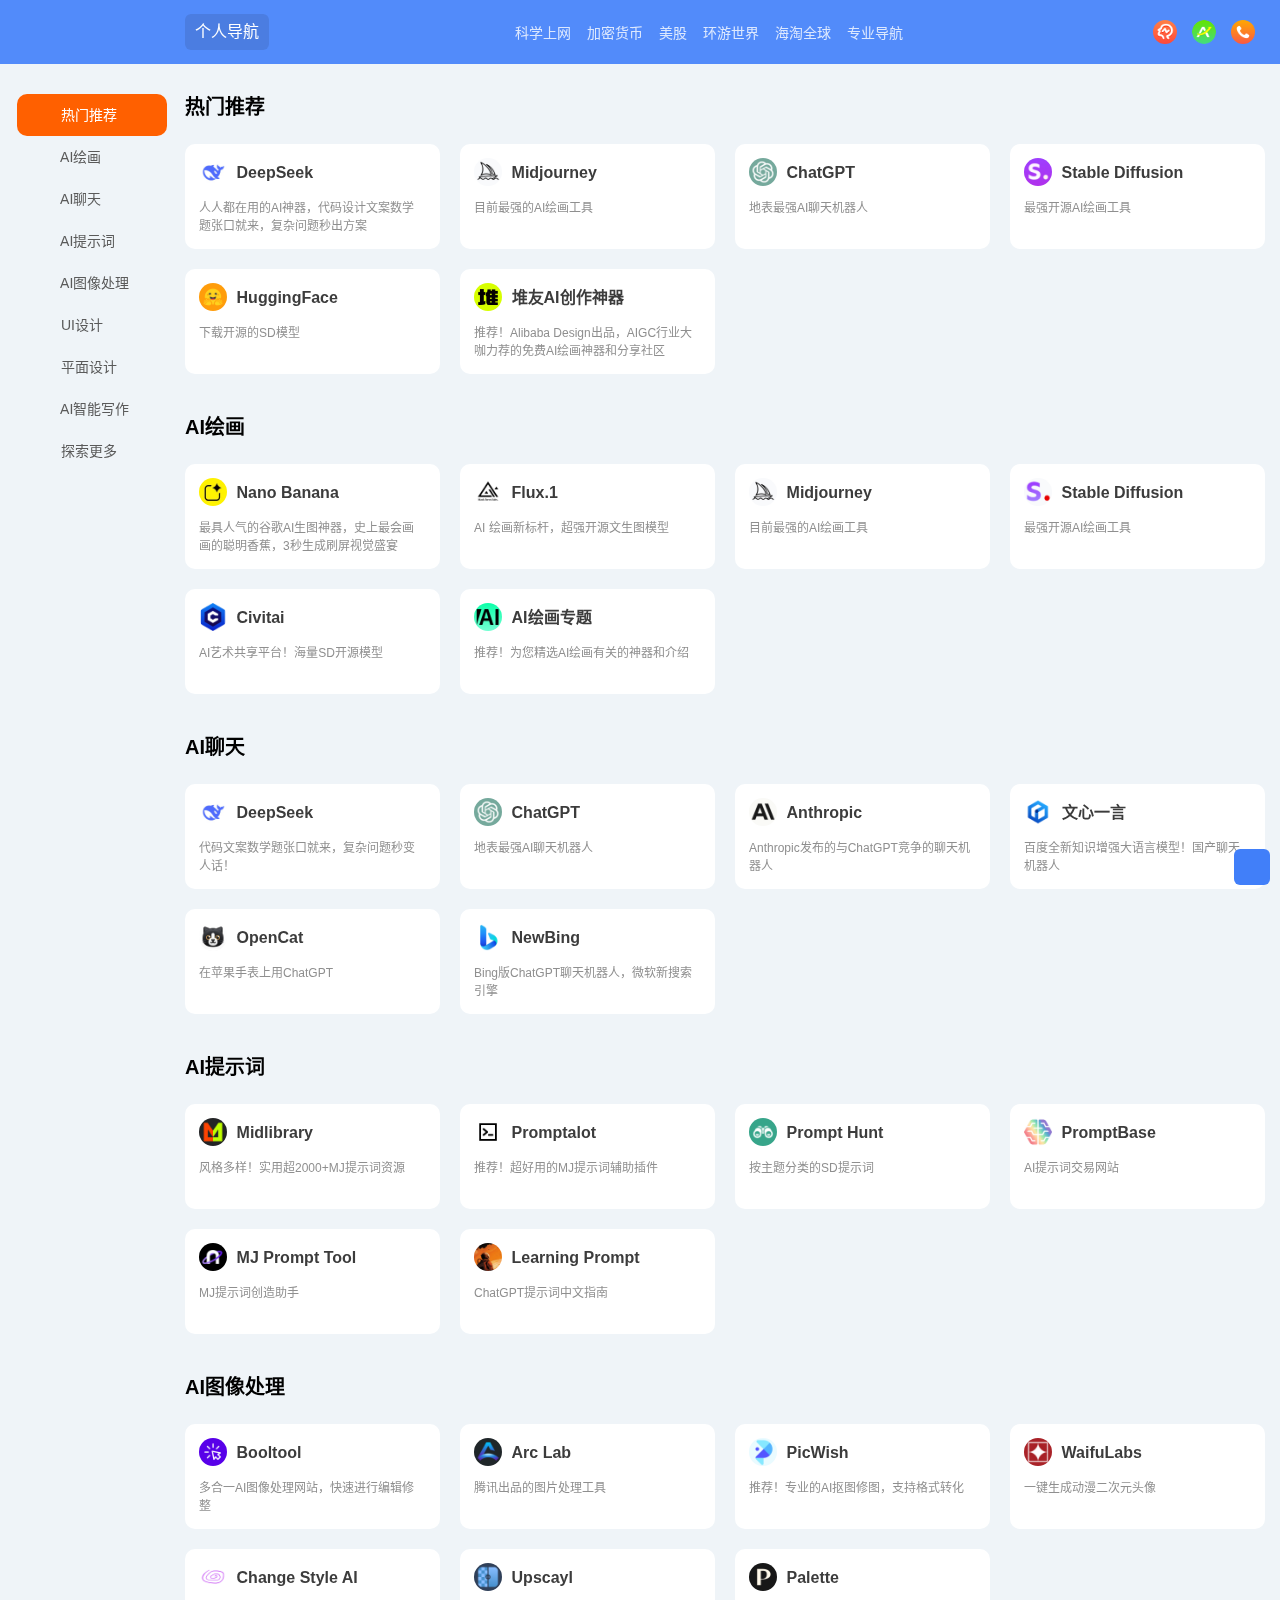
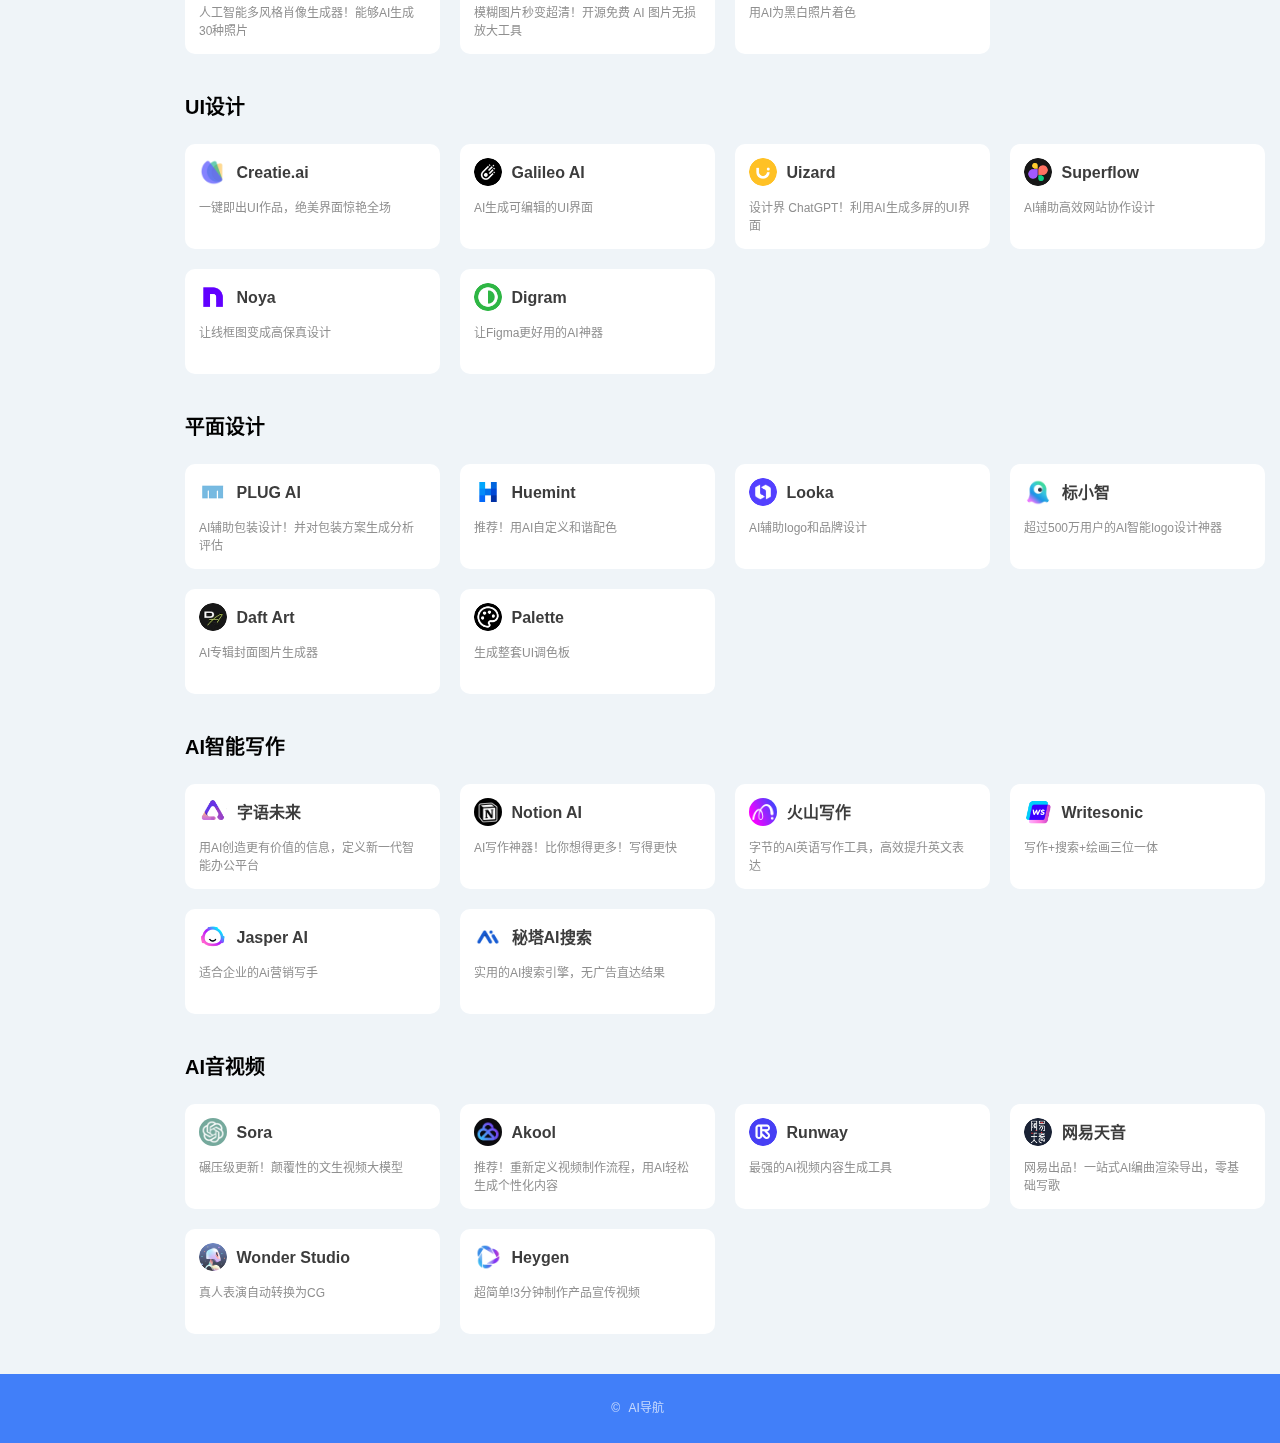
<file: index.html>
<!DOCTYPE html>
<!--[if lt IE 9]> <html class="no-js oldie" lang="zh-CN"> <![endif]-->
<!--[if IE 9]> <html class="no-js ie9" lang="zh-CN"> <![endif]-->
<!--[if gt IE 9]><!--> <html lang="zh-CN" class="no-js"> <!--<![endif]-->
<head>
<meta charset="utf-8">
<meta name="viewport" content="width=device-width,initial-scale=1,user-scalable=no" />
<meta http-equiv="X-UA-Compatible" content="ie=edge">
<title>AI导航</title>
<meta http-equiv="Cache-Control" content="no-cache, no-store, must-revalidate" />
<meta http-equiv="Pragma" content="no-cache">
<meta http-equiv="Cache" content="no-cache">
<meta http-equiv="Expires" content="-1">
<meta name="description" content="AI导航"/>
<meta name="Keywords" content="AI导航"/>
<link rel="shortcut icon" href="favicon.ico" type="image/x-icon" />
<link rel="apple-touch-icon-precomposed" href="../ai/ico-apple.jpg" />
<link rel="apple-touch-icon" sizes="76x76" href="../ai/ico-apple.jpg" />
<link rel="apple-touch-icon" sizes="120x120" href="../ai/ico-apple.jpg" />
<link rel="apple-touch-icon" sizes="152x152" href="../ai/ico-apple.jpg" />
<link rel="apple-touch-icon" sizes="180x180" href="../ai/ico-apple.jpg" />
<link rel="stylesheet" href="../ai/css/fontello.css?v=hao0.2.46" type="text/css" media="all" />
<link rel="stylesheet" href="../ai/css/styles.css?v=0.2.46" />
<link rel="stylesheet" href="../zymPlayer.css" />
<script type="text/javascript">
	var userAgent = navigator.userAgent; //取得浏览器的userAgent字符串
	var isBot=userAgent.search(/Alexabot|ia_archiver|bot|spider|Slurp/i) > -1;
	var isIE = userAgent.indexOf("compatible") > -1 && userAgent.indexOf("MSIE") > -1; //判断是否IE<11浏览器
	var isOldIE=isIE && userAgent.search(/msie\s?(9|10)\./i) < 0;//低于IE9
	var isIE11 = userAgent.indexOf('Trident') > -1 && userAgent.indexOf("rv:11.0") > -1;
	if (isOldIE && !isBot) {
		location.href="https://google.cn/chrome";	
	}
	if (isIE) {
		document.write('<link rel="stylesheet" href="../ai/css/ie9.css?v=0.2.46" type="text/css" media="all" />');
	}
	</script>
</head>
<body class="body-ai page-ai has-header-fixed">
<div id="app"><header class="header">
    <div class="container">
        <h2 class="logo wrap-left ">
            <a href="/" target="_blank" class="logo-a">
                <i class="logo-img">
                    <svg viewBox="0 0 87 54">
    <title>AI导航</title>
    <g>
        logo
    </g>
</svg>                </i>
            </a>
                    </h2>
        <div class="header-main flex">
            <div class="h-item h-title">
                <div class="part-header-bar-title ">
<h1 class="page-title">
<strong class="title">个人导航</strong>
</h1>
</div>            
</div>
<div class="h-item h-menus">
<div class="part-header-bar-menu ">
<div class="b-wrap flex">
<div class="menu-item menu-item-0">
<a class="menu-a" href="#" target="_blank">科学上网</a>
<div class="submenu more">
<div class="submenu-wrap">

<a class="submenu-item" href="https://dir3.bnaffloop.com/#/register?code=9htslSgz" rel="nofollow">
<div class="submenu-item-wrap">
<div class="submenu-item-icon"><i class="icon icon-icon-group-hot"></i></div>
<div class="submenu-item-title">Bitz Net</div></div>
</a>
<a class="submenu-item" href="https://nordvpn.com" rel="nofollow">
<div class="submenu-item-wrap">
<div class="submenu-item-icon"><i class="icon icon-channel-2"></i></div>
<div class="submenu-item-title">Nord</div></div>
</a>
<a class="submenu-item" href="https://bitbucket.org/letsgo666/letsgogo_5/src/main/README.md" rel="nofollow">
<div class="submenu-item-wrap">
<div class="submenu-item-icon"><i class="icon icon-photo9"></i></div>
<div class="submenu-item-title">快连</div></div>
</a>
<a class="submenu-item" href="https://getoutline.org" rel="nofollow">
<div class="submenu-item-wrap">
<div class="submenu-item-icon"><i class="icon icon-channel-3"></i></div>
 <div class="submenu-item-title">Outline</div></div>
</a>
</div>
</div>
</div>
<div class="menu-item menu-item-1">
<a class="menu-a" href="#" target="_blank">加密货币</a>
<div class="submenu more">
<div class="submenu-wrap">
<a class="submenu-item" href="#">
<div class="submenu-item-wrap">
<div class="submenu-item-icon"><i class="icon icon-nav-hao-1"></i></div>
<div class="submenu-item-title">优设导航</div></div>
</a>
<a class="submenu-item" href="#">
<div class="submenu-item-wrap">
<div class="submenu-item-icon"><i class="icon icon-nav-ai"></i></div>
<div class="submenu-item-title">AI导航</div></div>
</a>
<a class="submenu-item" href="#">
<div class="submenu-item-wrap">
<div class="submenu-item-icon"><i class="icon icon-font"></i></div>
<div class="submenu-item-title">字体导航</div></div>
</a>
<a class="submenu-item" href="#">
<div class="submenu-item-wrap">
<div class="submenu-item-icon"><i class="icon icon-nav-hao-4"></i></div>
<div class="submenu-item-title">色彩导航</div></div>
</a>
<a class="submenu-item" href="#">
<div class="submenu-item-wrap">
<div class="submenu-item-icon"><i class="icon icon-nav-hao-2"></i></div>
<div class="submenu-item-title">图书导航</div></div>
</a>
</div></div></div>
<div class="menu-item menu-item-2">
<a class="menu-a" href="#" target="_blank">美股</a>
<div class="submenu ">
<div class="submenu-wrap">
<a class="submenu-item" href="#">
<div class="submenu-item-wrap">
<div class="submenu-item-icon"><i class="icon icon-h-subject"></i></div>
<div class="submenu-item-title">优设课堂</div></div>
</a>
<a class="submenu-item" href="#">
<div class="submenu-item-wrap">
<div class="submenu-item-icon"><i class="icon icon-nav-ai"></i></div>
<div class="submenu-item-title">AI绘画入门</div></div>
</a>
<a class="submenu-item" href="#">
<div class="submenu-item-wrap">
<div class="submenu-item-icon"><i class="icon icon-course-1"></i></div>
<div class="submenu-item-title">AI视频入门</div></div>
</a>
<a class="submenu-item" href="#">
<div class="submenu-item-wrap">
<div class="submenu-item-icon"><i class="icon icon-course-1"></i></div>
<div class="submenu-item-title">AI视频入门</div></div>
</a>
<a class="submenu-item" href="#">
<div class="submenu-item-wrap">
<div class="submenu-item-icon"><i class="icon icon-course-1"></i></div>
<div class="submenu-item-title">AI视频入门</div></div>
</a>
</div></div></div>
<div class="menu-item menu-item-3">
<a class="menu-a" href="#" target="_blank">环游世界</a>
<div class="submenu more">
<div class="submenu-wrap">
<a class="submenu-item" href="#">
<div class="submenu-item-wrap">
<div class="submenu-item-icon"><i class="icon icon-nav-course-1"></i></div>
<div class="submenu-item-title">AI自学网</div></div>
</a>
<a class="submenu-item" href="#">
<div class="submenu-item-wrap">
<div class="submenu-item-icon"><i class="icon icon-channel-4"></i></div>
<div class="submenu-item-title">AIGC</div></div>
</a>
<a class="submenu-item" href="#">
<div class="submenu-item-wrap">
<div class="submenu-item-icon"><i class="icon icon-icon-sd"></i></div>
<div class="submenu-item-title">Stable Diffusion</div></div>
</a>
<a class="submenu-item" href="#">
<div class="submenu-item-wrap">
<div class="submenu-item-icon"><i class="icon icon-icon-mj"></i></div>
<div class="submenu-item-title">Midjourney</div></div>
</a>
<a class="submenu-item" href="#">
<div class="submenu-item-wrap">
<div class="submenu-item-icon"><i class="icon icon-i-ai"></i></div>
<div class="submenu-item-title">AI创作</div></div>
</a>
</div></div></div>
<div class="menu-item menu-item-4">
<a class="menu-a" href="#" target="_blank">海淘全球</a>
<div class="submenu more">
<div class="submenu-wrap">
<a class="submenu-item" href="#">
<div class="submenu-item-wrap">
<div class="submenu-item-icon"><i class="icon icon-i-emoji"></i></div>
<div class="submenu-item-title">全部案例</div></div>
</a>
<a class="submenu-item" href="#">
<div class="submenu-item-wrap">
<div class="submenu-item-icon"><i class="icon icon-graphic"></i></div>
<div class="submenu-item-title">品牌设计</div></div>
</a>
<a class="submenu-item" href="#">
<div class="submenu-item-wrap">
<div class="submenu-item-icon"><i class="icon icon-nav-icon-7"></i></div>
<div class="submenu-item-title">UI设计</div></div>
</a>
<a class="submenu-item" href="#">
<div class="submenu-item-wrap">
<div class="submenu-item-icon"><i class="icon icon-i-illustration"></i></div>
<div class="submenu-item-title">插画设计</div></div>
</a>
<a class="submenu-item" href="#">
<div class="submenu-item-wrap">
<div class="submenu-item-icon"><i class="icon icon-article-7"></i></div>
<div class="submenu-item-title">电商设计</div></div>
</a>
</div></div></div>
<div class="menu-item menu-item-5">
<a class="menu-a" href="#" target="_blank">专业导航</a>
<div class="submenu more">
<div class="submenu-wrap">
<a class="submenu-item" href="#">
<div class="submenu-item-wrap">
<div class="submenu-item-icon"><i class="icon icon-icon-group-hot"></i></div>
<div class="submenu-item-title">AI导航</div></div>
</a>
<a class="submenu-item" href="#">
<div class="submenu-item-wrap">
<div class="submenu-item-icon"><i class="icon icon-font"></i></div>
<div class="submenu-item-title">币圈导航</div></div>
</a>
<a class="submenu-item" href="#">
<div class="submenu-item-wrap">
<div class="submenu-item-icon"><i class="icon icon-nav-font-3"></i></div>
<div class="submenu-item-title">美股导航</div></div>
</a>
<a class="submenu-item" href="#">
<div class="submenu-item-wrap">
<div class="submenu-item-icon"><i class="icon icon-nav-font-4"></i></div>
<div class="submenu-item-title">海淘导航</div></div>
</a>
<a class="submenu-item" href="#">
<div class="submenu-item-wrap">
<div class="submenu-item-icon"><i class="icon icon-smile"></i></div>
<div class="submenu-item-title">旅行导航</div></div>
</a>
</div>
</div>
</div>
</div>
</div>            
</div>
<div class="h-subs h-item">
 <div class="part-header-bar-recommend ">
 <div class="b-wrap flex">
<a href="#" target="_blank">
<i class="item-thumb">
<i class="thumb thumb-round" style="background-image:url(../ai/img/dh-pic-2.jpg);"></i>
</i><i class="txt">链接1</i></a>
<a href="#" target="_blank">
<i class="item-thumb">
<i class="thumb thumb-round" style="background-image:url(../ai/img/club-icon.png);"></i></i> 
<i class="txt">链接2</i></a>
<a href="#" target="_blank">
<i class="item-thumb">
<i class="thumb thumb-round" style="background-image:url(../ai/img/dh-pic-3-1.jpg);"></i></i> 
<i class="txt">链接3</i></a>
</div>
</div>                
    <div is="header-login"></div>
            </div>
        </div>
    </div>
</header><div class="part-main">
    <div class="container">
    <div class="main">
        <div class="main-wrap">
<div is="mobile-menu"></div>
<div class="part-cats-loop">
<div class="part-uisdc-ai">
    <div is="uisdc-ai" index=0></div>
</div>
<!--hot begin-->
<div class="part-cat-block part-cat-block-ai">
    <h2 class="c-title" id="hot"><div class="l"><strong>热门推荐</strong></div>
        <div class="r"></div></h2>
        <div class="c-content ">
            <div class="c-loop c-loop-ai flex">
                <div class="part-item-website f-item p-item">
<a class="f-box" href="https://www.deepseek.com/" target="_blank">
<h3 class="item-title">
<i class="item-ico"><i class="thumb thumb-img"><img src="../ai/icon/deepseek.jpg" alt="DeepSeek"></i></i>
<strong class="title"> DeepSeek </strong>
</h3>
    <div class="item-desc">人人都在用的AI神器，代码设计文案数学题张口就来，复杂问题秒出方案</div>
    <!--<div class="item-tag">
        <span class="tag tag-76736e3d">推荐</span>
        <span class="tag tag-33382673">CN</span>
    </div>-->
</a>
</div>
<div class="part-item-website f-item p-item">
    <a class="f-box" href="https://www.midjourney.com/" target="_blank">
    <h3 class="item-title">
        <i class="item-ico">
            <i class="thumb thumb-img">
                <img src="../ai/icon/Midjourney.png" alt="Midjourney ">
            </i>
        </i>
        <strong class="title"> Midjourney  </strong>
    </h3>
    <div class="item-desc">目前最强的AI绘画工具</div>
</a>
</div><div class="part-item-website f-item p-item">
    <a class="f-box" href="https://chat.openai.com" target="_blank">
    <h3 class="item-title">
        <i class="item-ico">
            <i class="thumb thumb-img">
                <img src="../ai/icon/ChatGPT.png" alt="ChatGPT">
            </i>
        </i>
        <strong class="title"> ChatGPT </strong>
    </h3>
    <div class="item-desc">地表最强AI聊天机器人</div>
    </a>
</div><div class="part-item-website f-item p-item">
    <a class="f-box" href="https://stability.ai" target="_blank">
    <h3 class="item-title">
        <i class="item-ico">
            <i class="thumb thumb-img">
                <img src="../ai/icon/sd.jpg" alt="Stable Diffusion">
            </i>
        </i>
        <strong class="title"> Stable Diffusion </strong>
    </h3>
    <div class="item-desc">最强开源AI绘画工具</div>
</a>
</div><div class="part-item-website f-item p-item">
    <a class="f-box" href="https://huggingface.co/" target="_blank">
    <h3 class="item-title">
        <i class="item-ico">
            <i class="thumb thumb-img">
                <img src="../ai/icon/HuggingFace.png" alt="HuggingFace">
            </i>
        </i>
        <strong class="title"> HuggingFace </strong>
    </h3>
    <div class="item-desc">下载开源的SD模型</div>

</a>
</div>
<div class="part-item-website f-item p-item">
    <a class="f-box" href="https://d.design/ai?from=ysaidh" target="_blank">
    <h3 class="item-title">
        <i class="item-ico">
            <i class="thumb thumb-img">
                <img src="../ai/icon/duiyou.jpg" alt="堆友AI创作神器">
            </i>
        </i>
        <strong class="title"> 堆友AI创作神器 </strong>
    </h3>
    <div class="item-desc">推荐！Alibaba Design出品，AIGC行业大咖力荐的免费AI绘画神器和分享社区</div>

</a>
</div>


</div>
</div>
</div>
<!--hot end-->
<!--smart1 begin-->
<div class="part-cat-block part-cat-block-ai">
    <h2 class="c-title" id="smart1">
        <div class="l"><strong>AI绘画</strong></div>
        <div class="r"></div></h2>
        <div class="c-content ">
            <div class="c-loop c-loop-ai flex">
                
                <div class="part-item-website f-item p-item">
                    <a class="f-box" href="https://aistudio.google.com/prompts/new_chat" target="_blank">
    <h3 class="item-title">
        <i class="item-ico">
            <i class="thumb thumb-img">
                <img src="../ai/icon/nanobanana.webp" alt="Nano Banana">
            </i>
        </i>
        <strong class="title"> Nano Banana </strong>
    </h3>
    <div class="item-desc">最具人气的谷歌AI生图神器，史上最会画画的聪明香蕉，3秒生成刷屏视觉盛宴</div></a>
</div>

<div class="part-item-website f-item p-item"><a class="f-box" href="https://blackforestlabs.ai" target="_blank">
    <h3 class="item-title">
        <i class="item-ico">
            <i class="thumb thumb-img">
                <img src="../ai/icon/FLUX.1.jpg" alt="Flux.1">
            </i>
        </i>
        <strong class="title"> Flux.1 </strong>
    </h3>
    <div class="item-desc">AI 绘画新标杆，超强开源文生图模型</div></a>
</div>

<div class="part-item-website f-item p-item"><a class="f-box" href="https://www.midjourney.com/" target="_blank">
    <h3 class="item-title">
        <i class="item-ico">
            <i class="thumb thumb-img">
                <img src="../ai/icon/Midjourney.png" alt="Midjourney ">
            </i>
        </i>
        <strong class="title"> Midjourney  </strong>
    </h3>
    <div class="item-desc">目前最强的AI绘画工具</div></a>
</div>

<div class="part-item-website f-item p-item"><a class="f-box" href="https://stability.ai" target="_blank">
    <h3 class="item-title">
        <i class="item-ico">
            <i class="thumb thumb-img">
                <img src="../ai/icon/stable.png" alt="Stable Diffusion">
            </i>
        </i>
        <strong class="title"> Stable Diffusion </strong>
    </h3>
    <div class="item-desc">最强开源AI绘画工具</div></a>
</div>

<div class="part-item-website f-item p-item"><a class="f-box" href="https://civitai.com/" target="_blank">
    <h3 class="item-title">
        <i class="item-ico">
            <i class="thumb thumb-img">
                <img src="../ai/icon/Civitai.png" alt="Civitai">
            </i>
        </i>
        <strong class="title"> Civitai </strong>
    </h3>
    <div class="item-desc">AI艺术共享平台！海量SD开源模型</div></a>
</div>

<div class="part-item-website f-item p-item"><a class="f-box" href="https://ai.fanslee.com" target="_blank">
    <h3 class="item-title">
        <i class="item-ico">
            <i class="thumb thumb-img">
                <img src="../ai/icon/aizt.png" alt="AI绘画专题">
            </i>
        </i>
        <strong class="title"> AI绘画专题 </strong>
    </h3>
    <div class="item-desc">推荐！为您精选AI绘画有关的神器和介绍</div></a>
</div>

</div>
</div>
</div>
<!--smart1 end-->
<div class="part-cat-block part-cat-block-ai">
    <h2 class="c-title" id="smart2">
        <div class="l"><strong>AI聊天</strong></div>
        <div class="r"></div></h2>
        <div class="c-content ">
            <div class="c-loop c-loop-ai flex">
                
                <div class="part-item-website f-item p-item">
                    <a class="f-box" href="https://www.deepseek.com/" target="_blank">
    <h3 class="item-title">
        <i class="item-ico">
            <i class="thumb thumb-img">
                <img src="../ai/icon/deepseek.jpg" alt="DeepSeek">
            </i>
        </i>
        <strong class="title"> DeepSeek </strong>
    </h3>
    <div class="item-desc">代码文案数学题张口就来，复杂问题秒变人话！</div></a>
</div>
<div class="part-item-website f-item p-item"><a class="f-box" href="https://chat.openai.com" target="_blank">
    <h3 class="item-title">
        <i class="item-ico">
            <i class="thumb thumb-img">
                <img src="../ai/icon/ChatGPT.png" alt="ChatGPT">
            </i>
        </i>
        <strong class="title"> ChatGPT<i class="show-hover"><i class="icon-rocket"></i></i> </strong>
    </h3>
    <div class="item-desc">地表最强AI聊天机器人</div></a>
</div>
<div class="part-item-website f-item p-item"><a class="f-box" href="https://www.anthropic.com/" target="_blank">
    <h3 class="item-title">
        <i class="item-ico">
            <i class="thumb thumb-img">
                <img src="../ai/icon/Anthropi.png" alt="Anthropic">
            </i>
        </i>
        <strong class="title"> Anthropic </strong>
    </h3>
    <div class="item-desc">Anthropic发布的与ChatGPT竞争的聊天机器人</div></a>
</div>
<div class="part-item-website f-item p-item"><a class="f-box" href="https://yiyan.baidu.com/?utm_source=uisdc" target="_blank">
    <h3 class="item-title">
        <i class="item-ico">
            <i class="thumb thumb-img">
                <img src="../ai/icon/wxyy.png" alt="文心一言">
            </i>
        </i>
        <strong class="title"> 文心一言 </strong>
    </h3>
    <div class="item-desc">百度全新知识增强大语言模型！国产聊天机器人</div></a>
</div>
<div class="part-item-website f-item p-item"><a class="f-box" href="https://apps.apple.com/us/app/opencat/id6445999201" target="_blank">
    <h3 class="item-title">
        <i class="item-ico">
            <i class="thumb thumb-img">
                <img src="../ai/icon/OpenCat.png" alt="OpenCat">
            </i>
        </i>
        <strong class="title"> OpenCat </strong>
    </h3>
    <div class="item-desc">在苹果手表上用ChatGPT</div></a>
</div>
<div class="part-item-website f-item p-item"><a class="f-box" href="https://www.bing.com/new" target="_blank">
    <h3 class="item-title">
        <i class="item-ico">
            <i class="thumb thumb-img">
                <img src="../ai/icon/newbing.png" alt="NewBing ">
            </i>
        </i>
        <strong class="title"> NewBing  </strong>
    </h3>
    <div class="item-desc">Bing版ChatGPT聊天机器人，微软新搜索引擎</div></a>
</div>

</div>
</div>
</div>
<div class="part-cat-block part-cat-block-ai">
    <h2 class="c-title" id="smart3">
        <div class="l"><strong>AI提示词</strong></div>
        <div class="r"></div></h2>
        <div class="c-content ">
            <div class="c-loop c-loop-ai flex">
                
                <div class="part-item-website f-item p-item">
                    <a class="f-box" href="https://midlibrary.io/" target="_blank">
    <h3 class="item-title">
        <i class="item-ico">
            <i class="thumb thumb-img">
                <img src="../ai/icon/Midlibrary.jpg" alt="Midlibrary">
            </i>
        </i>
        <strong class="title"> Midlibrary </strong>
    </h3>
    <div class="item-desc">风格多样！实用超2000+MJ提示词资源</div></a>
</div>
<div class="part-item-website f-item p-item"><a class="f-box" href="https://promptalot.com/" target="_blank">
    <h3 class="item-title">
        <i class="item-ico">
            <i class="thumb thumb-img">
                <img src="../ai/icon/promptalot.jpg" alt="Promptalot">
            </i>
        </i>
        <strong class="title"> Promptalot </strong>
    </h3>
    <div class="item-desc">推荐！超好用的MJ提示词辅助插件</div></a>
</div>
<div class="part-item-website f-item p-item"><a class="f-box" href="https://www.prompthunt.com/explore" target="_blank">
    <h3 class="item-title">
        <i class="item-ico">
            <i class="thumb thumb-img">
                <img src="../ai/icon/PromptHunt.png" alt="Prompt Hunt">
            </i>
        </i>
        <strong class="title"> Prompt Hunt </strong>
    </h3>
    <div class="item-desc">按主题分类的SD提示词</div></a>
</div>
<div class="part-item-website f-item p-item"><a class="f-box" href="https://promptbase.com/" target="_blank">
    <h3 class="item-title">
        <i class="item-ico">
            <i class="thumb thumb-img">
                <img src="../ai/icon/PromptBase.png" alt="PromptBase">
            </i>
        </i>
        <strong class="title"> PromptBase </strong>
    </h3>
    <div class="item-desc">AI提示词交易网站</div></a>
</div>
<div class="part-item-website f-item p-item"><a class="f-box" href="https://prompt.noonshot.com/" target="_blank">
    <h3 class="item-title">
        <i class="item-ico">
            <i class="thumb thumb-img">
                <img src="../ai/icon/Noonshot.png" alt="MJ Prompt Tool">
            </i>
        </i>
        <strong class="title"> MJ Prompt Tool </strong>
    </h3>
    <div class="item-desc">MJ提示词创造助手</div></a>
</div>
<div class="part-item-website f-item p-item"><a class="f-box" href="https://learningprompt.wiki/" target="_blank">
    <h3 class="item-title">
        <i class="item-ico">
            <i class="thumb thumb-img">
                <img src="../ai/icon/Learning.png" alt="Learning Prompt">
            </i>
        </i>
        <strong class="title"> Learning Prompt </strong>
    </h3>
    <div class="item-desc">ChatGPT提示词中文指南</div></a>
</div>

</div>
</div>
</div>
<div class="part-cat-block part-cat-block-ai">
    <h2 class="c-title" id="smart4">
        <div class="l"><strong>AI图像处理</strong></div>
        <div class="r"></div></h2>
        <div class="c-content ">
            <div class="c-loop c-loop-ai flex">
                
                <div class="part-item-website f-item p-item">
                    <a class="f-box" href="https://booltool.boolv.tech/home" target="_blank">
    <h3 class="item-title">
        <i class="item-ico">
            <i class="thumb thumb-img">
                <img src="../ai/icon/Booltool.png" alt="Booltool">
            </i>
        </i>
        <strong class="title"> Booltool </strong>
    </h3>
    <div class="item-desc">多合一AI图像处理网站，快速进行编辑修整</div></a>
</div>
<div class="part-item-website f-item p-item"><a class="f-box" href="https://arc.tencent.com/zh/ai-demos/faceRestoration" target="_blank">
    <h3 class="item-title">
        <i class="item-ico">
            <i class="thumb thumb-img">
                <img src="../ai/icon/arc.png" alt="Arc Lab">
            </i>
        </i>
        <strong class="title"> Arc Lab </strong>
    </h3>
    <div class="item-desc">腾讯出品的图片处理工具</div></a>
</div>
<div class="part-item-website f-item p-item"><a class="f-box" href="https://picwish.com/" target="_blank">
    <h3 class="item-title">
        <i class="item-ico">
            <i class="thumb thumb-img">
                <img src="../ai/icon/PicWish.png" alt="PicWish">
            </i>
        </i>
        <strong class="title"> PicWish </strong>
    </h3>
    <div class="item-desc">推荐！专业的AI抠图修图，支持格式转化</div></a>
</div>
<div class="part-item-website f-item p-item"><a class="f-box" href="https://waifulabs.com/" target="_blank">
    <h3 class="item-title">
        <i class="item-ico">
            <i class="thumb thumb-img">
                <img src="../ai/icon/Waifulabs.png" alt="WaifuLabs">
            </i>
        </i>
        <strong class="title"> WaifuLabs </strong>
    </h3>
    <div class="item-desc">一键生成动漫二次元头像</div></a>
</div>
<div class="part-item-website f-item p-item"><a class="f-box" href="https://changestyleai.com/" target="_blank">
    <h3 class="item-title">
        <i class="item-ico">
            <i class="thumb thumb-img">
                <img src="../ai/icon/Change.png" alt="Change Style AI">
            </i>
        </i>
        <strong class="title"> Change Style AI </strong>
    </h3>
    <div class="item-desc">人工智能多风格肖像生成器！能够AI生成30种照片</div></a>
</div>
<div class="part-item-website f-item p-item"><a class="f-box" href="https://www.upscayl.org/" target="_blank">
    <h3 class="item-title">
        <i class="item-ico">
            <i class="thumb thumb-img">
                <img src="../ai/icon/upscayl.png" alt="Upscayl ">
            </i>
        </i>
        <strong class="title"> Upscayl  </strong>
    </h3>
    <div class="item-desc">模糊图片秒变超清！开源免费 AI 图片无损放大工具</div></a>
</div>
<div class="part-item-website f-item p-item"><a class="f-box" href="https://palette.fm/" target="_blank">
    <h3 class="item-title">
        <i class="item-ico">
            <i class="thumb thumb-img">
                <img src="../ai/icon/Palette.png" alt="Palette">
            </i>
        </i>
        <strong class="title"> Palette </strong>
    </h3>
    <div class="item-desc">用AI为黑白照片着色</div></a>
</div>

</div>
</div>
</div>
<div class="part-cat-block part-cat-block-ai">
    <h2 class="c-title" id="smart5">
        <div class="l"><strong>UI设计</strong></div>
        <div class="r"></div></h2><div class="c-content ">
            <div class="c-loop c-loop-ai flex">
                <div class="part-item-website f-item p-item">
                    <a class="f-box" href="https://creatie.ai/" target="_blank">
    <h3 class="item-title">
        <i class="item-ico">
            <i class="thumb thumb-img">
                <img src="../ai/icon/creatie.jpg" alt="Creatie.ai">
            </i>
        </i>
        <strong class="title"> Creatie.ai </strong>
    </h3>
    <div class="item-desc">一键即出UI作品，绝美界面惊艳全场</div></a>
</div><div class="part-item-website f-item p-item"><a class="f-box" href="https://www.usegalileo.ai/" target="_blank">
    <h3 class="item-title">
        <i class="item-ico">
            <i class="thumb thumb-img">
                <img src="../ai/icon/GalileoAI.png" alt="Galileo AI">
            </i>
        </i>
        <strong class="title"> Galileo AI </strong>
    </h3>
    <div class="item-desc">AI生成可编辑的UI界面</div></a>
</div><div class="part-item-website f-item p-item"><a class="f-box" href="https://uizard.io/autodesigner/" target="_blank">
    <h3 class="item-title">
        <i class="item-ico">
            <i class="thumb thumb-img">
                <img src="../ai/icon/Uizard.png" alt="Uizard">
            </i>
        </i>
        <strong class="title"> Uizard </strong>
    </h3>
    <div class="item-desc">设计界 ChatGPT！利用AI生成多屏的UI界面</div></a>
</div><div class="part-item-website f-item p-item"><a class="f-box" href="https://www.usesuperflow.com/" target="_blank">
    <h3 class="item-title">
        <i class="item-ico">
            <i class="thumb thumb-img">
                <img src="../ai/icon/Superflow.png" alt="Superflow">
            </i>
        </i>
        <strong class="title"> Superflow </strong>
    </h3>
    <div class="item-desc">AI辅助高效网站协作设计</div></a>
</div><div class="part-item-website f-item p-item"><a class="f-box" href="https://www.noya.io/" target="_blank">
    <h3 class="item-title">
        <i class="item-ico">
            <i class="thumb thumb-img">
                <img src="../ai/icon/Noya.png" alt="Noya">
            </i>
        </i>
        <strong class="title"> Noya </strong>
    </h3>
    <div class="item-desc">让线框图变成高保真设计</div></a>
</div>
<div class="part-item-website f-item p-item"><a class="f-box" href="https://diagram.com/" target="_blank">
    <h3 class="item-title">
        <i class="item-ico">
            <i class="thumb thumb-img">
                <img src="../ai/icon/Digram.png" alt="Digram">
            </i>
        </i>
        <strong class="title"> Digram </strong>
    </h3>
    <div class="item-desc">让Figma更好用的AI神器</div></a>
</div>

</div>
</div>
</div>
<div class="part-cat-block part-cat-block-ai">
    <h2 class="c-title" id="smart6">
        <div class="l"><strong>平面设计</strong></div>
        <div class="r"></div></h2>
        <div class="c-content ">
            <div class="c-loop c-loop-ai flex">

                <div class="part-item-website f-item p-item">
                    <a class="f-box" href="https://hp.package-ai.jp/" target="_blank">
    <h3 class="item-title">
        <i class="item-ico">
            <i class="thumb thumb-img">
                <img src="../ai/icon/package.png" alt="PLUG AI">
            </i>
        </i>
        <strong class="title"> PLUG AI </strong>
    </h3>
    <div class="item-desc">AI辅助包装设计！并对包装方案生成分析评估</div></a>
</div>
<div class="part-item-website f-item p-item"><a class="f-box" href="https://huemint.com/brand-intersection/" target="_blank">
    <h3 class="item-title">
        <i class="item-ico">
            <i class="thumb thumb-img">
                <img src="../ai/icon/Huemint.png" alt="Huemint">
            </i>
        </i>
        <strong class="title"> Huemint </strong>
    </h3>
    <div class="item-desc">推荐！用AI自定义和谐配色</div></a>
</div>
<div class="part-item-website f-item p-item"><a class="f-box" href="https://looka.com/" target="_blank">
    <h3 class="item-title">
        <i class="item-ico">
            <i class="thumb thumb-img">
                <img src="../ai/icon/Looka.png" alt="Looka">
            </i>
        </i>
        <strong class="title"> Looka </strong>
    </h3>
    <div class="item-desc">AI辅助logo和品牌设计</div></a>
</div>
<div class="part-item-website f-item p-item"><a class="f-box" href="https://www.logosc.cn/" target="_blank">
    <h3 class="item-title">
        <i class="item-ico">
            <i class="thumb thumb-img">
                <img src="../ai/icon/bxz.png" alt="标小智">
            </i>
        </i>
        <strong class="title"> 标小智 </strong>
    </h3>
    <div class="item-desc">超过500万用户的AI智能logo设计神器</div></a>
</div>
<div class="part-item-website f-item p-item"><a class="f-box" href="https://www.daftart.ai/" target="_blank">
    <h3 class="item-title">
        <i class="item-ico">
            <i class="thumb thumb-img">
                <img src="../ai/icon/DaftArt.png" alt="Daft Art">
            </i>
        </i>
        <strong class="title"> Daft Art </strong>
    </h3>
    <div class="item-desc">AI专辑封面图片生成器</div></a>
</div>
<div class="part-item-website f-item p-item"><a class="f-box" href="https://palette.tone-row.com/" target="_blank">
    <h3 class="item-title">
        <i class="item-ico">
            <i class="thumb thumb-img">
                <img src="../ai/icon/ToneRow.png" alt="Palette">
            </i>
        </i>
        <strong class="title"> Palette </strong>
    </h3>
    <div class="item-desc">生成整套UI调色板</div></a>
</div>

</div>
</div>
</div>
<div class="part-cat-block part-cat-block-ai">
    <h2 class="c-title" id="smart7">
        <div class="l"><strong>AI智能写作</strong></div>
        <div class="r"></div></h2><div class="c-content ">
            <div class="c-loop c-loop-ai flex">

                <div class="part-item-website f-item p-item">
                    <a class="f-box" href="https://getgetai.com/workstation?from=youshe" target="_blank">
    <h3 class="item-title">
        <i class="item-ico">
            <i class="thumb thumb-img">
                <img src="../ai/icon/getgetai.png" alt="字语未来">
            </i>
        </i>
        <strong class="title"> 字语未来 </strong>
    </h3>
    <div class="item-desc">用AI创造更有价值的信息，定义新一代智能办公平台</div></a>
</div>
<div class="part-item-website f-item p-item"><a class="f-box" href="https://www.notion.so/product/ai" target="_blank">
    <h3 class="item-title">
        <i class="item-ico">
            <i class="thumb thumb-img">
                <img src="../ai/icon/notion.jpg" alt="Notion AI">
            </i>
        </i>
        <strong class="title"> Notion AI </strong>
    </h3>
    <div class="item-desc">AI写作神器！比你想得更多！写得更快</div></a>
</div>
<div class="part-item-website f-item p-item"><a class="f-box" href="https://www.writingo.net/home" target="_blank">
    <h3 class="item-title">
        <i class="item-ico">
            <i class="thumb thumb-img">
                <img src="../ai/icon/writingo.png" alt="火山写作">
            </i>
        </i>
        <strong class="title"> 火山写作 </strong>
    </h3>
    <div class="item-desc">字节的AI英语写作工具，高效提升英文表达</div></a>
</div>
<div class="part-item-website f-item p-item"><a class="f-box" href="https://writesonic.com/" target="_blank">
    <h3 class="item-title">
        <i class="item-ico">
            <i class="thumb thumb-img">
                <img src="../ai/icon/writesonic.png" alt="Writesonic">
            </i>
        </i>
        <strong class="title"> Writesonic </strong>
    </h3>
    <div class="item-desc">写作+搜索+绘画三位一体</div></a>
</div>
<div class="part-item-website f-item p-item"><a class="f-box" href="https://www.jasper.ai/" target="_blank">
    <h3 class="item-title">
        <i class="item-ico">
            <i class="thumb thumb-img">
                <img src="../ai/icon/jasper-1.png" alt="Jasper AI">
            </i>
        </i>
        <strong class="title"> Jasper AI </strong>
    </h3>
    <div class="item-desc">适合企业的Ai营销写手</div></a>
</div>
<div class="part-item-website f-item p-item"><a class="f-box" href="https://metaso.cn/" target="_blank">
    <h3 class="item-title">
        <i class="item-ico">
            <i class="thumb thumb-img">
                <img src="../ai/icon/mita.jpg" alt="秘塔AI搜索">
            </i>
        </i>
        <strong class="title"> 秘塔AI搜索 </strong>
    </h3>
    <div class="item-desc">实用的AI搜索引擎，无广告直达结果</div></a>
</div>

</div>
</div>
</div>
<div class="part-cat-block part-cat-block-ai">
    <h2 class="c-title" id="smart8">
        <div class="l"><strong>AI音视频</strong></div>
        <div class="r"></div></h2>
        <div class="c-content ">
            <div class="c-loop c-loop-ai flex">

                <div class="part-item-website f-item p-item">
                    <a class="f-box" href="https://openai.com/sora" target="_blank">
    <h3 class="item-title">
        <i class="item-ico">
            <i class="thumb thumb-img">
                <img src="../ai/icon/ChatGPT.png" alt="Sora">
            </i>
        </i>
        <strong class="title"> Sora </strong>
    </h3>
    <div class="item-desc">碾压级更新！颠覆性的文生视频大模型</div></a>
</div>
<div class="part-item-website f-item p-item"><a class="f-box" href="https://akool.com/zh-cn" target="_blank">
    <h3 class="item-title">
        <i class="item-ico">
            <i class="thumb thumb-img">
                <img src="../ai/icon/Akool.webp" alt="Akool">
            </i>
        </i>
        <strong class="title"> Akool </strong>
    </h3>
    <div class="item-desc">推荐！重新定义视频制作流程，用AI轻松生成个性化内容</div></a>
</div>
<div class="part-item-website f-item p-item"><a class="f-box" href="https://runwayml.com" target="_blank">
    <h3 class="item-title">
        <i class="item-ico">
            <i class="thumb thumb-img">
                <img src="../ai/icon/Runway.png" alt="Runway">
            </i>
        </i>
        <strong class="title"> Runway </strong>
    </h3>
    <div class="item-desc">最强的AI视频内容生成工具</div></a>
</div>
<div class="part-item-website f-item p-item"><a class="f-box" href="https://tianyin.163.com/" target="_blank">
    <h3 class="item-title">
        <i class="item-ico">
            <i class="thumb thumb-img">
                <img src="../ai/icon/tianyin.png" alt="网易天音">
            </i>
        </i>
        <strong class="title"> 网易天音 </strong>
    </h3>
    <div class="item-desc">网易出品！一站式AI编曲渲染导出，零基础写歌</div></a>
</div>
<div class="part-item-website f-item p-item"><a class="f-box" href="https://wonderdynamics.com/" target="_blank">
    <h3 class="item-title">
        <i class="item-ico">
            <i class="thumb thumb-img">
                <img src="../ai/icon/Wonder.png" alt="Wonder Studio">
            </i>
        </i>
        <strong class="title"> Wonder Studio </strong>
    </h3>
    <div class="item-desc">真人表演自动转换为CG</div></a>
</div>
<div class="part-item-website f-item p-item"><a class="f-box" href="https://www.heygen.com" target="_blank">
    <h3 class="item-title">
        <i class="item-ico">
            <i class="thumb thumb-img">
                <img src="../ai/icon/heygen.jpg" alt="Heygen">
            </i>
        </i>
        <strong class="title"> Heygen </strong>
    </h3>
    <div class="item-desc">超简单!3分钟制作产品宣传视频</div></a>
</div>

</div>
</div>
</div>
<div class="part-new-courses" id="new_courses">
<div is="uisdc-new-courses"></div>
</div>
</div>   
</div>
</div>
<div class="part-sidebar">
<div class="sidebar-menu-wrap">
<div class="sidebar-menu ">
<ul class="menu">
<li class="menu-item"><a href="#hot" class="menu-a"><i class="in"><i class="ico icon-icon-group-hot"></i> 热门推荐</i></a></li>
<li class="menu-item"><a href="#smart1" class="menu-a"><i class="in"><i class="ico icon-i-illustration"></i> AI绘画</i></a></li>
 <li class="menu-item"><a href="#smart2" class="menu-a"><i class="in"><i class="ico icon-message"></i> AI聊天</i></a></li>
 <li class="menu-item"><a href="#smart3" class="menu-a"><i class="in"><i class="ico icon-nav-hot-1"></i> AI提示词</i></a></li>
 <li class="menu-item"><a href="#smart4" class="menu-a"><i class="in"><i class="ico icon-i-img"></i> AI图像处理</i></a></li>
 <li class="menu-item"><a href="#smart5" class="menu-a"><i class="in"><i class="ico icon-nav-icon-7"></i> UI设计</i></a></li>
 <li class="menu-item"><a href="#smart6" class="menu-a"><i class="in"><i class="ico icon-graphic"></i> 平面设计</i></a></li>
 <li class="menu-item"><a href="#smart7" class="menu-a"><i class="in"><i class="ico icon-article-2"></i> AI智能写作</i></a></li>
 <li class="menu-item"><a href="#smart8" class="menu-a"><i class="in"><i class="ico icon-nav-icon-13"></i> 探索更多</i></a></li>
</ul>
</div>
</div>
</div></div></div>
<div class="part-footer-top">
    <div class="container">

</div>
</div>
<div class="part-footer-copyright">
    <div class="statement">
    <p></p>
</div>
<div class="links">
    <!--<a href="#" target="_blank">文字</a><a href="#" target="_blank">文字</a><a href="#" target="_blk">文字</a>-->
</div>
<div class="copyright">
    &copy; <a href="/" target="_blank">AI导航</a> <!--<a href="https://beian.miit.gov.cn" target="_blank" rel="nofollow noreferrer" >备案号</a>-->
</div>
</div><div class="part-footer-fixed"><div class="fixed-right">
  <div is="uisdc-live"></div>
  <div class="gotop">
    <a href="#" class="go_top item"> <i class="icon-top2"></i> </a> 
</div>
</div>
</div>
</div>
<script src="../ai/js/jquery.js" charset="utf-8"></script>
<script src="../ai/js/vue.js" charset="utf-8"></script>
<script src="../ai/js/touchEvent.js" charset="utf-8"></script>
<script src="../ai/js/web.js?v=0.2.46" charset="utf-8"></script>
</body>
</html>
</file>
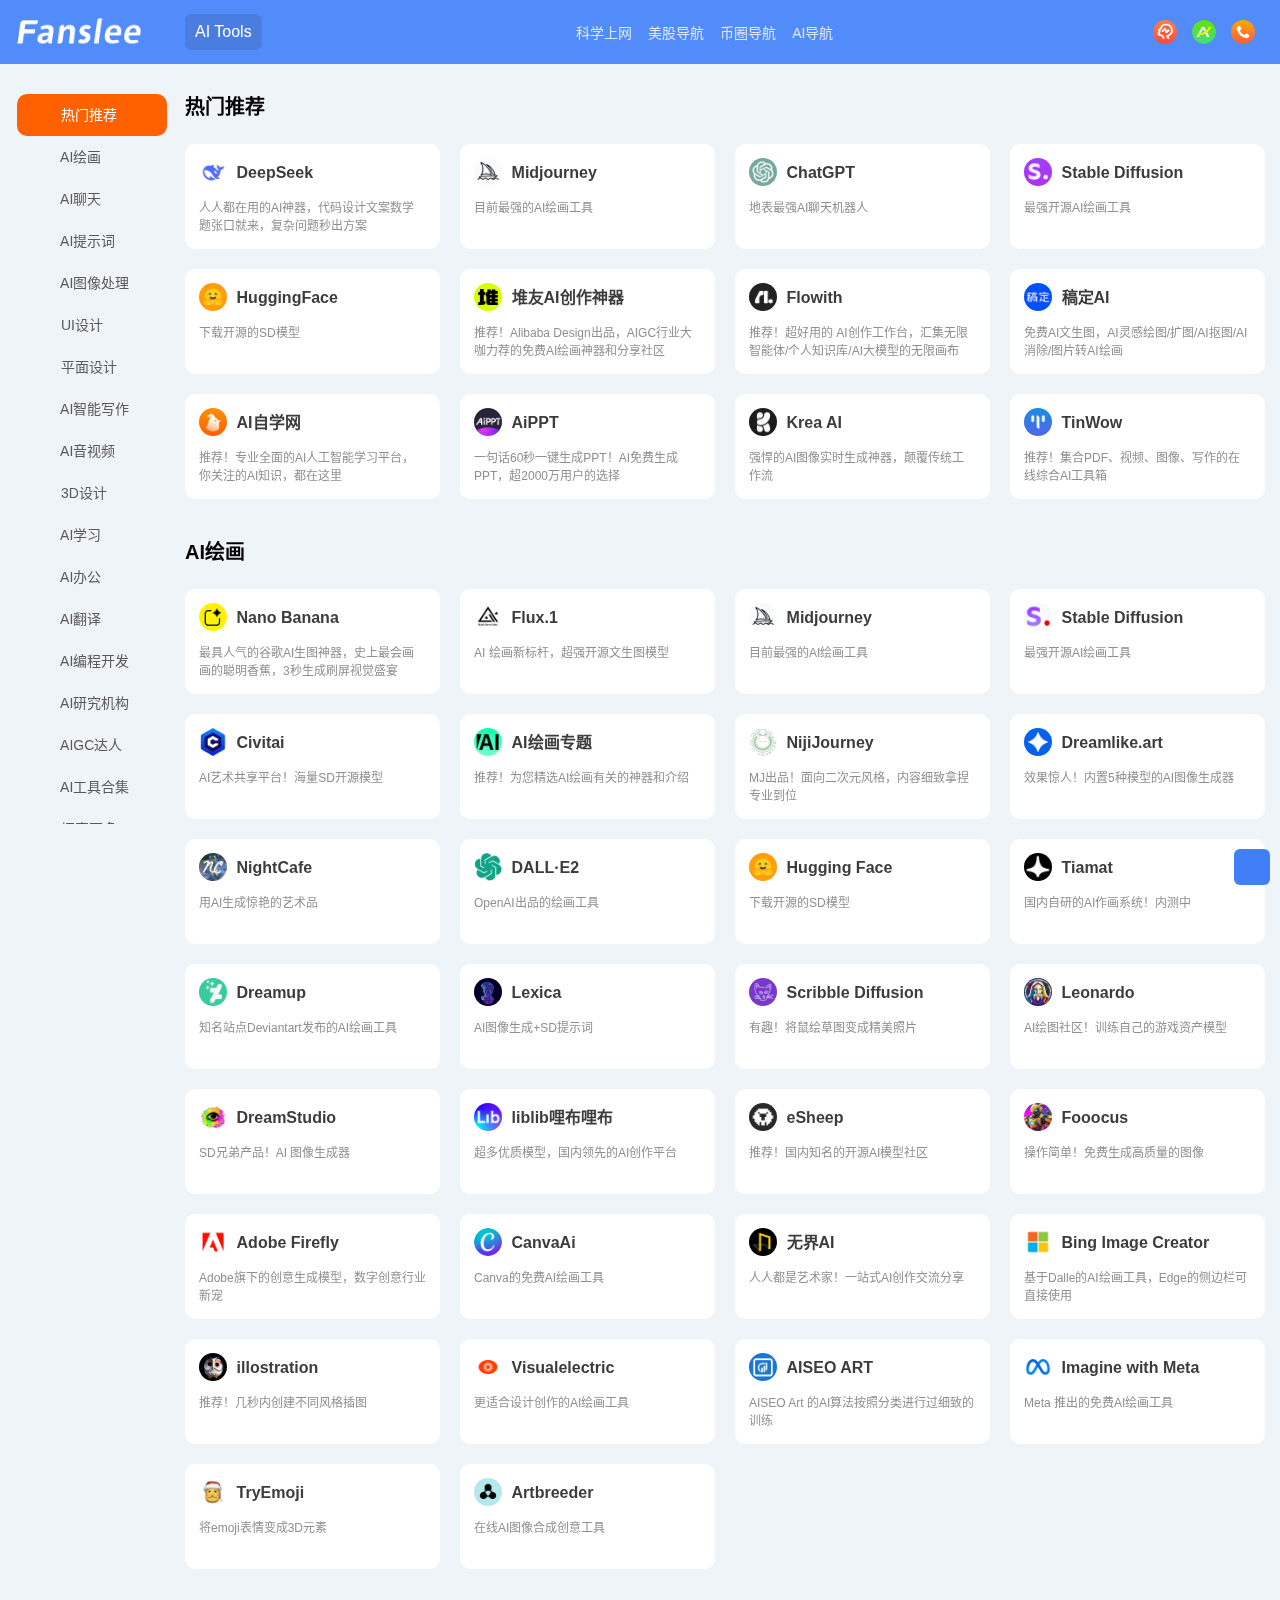
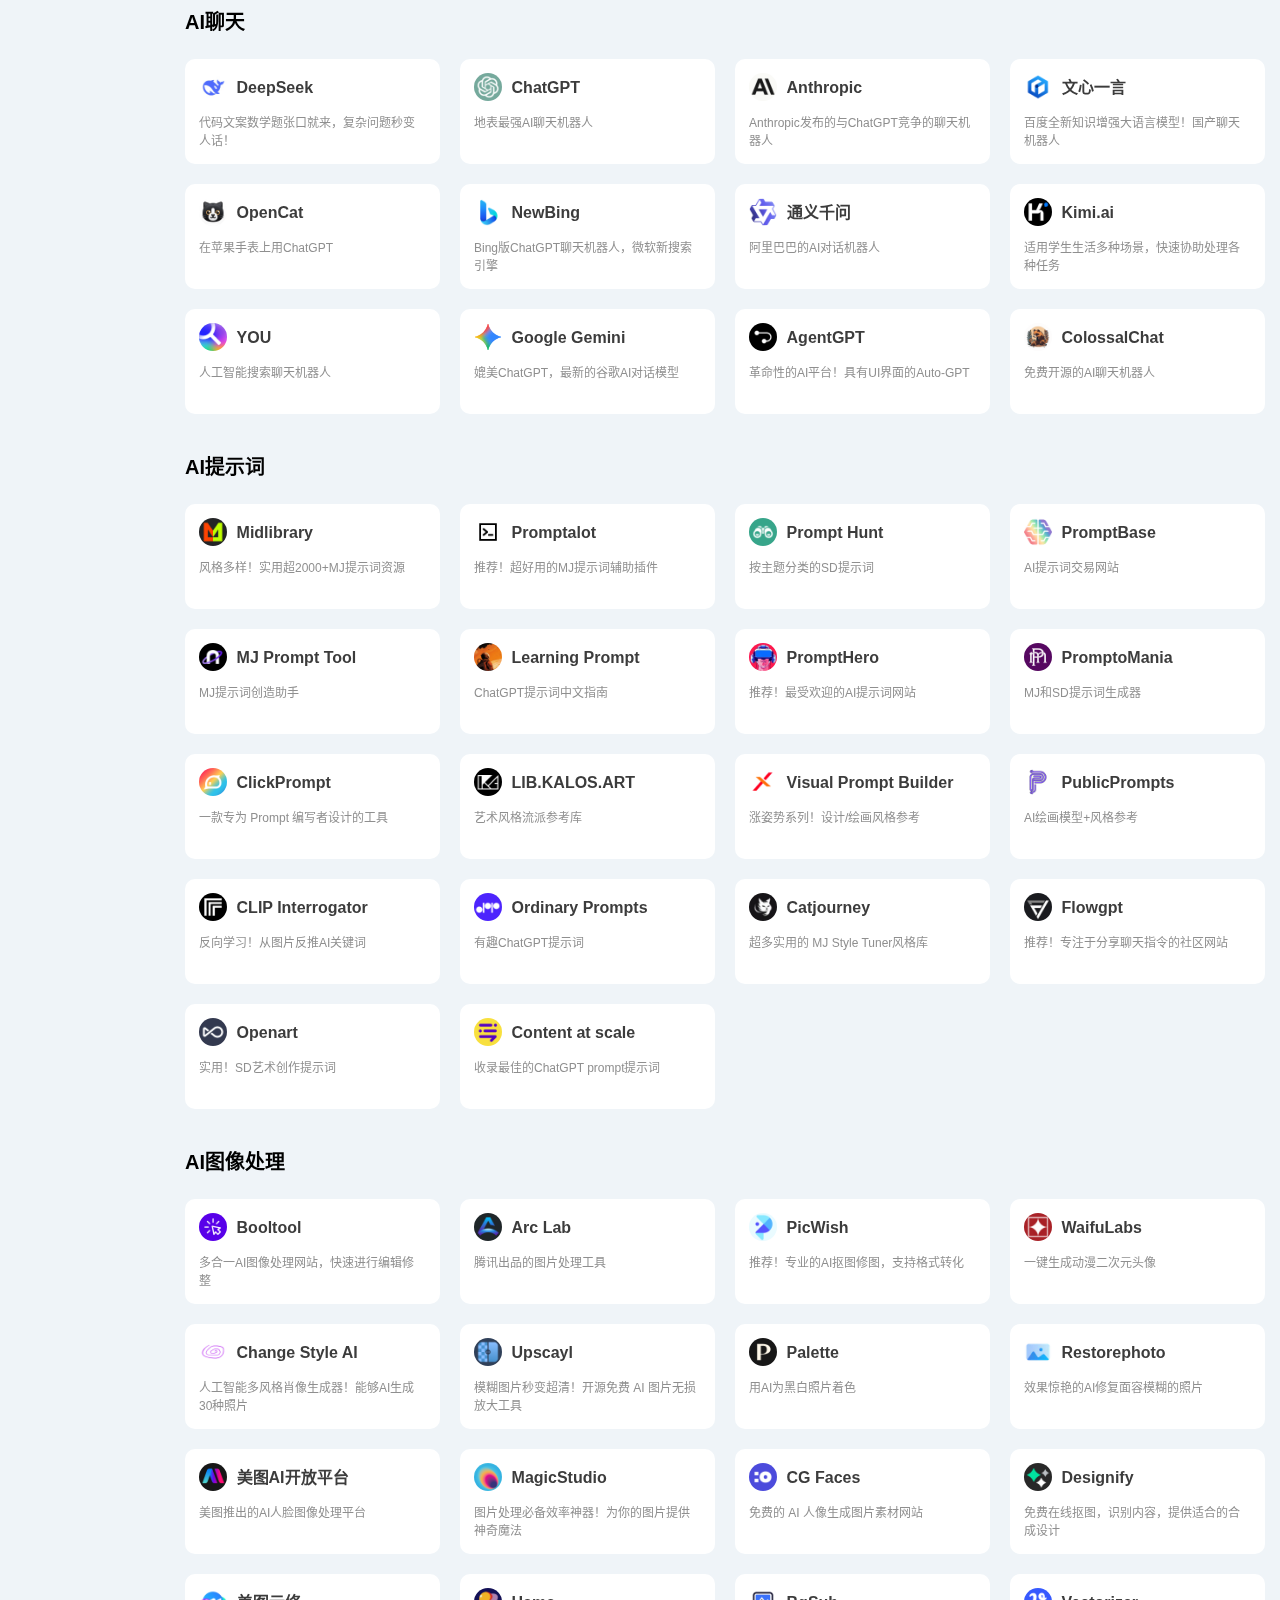
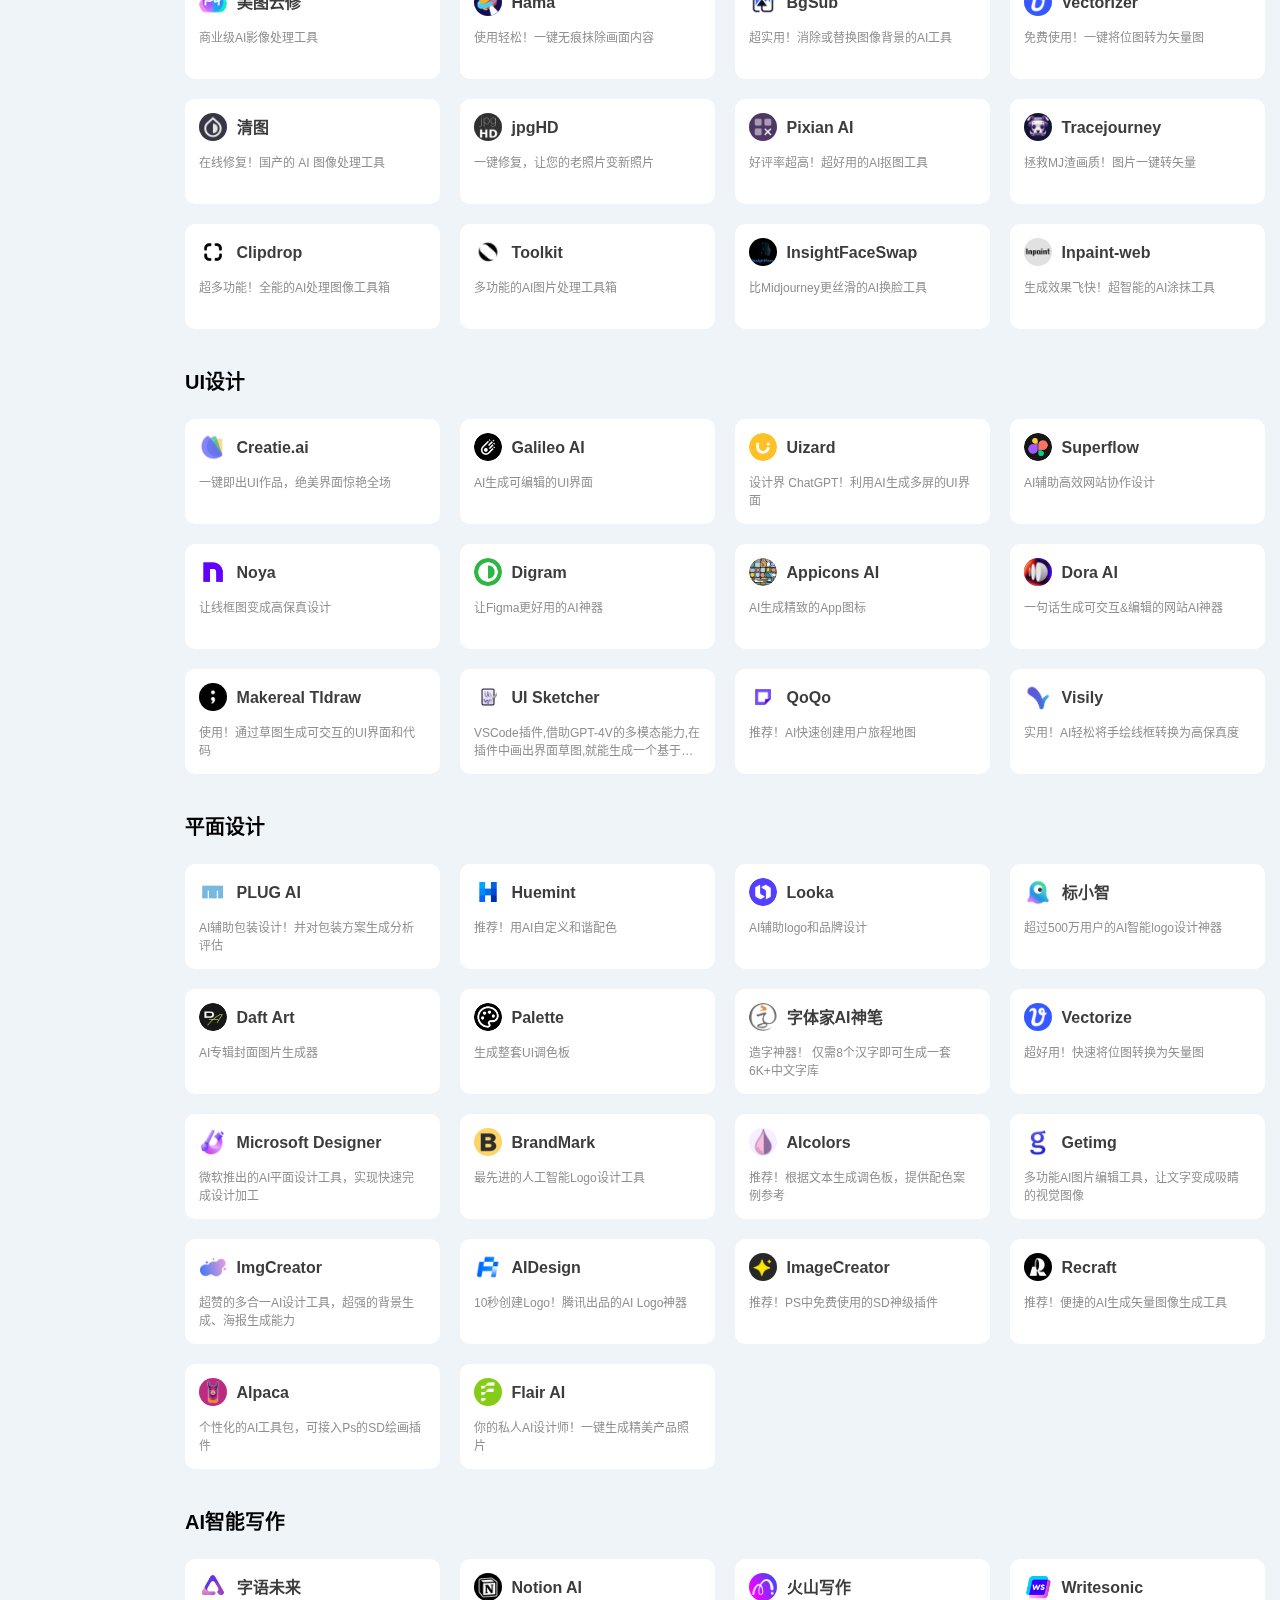
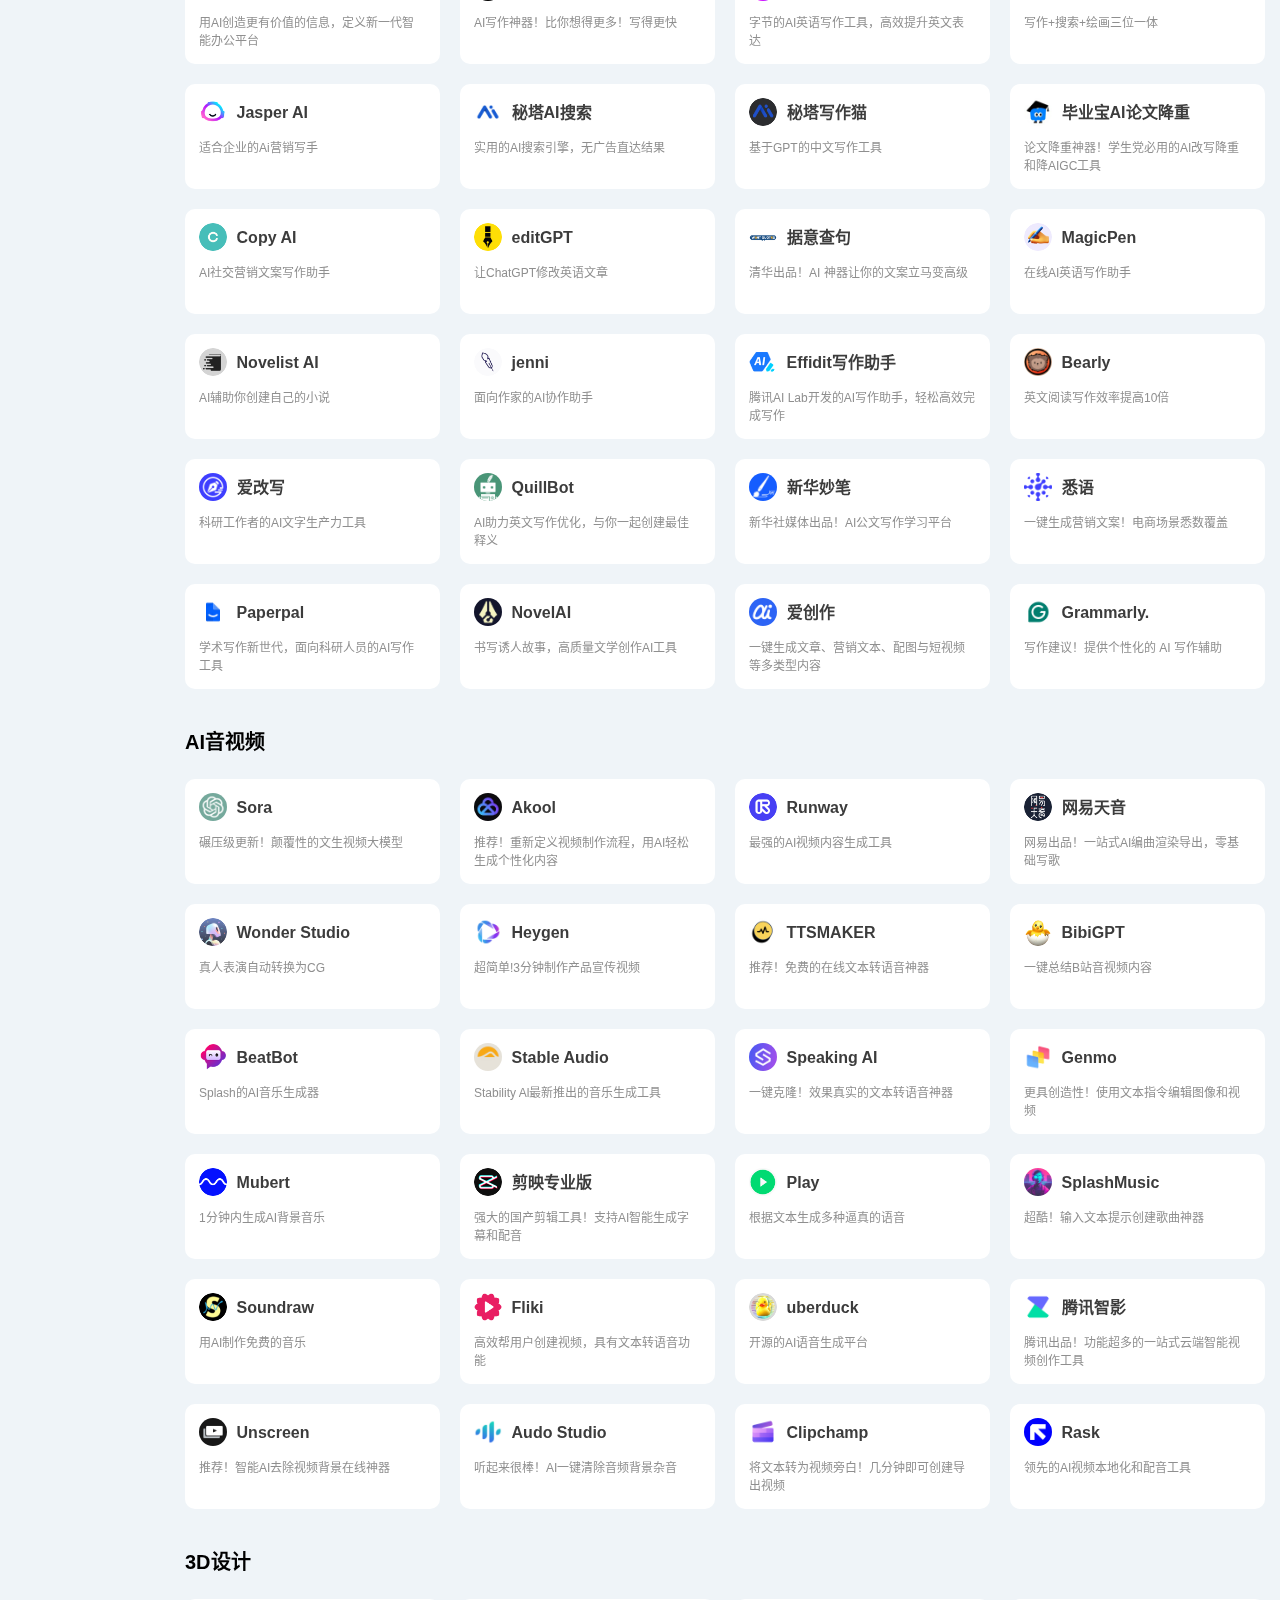
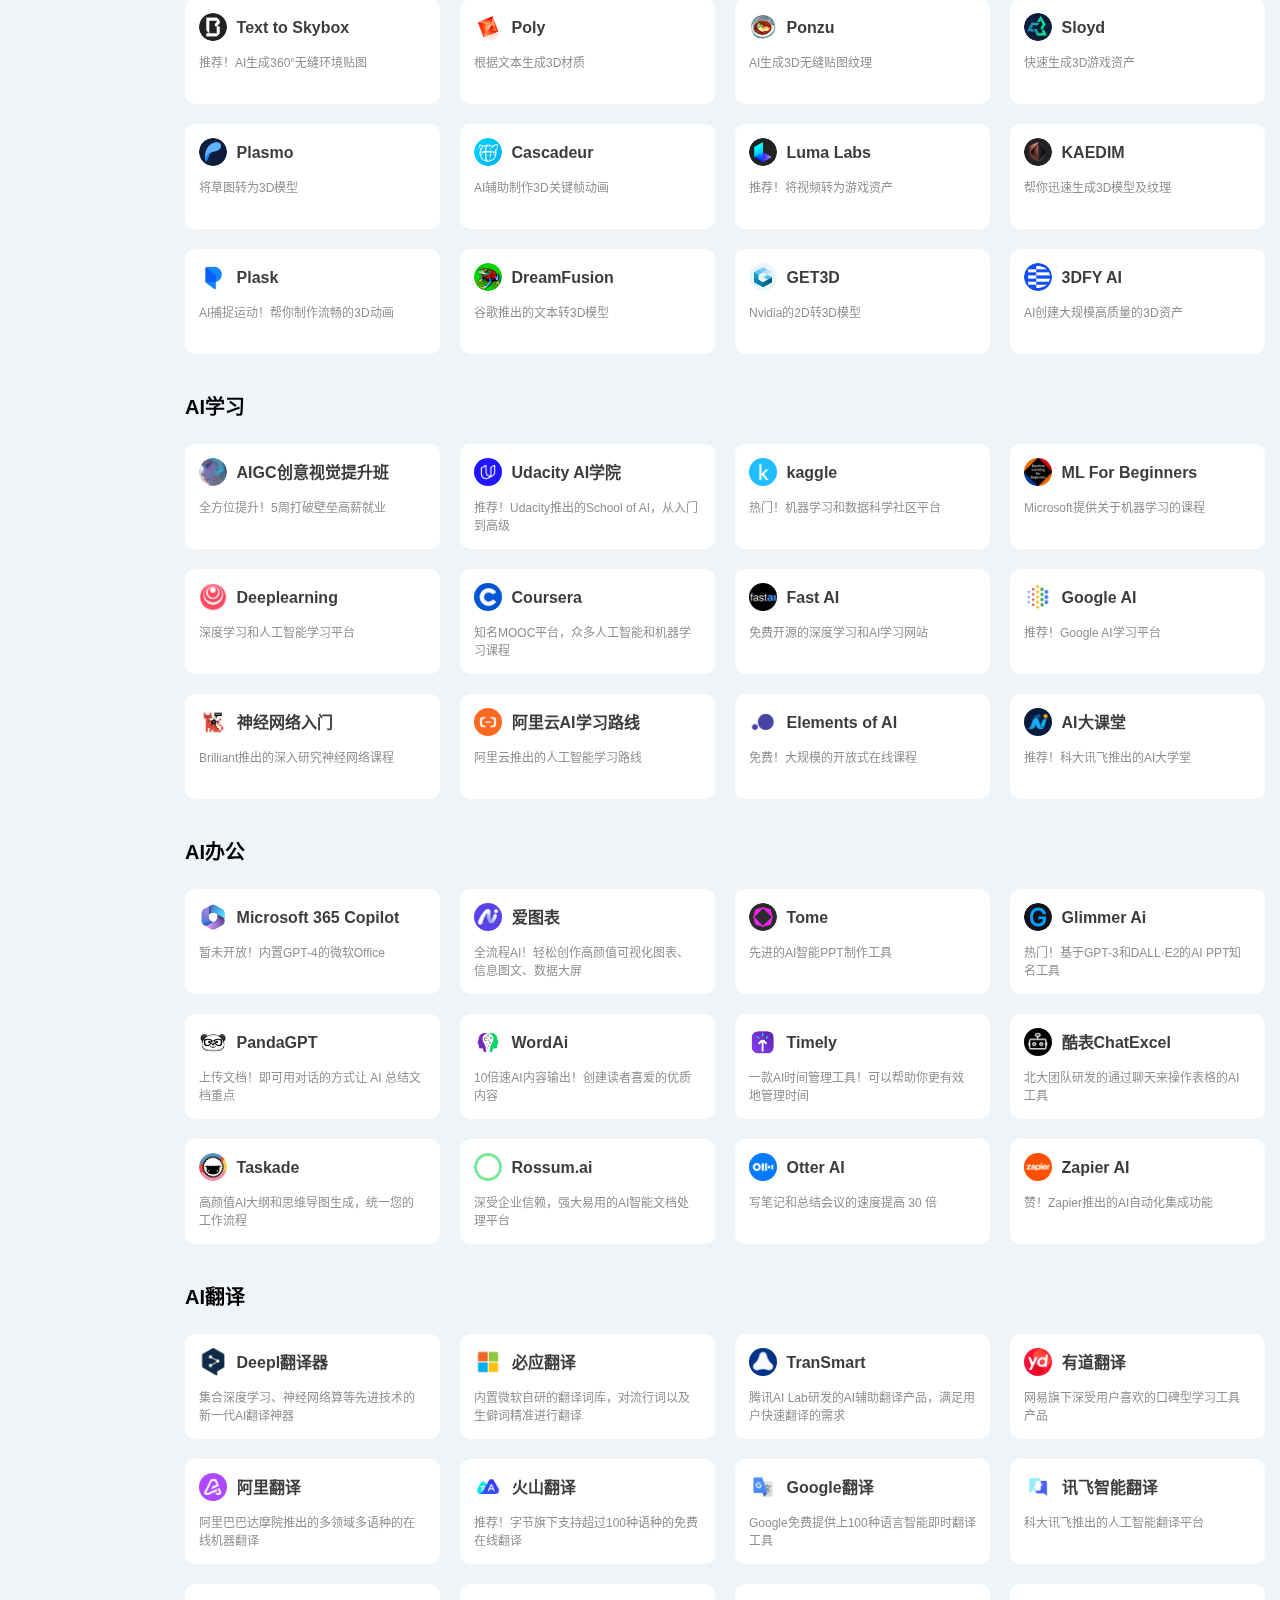
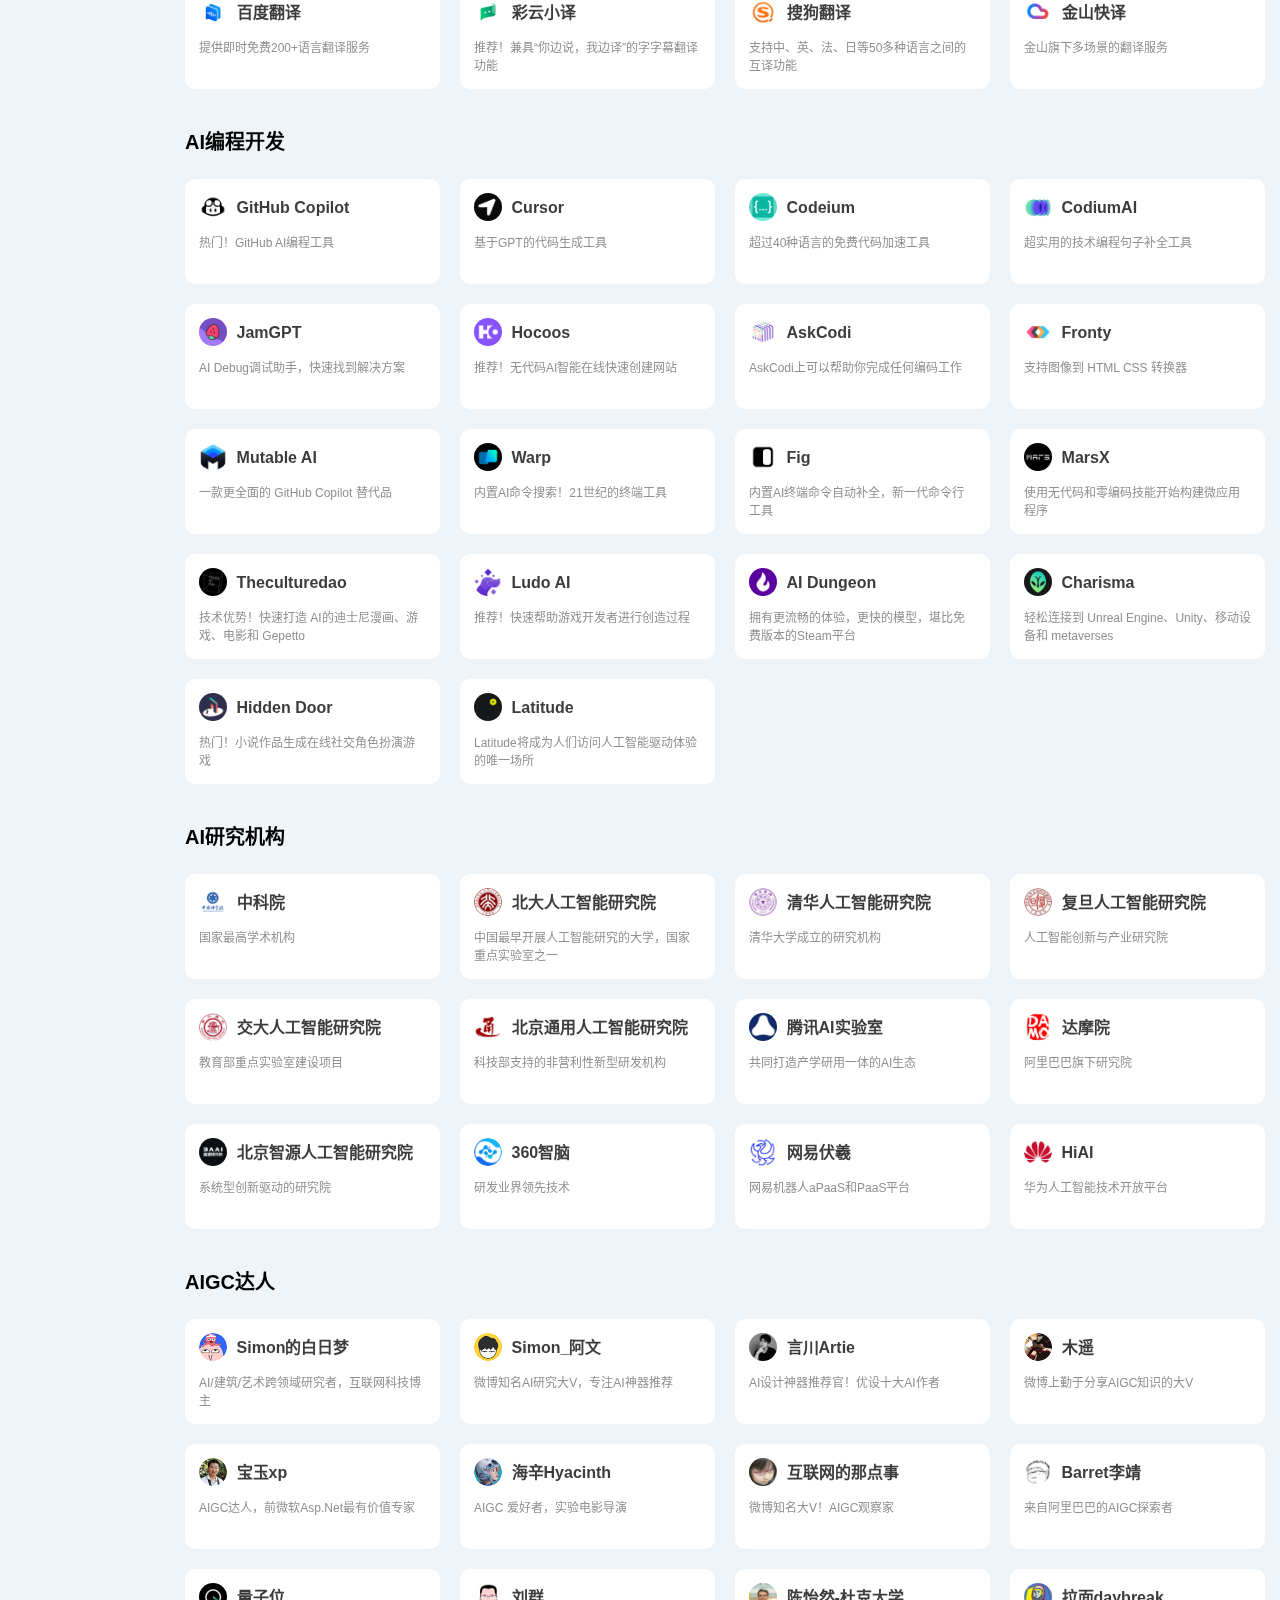
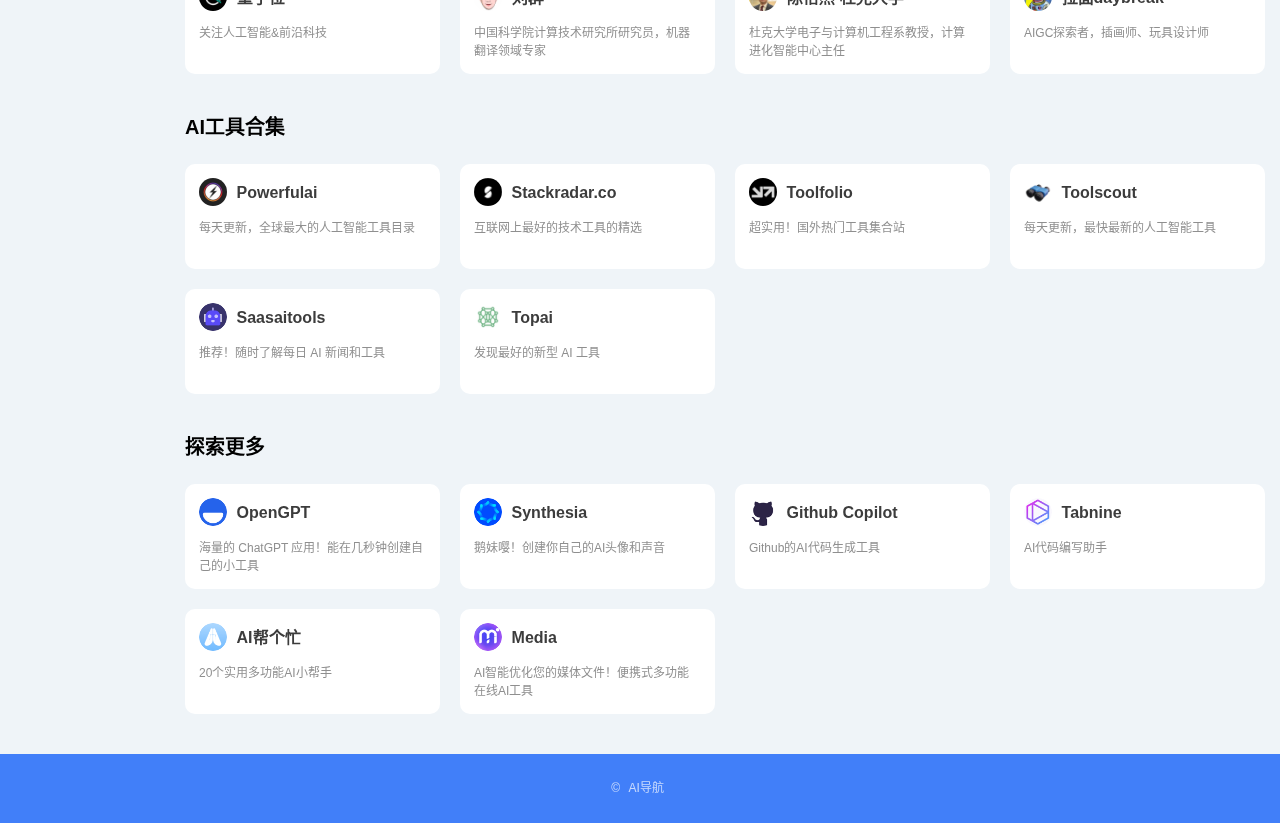
<file: ai.html>
<!DOCTYPE html>
<!--[if lt IE 9]> <html class="no-js oldie" lang="zh-CN"> <![endif]-->
<!--[if IE 9]> <html class="no-js ie9" lang="zh-CN"> <![endif]-->
<!--[if gt IE 9]><!--> <html lang="zh-CN" class="no-js"> <!--<![endif]-->
<head>
<meta charset="utf-8">
<meta name="viewport" content="width=device-width,initial-scale=1,user-scalable=no" />
<meta http-equiv="X-UA-Compatible" content="ie=edge">
<title>AI Tools Website Navigation</title>
<meta http-equiv="Cache-Control" content="no-cache, no-store, must-revalidate" />
<meta http-equiv="Pragma" content="no-cache">
<meta http-equiv="Cache" content="no-cache">
<meta http-equiv="Expires" content="-1">
<meta name="description" content="AI Tools Website Navigation"/>
<meta name="Keywords" content="AI Tools Website Navigation"/>
<link rel="shortcut icon" href="favicon.ico" type="image/x-icon" />
<link rel="apple-touch-icon-precomposed" href="../ai/ico-apple.jpg" />
<link rel="apple-touch-icon" sizes="76x76" href="../ai/ico-apple.jpg" />
<link rel="apple-touch-icon" sizes="120x120" href="../ai/ico-apple.jpg" />
<link rel="apple-touch-icon" sizes="152x152" href="../ai/ico-apple.jpg" />
<link rel="apple-touch-icon" sizes="180x180" href="../ai/ico-apple.jpg" />
<link rel="stylesheet" href="../ai/css/fontello.css?v=hao0.2.46" type="text/css" media="all" />
<link rel="stylesheet" href="../ai/css/styles.css?v=0.2.46" />
<script type="text/javascript">
	var userAgent = navigator.userAgent; //取得浏览器的userAgent字符串
	var isBot=userAgent.search(/Alexabot|ia_archiver|bot|spider|Slurp/i) > -1;
	var isIE = userAgent.indexOf("compatible") > -1 && userAgent.indexOf("MSIE") > -1; //判断是否IE<11浏览器
	var isOldIE=isIE && userAgent.search(/msie\s?(9|10)\./i) < 0;//低于IE9
	var isIE11 = userAgent.indexOf('Trident') > -1 && userAgent.indexOf("rv:11.0") > -1;
	if (isOldIE && !isBot) {
		location.href="https://google.cn/chrome";	
	}
	if (isIE) {
		document.write('<link rel="stylesheet" href="../ai/css/ie9.css?v=0.2.46" type="text/css" media="all" />');
	}
	</script>
</head>
<body class="body-ai page-ai has-header-fixed">
<div id="app"><header class="header">
    <div class="container">
        <h2 class="logo wrap-left ">
            <a href="/ai.html" target="_blank" class="logo-a">
            <i class="logo-img">
        <img src="../ai/img/logo.png" width="100%" alt="fanslee' logo">
            </i>
            </a>
                    </h2>
        <div class="header-main flex">
            <div class="h-item h-title">
                <div class="part-header-bar-title ">
<h1 class="page-title">
<strong class="title">AI Tools</strong>
</h1>
</div>            
</div>
<div class="h-item h-menus">
<div class="part-header-bar-menu ">
<div class="b-wrap flex">
<div class="menu-item menu-item-0">
<a class="menu-a" href="#" target="_blank">科学上网</a>
<div class="submenu more">
<div class="submenu-wrap">

<a class="submenu-item" href="https://dir3.bnaffloop.com/#/register?code=9htslSgz" rel="nofollow">
<div class="submenu-item-wrap">
<div class="submenu-item-icon"><i><img src="../ai/icon/bitznet.png"></i></div>
<div class="submenu-item-title">Bitz Net</div></div>
</a>
<a class="submenu-item" href="https://nordvpn.com" rel="nofollow">
<div class="submenu-item-wrap">
<div class="submenu-item-icon"><i><img src="../ai/icon/nord.png"></i></div>
<div class="submenu-item-title">Nord</div></div>
</a>
<a class="submenu-item" href="https://bitbucket.org/letsgo666/letsgogo_5/src/main/README.md" rel="nofollow">
<div class="submenu-item-wrap">
<div class="submenu-item-icon"><i><img src="../ai/icon/letsgo.png"></i></div>
<div class="submenu-item-title">快连</div></div>
</a>
<a class="submenu-item" href="https://getoutline.org" rel="nofollow">
<div class="submenu-item-wrap">
<div class="submenu-item-icon"><i><img src="../ai/icon/outline.png"></i></div>
 <div class="submenu-item-title">Outline</div></div>
</a>

</div>
</div>
</div>
<div class="menu-item menu-item-1">
<a class="menu-a" href="/stock.html" target="_blank">美股导航</a>
</div>
<div class="menu-item menu-item-2">
<a class="menu-a" href="/crypto.html" target="_blank">币圈导航</a>
</div>
<!--<div class="menu-item menu-item-3">
<a class="menu-a" href="/buy.html" target="_blank">海淘导航</a>
</div>
<div class="menu-item menu-item-4">
<a class="menu-a" href="/travel.html" target="_blank">旅行导航</a>
</div>-->
<div class="menu-item menu-item-5">
<a class="menu-a" href="/ai.html" target="_blank">AI导航</a>
</div>

</div>
</div>            
</div>
<div class="h-subs h-item">
 <div class="part-header-bar-recommend ">
 <div class="b-wrap flex">
<a href="#" target="_blank">
<i class="item-thumb">
<i class="thumb thumb-round" style="background-image:url(../ai/img/dh-pic-2.jpg);"></i>
</i><i class="txt">链接1</i></a>
<a href="#" target="_blank">
<i class="item-thumb">
<i class="thumb thumb-round" style="background-image:url(../ai/img/club-icon.png);"></i></i> 
<i class="txt">链接2</i></a>
<a href="#" target="_blank">
<i class="item-thumb">
<i class="thumb thumb-round" style="background-image:url(../ai/img/dh-pic-3-1.jpg);"></i></i> 
<i class="txt">链接3</i></a>
</div>
</div>                
    <div is="header-login"></div>
            </div>
        </div>
    </div>
</header><div class="part-main">
    <div class="container">
    <div class="main">
        <div class="main-wrap">
<div is="mobile-menu"></div>
<div class="part-cats-loop">
<div class="part-uisdc-ai">
    <div is="uisdc-ai" index=0></div>
</div><div class="part-cat-block part-cat-block-ai">
    <h2 class="c-title" id="hot"><div class="l"><strong>热门推荐</strong></div>
        <div class="r"></div></h2>
        <div class="c-content ">
            <div class="c-loop c-loop-ai flex">
                <div class="part-item-website f-item p-item">
<a class="f-box" href="https://www.deepseek.com/" target="_blank">
<h3 class="item-title">
<i class="item-ico"><i class="thumb thumb-img"><img src="../ai/icon/deepseek.jpg" alt="DeepSeek"></i></i>
<strong class="title"> DeepSeek </strong>
</h3>
    <div class="item-desc">人人都在用的AI神器，代码设计文案数学题张口就来，复杂问题秒出方案</div>
    <!--<div class="item-tag">
        <span class="tag tag-76736e3d">推荐</span>
        <span class="tag tag-33382673">CN</span>
    </div>-->
</a>
</div>
<div class="part-item-website f-item p-item">
    <a class="f-box" href="https://www.midjourney.com/" target="_blank">
    <h3 class="item-title">
        <i class="item-ico">
            <i class="thumb thumb-img">
                <img src="../ai/icon/Midjourney.png" alt="Midjourney ">
            </i>
        </i>
        <strong class="title"> Midjourney  </strong>
    </h3>
    <div class="item-desc">目前最强的AI绘画工具</div>
</a>
</div><div class="part-item-website f-item p-item">
    <a class="f-box" href="https://chat.openai.com" target="_blank">
    <h3 class="item-title">
        <i class="item-ico">
            <i class="thumb thumb-img">
                <img src="../ai/icon/ChatGPT.png" alt="ChatGPT">
            </i>
        </i>
        <strong class="title"> ChatGPT </strong>
    </h3>
    <div class="item-desc">地表最强AI聊天机器人</div>
    </a>
</div><div class="part-item-website f-item p-item">
    <a class="f-box" href="https://stability.ai" target="_blank">
    <h3 class="item-title">
        <i class="item-ico">
            <i class="thumb thumb-img">
                <img src="../ai/icon/sd.jpg" alt="Stable Diffusion">
            </i>
        </i>
        <strong class="title"> Stable Diffusion </strong>
    </h3>
    <div class="item-desc">最强开源AI绘画工具</div>
</a>
</div><div class="part-item-website f-item p-item">
    <a class="f-box" href="https://huggingface.co/" target="_blank">
    <h3 class="item-title">
        <i class="item-ico">
            <i class="thumb thumb-img">
                <img src="../ai/icon/HuggingFace.png" alt="HuggingFace">
            </i>
        </i>
        <strong class="title"> HuggingFace </strong>
    </h3>
    <div class="item-desc">下载开源的SD模型</div>

</a>
</div><div class="part-item-website f-item p-item">
    <a class="f-box" href="https://d.design/ai?from=ysaidh" target="_blank">
    <h3 class="item-title">
        <i class="item-ico">
            <i class="thumb thumb-img">
                <img src="../ai/icon/duiyou.jpg" alt="堆友AI创作神器">
            </i>
        </i>
        <strong class="title"> 堆友AI创作神器 </strong>
    </h3>
    <div class="item-desc">推荐！Alibaba Design出品，AIGC行业大咖力荐的免费AI绘画神器和分享社区</div>

</a>
</div><div class="part-item-website f-item p-item">
    <a class="f-box" href="https://flowith.net/blank" target="_blank">
    <h3 class="item-title">
        <i class="item-ico">
            <i class="thumb thumb-img">
                <img src="../ai/icon/flowith.webp" alt="Flowith">
            </i>
        </i>
        <strong class="title"> Flowith </strong>
    </h3>
    <div class="item-desc">推荐！超好用的 AI创作工作台，汇集无限智能体/个人知识库/AI大模型的无限画布</div>

</a>
</div><div class="part-item-website f-item p-item">
    <a class="f-box" href="https://www.gaoding.com/ " target="_blank">
    <h3 class="item-title">
        <i class="item-ico">
            <i class="thumb thumb-img">
                <img src="../ai/icon/gaoding.png" alt="稿定AI">
            </i>
        </i>
        <strong class="title"> 稿定AI </strong>
    </h3>
    <div class="item-desc">免费AI文生图，AI灵感绘图/扩图/AI抠图/AI消除/图片转AI绘画</div>
</a>
</div><div class="part-item-website f-item p-item">
    <a class="f-box" href="https://ai.uisdc.com/" target="_blank">
    <h3 class="item-title">
        <i class="item-ico">
            <i class="thumb thumb-img">
                <img src="../ai/icon/aiuisdc.jpg" alt="AI自学网">
            </i>
        </i>
        <strong class="title"> AI自学网 </strong>
    </h3>
    <div class="item-desc">推荐！专业全面的AI人工智能学习平台，你关注的AI知识，都在这里</div>
</a>
</div><div class="part-item-website f-item p-item">
    <a class="f-box" href="https://www.aippt.cn/" target="_blank">
    <h3 class="item-title">
        <i class="item-ico">
            <i class="thumb thumb-img">
                <img src="../ai/icon/aippt.webp" alt="AiPPT">
            </i>
        </i>
        <strong class="title"> AiPPT </strong>
    </h3>
    <div class="item-desc">一句话60秒一键生成PPT！AI免费生成PPT，超2000万用户的选择</div>

</a>
</div><div class="part-item-website f-item p-item">
    <a class="f-box" href="https://www.krea.ai" target="_blank">
    <h3 class="item-title">
        <i class="item-ico">
            <i class="thumb thumb-img">
                <img src="../ai/icon/krea.jpg" alt="Krea AI">
            </i>
        </i>
        <strong class="title"> Krea AI </strong>
    </h3>
    <div class="item-desc">强悍的AI图像实时生成神器，颠覆传统工作流</div>

</a>
</div><div class="part-item-website f-item p-item">
    <a class="f-box" href="https://tinywow.com/" target="_blank">
    <h3 class="item-title">
        <i class="item-ico">
            <i class="thumb thumb-img">
                <img src="../ai/icon/tinywow.jpg" alt="TinWow">
            </i>
        </i>
        <strong class="title"> TinWow </strong>
    </h3>
    <div class="item-desc">推荐！集合PDF、视频、图像、写作的在线综合AI工具箱</div>

</a>
</div></div></div></div>
<div class="part-cat-block part-cat-block-ai">
    <h2 class="c-title" id="smart">
        <div class="l"><strong>AI绘画</strong></div>
        <div class="r"></div></h2><div class="c-content ">
            <div class="c-loop c-loop-ai flex">
                <div class="part-item-website f-item p-item">
                    <a class="f-box" href="https://aistudio.google.com/prompts/new_chat" target="_blank">
    <h3 class="item-title">
        <i class="item-ico">
            <i class="thumb thumb-img">
                <img src="../ai/icon/nanobanana.webp" alt="Nano Banana">
            </i>
        </i>
        <strong class="title"> Nano Banana </strong>
    </h3>
    <div class="item-desc">最具人气的谷歌AI生图神器，史上最会画画的聪明香蕉，3秒生成刷屏视觉盛宴</div></a>
</div><div class="part-item-website f-item p-item"><a class="f-box" href="https://blackforestlabs.ai" target="_blank">
    <h3 class="item-title">
        <i class="item-ico">
            <i class="thumb thumb-img">
                <img src="../ai/icon/FLUX.1.jpg" alt="Flux.1">
            </i>
        </i>
        <strong class="title"> Flux.1 </strong>
    </h3>
    <div class="item-desc">AI 绘画新标杆，超强开源文生图模型</div></a>
</div><div class="part-item-website f-item p-item"><a class="f-box" href="https://www.midjourney.com/" target="_blank">
    <h3 class="item-title">
        <i class="item-ico">
            <i class="thumb thumb-img">
                <img src="../ai/icon/Midjourney.png" alt="Midjourney ">
            </i>
        </i>
        <strong class="title"> Midjourney  </strong>
    </h3>
    <div class="item-desc">目前最强的AI绘画工具</div></a>
</div><div class="part-item-website f-item p-item"><a class="f-box" href="https://stability.ai" target="_blank">
    <h3 class="item-title">
        <i class="item-ico">
            <i class="thumb thumb-img">
                <img src="../ai/icon/stable.png" alt="Stable Diffusion">
            </i>
        </i>
        <strong class="title"> Stable Diffusion </strong>
    </h3>
    <div class="item-desc">最强开源AI绘画工具</div></a>
</div><div class="part-item-website f-item p-item"><a class="f-box" href="https://civitai.com/" target="_blank">
    <h3 class="item-title">
        <i class="item-ico">
            <i class="thumb thumb-img">
                <img src="../ai/icon/Civitai.png" alt="Civitai">
            </i>
        </i>
        <strong class="title"> Civitai </strong>
    </h3>
    <div class="item-desc">AI艺术共享平台！海量SD开源模型</div></a>
</div><div class="part-item-website f-item p-item"><a class="f-box" href="https://ai.fanslee.com" target="_blank">
    <h3 class="item-title">
        <i class="item-ico">
            <i class="thumb thumb-img">
                <img src="../ai/icon/aizt.png" alt="AI绘画专题">
            </i>
        </i>
        <strong class="title"> AI绘画专题 </strong>
    </h3>
    <div class="item-desc">推荐！为您精选AI绘画有关的神器和介绍</div></a>
</div><div class="part-item-website f-item p-item"><a class="f-box" href="https://nijijourney.com/zh/" target="_blank">
    <h3 class="item-title">
        <i class="item-ico">
            <i class="thumb thumb-img">
                <img src="../ai/icon/NijiJourney.png" alt="NijiJourney">
            </i>
        </i>
        <strong class="title"> NijiJourney </strong>
    </h3>
    <div class="item-desc">MJ出品！面向二次元风格，内容细致拿捏专业到位</div></a>
</div><div class="part-item-website f-item p-item"><a class="f-box" href="https://dreamlike.art/create" target="_blank">
    <h3 class="item-title">
        <i class="item-ico">
            <i class="thumb thumb-img">
                <img src="../ai/icon/Dreamlike.png" alt="Dreamlike.art">
            </i>
        </i>
        <strong class="title"> Dreamlike.art </strong>
    </h3>
    <div class="item-desc">效果惊人！内置5种模型的AI图像生成器</div></a>
</div><div class="part-item-website f-item p-item"><a class="f-box" href="https://creator.nightcafe.studio/" target="_blank">
    <h3 class="item-title">
        <i class="item-ico">
            <i class="thumb thumb-img">
                <img src="../ai/icon/NightCafe.png" alt="NightCafe">
            </i>
        </i>
        <strong class="title"> NightCafe </strong>
    </h3>
    <div class="item-desc">用AI生成惊艳的艺术品</div></a>
</div><div class="part-item-website f-item p-item"><a class="f-box" href="https://openai.com/research/dall-e" target="_blank">
    <h3 class="item-title">
        <i class="item-ico">
            <i class="thumb thumb-img">
                <img src="../ai/icon/DALLE2.png" alt="DALL·E2">
            </i>
        </i>
        <strong class="title"> DALL·E2 </strong>
    </h3>
    <div class="item-desc">OpenAI出品的绘画工具</div></a>
</div><div class="part-item-website f-item p-item"><a class="f-box" href="https://huggingface.co/" target="_blank">
    <h3 class="item-title">
        <i class="item-ico">
            <i class="thumb thumb-img">
                <img src="../ai/icon/HuggingFace.png" alt="Hugging Face">
            </i>
        </i>
        <strong class="title"> Hugging Face </strong>
    </h3>
    <div class="item-desc">下载开源的SD模型</div></a>
</div><div class="part-item-website f-item p-item"><a class="f-box" href="https://www.tiamat.world/" target="_blank">
    <h3 class="item-title">
        <i class="item-ico">
            <i class="thumb thumb-img">
                <img src="../ai/icon/Tiamat.png" alt="Tiamat">
            </i>
        </i>
        <strong class="title"> Tiamat </strong>
    </h3>
    <div class="item-desc">国内自研的AI作画系统！内测中</div></a>
</div><div class="part-item-website f-item p-item"><a class="f-box" href="https://www.dreamup.com/" target="_blank">
    <h3 class="item-title">
        <i class="item-ico">
            <i class="thumb thumb-img">
                <img src="../ai/icon/Dreamup.png" alt="Dreamup">
            </i>
        </i>
        <strong class="title"> Dreamup </strong>
    </h3>
    <div class="item-desc">知名站点Deviantart发布的AI绘画工具</div></a>
</div><div class="part-item-website f-item p-item"><a class="f-box" href="https://lexica.art/" target="_blank">
    <h3 class="item-title">
        <i class="item-ico">
            <i class="thumb thumb-img">
                <img src="../ai/icon/Lexica.png" alt="Lexica">
            </i>
        </i>
        <strong class="title"> Lexica </strong>
    </h3>
    <div class="item-desc">AI图像生成+SD提示词</div></a>
</div><div class="part-item-website f-item p-item"><a class="f-box" href="https://scribblediffusion.com/" target="_blank">
    <h3 class="item-title">
        <i class="item-ico">
            <i class="thumb thumb-img">
                <img src="../ai/icon/ScribbleDiffusion.png" alt="Scribble Diffusion">
            </i>
        </i>
        <strong class="title"> Scribble Diffusion </strong>
    </h3>
    <div class="item-desc">有趣！将鼠绘草图变成精美照片</div></a>
</div><div class="part-item-website f-item p-item"><a class="f-box" href="https://leonardo.ai/" target="_blank">
    <h3 class="item-title">
        <i class="item-ico">
            <i class="thumb thumb-img">
                <img src="../ai/icon/Leonardo.png" alt="Leonardo">
            </i>
        </i>
        <strong class="title"> Leonardo </strong>
    </h3>
    <div class="item-desc">AI绘图社区！训练自己的游戏资产模型</div></a>
</div><div class="part-item-website f-item p-item"><a class="f-box" href="https://stability.ai" target="_blank">
    <h3 class="item-title">
        <i class="item-ico">
            <i class="thumb thumb-img">
                <img src="../ai/icon/DreamStudio.png" alt="DreamStudio">
            </i>
        </i>
        <strong class="title"> DreamStudio </strong>
    </h3>
    <div class="item-desc">SD兄弟产品！AI 图像生成器</div></a>
</div><div class="part-item-website f-item p-item"><a class="f-box" href="https://www.liblib.ai/" target="_blank">
    <h3 class="item-title">
        <i class="item-ico">
            <i class="thumb thumb-img">
                <img src="../ai/icon/lib.jpg" alt="liblib哩布哩布">
            </i>
        </i>
        <strong class="title"> liblib哩布哩布 </strong>
    </h3>
    <div class="item-desc">超多优质模型，国内领先的AI创作平台</div></a>
</div><div class="part-item-website f-item p-item"><a class="f-box" href="https://www.esheep.com/" target="_blank">
    <h3 class="item-title">
        <i class="item-ico">
            <i class="thumb thumb-img">
                <img src="../ai/icon/esheep.jpg" alt="eSheep">
            </i>
        </i>
        <strong class="title"> eSheep </strong>
    </h3>
    <div class="item-desc">推荐！国内知名的开源AI模型社区</div></a>
</div><div class="part-item-website f-item p-item"><a class="f-box" href=" https://github.com/lllyasviel/Fooocus" target="_blank">
    <h3 class="item-title">
        <i class="item-ico">
            <i class="thumb thumb-img">
                <img src="../ai/icon/Fooocus.jpg" alt="Fooocus">
            </i>
        </i>
        <strong class="title"> Fooocus </strong>
    </h3>
    <div class="item-desc">操作简单！免费生成高质量的图像</div></a>
</div><div class="part-item-website f-item p-item"><a class="f-box" href="https://firefly.adobe.com/" target="_blank">
    <h3 class="item-title">
        <i class="item-ico">
            <i class="thumb thumb-img">
                <img src="../ai/icon/firefly.png" alt="Adobe Firefly">
            </i>
        </i>
        <strong class="title"> Adobe Firefly </strong>
    </h3>
    <div class="item-desc">Adobe旗下的创意生成模型，数字创意行业新宠</div></a>
</div><div class="part-item-website f-item p-item"><a class="f-box" href="https://www.canva.cn/" target="_blank">
    <h3 class="item-title">
        <i class="item-ico">
            <i class="thumb thumb-img">
                <img src="../ai/icon/canva.png" alt="CanvaAi">
            </i>
        </i>
        <strong class="title"> CanvaAi </strong>
    </h3>
    <div class="item-desc">Canva的免费AI绘画工具</div></a>
</div><div class="part-item-website f-item p-item"><a class="f-box" href="https://www.wujieai.com/" target="_blank">
    <h3 class="item-title">
        <i class="item-ico">
            <i class="thumb thumb-img">
                <img src="../ai/icon/wujie.png" alt="无界AI">
            </i>
        </i>
        <strong class="title"> 无界AI </strong>
    </h3>
    <div class="item-desc">人人都是艺术家！一站式AI创作交流分享</div></a>
</div><div class="part-item-website f-item p-item"><a class="f-box" href="https://cn.bing.com/create" target="_blank">
    <h3 class="item-title">
        <i class="item-ico">
            <i class="thumb thumb-img">
                <img src="../ai/icon/bing.png" alt="Bing Image Creator ">
            </i>
        </i>
        <strong class="title"> Bing Image Creator  </strong>
    </h3>
    <div class="item-desc">基于Dalle的AI绘画工具，Edge的侧边栏可直接使用</div></a>
</div><div class="part-item-website f-item p-item"><a class="f-box" href="https://www.illostration.com/" target="_blank">
    <h3 class="item-title">
        <i class="item-ico">
            <i class="thumb thumb-img">
                <img src="../ai/icon/illostration.png" alt="illostration">
            </i>
        </i>
        <strong class="title"> illostration </strong>
    </h3>
    <div class="item-desc">推荐！几秒内创建不同风格插图</div></a>
</div><div class="part-item-website f-item p-item"><a class="f-box" href="https://visualelectric.com/" target="_blank">
    <h3 class="item-title">
        <i class="item-ico">
            <i class="thumb thumb-img">
                <img src="../ai/icon/Visualelectric.jpg" alt="Visualelectric">
            </i>
        </i>
        <strong class="title"> Visualelectric </strong>
    </h3>
    <div class="item-desc">更适合设计创作的AI绘画工具</div></a>
</div><div class="part-item-website f-item p-item"><a class="f-box" href="https://art.aiseo.ai/" target="_blank">
    <h3 class="item-title">
        <i class="item-ico">
            <i class="thumb thumb-img">
                <img src="../ai/icon/AISEOART.png" alt="AISEO ART">
            </i>
        </i>
        <strong class="title"> AISEO ART </strong>
    </h3>
    <div class="item-desc">AISEO Art 的AI算法按照分类进行过细致的训练</div></a>
</div><div class="part-item-website f-item p-item"><a class="f-box" href="https://imagine.meta.com/" target="_blank">
    <h3 class="item-title">
        <i class="item-ico">
            <i class="thumb thumb-img">
                <img src="../ai/icon/Meta.jpg" alt="Imagine with Meta">
            </i>
        </i>
        <strong class="title"> Imagine with Meta </strong>
    </h3>
    <div class="item-desc">Meta 推出的免费AI绘画工具</div></a>
</div><div class="part-item-website f-item p-item"><a class="f-box" href="https://www.tryemoji.com/" target="_blank">
    <h3 class="item-title">
        <i class="item-ico">
            <i class="thumb thumb-img">
                <img src="../ai/icon/TryEmoji.jpg" alt="TryEmoji">
            </i>
        </i>
        <strong class="title"> TryEmoji </strong>
    </h3>
    <div class="item-desc">将emoji表情变成3D元素</div></a>
</div><div class="part-item-website f-item p-item"><a class="f-box" href="https://www.artbreeder.com/browse" target="_blank">
    <h3 class="item-title">
        <i class="item-ico">
            <i class="thumb thumb-img">
                <img src="../ai/icon/Artbreeder.png" alt="Artbreeder">
            </i>
        </i>
        <strong class="title"> Artbreeder </strong>
    </h3>
    <div class="item-desc">在线AI图像合成创意工具</div></a>
</div></div></div></div><div class="part-cat-block part-cat-block-ai"><h2 class="c-title" id="smart2"><div class="l"><strong>AI聊天</strong></div><div class="r"></div></h2><div class="c-content "><div class="c-loop c-loop-ai flex"><div class="part-item-website f-item p-item"><a class="f-box" href="https://www.deepseek.com/" target="_blank">
    <h3 class="item-title">
        <i class="item-ico">
            <i class="thumb thumb-img">
                <img src="../ai/icon/deepseek.jpg" alt="DeepSeek">
            </i>
        </i>
        <strong class="title"> DeepSeek </strong>
    </h3>
    <div class="item-desc">代码文案数学题张口就来，复杂问题秒变人话！</div></a>
</div><div class="part-item-website f-item p-item"><a class="f-box" href="https://chat.openai.com" target="_blank">
    <h3 class="item-title">
        <i class="item-ico">
            <i class="thumb thumb-img">
                <img src="../ai/icon/ChatGPT.png" alt="ChatGPT">
            </i>
        </i>
        <strong class="title"> ChatGPT<i class="show-hover"><i class="icon-rocket"></i></i> </strong>
    </h3>
    <div class="item-desc">地表最强AI聊天机器人</div></a>
</div><div class="part-item-website f-item p-item"><a class="f-box" href="https://www.anthropic.com/" target="_blank">
    <h3 class="item-title">
        <i class="item-ico">
            <i class="thumb thumb-img">
                <img src="../ai/icon/Anthropi.png" alt="Anthropic">
            </i>
        </i>
        <strong class="title"> Anthropic </strong>
    </h3>
    <div class="item-desc">Anthropic发布的与ChatGPT竞争的聊天机器人</div></a>
</div><div class="part-item-website f-item p-item"><a class="f-box" href="https://yiyan.baidu.com/?utm_source=uisdc" target="_blank">
    <h3 class="item-title">
        <i class="item-ico">
            <i class="thumb thumb-img">
                <img src="../ai/icon/wxyy.png" alt="文心一言">
            </i>
        </i>
        <strong class="title"> 文心一言 </strong>
    </h3>
    <div class="item-desc">百度全新知识增强大语言模型！国产聊天机器人</div></a>
</div><div class="part-item-website f-item p-item"><a class="f-box" href="https://apps.apple.com/us/app/opencat/id6445999201" target="_blank">
    <h3 class="item-title">
        <i class="item-ico">
            <i class="thumb thumb-img">
                <img src="../ai/icon/OpenCat.png" alt="OpenCat">
            </i>
        </i>
        <strong class="title"> OpenCat </strong>
    </h3>
    <div class="item-desc">在苹果手表上用ChatGPT</div></a>
</div><div class="part-item-website f-item p-item"><a class="f-box" href="https://www.bing.com/new" target="_blank">
    <h3 class="item-title">
        <i class="item-ico">
            <i class="thumb thumb-img">
                <img src="../ai/icon/newbing.png" alt="NewBing ">
            </i>
        </i>
        <strong class="title"> NewBing  </strong>
    </h3>
    <div class="item-desc">Bing版ChatGPT聊天机器人，微软新搜索引擎</div></a>
</div><div class="part-item-website f-item p-item"><a class="f-box" href="https://www.tongyi.com/" target="_blank">
    <h3 class="item-title">
        <i class="item-ico">
            <i class="thumb thumb-img">
                <img src="../ai/icon/tongyi.png" alt="通义千问">
            </i>
        </i>
        <strong class="title"> 通义千问 </strong>
    </h3>
    <div class="item-desc">阿里巴巴的AI对话机器人</div></a>
</div><div class="part-item-website f-item p-item"><a class="f-box" href="https://kimi.moonshot.cn/" target="_blank">
    <h3 class="item-title">
        <i class="item-ico">
            <i class="thumb thumb-img">
                <img src="../ai/icon/kimi.jpg" alt="Kimi.ai">
            </i>
        </i>
        <strong class="title"> Kimi.ai </strong>
    </h3>
    <div class="item-desc">适用学生生活多种场景，快速协助处理各种任务</div></a>
</div><div class="part-item-website f-item p-item"><a class="f-box" href="https://you.com/" target="_blank">
    <h3 class="item-title">
        <i class="item-ico">
            <i class="thumb thumb-img">
                <img src="../ai/icon/YOU.png" alt="YOU">
            </i>
        </i>
        <strong class="title"> YOU<i class="show-hover"><i class="icon-rocket"></i></i> </strong>
    </h3>
    <div class="item-desc">人工智能搜索聊天机器人</div></a>
</div><div class="part-item-website f-item p-item"><a class="f-box" href="https://gemini.google.com" target="_blank">
    <h3 class="item-title">
        <i class="item-ico">
            <i class="thumb thumb-img">
                <img src="../ai/icon/gemini.png" alt="Google Bard">
            </i>
        </i>
        <strong class="title"> Google Gemini </strong>
    </h3>
    <div class="item-desc">媲美ChatGPT，最新的谷歌AI对话模型</div></a>
</div><div class="part-item-website f-item p-item"><a class="f-box" href="https://agentgpt.reworkd.ai/" target="_blank">
    <h3 class="item-title">
        <i class="item-ico">
            <i class="thumb thumb-img">
                <img src="../ai/icon/agentgpt.png" alt="AgentGPT">
            </i>
        </i>
        <strong class="title"> AgentGPT </strong>
    </h3>
    <div class="item-desc">革命性的AI平台！具有UI界面的Auto-GPT</div></a>
</div><div class="part-item-website f-item p-item"><a class="f-box" href="https://chat.colossalai.org/" target="_blank">
    <h3 class="item-title">
        <i class="item-ico">
            <i class="thumb thumb-img">
                <img src="../ai/icon/colossalai.png" alt="ColossalChat">
            </i>
        </i>
        <strong class="title"> ColossalChat </strong>
    </h3>
    <div class="item-desc">免费开源的AI聊天机器人</div></a>
</div></div></div></div><div class="part-cat-block part-cat-block-ai"><h2 class="c-title" id="smart4"><div class="l"><strong>AI提示词</strong></div><div class="r"></div></h2><div class="c-content "><div class="c-loop c-loop-ai flex"><div class="part-item-website f-item p-item"><a class="f-box" href="https://midlibrary.io/" target="_blank">
    <h3 class="item-title">
        <i class="item-ico">
            <i class="thumb thumb-img">
                <img src="../ai/icon/Midlibrary.jpg" alt="Midlibrary">
            </i>
        </i>
        <strong class="title"> Midlibrary </strong>
    </h3>
    <div class="item-desc">风格多样！实用超2000+MJ提示词资源</div></a>
</div><div class="part-item-website f-item p-item"><a class="f-box" href="https://promptalot.com/" target="_blank">
    <h3 class="item-title">
        <i class="item-ico">
            <i class="thumb thumb-img">
                <img src="../ai/icon/promptalot.jpg" alt="Promptalot">
            </i>
        </i>
        <strong class="title"> Promptalot </strong>
    </h3>
    <div class="item-desc">推荐！超好用的MJ提示词辅助插件</div></a>
</div><div class="part-item-website f-item p-item"><a class="f-box" href="https://www.prompthunt.com/explore" target="_blank">
    <h3 class="item-title">
        <i class="item-ico">
            <i class="thumb thumb-img">
                <img src="../ai/icon/PromptHunt.png" alt="Prompt Hunt">
            </i>
        </i>
        <strong class="title"> Prompt Hunt </strong>
    </h3>
    <div class="item-desc">按主题分类的SD提示词</div></a>
</div><div class="part-item-website f-item p-item"><a class="f-box" href="https://promptbase.com/" target="_blank">
    <h3 class="item-title">
        <i class="item-ico">
            <i class="thumb thumb-img">
                <img src="../ai/icon/PromptBase.png" alt="PromptBase">
            </i>
        </i>
        <strong class="title"> PromptBase </strong>
    </h3>
    <div class="item-desc">AI提示词交易网站</div></a>
</div><div class="part-item-website f-item p-item"><a class="f-box" href="https://prompt.noonshot.com/" target="_blank">
    <h3 class="item-title">
        <i class="item-ico">
            <i class="thumb thumb-img">
                <img src="../ai/icon/Noonshot.png" alt="MJ Prompt Tool">
            </i>
        </i>
        <strong class="title"> MJ Prompt Tool </strong>
    </h3>
    <div class="item-desc">MJ提示词创造助手</div></a>
</div><div class="part-item-website f-item p-item"><a class="f-box" href="https://learningprompt.wiki/" target="_blank">
    <h3 class="item-title">
        <i class="item-ico">
            <i class="thumb thumb-img">
                <img src="../ai/icon/Learning.png" alt="Learning Prompt">
            </i>
        </i>
        <strong class="title"> Learning Prompt </strong>
    </h3>
    <div class="item-desc">ChatGPT提示词中文指南</div></a>
</div><div class="part-item-website f-item p-item"><a class="f-box" href="https://prompthero.com/" target="_blank">
    <h3 class="item-title">
        <i class="item-ico">
            <i class="thumb thumb-img">
                <img src="../ai/icon/PromptHero.png" alt="PromptHero">
            </i>
        </i>
        <strong class="title"> PromptHero </strong>
    </h3>
    <div class="item-desc">推荐！最受欢迎的AI提示词网站</div></a>
</div><div class="part-item-website f-item p-item"><a class="f-box" href="https://promptomania.com/" target="_blank">
    <h3 class="item-title">
        <i class="item-ico">
            <i class="thumb thumb-img">
                <img src="../ai/icon/PromptoMania.png" alt="PromptoMania">
            </i>
        </i>
        <strong class="title"> PromptoMania </strong>
    </h3>
    <div class="item-desc">MJ和SD提示词生成器</div></a>
</div><div class="part-item-website f-item p-item"><a class="f-box" href="https://www.clickprompt.org/zh-CN/" target="_blank">
    <h3 class="item-title">
        <i class="item-ico">
            <i class="thumb thumb-img">
                <img src="../ai/icon/ClickPrompt.png" alt="ClickPrompt">
            </i>
        </i>
        <strong class="title"> ClickPrompt </strong>
    </h3>
    <div class="item-desc">一款专为 Prompt 编写者设计的工具</div></a>
</div><div class="part-item-website f-item p-item"><a class="f-box" href="https://lib.kalos.art/" target="_blank">
    <h3 class="item-title">
        <i class="item-ico">
            <i class="thumb thumb-img">
                <img src="../ai/icon/LIB.png" alt="LIB.KALOS.ART">
            </i>
        </i>
        <strong class="title"> LIB.KALOS.ART </strong>
    </h3>
    <div class="item-desc">艺术风格流派参考库</div></a>
</div><div class="part-item-website f-item p-item"><a class="f-box" href="https://tools.saxifrage.xyz/prompt" target="_blank">
    <h3 class="item-title">
        <i class="item-ico">
            <i class="thumb thumb-img">
                <img src="../ai/icon/Visual.png" alt="Visual Prompt Builder">
            </i>
        </i>
        <strong class="title"> Visual Prompt Builder </strong>
    </h3>
    <div class="item-desc">涨姿势系列！设计/绘画风格参考</div></a>
</div><div class="part-item-website f-item p-item"><a class="f-box" href="https://publicprompts.art/" target="_blank">
    <h3 class="item-title">
        <i class="item-ico">
            <i class="thumb thumb-img">
                <img src="../ai/icon/PublicPrompts.png" alt="PublicPrompts">
            </i>
        </i>
        <strong class="title"> PublicPrompts </strong>
    </h3>
    <div class="item-desc">AI绘画模型+风格参考</div></a>
</div><div class="part-item-website f-item p-item"><a class="f-box" href="https://replicate.com/pharmapsychotic/clip-interrogator" target="_blank">
    <h3 class="item-title">
        <i class="item-ico">
            <i class="thumb thumb-img">
                <img src="../ai/icon/CLIP.png" alt="CLIP Interrogator">
            </i>
        </i>
        <strong class="title"> CLIP Interrogator </strong>
    </h3>
    <div class="item-desc">反向学习！从图片反推AI关键词</div></a>
</div><div class="part-item-website f-item p-item"><a class="f-box" href="https://www.ordinarypeopleprompts.com/" target="_blank">
    <h3 class="item-title">
        <i class="item-ico">
            <i class="thumb thumb-img">
                <img src="../ai/icon/Ordinary.png" alt="Ordinary Prompts">
            </i>
        </i>
        <strong class="title"> Ordinary Prompts </strong>
    </h3>
    <div class="item-desc">有趣ChatGPT提示词</div></a>
</div><div class="part-item-website f-item p-item"><a class="f-box" href="https://catjourney.life/" target="_blank">
    <h3 class="item-title">
        <i class="item-ico">
            <i class="thumb thumb-img">
                <img src="../ai/icon/catjourney.jpg" alt="Catjourney">
            </i>
        </i>
        <strong class="title"> Catjourney </strong>
    </h3>
    <div class="item-desc">超多实用的 MJ Style Tuner风格库</div></a>
</div><div class="part-item-website f-item p-item"><a class="f-box" href="https://flowgpt.com/" target="_blank">
    <h3 class="item-title">
        <i class="item-ico">
            <i class="thumb thumb-img">
                <img src="../ai/icon/flowgpt.jpg" alt="Flowgpt">
            </i>
        </i>
        <strong class="title"> Flowgpt </strong>
    </h3>
    <div class="item-desc">推荐！专注于分享聊天指令的社区网站</div></a>
</div><div class="part-item-website f-item p-item"><a class="f-box" href="https://openart.ai/home" target="_blank">
    <h3 class="item-title">
        <i class="item-ico">
            <i class="thumb thumb-img">
                <img src="../ai/icon/openart.jpg" alt="Openart">
            </i>
        </i>
        <strong class="title"> Openart </strong>
    </h3>
    <div class="item-desc">实用！SD艺术创作提示词</div></a>
</div><div class="part-item-website f-item p-item"><a class="f-box" href="https://contentatscale.ai/ai-prompt-library/" target="_blank">
    <h3 class="item-title">
        <i class="item-ico">
            <i class="thumb thumb-img">
                <img src="../ai/icon/contentatscale.jpg" alt="Content at scale">
            </i>
        </i>
        <strong class="title"> Content at scale </strong>
    </h3>
    <div class="item-desc">收录最佳的ChatGPT prompt提示词</div></a>
</div></div></div></div><div class="part-cat-block part-cat-block-ai"><h2 class="c-title" id="smart9"><div class="l"><strong>AI图像处理</strong></div><div class="r"></div></h2><div class="c-content "><div class="c-loop c-loop-ai flex"><div class="part-item-website f-item p-item"><a class="f-box" href="https://booltool.boolv.tech/home" target="_blank">
    <h3 class="item-title">
        <i class="item-ico">
            <i class="thumb thumb-img">
                <img src="../ai/icon/Booltool.png" alt="Booltool">
            </i>
        </i>
        <strong class="title"> Booltool </strong>
    </h3>
    <div class="item-desc">多合一AI图像处理网站，快速进行编辑修整</div></a>
</div><div class="part-item-website f-item p-item"><a class="f-box" href="https://arc.tencent.com/zh/ai-demos/faceRestoration" target="_blank">
    <h3 class="item-title">
        <i class="item-ico">
            <i class="thumb thumb-img">
                <img src="../ai/icon/arc.png" alt="Arc Lab">
            </i>
        </i>
        <strong class="title"> Arc Lab </strong>
    </h3>
    <div class="item-desc">腾讯出品的图片处理工具</div></a>
</div><div class="part-item-website f-item p-item"><a class="f-box" href="https://picwish.com/" target="_blank">
    <h3 class="item-title">
        <i class="item-ico">
            <i class="thumb thumb-img">
                <img src="../ai/icon/PicWish.png" alt="PicWish">
            </i>
        </i>
        <strong class="title"> PicWish </strong>
    </h3>
    <div class="item-desc">推荐！专业的AI抠图修图，支持格式转化</div></a>
</div><div class="part-item-website f-item p-item"><a class="f-box" href="https://waifulabs.com/" target="_blank">
    <h3 class="item-title">
        <i class="item-ico">
            <i class="thumb thumb-img">
                <img src="../ai/icon/Waifulabs.png" alt="WaifuLabs">
            </i>
        </i>
        <strong class="title"> WaifuLabs </strong>
    </h3>
    <div class="item-desc">一键生成动漫二次元头像</div></a>
</div><div class="part-item-website f-item p-item"><a class="f-box" href="https://changestyleai.com/" target="_blank">
    <h3 class="item-title">
        <i class="item-ico">
            <i class="thumb thumb-img">
                <img src="../ai/icon/Change.png" alt="Change Style AI">
            </i>
        </i>
        <strong class="title"> Change Style AI </strong>
    </h3>
    <div class="item-desc">人工智能多风格肖像生成器！能够AI生成30种照片</div></a>
</div><div class="part-item-website f-item p-item"><a class="f-box" href="https://www.upscayl.org/" target="_blank">
    <h3 class="item-title">
        <i class="item-ico">
            <i class="thumb thumb-img">
                <img src="../ai/icon/upscayl.png" alt="Upscayl ">
            </i>
        </i>
        <strong class="title"> Upscayl  </strong>
    </h3>
    <div class="item-desc">模糊图片秒变超清！开源免费 AI 图片无损放大工具</div></a>
</div><div class="part-item-website f-item p-item"><a class="f-box" href="https://palette.fm/" target="_blank">
    <h3 class="item-title">
        <i class="item-ico">
            <i class="thumb thumb-img">
                <img src="../ai/icon/Palette.png" alt="Palette">
            </i>
        </i>
        <strong class="title"> Palette </strong>
    </h3>
    <div class="item-desc">用AI为黑白照片着色</div></a>
</div><div class="part-item-website f-item p-item"><a class="f-box" href="https://www.restorephotos.io/" target="_blank">
    <h3 class="item-title">
        <i class="item-ico">
            <i class="thumb thumb-img">
                <img src="../ai/icon/restorephotos.png" alt="Restorephoto">
            </i>
        </i>
        <strong class="title"> Restorephoto </strong>
    </h3>
    <div class="item-desc">效果惊艳的AI修复面容模糊的照片</div></a>
</div><div class="part-item-website f-item p-item"><a class="f-box" href="https://ai.meitu.com/index/" target="_blank">
    <h3 class="item-title">
        <i class="item-ico">
            <i class="thumb thumb-img">
                <img src="../ai/icon/meitu.png" alt="美图AI开放平台">
            </i>
        </i>
        <strong class="title"> 美图AI开放平台 </strong>
    </h3>
    <div class="item-desc">美图推出的AI人脸图像处理平台</div></a>
</div><div class="part-item-website f-item p-item"><a class="f-box" href="https://magicstudio.com/zh" target="_blank">
    <h3 class="item-title">
        <i class="item-ico">
            <i class="thumb thumb-img">
                <img src="../ai/icon/magicstudio.png" alt="MagicStudio">
            </i>
        </i>
        <strong class="title"> MagicStudio </strong>
    </h3>
    <div class="item-desc">图片处理必备效率神器！为你的图片提供神奇魔法</div></a>
</div><div class="part-item-website f-item p-item"><a class="f-box" href="https://cgfaces.com/en" target="_blank">
    <h3 class="item-title">
        <i class="item-ico">
            <i class="thumb thumb-img">
                <img src="../ai/icon/CGFaces.png" alt="CG Faces">
            </i>
        </i>
        <strong class="title"> CG Faces </strong>
    </h3>
    <div class="item-desc">免费的 AI 人像生成图片素材网站</div></a>
</div><div class="part-item-website f-item p-item"><a class="f-box" href="https://www.designify.com/" target="_blank">
    <h3 class="item-title">
        <i class="item-ico">
            <i class="thumb thumb-img">
                <img src="../ai/icon/designify.jpg" alt="Designify">
            </i>
        </i>
        <strong class="title"> Designify </strong>
    </h3>
    <div class="item-desc">免费在线抠图，识别内容，提供适合的合成设计</div></a>
</div><div class="part-item-website f-item p-item"><a class="f-box" href="https://yunxiu.meitu.com/home/" target="_blank">
    <h3 class="item-title">
        <i class="item-ico">
            <i class="thumb thumb-img">
                <img src="../ai/icon/mtyx.png" alt="美图云修">
            </i>
        </i>
        <strong class="title"> 美图云修 </strong>
    </h3>
    <div class="item-desc">商业级AI影像处理工具</div></a>
</div><div class="part-item-website f-item p-item"><a class="f-box" href="https://www.hama.app/zh" target="_blank">
    <h3 class="item-title">
        <i class="item-ico">
            <i class="thumb thumb-img">
                <img src="../ai/icon/hama.png" alt="Hama ">
            </i>
        </i>
        <strong class="title"> Hama  </strong>
    </h3>
    <div class="item-desc">使用轻松！一键无痕抹除画面内容</div></a>
</div><div class="part-item-website f-item p-item"><a class="f-box" href="https://bgsub.cn/webapp/" target="_blank">
    <h3 class="item-title">
        <i class="item-ico">
            <i class="thumb thumb-img">
                <img src="../ai/icon/bgsub.png" alt="BgSub ">
            </i>
        </i>
        <strong class="title"> BgSub  </strong>
    </h3>
    <div class="item-desc">超实用！消除或替换图像背景的AI工具</div></a>
</div><div class="part-item-website f-item p-item"><a class="f-box" href="https://vectorizer.ai/" target="_blank">
    <h3 class="item-title">
        <i class="item-ico">
            <i class="thumb thumb-img">
                <img src="../ai/icon/vectorizer.png" alt="Vectorizer ">
            </i>
        </i>
        <strong class="title"> Vectorizer  </strong>
    </h3>
    <div class="item-desc">免费使用！一键将位图转为矢量图</div></a>
</div><div class="part-item-website f-item p-item"><a class="f-box" href="https://qingtu.cn/" target="_blank">
    <h3 class="item-title">
        <i class="item-ico">
            <i class="thumb thumb-img">
                <img src="../ai/icon/qingneng.jpg" alt="清图">
            </i>
        </i>
        <strong class="title"> 清图 </strong>
    </h3>
    <div class="item-desc">在线修复！国产的 AI 图像处理工具</div></a>
</div><div class="part-item-website f-item p-item"><a class="f-box" href="https://jpghd.com/zh" target="_blank">
    <h3 class="item-title">
        <i class="item-ico">
            <i class="thumb thumb-img">
                <img src="../ai/icon/jpghd.png" alt="jpgHD ">
            </i>
        </i>
        <strong class="title"> jpgHD  </strong>
    </h3>
    <div class="item-desc">一键修复，让您的老照片变新照片</div></a>
</div><div class="part-item-website f-item p-item"><a class="f-box" href="https://pixian.ai/" target="_blank">
    <h3 class="item-title">
        <i class="item-ico">
            <i class="thumb thumb-img">
                <img src="../ai/icon/pixian.jpg" alt="Pixian AI">
            </i>
        </i>
        <strong class="title"> Pixian AI </strong>
    </h3>
    <div class="item-desc">好评率超高！超好用的AI抠图工具</div></a>
</div><div class="part-item-website f-item p-item"><a class="f-box" href="https://www.tracejourney.com/" target="_blank">
    <h3 class="item-title">
        <i class="item-ico">
            <i class="thumb thumb-img">
                <img src="../ai/icon/tracejourney.jpg" alt="Tracejourney">
            </i>
        </i>
        <strong class="title"> Tracejourney </strong>
    </h3>
    <div class="item-desc">拯救MJ渣画质！图片一键转矢量</div></a>
</div><div class="part-item-website f-item p-item"><a class="f-box" href="https://clipdrop.co/" target="_blank">
    <h3 class="item-title">
        <i class="item-ico">
            <i class="thumb thumb-img">
                <img src="../ai/icon/clipdrop.jpg" alt="Clipdrop">
            </i>
        </i>
        <strong class="title"> Clipdrop </strong>
    </h3>
    <div class="item-desc">超多功能！全能的AI处理图像工具箱</div></a>
</div><div class="part-item-website f-item p-item"><a class="f-box" href="https://boolpic.fun/background-remover" target="_blank">
    <h3 class="item-title">
        <i class="item-ico">
            <i class="thumb thumb-img">
                <img src="../ai/icon/Toolkit.jpg" alt="Toolkit">
            </i>
        </i>
        <strong class="title"> Toolkit </strong>
    </h3>
    <div class="item-desc">多功能的AI图片处理工具箱</div></a>
</div><div class="part-item-website f-item p-item"><a class="f-box" href="https://insightface.ai/" target="_blank">
    <h3 class="item-title">
        <i class="item-ico">
            <i class="thumb thumb-img">
                <img src="../ai/icon/insightface.jpg" alt="InsightFaceSwap">
            </i>
        </i>
        <strong class="title"> InsightFaceSwap </strong>
    </h3>
    <div class="item-desc">比Midjourney更丝滑的AI换脸工具</div></a>
</div><div class="part-item-website f-item p-item"><a class="f-box" href="https://inpaintweb.lxfater.com/" target="_blank">
    <h3 class="item-title">
        <i class="item-ico">
            <i class="thumb thumb-img">
                <img src="../ai/icon/Inpaint.jpg" alt="Inpaint-web">
            </i>
        </i>
        <strong class="title"> Inpaint-web </strong>
    </h3>
    <div class="item-desc">生成效果飞快！超智能的AI涂抹工具</div></a>
</div></div></div></div><div class="part-cat-block part-cat-block-ai"><h2 class="c-title" id="smart7"><div class="l"><strong>UI设计</strong></div><div class="r"></div></h2><div class="c-content "><div class="c-loop c-loop-ai flex"><div class="part-item-website f-item p-item"><a class="f-box" href="https://creatie.ai/" target="_blank">
    <h3 class="item-title">
        <i class="item-ico">
            <i class="thumb thumb-img">
                <img src="../ai/icon/creatie.jpg" alt="Creatie.ai">
            </i>
        </i>
        <strong class="title"> Creatie.ai </strong>
    </h3>
    <div class="item-desc">一键即出UI作品，绝美界面惊艳全场</div></a>
</div><div class="part-item-website f-item p-item"><a class="f-box" href="https://www.usegalileo.ai/" target="_blank">
    <h3 class="item-title">
        <i class="item-ico">
            <i class="thumb thumb-img">
                <img src="../ai/icon/GalileoAI.png" alt="Galileo AI">
            </i>
        </i>
        <strong class="title"> Galileo AI </strong>
    </h3>
    <div class="item-desc">AI生成可编辑的UI界面</div></a>
</div><div class="part-item-website f-item p-item"><a class="f-box" href="https://uizard.io/autodesigner/" target="_blank">
    <h3 class="item-title">
        <i class="item-ico">
            <i class="thumb thumb-img">
                <img src="../ai/icon/Uizard.png" alt="Uizard">
            </i>
        </i>
        <strong class="title"> Uizard </strong>
    </h3>
    <div class="item-desc">设计界 ChatGPT！利用AI生成多屏的UI界面</div></a>
</div><div class="part-item-website f-item p-item"><a class="f-box" href="https://www.usesuperflow.com/" target="_blank">
    <h3 class="item-title">
        <i class="item-ico">
            <i class="thumb thumb-img">
                <img src="../ai/icon/Superflow.png" alt="Superflow">
            </i>
        </i>
        <strong class="title"> Superflow </strong>
    </h3>
    <div class="item-desc">AI辅助高效网站协作设计</div></a>
</div><div class="part-item-website f-item p-item"><a class="f-box" href="https://www.noya.io/" target="_blank">
    <h3 class="item-title">
        <i class="item-ico">
            <i class="thumb thumb-img">
                <img src="../ai/icon/Noya.png" alt="Noya">
            </i>
        </i>
        <strong class="title"> Noya </strong>
    </h3>
    <div class="item-desc">让线框图变成高保真设计</div></a>
</div><div class="part-item-website f-item p-item"><a class="f-box" href="https://diagram.com/" target="_blank">
    <h3 class="item-title">
        <i class="item-ico">
            <i class="thumb thumb-img">
                <img src="../ai/icon/Digram.png" alt="Digram">
            </i>
        </i>
        <strong class="title"> Digram </strong>
    </h3>
    <div class="item-desc">让Figma更好用的AI神器</div></a>
</div><div class="part-item-website f-item p-item"><a class="f-box" href="https://appicons.ai/" target="_blank">
    <h3 class="item-title">
        <i class="item-ico">
            <i class="thumb thumb-img">
                <img src="../ai/icon/Appicons.png" alt="Appicons AI">
            </i>
        </i>
        <strong class="title"> Appicons AI </strong>
    </h3>
    <div class="item-desc">AI生成精致的App图标</div></a>
</div><div class="part-item-website f-item p-item"><a class="f-box" href="https://www.dora.run/ai" target="_blank">
    <h3 class="item-title">
        <i class="item-ico">
            <i class="thumb thumb-img">
                <img src="../ai/icon/doraai.jpg" alt="Dora AI">
            </i>
        </i>
        <strong class="title"> Dora AI </strong>
    </h3>
    <div class="item-desc">一句话生成可交互&编辑的网站AI神器</div></a>
</div><div class="part-item-website f-item p-item"><a class="f-box" href="https://github.com/tldraw/make-real" target="_blank">
    <h3 class="item-title">
        <i class="item-ico">
            <i class="thumb thumb-img">
                <img src="../ai/icon/Makereal-Tldraw.jpg" alt="Makereal Tldraw">
            </i>
        </i>
        <strong class="title"> Makereal Tldraw </strong>
    </h3>
    <div class="item-desc">使用！通过草图生成可交互的UI界面和代码</div></a>
</div><div class="part-item-website f-item p-item"><a class="f-box" href="https://github.com/pAIrprogio/vscode-ui-sketcher" target="_blank">
    <h3 class="item-title">
        <i class="item-ico">
            <i class="thumb thumb-img">
                <img src="../ai/icon/UISketcher.jpg" alt="UI Sketcher">
            </i>
        </i>
        <strong class="title"> UI Sketcher </strong>
    </h3>
    <div class="item-desc">VSCode插件,借助GPT-4V的多模态能力,在插件中画出界面草图,就能生成一个基于ReactNative的UI界面</div></a>
</div><div class="part-item-website f-item p-item"><a class="f-box" href="https://qoqo.ai/index.html" target="_blank">
    <h3 class="item-title">
        <i class="item-ico">
            <i class="thumb thumb-img">
                <img src="../ai/icon/qoqo.jpg" alt="QoQo">
            </i>
        </i>
        <strong class="title"> QoQo </strong>
    </h3>
    <div class="item-desc">推荐！AI快速创建用户旅程地图</div></a>
</div><div class="part-item-website f-item p-item"><a class="f-box" href="https://www.visily.ai/" target="_blank">
    <h3 class="item-title">
        <i class="item-ico">
            <i class="thumb thumb-img">
                <img src="../ai/icon/visily.jpg" alt="Visily">
            </i>
        </i>
        <strong class="title"> Visily </strong>
    </h3>
    <div class="item-desc">实用！AI轻松将手绘线框转换为高保真度</div></a>
</div></div></div></div><div class="part-cat-block part-cat-block-ai"><h2 class="c-title" id="smart8"><div class="l"><strong>平面设计</strong></div><div class="r"></div></h2><div class="c-content "><div class="c-loop c-loop-ai flex"><div class="part-item-website f-item p-item"><a class="f-box" href="https://hp.package-ai.jp/" target="_blank">
    <h3 class="item-title">
        <i class="item-ico">
            <i class="thumb thumb-img">
                <img src="../ai/icon/package.png" alt="PLUG AI">
            </i>
        </i>
        <strong class="title"> PLUG AI </strong>
    </h3>
    <div class="item-desc">AI辅助包装设计！并对包装方案生成分析评估</div></a>
</div><div class="part-item-website f-item p-item"><a class="f-box" href="https://huemint.com/brand-intersection/" target="_blank">
    <h3 class="item-title">
        <i class="item-ico">
            <i class="thumb thumb-img">
                <img src="../ai/icon/Huemint.png" alt="Huemint">
            </i>
        </i>
        <strong class="title"> Huemint </strong>
    </h3>
    <div class="item-desc">推荐！用AI自定义和谐配色</div></a>
</div><div class="part-item-website f-item p-item"><a class="f-box" href="https://looka.com/" target="_blank">
    <h3 class="item-title">
        <i class="item-ico">
            <i class="thumb thumb-img">
                <img src="../ai/icon/Looka.png" alt="Looka">
            </i>
        </i>
        <strong class="title"> Looka </strong>
    </h3>
    <div class="item-desc">AI辅助logo和品牌设计</div></a>
</div><div class="part-item-website f-item p-item"><a class="f-box" href="https://www.logosc.cn/" target="_blank">
    <h3 class="item-title">
        <i class="item-ico">
            <i class="thumb thumb-img">
                <img src="../ai/icon/bxz.png" alt="标小智">
            </i>
        </i>
        <strong class="title"> 标小智 </strong>
    </h3>
    <div class="item-desc">超过500万用户的AI智能logo设计神器</div></a>
</div><div class="part-item-website f-item p-item"><a class="f-box" href="https://www.daftart.ai/" target="_blank">
    <h3 class="item-title">
        <i class="item-ico">
            <i class="thumb thumb-img">
                <img src="../ai/icon/DaftArt.png" alt="Daft Art">
            </i>
        </i>
        <strong class="title"> Daft Art </strong>
    </h3>
    <div class="item-desc">AI专辑封面图片生成器</div></a>
</div><div class="part-item-website f-item p-item"><a class="f-box" href="https://palette.tone-row.com/" target="_blank">
    <h3 class="item-title">
        <i class="item-ico">
            <i class="thumb thumb-img">
                <img src="../ai/icon/ToneRow.png" alt="Palette">
            </i>
        </i>
        <strong class="title"> Palette </strong>
    </h3>
    <div class="item-desc">生成整套UI调色板</div></a>
</div><div class="part-item-website f-item p-item"><a class="f-box" href="https://ai.zitijia.com/?referer=81657" target="_blank">
    <h3 class="item-title">
        <i class="item-ico">
            <i class="thumb thumb-img">
                <img src="../ai/icon/zitijia.png" alt="字体家AI神笔">
            </i>
        </i>
        <strong class="title"> 字体家AI神笔 </strong>
    </h3>
    <div class="item-desc">造字神器！ 仅需8个汉字即可生成一套6K+中文字库</div></a>
</div><div class="part-item-website f-item p-item"><a class="f-box" href="https://vectorizer.ai/" target="_blank">
    <h3 class="item-title">
        <i class="item-ico">
            <i class="thumb thumb-img">
                <img src="../ai/icon/vectorizer.png" alt="Vectorize">
            </i>
        </i>
        <strong class="title"> Vectorize </strong>
    </h3>
    <div class="item-desc">超好用！快速将位图转换为矢量图</div></a>
</div><div class="part-item-website f-item p-item"><a class="f-box" href="https://designer.microsoft.com/" target="_blank">
    <h3 class="item-title">
        <i class="item-ico">
            <i class="thumb thumb-img">
                <img src="../ai/icon/microsoftdesign.png" alt=" Microsoft Designer ">
            </i>
        </i>
        <strong class="title">  Microsoft Designer  </strong>
    </h3>
    <div class="item-desc">微软推出的AI平面设计工具，实现快速完成设计加工</div></a>
</div><div class="part-item-website f-item p-item"><a class="f-box" href="https://brandmark.io/" target="_blank">
    <h3 class="item-title">
        <i class="item-ico">
            <i class="thumb thumb-img">
                <img src="../ai/icon/brandmark.png" alt="BrandMark">
            </i>
        </i>
        <strong class="title"> BrandMark </strong>
    </h3>
    <div class="item-desc">最先进的人工智能Logo设计工具</div></a>
</div><div class="part-item-website f-item p-item"><a class="f-box" href="https://aicolors.co/" target="_blank">
    <h3 class="item-title">
        <i class="item-ico">
            <i class="thumb thumb-img">
                <img src="../ai/icon/aicolors.png" alt="AIcolors ">
            </i>
        </i>
        <strong class="title"> AIcolors  </strong>
    </h3>
    <div class="item-desc">推荐！根据文本生成调色板，提供配色案例参考</div></a>
</div><div class="part-item-website f-item p-item"><a class="f-box" href="https://getimg.ai/" target="_blank">
    <h3 class="item-title">
        <i class="item-ico">
            <i class="thumb thumb-img">
                <img src="../ai/icon/getimg.png" alt="Getimg ">
            </i>
        </i>
        <strong class="title"> Getimg  </strong>
    </h3>
    <div class="item-desc">多功能AI图片编辑工具，让文字变成吸睛的视觉图像</div></a>
</div><div class="part-item-website f-item p-item"><a class="f-box" href="https://imgcreator.ai/" target="_blank">
    <h3 class="item-title">
        <i class="item-ico">
            <i class="thumb thumb-img">
                <img src="../ai/icon/imgcreator.png" alt="ImgCreator ">
            </i>
        </i>
        <strong class="title"> ImgCreator  </strong>
    </h3>
    <div class="item-desc">超赞的多合一AI设计工具，超强的背景生成、海报生成能力</div></a>
</div><div class="part-item-website f-item p-item"><a class="f-box" href="https://ailogo.qq.com/guide/brandname" target="_blank">
    <h3 class="item-title">
        <i class="item-ico">
            <i class="thumb thumb-img">
                <img src="../ai/icon/AIDesign.jpg" alt="AIDesign">
            </i>
        </i>
        <strong class="title"> AIDesign </strong>
    </h3>
    <div class="item-desc">10秒创建Logo！腾讯出品的AI Logo神器</div></a>
</div><div class="part-item-website f-item p-item"><a class="f-box" href="https://imagecreator.alkaidvision.com/" target="_blank">
    <h3 class="item-title">
        <i class="item-ico">
            <i class="thumb thumb-img">
                <img src="../ai/icon/Imagecreator.jpg" alt="ImageCreator">
            </i>
        </i>
        <strong class="title"> ImageCreator </strong>
    </h3>
    <div class="item-desc">推荐！PS中免费使用的SD神级插件</div></a>
</div><div class="part-item-website f-item p-item"><a class="f-box" href="https://app.recraft.ai/community" target="_blank">
    <h3 class="item-title">
        <i class="item-ico">
            <i class="thumb thumb-img">
                <img src="../ai/icon/recraft.jpg" alt="Recraft">
            </i>
        </i>
        <strong class="title"> Recraft </strong>
    </h3>
    <div class="item-desc">推荐！便捷的AI生成矢量图像生成工具</div></a>
</div><div class="part-item-website f-item p-item"><a class="f-box" href="https://www.alpacaml.com/" target="_blank">
    <h3 class="item-title">
        <i class="item-ico">
            <i class="thumb thumb-img">
                <img src="../ai/icon/alpacaml.jpg" alt="Alpaca">
            </i>
        </i>
        <strong class="title"> Alpaca </strong>
    </h3>
    <div class="item-desc">个性化的AI工具包，可接入Ps的SD绘画插件</div></a>
</div><div class="part-item-website f-item p-item"><a class="f-box" href="https://flair.ai/" target="_blank">
    <h3 class="item-title">
        <i class="item-ico">
            <i class="thumb thumb-img">
                <img src="../ai/icon/flair.jpg" alt="Flair AI">
            </i>
        </i>
        <strong class="title"> Flair AI </strong>
    </h3>
    <div class="item-desc">你的私人AI设计师！一键生成精美产品照片</div></a>
</div></div></div></div><div class="part-cat-block part-cat-block-ai"><h2 class="c-title" id="smart6"><div class="l"><strong>AI智能写作</strong></div><div class="r"></div></h2><div class="c-content "><div class="c-loop c-loop-ai flex"><div class="part-item-website f-item p-item"><a class="f-box" href="https://getgetai.com/workstation?from=youshe" target="_blank">
    <h3 class="item-title">
        <i class="item-ico">
            <i class="thumb thumb-img">
                <img src="../ai/icon/getgetai.png" alt="字语未来">
            </i>
        </i>
        <strong class="title"> 字语未来 </strong>
    </h3>
    <div class="item-desc">用AI创造更有价值的信息，定义新一代智能办公平台</div></a>
</div><div class="part-item-website f-item p-item"><a class="f-box" href="https://www.notion.so/product/ai" target="_blank">
    <h3 class="item-title">
        <i class="item-ico">
            <i class="thumb thumb-img">
                <img src="../ai/icon/notion.jpg" alt="Notion AI">
            </i>
        </i>
        <strong class="title"> Notion AI </strong>
    </h3>
    <div class="item-desc">AI写作神器！比你想得更多！写得更快</div></a>
</div><div class="part-item-website f-item p-item"><a class="f-box" href="https://www.writingo.net/home" target="_blank">
    <h3 class="item-title">
        <i class="item-ico">
            <i class="thumb thumb-img">
                <img src="../ai/icon/writingo.png" alt="火山写作">
            </i>
        </i>
        <strong class="title"> 火山写作 </strong>
    </h3>
    <div class="item-desc">字节的AI英语写作工具，高效提升英文表达</div></a>
</div><div class="part-item-website f-item p-item"><a class="f-box" href="https://writesonic.com/" target="_blank">
    <h3 class="item-title">
        <i class="item-ico">
            <i class="thumb thumb-img">
                <img src="../ai/icon/writesonic.png" alt="Writesonic">
            </i>
        </i>
        <strong class="title"> Writesonic </strong>
    </h3>
    <div class="item-desc">写作+搜索+绘画三位一体</div></a>
</div><div class="part-item-website f-item p-item"><a class="f-box" href="https://www.jasper.ai/" target="_blank">
    <h3 class="item-title">
        <i class="item-ico">
            <i class="thumb thumb-img">
                <img src="../ai/icon/jasper-1.png" alt="Jasper AI">
            </i>
        </i>
        <strong class="title"> Jasper AI </strong>
    </h3>
    <div class="item-desc">适合企业的Ai营销写手</div></a>
</div><div class="part-item-website f-item p-item"><a class="f-box" href="https://metaso.cn/" target="_blank">
    <h3 class="item-title">
        <i class="item-ico">
            <i class="thumb thumb-img">
                <img src="../ai/icon/mita.jpg" alt="秘塔AI搜索">
            </i>
        </i>
        <strong class="title"> 秘塔AI搜索 </strong>
    </h3>
    <div class="item-desc">实用的AI搜索引擎，无广告直达结果</div></a>
</div><div class="part-item-website f-item p-item"><a class="f-box" href="https://www.xiezuocat.com/" target="_blank">
    <h3 class="item-title">
        <i class="item-ico">
            <i class="thumb thumb-img">
                <img src="../ai/icon/xiezuocat.png" alt="秘塔写作猫">
            </i>
        </i>
        <strong class="title"> 秘塔写作猫 </strong>
    </h3>
    <div class="item-desc">基于GPT的中文写作工具</div></a>
</div><div class="part-item-website f-item p-item"><a class="f-box" href="https://sourl.cn/SYitzC " target="_blank">
    <h3 class="item-title">
        <i class="item-ico">
            <i class="thumb thumb-img">
                <img src="../ai/icon/biye.jpg" alt="毕业宝AI论文降重">
            </i>
        </i>
        <strong class="title"> 毕业宝AI论文降重 </strong>
    </h3>
    <div class="item-desc">论文降重神器！学生党必用的AI改写降重和降AIGC工具</div></a>
</div><div class="part-item-website f-item p-item"><a class="f-box" href="https://www.copy.ai/" target="_blank">
    <h3 class="item-title">
        <i class="item-ico">
            <i class="thumb thumb-img">
                <img src="../ai/icon/Copyai.png" alt="Copy AI">
            </i>
        </i>
        <strong class="title"> Copy AI </strong>
    </h3>
    <div class="item-desc">AI社交营销文案写作助手</div></a>
</div><div class="part-item-website f-item p-item"><a class="f-box" href="https://www.editgpt.app/" target="_blank">
    <h3 class="item-title">
        <i class="item-ico">
            <i class="thumb thumb-img">
                <img src="../ai/icon/editgpt.png" alt="editGPT">
            </i>
        </i>
        <strong class="title"> editGPT </strong>
    </h3>
    <div class="item-desc">让ChatGPT修改英语文章</div></a>
</div><div class="part-item-website f-item p-item"><a class="f-box" href="https://wantquotes.net/" target="_blank">
    <h3 class="item-title">
        <i class="item-ico">
            <i class="thumb thumb-img">
                <img src="../ai/icon/wantquotes.png" alt="据意查句">
            </i>
        </i>
        <strong class="title"> 据意查句 </strong>
    </h3>
    <div class="item-desc">清华出品！AI 神器让你的文案立马变高级</div></a>
</div><div class="part-item-website f-item p-item"><a class="f-box" href="https://magickpen.com/" target="_blank">
    <h3 class="item-title">
        <i class="item-ico">
            <i class="thumb thumb-img">
                <img src="../ai/icon/magickpen.png" alt="MagicPen">
            </i>
        </i>
        <strong class="title"> MagicPen </strong>
    </h3>
    <div class="item-desc">在线AI英语写作助手</div></a>
</div><div class="part-item-website f-item p-item"><a class="f-box" href="https://novelistai.com/" target="_blank">
    <h3 class="item-title">
        <i class="item-ico">
            <i class="thumb thumb-img">
                <img src="../ai/icon/Novelistai.png" alt="Novelist AI">
            </i>
        </i>
        <strong class="title"> Novelist AI </strong>
    </h3>
    <div class="item-desc">AI辅助你创建自己的小说</div></a>
</div><div class="part-item-website f-item p-item"><a class="f-box" href="https://jenni.ai/" target="_blank">
    <h3 class="item-title">
        <i class="item-ico">
            <i class="thumb thumb-img">
                <img src="../ai/icon/jenni.png" alt="jenni">
            </i>
        </i>
        <strong class="title"> jenni </strong>
    </h3>
    <div class="item-desc">面向作家的AI协作助手</div></a>
</div><div class="part-item-website f-item p-item"><a class="f-box" href="https://effidit.qq.com/" target="_blank">
    <h3 class="item-title">
        <i class="item-ico">
            <i class="thumb thumb-img">
                <img src="../ai/icon/effidit.png" alt="Effidit写作助手">
            </i>
        </i>
        <strong class="title"> Effidit写作助手 </strong>
    </h3>
    <div class="item-desc">腾讯AI Lab开发的AI写作助手，轻松高效完成写作</div></a>
</div><div class="part-item-website f-item p-item"><a class="f-box" href="https://bearly.ai/" target="_blank">
    <h3 class="item-title">
        <i class="item-ico">
            <i class="thumb thumb-img">
                <img src="../ai/icon/bearly.png" alt="Bearly">
            </i>
        </i>
        <strong class="title"> Bearly </strong>
    </h3>
    <div class="item-desc">英文阅读写作效率提高10倍</div></a>
</div><div class="part-item-website f-item p-item"><a class="f-box" href="https://www.aigaixie.com/" target="_blank">
    <h3 class="item-title">
        <i class="item-ico">
            <i class="thumb thumb-img">
                <img src="../ai/icon/aigaixie.png" alt="爱改写">
            </i>
        </i>
        <strong class="title"> 爱改写 </strong>
    </h3>
    <div class="item-desc">科研工作者的AI文字生产力工具</div></a>
</div><div class="part-item-website f-item p-item"><a class="f-box" href="https://quillbot.com/" target="_blank">
    <h3 class="item-title">
        <i class="item-ico">
            <i class="thumb thumb-img">
                <img src="../ai/icon/quillbot.png" alt="QuillBot">
            </i>
        </i>
        <strong class="title"> QuillBot </strong>
    </h3>
    <div class="item-desc">AI助力英文写作优化，与你一起创建最佳释义</div></a>
</div><div class="part-item-website f-item p-item"><a class="f-box" href="https://miaobi.xinhuaskl.com/" target="_blank">
    <h3 class="item-title">
        <i class="item-ico">
            <i class="thumb thumb-img">
                <img src="../ai/icon/xhs-mt.jpg" alt="新华妙笔">
            </i>
        </i>
        <strong class="title"> 新华妙笔 </strong>
    </h3>
    <div class="item-desc">新华社媒体出品！AI公文写作学习平台</div></a>
</div><div class="part-item-website f-item p-item"><a class="f-box" href="https://chuangyi.taobao.com/pages/aiCopy" target="_blank">
    <h3 class="item-title">
        <i class="item-ico">
            <i class="thumb thumb-img">
                <img src="../ai/icon/chuangyi.png" alt="悉语">
            </i>
        </i>
        <strong class="title"> 悉语 </strong>
    </h3>
    <div class="item-desc">一键生成营销文案！电商场景悉数覆盖</div></a>
</div><div class="part-item-website f-item p-item"><a class="f-box" href="https://www.editage.cn/paperpal" target="_blank">
    <h3 class="item-title">
        <i class="item-ico">
            <i class="thumb thumb-img">
                <img src="../ai/icon/paperpal.jpg" alt="Paperpal">
            </i>
        </i>
        <strong class="title"> Paperpal </strong>
    </h3>
    <div class="item-desc">学术写作新世代，面向科研人员的AI写作工具</div></a>
</div><div class="part-item-website f-item p-item"><a class="f-box" href="https://novelai.net/" target="_blank">
    <h3 class="item-title">
        <i class="item-ico">
            <i class="thumb thumb-img">
                <img src="../ai/icon/NovelAI.jpg" alt="NovelAI">
            </i>
        </i>
        <strong class="title"> NovelAI </strong>
    </h3>
    <div class="item-desc">书写诱人故事，高质量文学创作AI工具</div></a>
</div><div class="part-item-website f-item p-item"><a class="f-box" href="https://ai.zaker.cn/" target="_blank">
    <h3 class="item-title">
        <i class="item-ico">
            <i class="thumb thumb-img">
                <img src="../ai/icon/aichuangzuo.jpg" alt="爱创作">
            </i>
        </i>
        <strong class="title"> 爱创作 </strong>
    </h3>
    <div class="item-desc">一键生成文章、营销文本、配图与短视频等多类型内容</div></a>
</div><div class="part-item-website f-item p-item"><a class="f-box" href="https://www.grammarly.com" target="_blank">
    <h3 class="item-title">
        <i class="item-ico">
            <i class="thumb thumb-img">
                <img src="../ai/icon/grammarly.jpg" alt="Grammarly.">
            </i>
        </i>
        <strong class="title"> Grammarly. </strong>
    </h3>
    <div class="item-desc">写作建议！提供个性化的 AI 写作辅助</div></a>
</div></div></div></div><div class="part-cat-block part-cat-block-ai"><h2 class="c-title" id="smart10"><div class="l"><strong>AI音视频</strong></div><div class="r"></div></h2><div class="c-content "><div class="c-loop c-loop-ai flex"><div class="part-item-website f-item p-item"><a class="f-box" href="https://openai.com/sora" target="_blank">
    <h3 class="item-title">
        <i class="item-ico">
            <i class="thumb thumb-img">
                <img src="../ai/icon/ChatGPT.png" alt="Sora">
            </i>
        </i>
        <strong class="title"> Sora </strong>
    </h3>
    <div class="item-desc">碾压级更新！颠覆性的文生视频大模型</div></a>
</div><div class="part-item-website f-item p-item"><a class="f-box" href="https://akool.com/zh-cn" target="_blank">
    <h3 class="item-title">
        <i class="item-ico">
            <i class="thumb thumb-img">
                <img src="../ai/icon/Akool.webp" alt="Akool">
            </i>
        </i>
        <strong class="title"> Akool </strong>
    </h3>
    <div class="item-desc">推荐！重新定义视频制作流程，用AI轻松生成个性化内容</div></a>
</div><div class="part-item-website f-item p-item"><a class="f-box" href="https://runwayml.com" target="_blank">
    <h3 class="item-title">
        <i class="item-ico">
            <i class="thumb thumb-img">
                <img src="../ai/icon/Runway.png" alt="Runway">
            </i>
        </i>
        <strong class="title"> Runway </strong>
    </h3>
    <div class="item-desc">最强的AI视频内容生成工具</div></a>
</div><div class="part-item-website f-item p-item"><a class="f-box" href="https://tianyin.163.com/" target="_blank">
    <h3 class="item-title">
        <i class="item-ico">
            <i class="thumb thumb-img">
                <img src="../ai/icon/tianyin.png" alt="网易天音">
            </i>
        </i>
        <strong class="title"> 网易天音 </strong>
    </h3>
    <div class="item-desc">网易出品！一站式AI编曲渲染导出，零基础写歌</div></a>
</div><div class="part-item-website f-item p-item"><a class="f-box" href="https://wonderdynamics.com/" target="_blank">
    <h3 class="item-title">
        <i class="item-ico">
            <i class="thumb thumb-img">
                <img src="../ai/icon/Wonder.png" alt="Wonder Studio">
            </i>
        </i>
        <strong class="title"> Wonder Studio </strong>
    </h3>
    <div class="item-desc">真人表演自动转换为CG</div></a>
</div><div class="part-item-website f-item p-item"><a class="f-box" href="https://www.heygen.com" target="_blank">
    <h3 class="item-title">
        <i class="item-ico">
            <i class="thumb thumb-img">
                <img src="../ai/icon/heygen.jpg" alt="Heygen">
            </i>
        </i>
        <strong class="title"> Heygen </strong>
    </h3>
    <div class="item-desc">超简单!3分钟制作产品宣传视频</div></a>
</div><div class="part-item-website f-item p-item"><a class="f-box" href="https://ttsmaker.cn/" target="_blank">
    <h3 class="item-title">
        <i class="item-ico">
            <i class="thumb thumb-img">
                <img src="../ai/icon/ttsmake.jpg" alt="TTSMAKER">
            </i>
        </i>
        <strong class="title"> TTSMAKER </strong>
    </h3>
    <div class="item-desc">推荐！免费的在线文本转语音神器</div></a>
</div><div class="part-item-website f-item p-item"><a class="f-box" href="https://b.jimmylv.cn/" target="_blank">
    <h3 class="item-title">
        <i class="item-ico">
            <i class="thumb thumb-img">
                <img src="../ai/icon/BibiGPT.png" alt="BibiGPT">
            </i>
        </i>
        <strong class="title"> BibiGPT </strong>
    </h3>
    <div class="item-desc">一键总结B站音视频内容</div></a>
</div><div class="part-item-website f-item p-item"><a class="f-box" href="https://beatbot.fm/" target="_blank">
    <h3 class="item-title">
        <i class="item-ico">
            <i class="thumb thumb-img">
                <img src="../ai/icon/beatbot.png" alt="BeatBot">
            </i>
        </i>
        <strong class="title"> BeatBot<i class="show-hover"><i class="icon-rocket"></i></i> </strong>
    </h3>
    <div class="item-desc">Splash的AI音乐生成器</div></a>
</div><div class="part-item-website f-item p-item"><a class="f-box" href="https://www.stableaudio.com/" target="_blank">
    <h3 class="item-title">
        <i class="item-ico">
            <i class="thumb thumb-img">
                <img src="../ai/icon/stableaudio.jpg" alt="Stable Audio">
            </i>
        </i>
        <strong class="title"> Stable Audio </strong>
    </h3>
    <div class="item-desc">Stability Al最新推出的音乐生成工具</div></a>
</div><div class="part-item-website f-item p-item"><a class="f-box" href="https://speaking.ai/" target="_blank">
    <h3 class="item-title">
        <i class="item-ico">
            <i class="thumb thumb-img">
                <img src="../ai/icon/speaking.jpg" alt="Speaking AI">
            </i>
        </i>
        <strong class="title"> Speaking AI </strong>
    </h3>
    <div class="item-desc">一键克隆！效果真实的文本转语音神器</div></a>
</div><div class="part-item-website f-item p-item"><a class="f-box" href="https://www.genmo.ai/" target="_blank">
    <h3 class="item-title">
        <i class="item-ico">
            <i class="thumb thumb-img">
                <img src="../ai/icon/genmo.png" alt="Genmo ">
            </i>
        </i>
        <strong class="title"> Genmo  </strong>
    </h3>
    <div class="item-desc">更具创造性！使用文本指令编辑图像和视频</div></a>
</div><div class="part-item-website f-item p-item"><a class="f-box" href="https://mubert.com/" target="_blank">
    <h3 class="item-title">
        <i class="item-ico">
            <i class="thumb thumb-img">
                <img src="../ai/icon/mubert.png" alt="Mubert">
            </i>
        </i>
        <strong class="title"> Mubert </strong>
    </h3>
    <div class="item-desc">1分钟内生成AI背景音乐</div></a>
</div><div class="part-item-website f-item p-item"><a class="f-box" href="https://www.capcut.cn/" target="_blank">
    <h3 class="item-title">
        <i class="item-ico">
            <i class="thumb thumb-img">
                <img src="../ai/icon/ulikecam.png" alt="剪映专业版">
            </i>
        </i>
        <strong class="title"> 剪映专业版 </strong>
    </h3>
    <div class="item-desc">强大的国产剪辑工具！支持AI智能生成字幕和配音</div></a>
</div><div class="part-item-website f-item p-item"><a class="f-box" href="https://play.ht/" target="_blank">
    <h3 class="item-title">
        <i class="item-ico">
            <i class="thumb thumb-img">
                <img src="../ai/icon/play.png" alt="Play">
            </i>
        </i>
        <strong class="title"> Play </strong>
    </h3>
    <div class="item-desc">根据文本生成多种逼真的语音</div></a>
</div><div class="part-item-website f-item p-item"><a class="f-box" href="https://pro.splashmusic.com/" target="_blank">
    <h3 class="item-title">
        <i class="item-ico">
            <i class="thumb thumb-img">
                <img src="../ai/icon/splashmusic.jpg" alt="SplashMusic">
            </i>
        </i>
        <strong class="title"> SplashMusic </strong>
    </h3>
    <div class="item-desc">超酷！输入文本提示创建歌曲神器</div></a>
</div><div class="part-item-website f-item p-item"><a class="f-box" href="https://soundraw.io/" target="_blank">
    <h3 class="item-title">
        <i class="item-ico">
            <i class="thumb thumb-img">
                <img src="../ai/icon/Soundraw.png" alt="Soundraw">
            </i>
        </i>
        <strong class="title"> Soundraw </strong>
    </h3>
    <div class="item-desc">用AI制作免费的音乐</div></a>
</div><div class="part-item-website f-item p-item"><a class="f-box" href="https://fliki.ai/" target="_blank">
    <h3 class="item-title">
        <i class="item-ico">
            <i class="thumb thumb-img">
                <img src="../ai/icon/fliki.png" alt="Fliki">
            </i>
        </i>
        <strong class="title"> Fliki </strong>
    </h3>
    <div class="item-desc">高效帮用户创建视频，具有文本转语音功能</div></a>
</div><div class="part-item-website f-item p-item"><a class="f-box" href="https://uberduck.ai/" target="_blank">
    <h3 class="item-title">
        <i class="item-ico">
            <i class="thumb thumb-img">
                <img src="../ai/icon/uberduck.png" alt="uberduck">
            </i>
        </i>
        <strong class="title"> uberduck </strong>
    </h3>
    <div class="item-desc">开源的AI语音生成平台</div></a>
</div><div class="part-item-website f-item p-item"><a class="f-box" href="https://zenvideo.qq.com/" target="_blank">
    <h3 class="item-title">
        <i class="item-ico">
            <i class="thumb thumb-img">
                <img src="../ai/icon/zenvideo.png" alt="腾讯智影 ">
            </i>
        </i>
        <strong class="title"> 腾讯智影  </strong>
    </h3>
    <div class="item-desc">腾讯出品！功能超多的一站式云端智能视频创作工具</div></a>
</div><div class="part-item-website f-item p-item"><a class="f-box" href="https://www.unscreen.com/" target="_blank">
    <h3 class="item-title">
        <i class="item-ico">
            <i class="thumb thumb-img">
                <img src="../ai/icon/unscreen.png" alt="Unscreen ">
            </i>
        </i>
        <strong class="title"> Unscreen  </strong>
    </h3>
    <div class="item-desc">推荐！智能AI去除视频背景在线神器</div></a>
</div><div class="part-item-website f-item p-item"><a class="f-box" href="https://audo.ai/" target="_blank">
    <h3 class="item-title">
        <i class="item-ico">
            <i class="thumb thumb-img">
                <img src="../ai/icon/audo.png" alt="Audo Studio ">
            </i>
        </i>
        <strong class="title"> Audo Studio  </strong>
    </h3>
    <div class="item-desc">听起来很棒！AI一键清除音频背景杂音</div></a>
</div><div class="part-item-website f-item p-item"><a class="f-box" href="https://clipchamp.com/zh-hans/" target="_blank">
    <h3 class="item-title">
        <i class="item-ico">
            <i class="thumb thumb-img">
                <img src="../ai/icon/clipchamp.png" alt="Clipchamp ">
            </i>
        </i>
        <strong class="title"> Clipchamp  </strong>
    </h3>
    <div class="item-desc">将文本转为视频旁白！几分钟即可创建导出视频</div></a>
</div><div class="part-item-website f-item p-item"><a class="f-box" href="https://zh.rask.ai/" target="_blank">
    <h3 class="item-title">
        <i class="item-ico">
            <i class="thumb thumb-img">
                <img src="../ai/icon/rask.jpg" alt="Rask">
            </i>
        </i>
        <strong class="title"> Rask </strong>
    </h3>
    <div class="item-desc">领先的AI视频本地化和配音工具</div></a>
</div></div></div></div><div class="part-cat-block part-cat-block-ai"><h2 class="c-title" id="smart5"><div class="l"><strong>3D设计</strong></div><div class="r"></div></h2><div class="c-content "><div class="c-loop c-loop-ai flex"><div class="part-item-website f-item p-item"><a class="f-box" href="https://skybox.blockadelabs.com/" target="_blank">
    <h3 class="item-title">
        <i class="item-ico">
            <i class="thumb thumb-img">
                <img src="../ai/icon/Skybox.png" alt="Text to Skybox">
            </i>
        </i>
        <strong class="title"> Text to Skybox </strong>
    </h3>
    <div class="item-desc">推荐！AI生成360°无缝环境贴图</div></a>
</div><div class="part-item-website f-item p-item"><a class="f-box" href="https://withpoly.com/browse/textures" target="_blank">
    <h3 class="item-title">
        <i class="item-ico">
            <i class="thumb thumb-img">
                <img src="../ai/icon/poly.png" alt="Poly">
            </i>
        </i>
        <strong class="title"> Poly </strong>
    </h3>
    <div class="item-desc">根据文本生成3D材质</div></a>
</div><div class="part-item-website f-item p-item"><a class="f-box" href="https://www.ponzu.gg/" target="_blank">
    <h3 class="item-title">
        <i class="item-ico">
            <i class="thumb thumb-img">
                <img src="../ai/icon/Ponzu.png" alt="Ponzu">
            </i>
        </i>
        <strong class="title"> Ponzu </strong>
    </h3>
    <div class="item-desc">AI生成3D无缝贴图纹理</div></a>
</div><div class="part-item-website f-item p-item"><a class="f-box" href="https://www.sloyd.ai/" target="_blank">
    <h3 class="item-title">
        <i class="item-ico">
            <i class="thumb thumb-img">
                <img src="../ai/icon/Sloyd.png" alt="Sloyd">
            </i>
        </i>
        <strong class="title"> Sloyd </strong>
    </h3>
    <div class="item-desc">快速生成3D游戏资产</div></a>
</div><div class="part-item-website f-item p-item"><a class="f-box" href="https://www.plasmo.ai/" target="_blank">
    <h3 class="item-title">
        <i class="item-ico">
            <i class="thumb thumb-img">
                <img src="../ai/icon/Plasmo.png" alt="Plasmo">
            </i>
        </i>
        <strong class="title"> Plasmo </strong>
    </h3>
    <div class="item-desc">将草图转为3D模型</div></a>
</div><div class="part-item-website f-item p-item"><a class="f-box" href="https://cascadeur.com/" target="_blank">
    <h3 class="item-title">
        <i class="item-ico">
            <i class="thumb thumb-img">
                <img src="../ai/icon/Cascadeur.png" alt="Cascadeur">
            </i>
        </i>
        <strong class="title"> Cascadeur </strong>
    </h3>
    <div class="item-desc">AI辅助制作3D关键帧动画</div></a>
</div><div class="part-item-website f-item p-item"><a class="f-box" href="https://lumalabs.ai/" target="_blank">
    <h3 class="item-title">
        <i class="item-ico">
            <i class="thumb thumb-img">
                <img src="../ai/icon/Luma.png" alt="Luma Labs">
            </i>
        </i>
        <strong class="title"> Luma Labs </strong>
    </h3>
    <div class="item-desc">推荐！将视频转为游戏资产</div></a>
</div><div class="part-item-website f-item p-item"><a class="f-box" href="https://www.kaedim3d.com/" target="_blank">
    <h3 class="item-title">
        <i class="item-ico">
            <i class="thumb thumb-img">
                <img src="../ai/icon/KAEDIM.png" alt="KAEDIM">
            </i>
        </i>
        <strong class="title"> KAEDIM </strong>
    </h3>
    <div class="item-desc">帮你迅速生成3D模型及纹理</div></a>
</div><div class="part-item-website f-item p-item"><a class="f-box" href="https://plask.ai/" target="_blank">
    <h3 class="item-title">
        <i class="item-ico">
            <i class="thumb thumb-img">
                <img src="../ai/icon/Plask.png" alt="Plask">
            </i>
        </i>
        <strong class="title"> Plask </strong>
    </h3>
    <div class="item-desc">AI捕捉运动！帮你制作流畅的3D动画</div></a>
</div><div class="part-item-website f-item p-item"><a class="f-box" href="https://dreamfusion3d.github.io/" target="_blank">
    <h3 class="item-title">
        <i class="item-ico">
            <i class="thumb thumb-img">
                <img src="../ai/icon/DreamFusion.png" alt="DreamFusion">
            </i>
        </i>
        <strong class="title"> DreamFusion </strong>
    </h3>
    <div class="item-desc">谷歌推出的文本转3D模型</div></a>
</div><div class="part-item-website f-item p-item"><a class="f-box" href="https://nv-tlabs.github.io/GET3D/" target="_blank">
    <h3 class="item-title">
        <i class="item-ico">
            <i class="thumb thumb-img">
                <img src="../ai/icon/GET3D.png" alt="GET3D">
            </i>
        </i>
        <strong class="title"> GET3D </strong>
    </h3>
    <div class="item-desc">Nvidia的2D转3D模型</div></a>
</div><div class="part-item-website f-item p-item"><a class="f-box" href="https://3dfy.ai/" target="_blank">
    <h3 class="item-title">
        <i class="item-ico">
            <i class="thumb thumb-img">
                <img src="../ai/icon/3DFY.png" alt="3DFY AI">
            </i>
        </i>
        <strong class="title"> 3DFY AI </strong>
    </h3>
    <div class="item-desc">AI创建大规模高质量的3D资产</div></a>
</div></div></div></div>
<div class="part-cat-block part-cat-block-ai">
    <h2 class="c-title" id="study"><div class="l"><strong>AI学习</strong></div><div class="r"></div></h2>
    <div class="c-content "><div class="c-loop c-loop-ai flex"><div class="part-item-website f-item p-item">
    <a class="f-box" href="https://www.uisdc.com/ai-course" target="_blank">
    <h3 class="item-title">
        <i class="item-ico">
            <i class="thumb thumb-img">
                <img src="../ai/icon/jiye.png" alt="AIGC创意视觉提升班">
            </i>
        </i>
        <strong class="title"> AIGC创意视觉提升班 </strong>
    </h3>
    <div class="item-desc">全方位提升！5周打破壁垒高薪就业</div></a>
</div><div class="part-item-website f-item p-item"><a class="f-box" href="https://www.udacity.com" target="_blank">
    <h3 class="item-title">
        <i class="item-ico">
            <i class="thumb thumb-img">
                <img src="../ai/icon/udacity.png" alt="Udacity AI学院">
            </i>
        </i>
        <strong class="title"> Udacity AI学院 </strong>
    </h3>
    <div class="item-desc">推荐！Udacity推出的School of AI，从入门到高级</div></a>
</div><div class="part-item-website f-item p-item"><a class="f-box" href="https://www.kaggle.com/" target="_blank">
    <h3 class="item-title">
        <i class="item-ico">
            <i class="thumb thumb-img">
                <img src="../ai/icon/kaggle.png" alt="kaggle">
            </i>
        </i>
        <strong class="title"> kaggle </strong>
    </h3>
    <div class="item-desc">热门！机器学习和数据科学社区平台</div></a>
</div><div class="part-item-website f-item p-item"><a class="f-box" href="https://microsoft.github.io/ML-For-Beginners/#/" target="_blank">
    <h3 class="item-title">
        <i class="item-ico">
            <i class="thumb thumb-img">
                <img src="../ai/icon/mlforbeginners.png" alt="ML For Beginners">
            </i>
        </i>
        <strong class="title"> ML For Beginners </strong>
    </h3>
    <div class="item-desc">Microsoft提供关于机器学习的课程</div></a>
</div><div class="part-item-website f-item p-item"><a class="f-box" href="https://www.deeplearning.ai/" target="_blank">
    <h3 class="item-title">
        <i class="item-ico">
            <i class="thumb thumb-img">
                <img src="../ai/icon/deeplearning.png" alt="Deeplearning">
            </i>
        </i>
        <strong class="title"> Deeplearning </strong>
    </h3>
    <div class="item-desc">深度学习和人工智能学习平台</div></a>
</div><div class="part-item-website f-item p-item"><a class="f-box" href="https://www.coursera.org/collections/best-machine-learning-ai" target="_blank">
    <h3 class="item-title">
        <i class="item-ico">
            <i class="thumb thumb-img">
                <img src="../ai/icon/Coursera.png" alt="Coursera">
            </i>
        </i>
        <strong class="title"> Coursera </strong>
    </h3>
    <div class="item-desc">知名MOOC平台，众多人工智能和机器学习课程</div></a>
</div><div class="part-item-website f-item p-item"><a class="f-box" href="https://www.fast.ai/" target="_blank">
    <h3 class="item-title">
        <i class="item-ico">
            <i class="thumb thumb-img">
                <img src="../ai/icon/fastai.png" alt="Fast AI">
            </i>
        </i>
        <strong class="title"> Fast AI </strong>
    </h3>
    <div class="item-desc">免费开源的深度学习和AI学习网站</div></a>
</div><div class="part-item-website f-item p-item"><a class="f-box" href="https://ai.google/" target="_blank">
    <h3 class="item-title">
        <i class="item-ico">
            <i class="thumb thumb-img">
                <img src="../ai/icon/google.png" alt="Google AI">
            </i>
        </i>
        <strong class="title"> Google AI </strong>
    </h3>
    <div class="item-desc">推荐！Google AI学习平台</div></a>
</div><div class="part-item-website f-item p-item"><a class="f-box" href="https://brilliant.org/courses/intro-neural-networks/" target="_blank">
    <h3 class="item-title">
        <i class="item-ico">
            <i class="thumb thumb-img">
                <img src="../ai/icon/brilliant.png" alt="神经网络入门">
            </i>
        </i>
        <strong class="title"> 神经网络入门 </strong>
    </h3>
    <div class="item-desc">Brilliant推出的深入研究神经网络课程</div></a>
</div><div class="part-item-website f-item p-item"><a class="f-box" href="https://developer.aliyun.com/learning/roadmap/ai" target="_blank">
    <h3 class="item-title">
        <i class="item-ico">
            <i class="thumb thumb-img">
                <img src="../ai/icon/aliyun.png" alt="阿里云AI学习路线">
            </i>
        </i>
        <strong class="title"> 阿里云AI学习路线 </strong>
    </h3>
    <div class="item-desc">阿里云推出的人工智能学习路线</div></a>
</div><div class="part-item-website f-item p-item"><a class="f-box" href="https://www.elementsofai.com/" target="_blank">
    <h3 class="item-title">
        <i class="item-ico">
            <i class="thumb thumb-img">
                <img src="../ai/icon/elementsofai.png" alt="Elements of AI">
            </i>
        </i>
        <strong class="title"> Elements of AI </strong>
    </h3>
    <div class="item-desc">免费！大规模的开放式在线课程</div></a>
</div><div class="part-item-website f-item p-item"><a class="f-box" href="https://www.aidaxue.com/" target="_blank">
    <h3 class="item-title">
        <i class="item-ico">
            <i class="thumb thumb-img">
                <img src="../ai/icon/aidaxue.png" alt="AI大课堂">
            </i>
        </i>
        <strong class="title"> AI大课堂 </strong>
    </h3>
    <div class="item-desc">推荐！科大讯飞推出的AI大学堂</div></a>
</div></div></div></div><div class="part-cat-block part-cat-block-ai"><h2 class="c-title" id="gadget"><div class="l"><strong>AI办公</strong></div><div class="r"></div></h2><div class="c-content "><div class="c-loop c-loop-ai flex"><div class="part-item-website f-item p-item"><a class="f-box" href="https://blogs.microsoft.com/blog/16/introducing-microsoft-365-copilot-your-copilot-for-work/" target="_blank">
    <h3 class="item-title">
        <i class="item-ico">
            <i class="thumb thumb-img">
                <img src="../ai/icon/Copilot.png" alt="Microsoft 365 Copilot">
            </i>
        </i>
        <strong class="title"> Microsoft 365 Copilot </strong>
    </h3>
    <div class="item-desc">暂未开放！内置GPT-4的微软Office</div></a>
</div><div class="part-item-website f-item p-item"><a class="f-box" href="https://app.aitubiao.com/home/template?inviteCode=EINGyn" target="_blank">
    <h3 class="item-title">
        <i class="item-ico">
            <i class="thumb thumb-img">
                <img src="../ai/icon/aitubiao.webp" alt="爱图表">
            </i>
        </i>
        <strong class="title"> 爱图表 </strong>
    </h3>
    <div class="item-desc">全流程AI！轻松创作高颜值可视化图表、信息图文、数据大屏</div></a>
</div><div class="part-item-website f-item p-item"><a class="f-box" href="https://tome.app/" target="_blank">
    <h3 class="item-title">
        <i class="item-ico">
            <i class="thumb thumb-img">
                <img src="../ai/icon/Tome.png" alt="Tome">
            </i>
        </i>
        <strong class="title"> Tome </strong>
    </h3>
    <div class="item-desc">先进的AI智能PPT制作工具</div></a>
</div><div class="part-item-website f-item p-item"><a class="f-box" href="https://glimmerai.tech/" target="_blank">
    <h3 class="item-title">
        <i class="item-ico">
            <i class="thumb thumb-img">
                <img src="../ai/icon/glimmerai.png" alt="Glimmer Ai">
            </i>
        </i>
        <strong class="title"> Glimmer Ai </strong>
    </h3>
    <div class="item-desc">热门！基于GPT-3和DALL·E2的AI PPT知名工具</div></a>
</div><div class="part-item-website f-item p-item"><a class="f-box" href="https://www.pandagpt.io/" target="_blank">
    <h3 class="item-title">
        <i class="item-ico">
            <i class="thumb thumb-img">
                <img src="../ai/icon/pandagpt.png" alt="PandaGPT">
            </i>
        </i>
        <strong class="title"> PandaGPT </strong>
    </h3>
    <div class="item-desc">上传文档！即可用对话的方式让 AI 总结文档重点</div></a>
</div><div class="part-item-website f-item p-item"><a class="f-box" href="https://wordai.com/" target="_blank">
    <h3 class="item-title">
        <i class="item-ico">
            <i class="thumb thumb-img">
                <img src="../ai/icon/wordai.png" alt="WordAi">
            </i>
        </i>
        <strong class="title"> WordAi </strong>
    </h3>
    <div class="item-desc">10倍速AI内容输出！创建读者喜爱的优质内容</div></a>
</div><div class="part-item-website f-item p-item"><a class="f-box" href="https://timelyapp.com/" target="_blank">
    <h3 class="item-title">
        <i class="item-ico">
            <i class="thumb thumb-img">
                <img src="../ai/icon/timelyapp.png" alt="Timely">
            </i>
        </i>
        <strong class="title"> Timely </strong>
    </h3>
    <div class="item-desc">一款AI时间管理工具！可以帮助你更有效地管理时间</div></a>
</div><div class="part-item-website f-item p-item"><a class="f-box" href="https://chatexcel.com/" target="_blank">
    <h3 class="item-title">
        <i class="item-ico">
            <i class="thumb thumb-img">
                <img src="../ai/icon/kubiao.png" alt="酷表ChatExcel">
            </i>
        </i>
        <strong class="title"> 酷表ChatExcel </strong>
    </h3>
    <div class="item-desc">北大团队研发的通过聊天来操作表格的AI工具</div></a>
</div><div class="part-item-website f-item p-item"><a class="f-box" href="https://www.taskade.com/" target="_blank">
    <h3 class="item-title">
        <i class="item-ico">
            <i class="thumb thumb-img">
                <img src="../ai/icon/Taskade.png" alt="Taskade">
            </i>
        </i>
        <strong class="title"> Taskade </strong>
    </h3>
    <div class="item-desc">高颜值AI大纲和思维导图生成，统一您的工作流程</div></a>
</div><div class="part-item-website f-item p-item"><a class="f-box" href="https://rossum.ai/" target="_blank">
    <h3 class="item-title">
        <i class="item-ico">
            <i class="thumb thumb-img">
                <img src="../ai/icon/rossum.png" alt="Rossum.ai">
            </i>
        </i>
        <strong class="title"> Rossum.ai </strong>
    </h3>
    <div class="item-desc">深受企业信赖，强大易用的AI智能文档处理平台</div></a>
</div><div class="part-item-website f-item p-item"><a class="f-box" href="https://otter.ai/" target="_blank">
    <h3 class="item-title">
        <i class="item-ico">
            <i class="thumb thumb-img">
                <img src="../ai/icon/otter.png" alt="Otter AI">
            </i>
        </i>
        <strong class="title"> Otter AI </strong>
    </h3>
    <div class="item-desc">写笔记和总结会议的速度提高 30 倍</div></a>
</div><div class="part-item-website f-item p-item"><a class="f-box" href="https://zapier.com/ai" target="_blank">
    <h3 class="item-title">
        <i class="item-ico">
            <i class="thumb thumb-img">
                <img src="../ai/icon/zapier.png" alt="Zapier AI">
            </i>
        </i>
        <strong class="title"> Zapier AI </strong>
    </h3>
    <div class="item-desc">赞！Zapier推出的AI自动化集成功能</div></a>
</div></div></div></div><div class="part-cat-block part-cat-block-ai"><h2 class="c-title" id="translate"><div class="l"><strong>AI翻译</strong></div><div class="r"></div></h2><div class="c-content "><div class="c-loop c-loop-ai flex"><div class="part-item-website f-item p-item"><a class="f-box" href="https://www.deepl.com/translator" target="_blank">
    <h3 class="item-title">
        <i class="item-ico">
            <i class="thumb thumb-img">
                <img src="../ai/icon/deeplfanyi.png" alt="Deepl翻译器">
            </i>
        </i>
        <strong class="title"> Deepl翻译器 </strong>
    </h3>
    <div class="item-desc">集合深度学习、神经网络算等先进技术的新一代AI翻译神器</div></a>
</div><div class="part-item-website f-item p-item"><a class="f-box" href="https://cn.bing.com/translator/" target="_blank">
    <h3 class="item-title">
        <i class="item-ico">
            <i class="thumb thumb-img">
                <img src="../ai/icon/bingfanyi.png" alt="必应翻译">
            </i>
        </i>
        <strong class="title"> 必应翻译 </strong>
    </h3>
    <div class="item-desc">内置微软自研的翻译词库，对流行词以及生僻词精准进行翻译</div></a>
</div><div class="part-item-website f-item p-item"><a class="f-box" href="https://transmart.qq.com/zh-CN/index" target="_blank">
    <h3 class="item-title">
        <i class="item-ico">
            <i class="thumb thumb-img">
                <img src="../ai/icon/transmartfanyi.png" alt="TranSmart">
            </i>
        </i>
        <strong class="title"> TranSmart </strong>
    </h3>
    <div class="item-desc">腾讯AI Lab研发的AI辅助翻译产品，满足用户快速翻译的需求</div></a>
</div><div class="part-item-website f-item p-item"><a class="f-box" href="https://fanyi.youdao.com/index.html#/" target="_blank">
    <h3 class="item-title">
        <i class="item-ico">
            <i class="thumb thumb-img">
                <img src="../ai/icon/ydfanyi.png" alt="有道翻译">
            </i>
        </i>
        <strong class="title"> 有道翻译 </strong>
    </h3>
    <div class="item-desc">网易旗下深受用户喜欢的口碑型学习工具产品</div></a>
</div><div class="part-item-website f-item p-item"><a class="f-box" href="https://translate.alibaba.com" target="_blank">
    <h3 class="item-title">
        <i class="item-ico">
            <i class="thumb thumb-img">
                <img src="../ai/icon/alifanyi.png" alt="阿里翻译">
            </i>
        </i>
        <strong class="title"> 阿里翻译 </strong>
    </h3>
    <div class="item-desc">阿里巴巴达摩院推出的多领域多语种的在线机器翻译</div></a>
</div><div class="part-item-website f-item p-item"><a class="f-box" href="https://translate.volcengine.com/" target="_blank">
    <h3 class="item-title">
        <i class="item-ico">
            <i class="thumb thumb-img">
                <img src="../ai/icon/hsfanyi.png" alt="火山翻译">
            </i>
        </i>
        <strong class="title"> 火山翻译 </strong>
    </h3>
    <div class="item-desc">推荐！字节旗下支持超过100种语种的免费在线翻译</div></a>
</div><div class="part-item-website f-item p-item"><a class="f-box" href="https://translate.google.com/" target="_blank">
    <h3 class="item-title">
        <i class="item-ico">
            <i class="thumb thumb-img">
                <img src="../ai/icon/googlefanyi.png" alt="Google翻译">
            </i>
        </i>
        <strong class="title"> Google翻译 </strong>
    </h3>
    <div class="item-desc">Google免费提供上100种语言智能即时翻译工具</div></a>
</div><div class="part-item-website f-item p-item"><a class="f-box" href="https://fanyi.xfyun.cn/console/trans/text" target="_blank">
    <h3 class="item-title">
        <i class="item-ico">
            <i class="thumb thumb-img">
                <img src="../ai/icon/xunfeifanyi.png" alt="讯飞智能翻译">
            </i>
        </i>
        <strong class="title"> 讯飞智能翻译 </strong>
    </h3>
    <div class="item-desc">科大讯飞推出的人工智能翻译平台            </div></a>
</div><div class="part-item-website f-item p-item"><a class="f-box" href="https://fanyi.baidu.com/" target="_blank">
    <h3 class="item-title">
        <i class="item-ico">
            <i class="thumb thumb-img">
                <img src="../ai/icon/baidufanyi.png" alt="百度翻译">
            </i>
        </i>
        <strong class="title"> 百度翻译 </strong>
    </h3>
    <div class="item-desc">提供即时免费200+语言翻译服务</div></a>
</div><div class="part-item-website f-item p-item"><a class="f-box" href="https://fanyi.caiyunapp.com/#/" target="_blank">
    <h3 class="item-title">
        <i class="item-ico">
            <i class="thumb thumb-img">
                <img src="../ai/icon/cyfanyi.png" alt="彩云小译">
            </i>
        </i>
        <strong class="title"> 彩云小译 </strong>
    </h3>
    <div class="item-desc">推荐！兼具“你边说，我边译”的字字幕翻译功能</div></a>
</div><div class="part-item-website f-item p-item"><a class="f-box" href="https://fanyi.sogou.com/text" target="_blank">
    <h3 class="item-title">
        <i class="item-ico">
            <i class="thumb thumb-img">
                <img src="../ai/icon/sougoufanyi.png" alt="搜狗翻译">
            </i>
        </i>
        <strong class="title"> 搜狗翻译 </strong>
    </h3>
    <div class="item-desc">支持中、英、法、日等50多种语言之间的互译功能</div></a>
</div><div class="part-item-website f-item p-item"><a class="f-box" href="https://kuaiyi.wps.cn/txt-translate" target="_blank">
    <h3 class="item-title">
        <i class="item-ico">
            <i class="thumb thumb-img">
                <img src="../ai/icon/jinshanfanyi.png" alt="金山快译">
            </i>
        </i>
        <strong class="title"> 金山快译 </strong>
    </h3>
    <div class="item-desc">金山旗下多场景的翻译服务</div></a>
</div></div></div></div><div class="part-cat-block part-cat-block-ai"><h2 class="c-title" id="program"><div class="l"><strong>AI编程开发</strong></div><div class="r"></div></h2><div class="c-content "><div class="c-loop c-loop-ai flex"><div class="part-item-website f-item p-item"><a class="f-box" href="https://github.com/features/copilot" target="_blank">
    <h3 class="item-title">
        <i class="item-ico">
            <i class="thumb thumb-img">
                <img src="../ai/icon/GitHubCopilot.png" alt="GitHub Copilot">
            </i>
        </i>
        <strong class="title"> GitHub Copilot </strong>
    </h3>
    <div class="item-desc">热门！GitHub AI编程工具</div></a>
</div><div class="part-item-website f-item p-item"><a class="f-box" href="https://www.cursor.so/" target="_blank">
    <h3 class="item-title">
        <i class="item-ico">
            <i class="thumb thumb-img">
                <img src="../ai/icon/Cursor.png" alt="Cursor">
            </i>
        </i>
        <strong class="title"> Cursor </strong>
    </h3>
    <div class="item-desc">基于GPT的代码生成工具</div></a>
</div><div class="part-item-website f-item p-item"><a class="f-box" href="https://codeium.com/" target="_blank">
    <h3 class="item-title">
        <i class="item-ico">
            <i class="thumb thumb-img">
                <img src="../ai/icon/codeium.png" alt="Codeium">
            </i>
        </i>
        <strong class="title"> Codeium </strong>
    </h3>
    <div class="item-desc">超过40种语言的免费代码加速工具</div></a>
</div><div class="part-item-website f-item p-item"><a class="f-box" href="https://www.codium.ai/" target="_blank">
    <h3 class="item-title">
        <i class="item-ico">
            <i class="thumb thumb-img">
                <img src="../ai/icon/CodiumAI.png" alt="CodiumAI">
            </i>
        </i>
        <strong class="title"> CodiumAI </strong>
    </h3>
    <div class="item-desc">超实用的技术编程句子补全工具</div></a>
</div><div class="part-item-website f-item p-item"><a class="f-box" href="https://jam.dev/jamgpt" target="_blank">
    <h3 class="item-title">
        <i class="item-ico">
            <i class="thumb thumb-img">
                <img src="../ai/icon/JamGPT.png" alt="JamGPT">
            </i>
        </i>
        <strong class="title"> JamGPT </strong>
    </h3>
    <div class="item-desc">AI Debug调试助手，快速找到解决方案</div></a>
</div><div class="part-item-website f-item p-item"><a class="f-box" href="https://hocoos.com/" target="_blank">
    <h3 class="item-title">
        <i class="item-ico">
            <i class="thumb thumb-img">
                <img src="../ai/icon/Hocoos.png" alt="Hocoos">
            </i>
        </i>
        <strong class="title"> Hocoos </strong>
    </h3>
    <div class="item-desc">推荐！无代码AI智能在线快速创建网站</div></a>
</div><div class="part-item-website f-item p-item"><a class="f-box" href="https://www.askcodi.com/" target="_blank">
    <h3 class="item-title">
        <i class="item-ico">
            <i class="thumb thumb-img">
                <img src="../ai/icon/askcodi.png" alt="AskCodi">
            </i>
        </i>
        <strong class="title"> AskCodi </strong>
    </h3>
    <div class="item-desc">AskCodi上可以帮助你完成任何编码工作</div></a>
</div><div class="part-item-website f-item p-item"><a class="f-box" href="https://fronty.com/" target="_blank">
    <h3 class="item-title">
        <i class="item-ico">
            <i class="thumb thumb-img">
                <img src="../ai/icon/Fronty.png" alt="Fronty">
            </i>
        </i>
        <strong class="title"> Fronty </strong>
    </h3>
    <div class="item-desc">支持图像到 HTML CSS 转换器</div></a>
</div><div class="part-item-website f-item p-item"><a class="f-box" href="https://mutable.ai/" target="_blank">
    <h3 class="item-title">
        <i class="item-ico">
            <i class="thumb thumb-img">
                <img src="../ai/icon/Mutable.png" alt="Mutable AI">
            </i>
        </i>
        <strong class="title"> Mutable AI </strong>
    </h3>
    <div class="item-desc">一款更全面的 GitHub Copilot 替代品</div></a>
</div><div class="part-item-website f-item p-item"><a class="f-box" href="https://www.warp.dev/" target="_blank">
    <h3 class="item-title">
        <i class="item-ico">
            <i class="thumb thumb-img">
                <img src="../ai/icon/Warp.png" alt="Warp">
            </i>
        </i>
        <strong class="title"> Warp </strong>
    </h3>
    <div class="item-desc">内置AI命令搜索！21世纪的终端工具</div></a>
</div><div class="part-item-website f-item p-item"><a class="f-box" href="https://fig.io/" target="_blank">
    <h3 class="item-title">
        <i class="item-ico">
            <i class="thumb thumb-img">
                <img src="../ai/icon/Fig.png" alt="Fig">
            </i>
        </i>
        <strong class="title"> Fig </strong>
    </h3>
    <div class="item-desc">内置AI终端命令自动补全，新一代命令行工具</div></a>
</div><div class="part-item-website f-item p-item"><a class="f-box" href="https://www.marsx.dev/" target="_blank">
    <h3 class="item-title">
        <i class="item-ico">
            <i class="thumb thumb-img">
                <img src="../ai/icon/MarsX.png" alt="MarsX">
            </i>
        </i>
        <strong class="title"> MarsX </strong>
    </h3>
    <div class="item-desc">使用无代码和零编码技能开始构建微应用程序</div></a>
</div><div class="part-item-website f-item p-item"><a class="f-box" href="https://www.theculturedao.com/" target="_blank">
    <h3 class="item-title">
        <i class="item-ico">
            <i class="thumb thumb-img">
                <img src="../ai/icon/theculturedao.jpg" alt="Theculturedao">
            </i>
        </i>
        <strong class="title"> Theculturedao </strong>
    </h3>
    <div class="item-desc">技术优势！快速打造 AI的迪士尼漫画、游戏、电影和 Gepetto</div></a>
</div><div class="part-item-website f-item p-item"><a class="f-box" href="https://ludo.ai/" target="_blank">
    <h3 class="item-title">
        <i class="item-ico">
            <i class="thumb thumb-img">
                <img src="../ai/icon/ludo.jpg" alt="Ludo AI">
            </i>
        </i>
        <strong class="title"> Ludo AI </strong>
    </h3>
    <div class="item-desc">推荐！快速帮助游戏开发者进行创造过程</div></a>
</div><div class="part-item-website f-item p-item"><a class="f-box" href="https://play.aidungeon.io/main/home" target="_blank">
    <h3 class="item-title">
        <i class="item-ico">
            <i class="thumb thumb-img">
                <img src="../ai/icon/aidungeon.jpg" alt="AI Dungeon">
            </i>
        </i>
        <strong class="title"> AI Dungeon </strong>
    </h3>
    <div class="item-desc">拥有更流畅的体验，更快的模型，堪比免费版本的Steam平台</div></a>
</div><div class="part-item-website f-item p-item"><a class="f-box" href="https://charisma.ai/" target="_blank">
    <h3 class="item-title">
        <i class="item-ico">
            <i class="thumb thumb-img">
                <img src="../ai/icon/charisma.jpg" alt="Charisma">
            </i>
        </i>
        <strong class="title"> Charisma </strong>
    </h3>
    <div class="item-desc">轻松连接到 Unreal Engine、Unity、移动设备和 metaverses</div></a>
</div><div class="part-item-website f-item p-item"><a class="f-box" href="https://www.hiddendoor.co/" target="_blank">
    <h3 class="item-title">
        <i class="item-ico">
            <i class="thumb thumb-img">
                <img src="../ai/icon/hiddendoor.jpg" alt="Hidden Door">
            </i>
        </i>
        <strong class="title"> Hidden Door </strong>
    </h3>
    <div class="item-desc">热门！小说作品生成在线社交角色扮演游戏</div></a>
</div><div class="part-item-website f-item p-item"><a class="f-box" href="https://latitude.io/" target="_blank">
    <h3 class="item-title">
        <i class="item-ico">
            <i class="thumb thumb-img">
                <img src="../ai/icon/latitude.jpg" alt="Latitude">
            </i>
        </i>
        <strong class="title"> Latitude </strong>
    </h3>
    <div class="item-desc">Latitude将成为人们访问人工智能驱动体验的唯一场所</div></a>
</div></div></div></div><div class="part-cat-block part-cat-block-ai"><h2 class="c-title" id="institution"><div class="l"><strong>AI研究机构</strong></div><div class="r"></div></h2><div class="c-content "><div class="c-loop c-loop-ai flex"><div class="part-item-website f-item p-item"><a class="f-box" href="http://www.ia.cas.cn/" target="_blank">
    <h3 class="item-title">
        <i class="item-ico">
            <i class="thumb thumb-img">
                <img src="../ai/icon/zky.png" alt="中科院">
            </i>
        </i>
        <strong class="title"> 中科院 </strong>
    </h3>
    <div class="item-desc">国家最高学术机构</div></a>
</div><div class="part-item-website f-item p-item"><a class="f-box" href="http://www.ai.pku.edu.cn/" target="_blank">
    <h3 class="item-title">
        <i class="item-ico">
            <i class="thumb thumb-img">
                <img src="../ai/icon/beida.png" alt="北大人工智能研究院">
            </i>
        </i>
        <strong class="title"> 北大人工智能研究院 </strong>
    </h3>
    <div class="item-desc">中国最早开展人工智能研究的大学，国家重点实验室之一</div></a>
</div><div class="part-item-website f-item p-item"><a class="f-box" href="https://ml.cs.tsinghua.edu.cn/thuai/#/" target="_blank">
    <h3 class="item-title">
        <i class="item-ico">
            <i class="thumb thumb-img">
                <img src="../ai/icon/qinghua.png" alt="清华人工智能研究院">
            </i>
        </i>
        <strong class="title"> 清华人工智能研究院 </strong>
    </h3>
    <div class="item-desc">清华大学成立的研究机构</div></a>
</div><div class="part-item-website f-item p-item"><a class="f-box" href="https://ai3.fudan.edu.cn/" target="_blank">
    <h3 class="item-title">
        <i class="item-ico">
            <i class="thumb thumb-img">
                <img src="../ai/icon/fudan.png" alt="复旦人工智能研究院">
            </i>
        </i>
        <strong class="title"> 复旦人工智能研究院 </strong>
    </h3>
    <div class="item-desc">人工智能创新与产业研究院</div></a>
</div><div class="part-item-website f-item p-item"><a class="f-box" href="https://ai.sjtu.edu.cn/" target="_blank">
    <h3 class="item-title">
        <i class="item-ico">
            <i class="thumb thumb-img">
                <img src="../ai/icon/jiaoda.png" alt="交大人工智能研究院">
            </i>
        </i>
        <strong class="title"> 交大人工智能研究院 </strong>
    </h3>
    <div class="item-desc">教育部重点实验室建设项目</div></a>
</div><div class="part-item-website f-item p-item"><a class="f-box" href="https://www.mybigai.ac.cn/" target="_blank">
    <h3 class="item-title">
        <i class="item-ico">
            <i class="thumb thumb-img">
                <img src="../ai/icon/tong.png" alt="北京通用人工智能研究院">
            </i>
        </i>
        <strong class="title"> 北京通用人工智能研究院 </strong>
    </h3>
    <div class="item-desc">科技部支持的非营利性新型研发机构</div></a>
</div><div class="part-item-website f-item p-item"><a class="f-box" href="https://ai.tencent.com/ailab/zh/index" target="_blank">
    <h3 class="item-title">
        <i class="item-ico">
            <i class="thumb thumb-img">
                <img src="../ai/icon/tengxun.png" alt="腾讯AI实验室">
            </i>
        </i>
        <strong class="title"> 腾讯AI实验室 </strong>
    </h3>
    <div class="item-desc">共同打造产学研用一体的AI生态</div></a>
</div><div class="part-item-website f-item p-item"><a class="f-box" href="https://damo.alibaba.com/" target="_blank">
    <h3 class="item-title">
        <i class="item-ico">
            <i class="thumb thumb-img">
                <img src="../ai/icon/damo.png" alt="达摩院">
            </i>
        </i>
        <strong class="title"> 达摩院 </strong>
    </h3>
    <div class="item-desc">阿里巴巴旗下研究院</div></a>
</div><div class="part-item-website f-item p-item"><a class="f-box" href="https://www.baai.ac.cn/" target="_blank">
    <h3 class="item-title">
        <i class="item-ico">
            <i class="thumb thumb-img">
                <img src="../ai/icon/baai.png" alt="北京智源人工智能研究院">
            </i>
        </i>
        <strong class="title"> 北京智源人工智能研究院 </strong>
    </h3>
    <div class="item-desc">系统型创新驱动的研究院</div></a>
</div><div class="part-item-website f-item p-item"><a class="f-box" href="https://ai.360.cn/" target="_blank">
    <h3 class="item-title">
        <i class="item-ico">
            <i class="thumb thumb-img">
                <img src="../ai/icon/360.png" alt="360智脑">
            </i>
        </i>
        <strong class="title"> 360智脑 </strong>
    </h3>
    <div class="item-desc">研发业界领先技术</div></a>
</div><div class="part-item-website f-item p-item"><a class="f-box" href="https://fuxi.163.com/" target="_blank">
    <h3 class="item-title">
        <i class="item-ico">
            <i class="thumb thumb-img">
                <img src="../ai/icon/fuxi.png" alt="网易伏羲">
            </i>
        </i>
        <strong class="title"> 网易伏羲 </strong>
    </h3>
    <div class="item-desc">网易机器人aPaaS和PaaS平台</div></a>
</div><div class="part-item-website f-item p-item"><a class="f-box" href="https://developer.huawei.com/consumer/cn/hiai/" target="_blank">
    <h3 class="item-title">
        <i class="item-ico">
            <i class="thumb thumb-img">
                <img src="../ai/icon/huawei.png" alt="HiAI">
            </i>
        </i>
        <strong class="title"> HiAI </strong>
    </h3>
    <div class="item-desc">华为人工智能技术开放平台</div></a>
</div></div></div></div><div class="part-cat-block part-cat-block-ai"><h2 class="c-title" id="smart12"><div class="l"><strong>AIGC达人</strong></div><div class="r"></div></h2><div class="c-content "><div class="c-loop c-loop-ai flex"><div class="part-item-website f-item p-item"><a class="f-box" href="https://weibo.com/u/1948301550" target="_blank">
    <h3 class="item-title">
        <i class="item-ico">
            <i class="thumb thumb-img">
                <img src="../ai/icon/Simon.png" alt="Simon的白日梦">
            </i>
        </i>
        <strong class="title"> Simon的白日梦 </strong>
    </h3>
    <div class="item-desc">AI/建筑/艺术跨领域研究者，互联网科技博主</div></a>
</div><div class="part-item-website f-item p-item"><a class="f-box" href="https://weibo.com/u/1757693565" target="_blank">
    <h3 class="item-title">
        <i class="item-ico">
            <i class="thumb thumb-img">
                <img src="../ai/icon/awen.png" alt="Simon_阿文">
            </i>
        </i>
        <strong class="title"> Simon_阿文 </strong>
    </h3>
    <div class="item-desc">微博知名AI研究大V，专注AI神器推荐</div></a>
</div><div class="part-item-website f-item p-item"><a class="f-box" href="https://www.uisdc.com/u/702947/publish/all" target="_blank">
    <h3 class="item-title">
        <i class="item-ico">
            <i class="thumb thumb-img">
                <img src="../ai/icon/Artie.webp" alt="言川Artie">
            </i>
        </i>
        <strong class="title"> 言川Artie </strong>
    </h3>
    <div class="item-desc">AI设计神器推荐官！优设十大AI作者</div></a>
</div><div class="part-item-website f-item p-item"><a class="f-box" href="https://weibo.com/u/1644684112" target="_blank">
    <h3 class="item-title">
        <i class="item-ico">
            <i class="thumb thumb-img">
                <img src="../ai/icon/muyao.png" alt="木遥">
            </i>
        </i>
        <strong class="title"> 木遥 </strong>
    </h3>
    <div class="item-desc">微博上勤于分享AIGC知识的大V</div></a>
</div><div class="part-item-website f-item p-item"><a class="f-box" href="https://weibo.com/u/1727858283" target="_blank">
    <h3 class="item-title">
        <i class="item-ico">
            <i class="thumb thumb-img">
                <img src="../ai/icon/xp.png" alt="宝玉xp">
            </i>
        </i>
        <strong class="title"> 宝玉xp </strong>
    </h3>
    <div class="item-desc">AIGC达人，前微软Asp.Net最有价值专家</div></a>
</div><div class="part-item-website f-item p-item"><a class="f-box" href="https://weibo.com/u/1309158107" target="_blank">
    <h3 class="item-title">
        <i class="item-ico">
            <i class="thumb thumb-img">
                <img src="../ai/icon/Hyacinth.png" alt="海辛Hyacinth">
            </i>
        </i>
        <strong class="title"> 海辛Hyacinth </strong>
    </h3>
    <div class="item-desc">AIGC 爱好者，实验电影导演</div></a>
</div><div class="part-item-website f-item p-item"><a class="f-box" href="https://weibo.com/u/1627825392" target="_blank">
    <h3 class="item-title">
        <i class="item-ico">
            <i class="thumb thumb-img">
                <img src="../ai/icon/hlwnxs.jpg" alt="互联网的那点事">
            </i>
        </i>
        <strong class="title"> 互联网的那点事 </strong>
    </h3>
    <div class="item-desc">微博知名大V！AIGC观察家</div></a>
</div><div class="part-item-website f-item p-item"><a class="f-box" href="https://weibo.com/u/1812166904" target="_blank">
    <h3 class="item-title">
        <i class="item-ico">
            <i class="thumb thumb-img">
                <img src="../ai/icon/lj.jpg" alt="Barret李靖">
            </i>
        </i>
        <strong class="title"> Barret李靖 </strong>
    </h3>
    <div class="item-desc">来自阿里巴巴的AIGC探索者</div></a>
</div><div class="part-item-website f-item p-item"><a class="f-box" href="https://weibo.com/u/6105753431" target="_blank">
    <h3 class="item-title">
        <i class="item-ico">
            <i class="thumb thumb-img">
                <img src="../ai/icon/lzw.jpg" alt="量子位">
            </i>
        </i>
        <strong class="title"> 量子位 </strong>
    </h3>
    <div class="item-desc">关注人工智能&前沿科技</div></a>
</div><div class="part-item-website f-item p-item"><a class="f-box" href="https://weibo.com/u/1917491813" target="_blank">
    <h3 class="item-title">
        <i class="item-ico">
            <i class="thumb thumb-img">
                <img src="../ai/icon/lqmt.jpg" alt="刘群">
            </i>
        </i>
        <strong class="title"> 刘群 </strong>
    </h3>
    <div class="item-desc">中国科学院计算技术研究所研究员，机器翻译领域专家</div></a>
</div><div class="part-item-website f-item p-item"><a class="f-box" href="https://weibo.com/2199733231" target="_blank">
    <h3 class="item-title">
        <i class="item-ico">
            <i class="thumb thumb-img">
                <img src="../ai/icon/dkcyr.jpg" alt="陈怡然-杜克大学">
            </i>
        </i>
        <strong class="title"> 陈怡然-杜克大学 </strong>
    </h3>
    <div class="item-desc">杜克大学电子与计算机工程系教授，计算进化智能中心主任</div></a>
</div><div class="part-item-website f-item p-item"><a class="f-box" href="https://weibo.com/u/1646432771" target="_blank">
    <h3 class="item-title">
        <i class="item-ico">
            <i class="thumb thumb-img">
                <img src="../ai/icon/daybreak.jpg" alt="拉面daybreak">
            </i>
        </i>
        <strong class="title"> 拉面daybreak </strong>
    </h3>
    <div class="item-desc">AIGC探索者，插画师、玩具设计师</div></a>
</div></div></div></div><div class="part-cat-block part-cat-block-ai"><h2 class="c-title" id="aitools"><div class="l"><strong>AI工具合集</strong></div><div class="r"></div></h2><div class="c-content "><div class="c-loop c-loop-ai flex"><div class="part-item-website f-item p-item"><a class="f-box" href="https://www.powerfulai.tools/" target="_blank">
    <h3 class="item-title">
        <i class="item-ico">
            <i class="thumb thumb-img">
                <img src="../ai/icon/powerfulai.jpg" alt="Powerfulai">
            </i>
        </i>
        <strong class="title"> Powerfulai </strong>
    </h3>
    <div class="item-desc">每天更新，全球最大的人工智能工具目录</div></a>
</div><div class="part-item-website f-item p-item"><a class="f-box" href="https://www.stackradar.co/" target="_blank">
    <h3 class="item-title">
        <i class="item-ico">
            <i class="thumb thumb-img">
                <img src="../ai/icon/stackradar.jpg" alt="Stackradar.co">
            </i>
        </i>
        <strong class="title"> Stackradar.co </strong>
    </h3>
    <div class="item-desc">互联网上最好的技术工具的精选</div></a>
</div><div class="part-item-website f-item p-item"><a class="f-box" href="https://toolfolio.io/" target="_blank">
    <h3 class="item-title">
        <i class="item-ico">
            <i class="thumb thumb-img">
                <img src="/../ai/icon/toolfolio.jpg" alt="Toolfolio">
            </i>
        </i>
        <strong class="title"> Toolfolio </strong>
    </h3>
    <div class="item-desc">超实用！国外热门工具集合站</div></a>
</div><div class="part-item-website f-item p-item"><a class="f-box" href="https://toolscout.ai/" target="_blank">
    <h3 class="item-title">
        <i class="item-ico">
            <i class="thumb thumb-img">
                <img src="../ai/icon/toolscout.jpg" alt="Toolscout">
            </i>
        </i>
        <strong class="title"> Toolscout </strong>
    </h3>
    <div class="item-desc">每天更新，最快最新的人工智能工具</div></a>
</div><div class="part-item-website f-item p-item"><a class="f-box" href="https://saasaitools.com/" target="_blank">
    <h3 class="item-title">
        <i class="item-ico">
            <i class="thumb thumb-img">
                <img src="../ai/icon/saasaitools.png" alt="Saasaitools">
            </i>
        </i>
        <strong class="title"> Saasaitools </strong>
    </h3>
    <div class="item-desc">推荐！随时了解每日 AI 新闻和工具</div></a>
</div><div class="part-item-website f-item p-item"><a class="f-box" href="https://topai.tools/" target="_blank">
    <h3 class="item-title">
        <i class="item-ico">
            <i class="thumb thumb-img">
                <img src="../ai/icon/topai.jpg" alt="Topai">
            </i>
        </i>
        <strong class="title"> Topai </strong>
    </h3>
    <div class="item-desc">发现最好的新型 AI 工具</div></a>
</div></div></div></div><div class="part-cat-block part-cat-block-ai"><h2 class="c-title" id="smart11"><div class="l"><strong>探索更多</strong></div><div class="r"></div></h2><div class="c-content "><div class="c-loop c-loop-ai flex"><div class="part-item-website f-item p-item"><a class="f-box" href="https://open-gpt.app/" target="_blank">
    <h3 class="item-title">
        <i class="item-ico">
            <i class="thumb thumb-img">
                <img src="../ai/icon/OpenGPT.png" alt="OpenGPT">
            </i>
        </i>
        <strong class="title"> OpenGPT </strong>
    </h3>
    <div class="item-desc">海量的 ChatGPT 应用！能在几秒钟创建自己的小工具</div></a>
</div><div class="part-item-website f-item p-item"><a class="f-box" href="https://www.synthesia.io/" target="_blank">
    <h3 class="item-title">
        <i class="item-ico">
            <i class="thumb thumb-img">
                <img src="../ai/icon/Synthesia.png" alt="Synthesia">
            </i>
        </i>
        <strong class="title"> Synthesia </strong>
    </h3>
    <div class="item-desc">鹅妹嘤！创建你自己的AI头像和声音</div></a>
</div><div class="part-item-website f-item p-item"><a class="f-box" href="https://github.com/features/copilot" target="_blank">
    <h3 class="item-title">
        <i class="item-ico">
            <i class="thumb thumb-img">
                <img src="../ai/icon/github.png" alt="Github Copilot">
            </i>
        </i>
        <strong class="title"> Github Copilot </strong>
    </h3>
    <div class="item-desc">Github的AI代码生成工具</div></a>
</div><div class="part-item-website f-item p-item"><a class="f-box" href="https://www.tabnine.com/" target="_blank">
    <h3 class="item-title">
        <i class="item-ico">
            <i class="thumb thumb-img">
                <img src="../ai/icon/tabnine.png" alt="Tabnine">
            </i>
        </i>
        <strong class="title"> Tabnine </strong>
    </h3>
    <div class="item-desc">AI代码编写助手</div></a>
</div><div class="part-item-website f-item p-item"><a class="f-box" href="https://aibang.run/?refId=uisdc" target="_blank">
    <h3 class="item-title">
        <i class="item-ico">
            <i class="thumb thumb-img">
                <img src="../ai/icon/help.png" alt="AI帮个忙">
            </i>
        </i>
        <strong class="title"> AI帮个忙 </strong>
    </h3>
    <div class="item-desc">20个实用多功能AI小帮手</div></a>
</div><div class="part-item-website f-item p-item"><a class="f-box" href="https://www.media.io/" target="_blank">
    <h3 class="item-title">
        <i class="item-ico">
            <i class="thumb thumb-img">
                <img src="../ai/icon/Media.png" alt="Media">
            </i>
        </i>
        <strong class="title"> Media </strong>
    </h3>
    <div class="item-desc">AI智能优化您的媒体文件！便携式多功能在线AI工具</div></a>
</div></div></div></div><div class="part-new-courses" id="new_courses"><div is="uisdc-new-courses"></div>
</div></div>
    
</div>
    </div>

<div class="part-sidebar">
<div class="sidebar-menu-wrap">
<div class="sidebar-menu ">
<ul class="menu">
<li class="menu-item"><a href="#hot" class="menu-a"><i class="in"><i class="ico icon-icon-group-hot"></i> 热门推荐</i></a></li>
<li class="menu-item"><a href="#smart" class="menu-a"><i class="in"><i class="ico icon-i-illustration"></i> AI绘画</i></a></li>
 <li class="menu-item"><a href="#smart2" class="menu-a"><i class="in"><i class="ico icon-message"></i> AI聊天</i></a></li>
 <li class="menu-item"><a href="#smart4" class="menu-a"><i class="in"><i class="ico icon-nav-hot-1"></i> AI提示词</i></a></li>
 <li class="menu-item"><a href="#smart9" class="menu-a"><i class="in"><i class="ico icon-i-img"></i> AI图像处理</i></a></li>
 <li class="menu-item"><a href="#smart7" class="menu-a"><i class="in"><i class="ico icon-nav-icon-7"></i> UI设计</i></a></li>
 <li class="menu-item"><a href="#smart8" class="menu-a"><i class="in"><i class="ico icon-graphic"></i> 平面设计</i></a></li>
 <li class="menu-item"><a href="#smart6" class="menu-a"><i class="in"><i class="ico icon-article-2"></i> AI智能写作</i></a></li>
 <li class="menu-item"><a href="#smart10" class="menu-a"><i class="in"><i class="ico icon-nav-icon-21"></i> AI音视频</i></a></li>
 <li class="menu-item"><a href="#smart5" class="menu-a"><i class="in"><i class="ico icon-i-c4d"></i> 3D设计</i></a></li>
 <li class="menu-item"><a href="#study" class="menu-a"><i class="in"><i class="ico icon-nav-uiii-1"></i> AI学习</i></a></li>
 <li class="menu-item"><a href="#gadget" class="menu-a"><i class="in"><i class="ico icon-nav-icon-5"></i> AI办公</i></a></li>
 <li class="menu-item"><a href="#translate" class="menu-a"><i class="in"><i class="ico icon-web"></i> AI翻译</i></a></li>
 <li class="menu-item"><a href="#program" class="menu-a"><i class="in"><i class="ico icon-nav-icon-2"></i> AI编程开发</i></a></li>
 <li class="menu-item"><a href="#institution" class="menu-a"><i class="in"><i class="ico icon-nav-hao-2"></i> AI研究机构</i></a></li>
 <li class="menu-item"><a href="#smart12" class="menu-a"><i class="in"><i class="ico icon-fans"></i> AIGC达人</i></a></li>
 <li class="menu-item"><a href="#aitools" class="menu-a"><i class="in"><i class="ico icon-web"></i> AI工具合集</i></a></li>
 <li class="menu-item"><a href="#smart11" class="menu-a"><i class="in"><i class="ico icon-nav-icon-13"></i> 探索更多</i></a></li>
</ul>
</div>
</div>
</div></div></div>
<div class="part-footer-top">
    <div class="container">

</div>
</div>
<div class="part-footer-copyright">
    <div class="statement">
    <p></p>
</div>
<div class="links">
    <!--<a href="#" target="_blank">文字</a><a href="#" target="_blank">文字</a><a href="#" target="_blk">文字</a>-->
</div>
<div class="copyright">
    &copy; <a href="/ai.html" target="_blank">AI导航</a> <!--<a href="https://beian.miit.gov.cn" target="_blank" rel="nofollow noreferrer" >备案号</a>-->
</div>
</div><div class="part-footer-fixed"><div class="fixed-right">
  <div is="uisdc-live"></div>
  <div class="gotop">
    <a href="#" class="go_top item"> <i class="icon-top2"></i> </a> 
</div>
</div>
</div>
</div>
<script src="../ai/js/jquery.js" charset="utf-8"></script>
<script src="../ai/js/vue.js" charset="utf-8"></script>
<script src="../ai/js/touchEvent.js" charset="utf-8"></script>
<script src="../ai/js/web.js?v=0.2.46" charset="utf-8"></script>
</body>
</html>
</file>
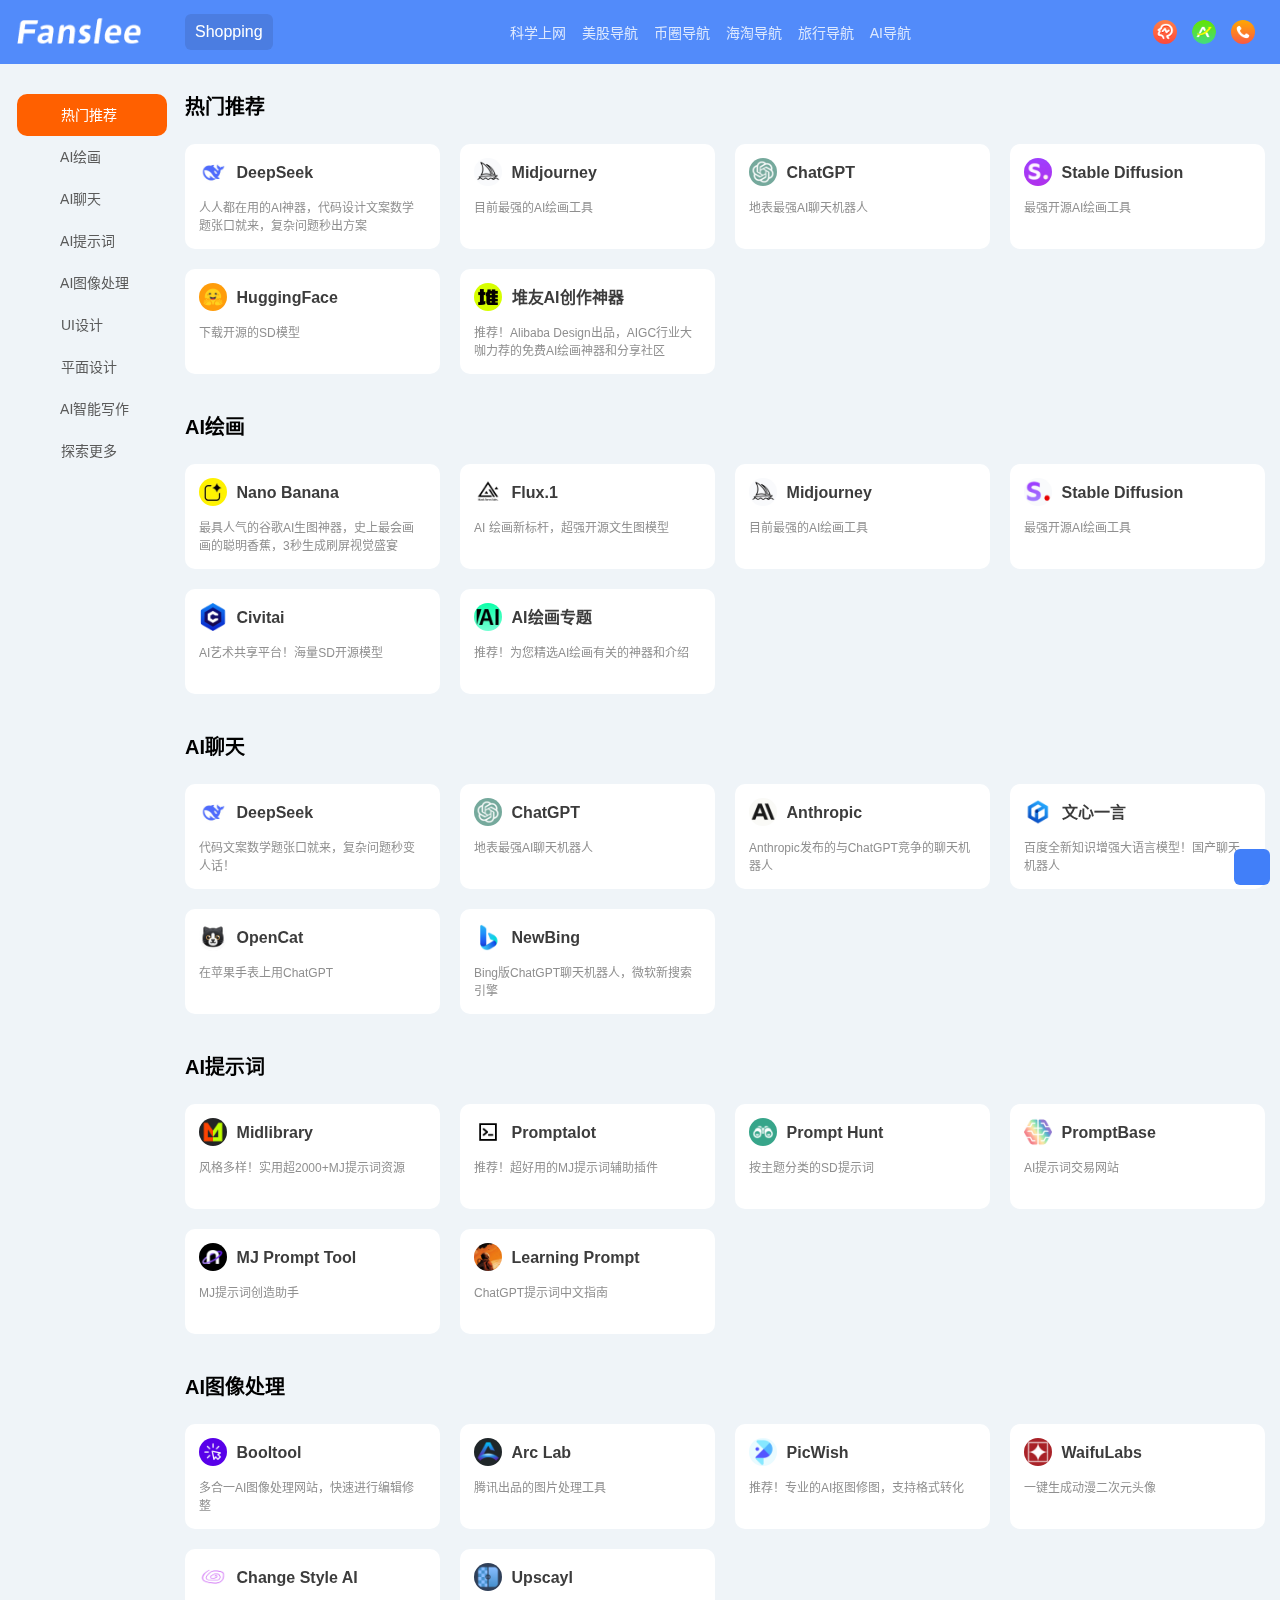
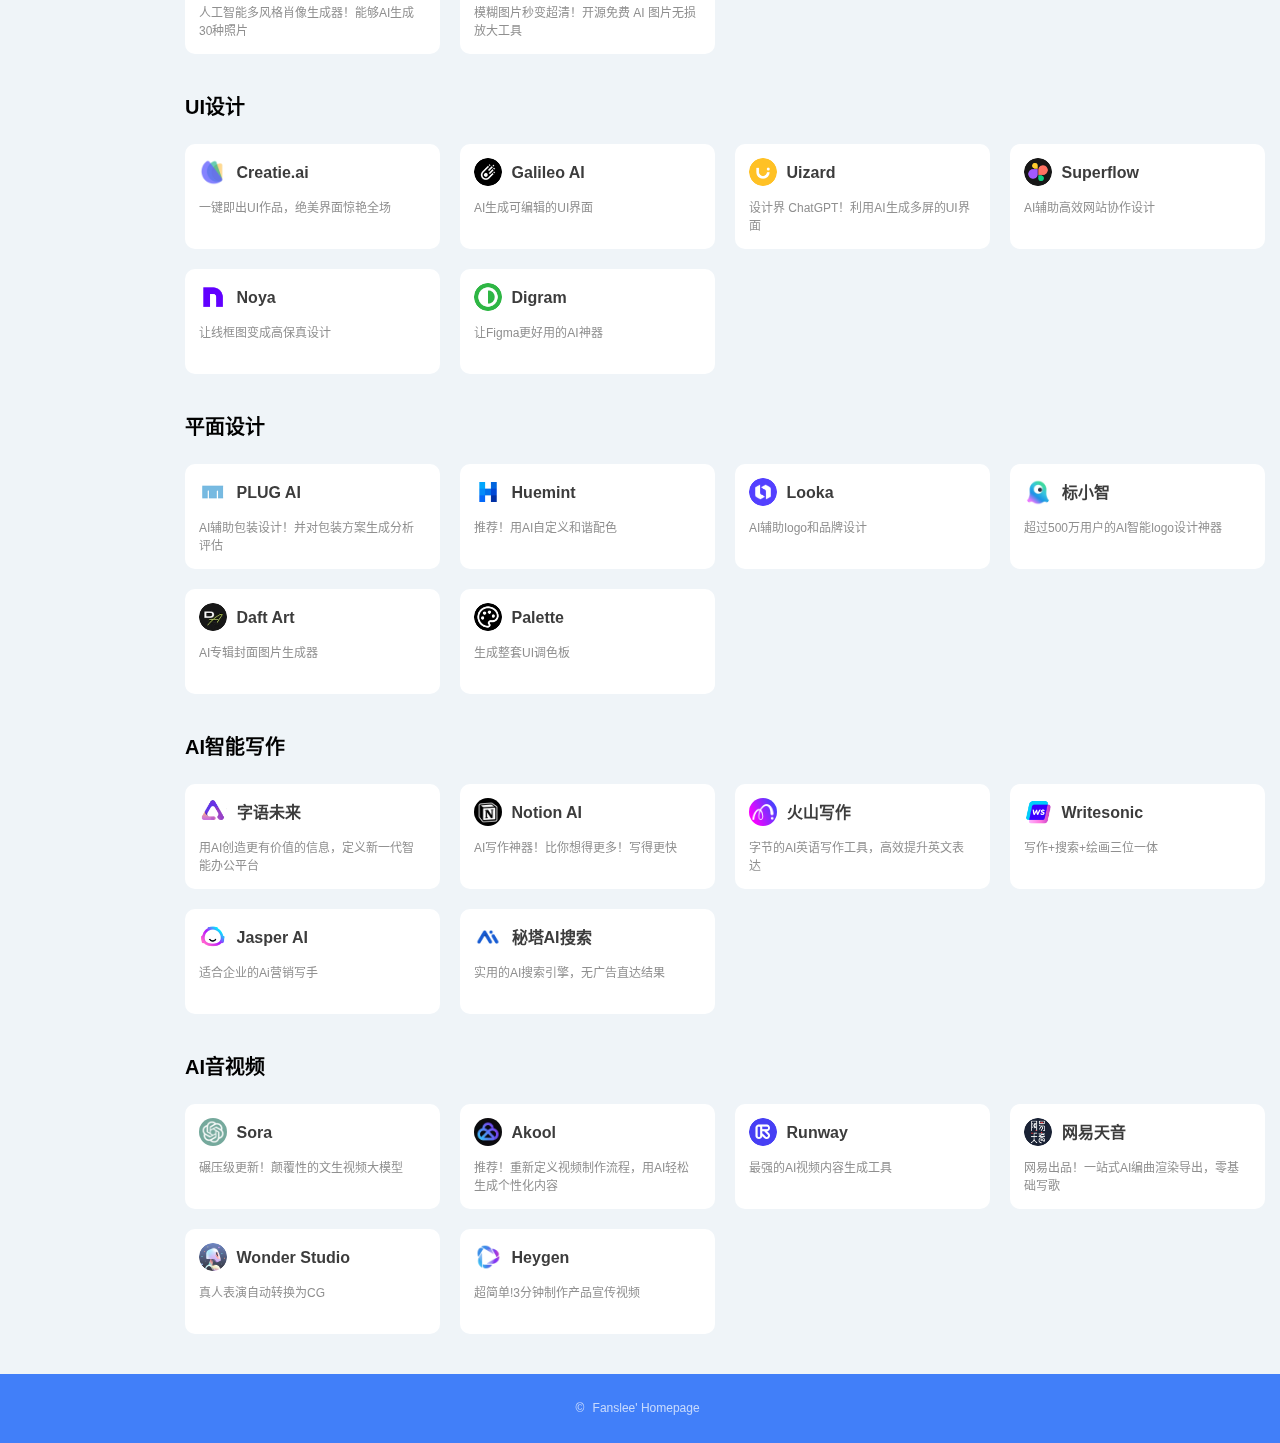
<file: buy.html>
<!DOCTYPE html>
<!--[if lt IE 9]> <html class="no-js oldie" lang="zh-CN"> <![endif]-->
<!--[if IE 9]> <html class="no-js ie9" lang="zh-CN"> <![endif]-->
<!--[if gt IE 9]><!--> <html lang="zh-CN" class="no-js"> <!--<![endif]-->
<head>
<meta charset="utf-8">
<meta name="viewport" content="width=device-width,initial-scale=1,user-scalable=no" />
<meta http-equiv="X-UA-Compatible" content="ie=edge">
<title>Shopping Website Navigation</title>
<meta http-equiv="Cache-Control" content="no-cache, no-store, must-revalidate" />
<meta http-equiv="Pragma" content="no-cache">
<meta http-equiv="Cache" content="no-cache">
<meta http-equiv="Expires" content="-1">
<meta name="description" content="Shopping Website Navigation"/>
<meta name="Keywords" content="Shopping Website Navigation"/>
<link rel="shortcut icon" href="favicon.ico" type="image/x-icon" />
<link rel="apple-touch-icon-precomposed" href="../ai/ico-apple.jpg" />
<link rel="apple-touch-icon" sizes="76x76" href="../ai/ico-apple.jpg" />
<link rel="apple-touch-icon" sizes="120x120" href="../ai/ico-apple.jpg" />
<link rel="apple-touch-icon" sizes="152x152" href="../ai/ico-apple.jpg" />
<link rel="apple-touch-icon" sizes="180x180" href="../ai/ico-apple.jpg" />
<link rel="stylesheet" href="../ai/css/fontello.css?v=hao0.2.46" type="text/css" media="all" />
<link rel="stylesheet" href="../ai/css/styles.css?v=0.2.46" />
<script type="text/javascript">
	var userAgent = navigator.userAgent; //取得浏览器的userAgent字符串
	var isBot=userAgent.search(/Alexabot|ia_archiver|bot|spider|Slurp/i) > -1;
	var isIE = userAgent.indexOf("compatible") > -1 && userAgent.indexOf("MSIE") > -1; //判断是否IE<11浏览器
	var isOldIE=isIE && userAgent.search(/msie\s?(9|10)\./i) < 0;//低于IE9
	var isIE11 = userAgent.indexOf('Trident') > -1 && userAgent.indexOf("rv:11.0") > -1;
	if (isOldIE && !isBot) {
		location.href="https://google.cn/chrome";	
	}
	if (isIE) {
		document.write('<link rel="stylesheet" href="../ai/css/ie9.css?v=0.2.46" type="text/css" media="all" />');
	}
	</script>
</head>
<body class="body-ai page-ai has-header-fixed">
<div id="app"><header class="header">
    <div class="container">
        <h2 class="logo wrap-left ">
            <a href="/" target="_blank" class="logo-a">
            <i class="logo-img">
        <img src="../ai/img/logo.png" width="100%" alt="fanslee' logo">
            </i></i>
            </a>
                    </h2>
        <div class="header-main flex">
            <div class="h-item h-title">
                <div class="part-header-bar-title ">
<h1 class="page-title">
<strong class="title">Shopping</strong>
</h1>
</div>            
</div>
<div class="h-item h-menus">
<div class="part-header-bar-menu ">
<div class="b-wrap flex">
<div class="menu-item menu-item-0">
<a class="menu-a" href="#" target="_blank">科学上网</a>
<div class="submenu more">
<div class="submenu-wrap">

<a class="submenu-item" href="https://dir3.bnaffloop.com/#/register?code=9htslSgz" rel="nofollow">
<div class="submenu-item-wrap">
<div class="submenu-item-icon"><i class="icon icon-icon-group-hot"></i></div>
<div class="submenu-item-title">Bitz Net</div></div>
</a>
<a class="submenu-item" href="https://nordvpn.com" rel="nofollow">
<div class="submenu-item-wrap">
<div class="submenu-item-icon"><i class="icon icon-channel-2"></i></div>
<div class="submenu-item-title">Nord</div></div>
</a>
<a class="submenu-item" href="https://bitbucket.org/letsgo666/letsgogo_5/src/main/README.md" rel="nofollow">
<div class="submenu-item-wrap">
<div class="submenu-item-icon"><i class="icon icon-photo9"></i></div>
<div class="submenu-item-title">快连</div></div>
</a>
<a class="submenu-item" href="https://getoutline.org" rel="nofollow">
<div class="submenu-item-wrap">
<div class="submenu-item-icon"><i class="icon icon-channel-3"></i></div>
 <div class="submenu-item-title">Outline</div></div>
</a>
</div>
</div>
</div>
<div class="menu-item menu-item-1">
<a class="menu-a" href="/stock.html" target="_blank">美股导航</a>
</div>
<div class="menu-item menu-item-2">
<a class="menu-a" href="/crypto.html" target="_blank">币圈导航</a>
</div>
<div class="menu-item menu-item-3">
<a class="menu-a" href="/buy.html" target="_blank">海淘导航</a>
</div>
<div class="menu-item menu-item-4">
<a class="menu-a" href="/travel.html" target="_blank">旅行导航</a>
</div>
<div class="menu-item menu-item-5">
<a class="menu-a" href="/ai.html" target="_blank">AI导航</a>
</div>

</div>
</div>            
</div>
<div class="h-subs h-item">
 <div class="part-header-bar-recommend ">
 <div class="b-wrap flex">
<a href="#" target="_blank">
<i class="item-thumb">
<i class="thumb thumb-round" style="background-image:url(../ai/img/dh-pic-2.jpg);"></i>
</i><i class="txt">Fanslee' Blog</i></a>
<a href="https://blog.fanslee.com" target="_blank">
<i class="item-thumb">
<i class="thumb thumb-round" style="background-image:url(../ai/img/club-icon.png);"></i></i> 
<i class="txt">链接2</i></a>
<a href="#" target="_blank">
<i class="item-thumb">
<i class="thumb thumb-round" style="background-image:url(../ai/img/dh-pic-3-1.jpg);"></i></i> 
<i class="txt">链接3</i></a>
</div>
</div>                
    <div is="header-login"></div>
            </div>
        </div>
    </div>
</header><div class="part-main">
    <div class="container">
    <div class="main">
        <div class="main-wrap">
<div is="mobile-menu"></div>
<div class="part-cats-loop">
<div class="part-uisdc-ai">
    <div is="uisdc-ai" index=0></div>
</div>
<!--hot begin-->
<div class="part-cat-block part-cat-block-ai">
    <h2 class="c-title" id="hot"><div class="l"><strong>热门推荐</strong></div>
        <div class="r"></div></h2>
        <div class="c-content ">
            <div class="c-loop c-loop-ai flex">
                <div class="part-item-website f-item p-item">
<a class="f-box" href="https://www.deepseek.com/" target="_blank">
<h3 class="item-title">
<i class="item-ico"><i class="thumb thumb-img"><img src="../ai/icon/deepseek.jpg" alt="DeepSeek"></i></i>
<strong class="title"> DeepSeek </strong>
</h3>
    <div class="item-desc">人人都在用的AI神器，代码设计文案数学题张口就来，复杂问题秒出方案</div>
    <!--<div class="item-tag">
        <span class="tag tag-76736e3d">推荐</span>
        <span class="tag tag-33382673">CN</span>
    </div>-->
</a>
</div>
<div class="part-item-website f-item p-item">
    <a class="f-box" href="https://www.midjourney.com/" target="_blank">
    <h3 class="item-title">
        <i class="item-ico">
            <i class="thumb thumb-img">
                <img src="../ai/icon/Midjourney.png" alt="Midjourney ">
            </i>
        </i>
        <strong class="title"> Midjourney  </strong>
    </h3>
    <div class="item-desc">目前最强的AI绘画工具</div>
</a>
</div><div class="part-item-website f-item p-item">
    <a class="f-box" href="https://chat.openai.com" target="_blank">
    <h3 class="item-title">
        <i class="item-ico">
            <i class="thumb thumb-img">
                <img src="../ai/icon/ChatGPT.png" alt="ChatGPT">
            </i>
        </i>
        <strong class="title"> ChatGPT </strong>
    </h3>
    <div class="item-desc">地表最强AI聊天机器人</div>
    </a>
</div><div class="part-item-website f-item p-item">
    <a class="f-box" href="https://stability.ai" target="_blank">
    <h3 class="item-title">
        <i class="item-ico">
            <i class="thumb thumb-img">
                <img src="../ai/icon/sd.jpg" alt="Stable Diffusion">
            </i>
        </i>
        <strong class="title"> Stable Diffusion </strong>
    </h3>
    <div class="item-desc">最强开源AI绘画工具</div>
</a>
</div><div class="part-item-website f-item p-item">
    <a class="f-box" href="https://huggingface.co/" target="_blank">
    <h3 class="item-title">
        <i class="item-ico">
            <i class="thumb thumb-img">
                <img src="../ai/icon/HuggingFace.png" alt="HuggingFace">
            </i>
        </i>
        <strong class="title"> HuggingFace </strong>
    </h3>
    <div class="item-desc">下载开源的SD模型</div>

</a>
</div>
<div class="part-item-website f-item p-item">
    <a class="f-box" href="https://d.design/ai?from=ysaidh" target="_blank">
    <h3 class="item-title">
        <i class="item-ico">
            <i class="thumb thumb-img">
                <img src="../ai/icon/duiyou.jpg" alt="堆友AI创作神器">
            </i>
        </i>
        <strong class="title"> 堆友AI创作神器 </strong>
    </h3>
    <div class="item-desc">推荐！Alibaba Design出品，AIGC行业大咖力荐的免费AI绘画神器和分享社区</div>

</a>
</div>


</div>
</div>
</div>
<!--hot end-->
<!--smart1 begin-->
<div class="part-cat-block part-cat-block-ai">
    <h2 class="c-title" id="smart1">
        <div class="l"><strong>AI绘画</strong></div>
        <div class="r"></div></h2>
        <div class="c-content ">
            <div class="c-loop c-loop-ai flex">
                
                <div class="part-item-website f-item p-item">
                    <a class="f-box" href="https://aistudio.google.com/prompts/new_chat" target="_blank">
    <h3 class="item-title">
        <i class="item-ico">
            <i class="thumb thumb-img">
                <img src="../ai/icon/nanobanana.webp" alt="Nano Banana">
            </i>
        </i>
        <strong class="title"> Nano Banana </strong>
    </h3>
    <div class="item-desc">最具人气的谷歌AI生图神器，史上最会画画的聪明香蕉，3秒生成刷屏视觉盛宴</div></a>
</div>

<div class="part-item-website f-item p-item"><a class="f-box" href="https://blackforestlabs.ai" target="_blank">
    <h3 class="item-title">
        <i class="item-ico">
            <i class="thumb thumb-img">
                <img src="../ai/icon/FLUX.1.jpg" alt="Flux.1">
            </i>
        </i>
        <strong class="title"> Flux.1 </strong>
    </h3>
    <div class="item-desc">AI 绘画新标杆，超强开源文生图模型</div></a>
</div>

<div class="part-item-website f-item p-item"><a class="f-box" href="https://www.midjourney.com/" target="_blank">
    <h3 class="item-title">
        <i class="item-ico">
            <i class="thumb thumb-img">
                <img src="../ai/icon/Midjourney.png" alt="Midjourney ">
            </i>
        </i>
        <strong class="title"> Midjourney  </strong>
    </h3>
    <div class="item-desc">目前最强的AI绘画工具</div></a>
</div>

<div class="part-item-website f-item p-item"><a class="f-box" href="https://stability.ai" target="_blank">
    <h3 class="item-title">
        <i class="item-ico">
            <i class="thumb thumb-img">
                <img src="../ai/icon/stable.png" alt="Stable Diffusion">
            </i>
        </i>
        <strong class="title"> Stable Diffusion </strong>
    </h3>
    <div class="item-desc">最强开源AI绘画工具</div></a>
</div>

<div class="part-item-website f-item p-item"><a class="f-box" href="https://civitai.com/" target="_blank">
    <h3 class="item-title">
        <i class="item-ico">
            <i class="thumb thumb-img">
                <img src="../ai/icon/Civitai.png" alt="Civitai">
            </i>
        </i>
        <strong class="title"> Civitai </strong>
    </h3>
    <div class="item-desc">AI艺术共享平台！海量SD开源模型</div></a>
</div>

<div class="part-item-website f-item p-item"><a class="f-box" href="https://ai.fanslee.com" target="_blank">
    <h3 class="item-title">
        <i class="item-ico">
            <i class="thumb thumb-img">
                <img src="../ai/icon/aizt.png" alt="AI绘画专题">
            </i>
        </i>
        <strong class="title"> AI绘画专题 </strong>
    </h3>
    <div class="item-desc">推荐！为您精选AI绘画有关的神器和介绍</div></a>
</div>

</div>
</div>
</div>
<!--smart1 end-->
<div class="part-cat-block part-cat-block-ai">
    <h2 class="c-title" id="smart2">
        <div class="l"><strong>AI聊天</strong></div>
        <div class="r"></div></h2>
        <div class="c-content ">
            <div class="c-loop c-loop-ai flex">
                
                <div class="part-item-website f-item p-item">
                    <a class="f-box" href="https://www.deepseek.com/" target="_blank">
    <h3 class="item-title">
        <i class="item-ico">
            <i class="thumb thumb-img">
                <img src="../ai/icon/deepseek.jpg" alt="DeepSeek">
            </i>
        </i>
        <strong class="title"> DeepSeek </strong>
    </h3>
    <div class="item-desc">代码文案数学题张口就来，复杂问题秒变人话！</div></a>
</div>
<div class="part-item-website f-item p-item"><a class="f-box" href="https://chat.openai.com" target="_blank">
    <h3 class="item-title">
        <i class="item-ico">
            <i class="thumb thumb-img">
                <img src="../ai/icon/ChatGPT.png" alt="ChatGPT">
            </i>
        </i>
        <strong class="title"> ChatGPT<i class="show-hover"><i class="icon-rocket"></i></i> </strong>
    </h3>
    <div class="item-desc">地表最强AI聊天机器人</div></a>
</div>
<div class="part-item-website f-item p-item"><a class="f-box" href="https://www.anthropic.com/" target="_blank">
    <h3 class="item-title">
        <i class="item-ico">
            <i class="thumb thumb-img">
                <img src="../ai/icon/Anthropi.png" alt="Anthropic">
            </i>
        </i>
        <strong class="title"> Anthropic </strong>
    </h3>
    <div class="item-desc">Anthropic发布的与ChatGPT竞争的聊天机器人</div></a>
</div>
<div class="part-item-website f-item p-item"><a class="f-box" href="https://yiyan.baidu.com/?utm_source=uisdc" target="_blank">
    <h3 class="item-title">
        <i class="item-ico">
            <i class="thumb thumb-img">
                <img src="../ai/icon/wxyy.png" alt="文心一言">
            </i>
        </i>
        <strong class="title"> 文心一言 </strong>
    </h3>
    <div class="item-desc">百度全新知识增强大语言模型！国产聊天机器人</div></a>
</div>
<div class="part-item-website f-item p-item"><a class="f-box" href="https://apps.apple.com/us/app/opencat/id6445999201" target="_blank">
    <h3 class="item-title">
        <i class="item-ico">
            <i class="thumb thumb-img">
                <img src="../ai/icon/OpenCat.png" alt="OpenCat">
            </i>
        </i>
        <strong class="title"> OpenCat </strong>
    </h3>
    <div class="item-desc">在苹果手表上用ChatGPT</div></a>
</div>
<div class="part-item-website f-item p-item"><a class="f-box" href="https://www.bing.com/new" target="_blank">
    <h3 class="item-title">
        <i class="item-ico">
            <i class="thumb thumb-img">
                <img src="../ai/icon/newbing.png" alt="NewBing ">
            </i>
        </i>
        <strong class="title"> NewBing  </strong>
    </h3>
    <div class="item-desc">Bing版ChatGPT聊天机器人，微软新搜索引擎</div></a>
</div>

</div>
</div>
</div>
<div class="part-cat-block part-cat-block-ai">
    <h2 class="c-title" id="smart3">
        <div class="l"><strong>AI提示词</strong></div>
        <div class="r"></div></h2>
        <div class="c-content ">
            <div class="c-loop c-loop-ai flex">
                
                <div class="part-item-website f-item p-item">
                    <a class="f-box" href="https://midlibrary.io/" target="_blank">
    <h3 class="item-title">
        <i class="item-ico">
            <i class="thumb thumb-img">
                <img src="../ai/icon/Midlibrary.jpg" alt="Midlibrary">
            </i>
        </i>
        <strong class="title"> Midlibrary </strong>
    </h3>
    <div class="item-desc">风格多样！实用超2000+MJ提示词资源</div></a>
</div>
<div class="part-item-website f-item p-item"><a class="f-box" href="https://promptalot.com/" target="_blank">
    <h3 class="item-title">
        <i class="item-ico">
            <i class="thumb thumb-img">
                <img src="../ai/icon/promptalot.jpg" alt="Promptalot">
            </i>
        </i>
        <strong class="title"> Promptalot </strong>
    </h3>
    <div class="item-desc">推荐！超好用的MJ提示词辅助插件</div></a>
</div>
<div class="part-item-website f-item p-item"><a class="f-box" href="https://www.prompthunt.com/explore" target="_blank">
    <h3 class="item-title">
        <i class="item-ico">
            <i class="thumb thumb-img">
                <img src="../ai/icon/PromptHunt.png" alt="Prompt Hunt">
            </i>
        </i>
        <strong class="title"> Prompt Hunt </strong>
    </h3>
    <div class="item-desc">按主题分类的SD提示词</div></a>
</div>
<div class="part-item-website f-item p-item"><a class="f-box" href="https://promptbase.com/" target="_blank">
    <h3 class="item-title">
        <i class="item-ico">
            <i class="thumb thumb-img">
                <img src="../ai/icon/PromptBase.png" alt="PromptBase">
            </i>
        </i>
        <strong class="title"> PromptBase </strong>
    </h3>
    <div class="item-desc">AI提示词交易网站</div></a>
</div>
<div class="part-item-website f-item p-item"><a class="f-box" href="https://prompt.noonshot.com/" target="_blank">
    <h3 class="item-title">
        <i class="item-ico">
            <i class="thumb thumb-img">
                <img src="../ai/icon/Noonshot.png" alt="MJ Prompt Tool">
            </i>
        </i>
        <strong class="title"> MJ Prompt Tool </strong>
    </h3>
    <div class="item-desc">MJ提示词创造助手</div></a>
</div>
<div class="part-item-website f-item p-item"><a class="f-box" href="https://learningprompt.wiki/" target="_blank">
    <h3 class="item-title">
        <i class="item-ico">
            <i class="thumb thumb-img">
                <img src="../ai/icon/Learning.png" alt="Learning Prompt">
            </i>
        </i>
        <strong class="title"> Learning Prompt </strong>
    </h3>
    <div class="item-desc">ChatGPT提示词中文指南</div></a>
</div>

</div>
</div>
</div>
<div class="part-cat-block part-cat-block-ai">
    <h2 class="c-title" id="smart4">
        <div class="l"><strong>AI图像处理</strong></div>
        <div class="r"></div></h2>
        <div class="c-content ">
            <div class="c-loop c-loop-ai flex">
                
                <div class="part-item-website f-item p-item">
                    <a class="f-box" href="https://booltool.boolv.tech/home" target="_blank">
    <h3 class="item-title">
        <i class="item-ico">
            <i class="thumb thumb-img">
                <img src="../ai/icon/Booltool.png" alt="Booltool">
            </i>
        </i>
        <strong class="title"> Booltool </strong>
    </h3>
    <div class="item-desc">多合一AI图像处理网站，快速进行编辑修整</div></a>
</div>
<div class="part-item-website f-item p-item"><a class="f-box" href="https://arc.tencent.com/zh/ai-demos/faceRestoration" target="_blank">
    <h3 class="item-title">
        <i class="item-ico">
            <i class="thumb thumb-img">
                <img src="../ai/icon/arc.png" alt="Arc Lab">
            </i>
        </i>
        <strong class="title"> Arc Lab </strong>
    </h3>
    <div class="item-desc">腾讯出品的图片处理工具</div></a>
</div>
<div class="part-item-website f-item p-item"><a class="f-box" href="https://picwish.com/" target="_blank">
    <h3 class="item-title">
        <i class="item-ico">
            <i class="thumb thumb-img">
                <img src="../ai/icon/PicWish.png" alt="PicWish">
            </i>
        </i>
        <strong class="title"> PicWish </strong>
    </h3>
    <div class="item-desc">推荐！专业的AI抠图修图，支持格式转化</div></a>
</div>
<div class="part-item-website f-item p-item"><a class="f-box" href="https://waifulabs.com/" target="_blank">
    <h3 class="item-title">
        <i class="item-ico">
            <i class="thumb thumb-img">
                <img src="../ai/icon/Waifulabs.png" alt="WaifuLabs">
            </i>
        </i>
        <strong class="title"> WaifuLabs </strong>
    </h3>
    <div class="item-desc">一键生成动漫二次元头像</div></a>
</div>
<div class="part-item-website f-item p-item"><a class="f-box" href="https://changestyleai.com/" target="_blank">
    <h3 class="item-title">
        <i class="item-ico">
            <i class="thumb thumb-img">
                <img src="../ai/icon/Change.png" alt="Change Style AI">
            </i>
        </i>
        <strong class="title"> Change Style AI </strong>
    </h3>
    <div class="item-desc">人工智能多风格肖像生成器！能够AI生成30种照片</div></a>
</div>
<div class="part-item-website f-item p-item"><a class="f-box" href="https://www.upscayl.org/" target="_blank">
    <h3 class="item-title">
        <i class="item-ico">
            <i class="thumb thumb-img">
                <img src="../ai/icon/upscayl.png" alt="Upscayl ">
            </i>
        </i>
        <strong class="title"> Upscayl  </strong>
    </h3>
    <div class="item-desc">模糊图片秒变超清！开源免费 AI 图片无损放大工具</div></a>
</div>

</div>
</div>
</div>
<div class="part-cat-block part-cat-block-ai">
    <h2 class="c-title" id="smart5">
        <div class="l"><strong>UI设计</strong></div>
        <div class="r"></div></h2><div class="c-content ">
            <div class="c-loop c-loop-ai flex">
                <div class="part-item-website f-item p-item">
                    <a class="f-box" href="https://creatie.ai/" target="_blank">
    <h3 class="item-title">
        <i class="item-ico">
            <i class="thumb thumb-img">
                <img src="../ai/icon/creatie.jpg" alt="Creatie.ai">
            </i>
        </i>
        <strong class="title"> Creatie.ai </strong>
    </h3>
    <div class="item-desc">一键即出UI作品，绝美界面惊艳全场</div></a>
</div><div class="part-item-website f-item p-item"><a class="f-box" href="https://www.usegalileo.ai/" target="_blank">
    <h3 class="item-title">
        <i class="item-ico">
            <i class="thumb thumb-img">
                <img src="../ai/icon/GalileoAI.png" alt="Galileo AI">
            </i>
        </i>
        <strong class="title"> Galileo AI </strong>
    </h3>
    <div class="item-desc">AI生成可编辑的UI界面</div></a>
</div><div class="part-item-website f-item p-item"><a class="f-box" href="https://uizard.io/autodesigner/" target="_blank">
    <h3 class="item-title">
        <i class="item-ico">
            <i class="thumb thumb-img">
                <img src="../ai/icon/Uizard.png" alt="Uizard">
            </i>
        </i>
        <strong class="title"> Uizard </strong>
    </h3>
    <div class="item-desc">设计界 ChatGPT！利用AI生成多屏的UI界面</div></a>
</div><div class="part-item-website f-item p-item"><a class="f-box" href="https://www.usesuperflow.com/" target="_blank">
    <h3 class="item-title">
        <i class="item-ico">
            <i class="thumb thumb-img">
                <img src="../ai/icon/Superflow.png" alt="Superflow">
            </i>
        </i>
        <strong class="title"> Superflow </strong>
    </h3>
    <div class="item-desc">AI辅助高效网站协作设计</div></a>
</div><div class="part-item-website f-item p-item"><a class="f-box" href="https://www.noya.io/" target="_blank">
    <h3 class="item-title">
        <i class="item-ico">
            <i class="thumb thumb-img">
                <img src="../ai/icon/Noya.png" alt="Noya">
            </i>
        </i>
        <strong class="title"> Noya </strong>
    </h3>
    <div class="item-desc">让线框图变成高保真设计</div></a>
</div>
<div class="part-item-website f-item p-item"><a class="f-box" href="https://diagram.com/" target="_blank">
    <h3 class="item-title">
        <i class="item-ico">
            <i class="thumb thumb-img">
                <img src="../ai/icon/Digram.png" alt="Digram">
            </i>
        </i>
        <strong class="title"> Digram </strong>
    </h3>
    <div class="item-desc">让Figma更好用的AI神器</div></a>
</div>

</div>
</div>
</div>
<div class="part-cat-block part-cat-block-ai">
    <h2 class="c-title" id="smart6">
        <div class="l"><strong>平面设计</strong></div>
        <div class="r"></div></h2>
        <div class="c-content ">
            <div class="c-loop c-loop-ai flex">

                <div class="part-item-website f-item p-item">
                    <a class="f-box" href="https://hp.package-ai.jp/" target="_blank">
    <h3 class="item-title">
        <i class="item-ico">
            <i class="thumb thumb-img">
                <img src="../ai/icon/package.png" alt="PLUG AI">
            </i>
        </i>
        <strong class="title"> PLUG AI </strong>
    </h3>
    <div class="item-desc">AI辅助包装设计！并对包装方案生成分析评估</div></a>
</div>
<div class="part-item-website f-item p-item"><a class="f-box" href="https://huemint.com/brand-intersection/" target="_blank">
    <h3 class="item-title">
        <i class="item-ico">
            <i class="thumb thumb-img">
                <img src="../ai/icon/Huemint.png" alt="Huemint">
            </i>
        </i>
        <strong class="title"> Huemint </strong>
    </h3>
    <div class="item-desc">推荐！用AI自定义和谐配色</div></a>
</div>
<div class="part-item-website f-item p-item"><a class="f-box" href="https://looka.com/" target="_blank">
    <h3 class="item-title">
        <i class="item-ico">
            <i class="thumb thumb-img">
                <img src="../ai/icon/Looka.png" alt="Looka">
            </i>
        </i>
        <strong class="title"> Looka </strong>
    </h3>
    <div class="item-desc">AI辅助logo和品牌设计</div></a>
</div>
<div class="part-item-website f-item p-item"><a class="f-box" href="https://www.logosc.cn/" target="_blank">
    <h3 class="item-title">
        <i class="item-ico">
            <i class="thumb thumb-img">
                <img src="../ai/icon/bxz.png" alt="标小智">
            </i>
        </i>
        <strong class="title"> 标小智 </strong>
    </h3>
    <div class="item-desc">超过500万用户的AI智能logo设计神器</div></a>
</div>
<div class="part-item-website f-item p-item"><a class="f-box" href="https://www.daftart.ai/" target="_blank">
    <h3 class="item-title">
        <i class="item-ico">
            <i class="thumb thumb-img">
                <img src="../ai/icon/DaftArt.png" alt="Daft Art">
            </i>
        </i>
        <strong class="title"> Daft Art </strong>
    </h3>
    <div class="item-desc">AI专辑封面图片生成器</div></a>
</div>
<div class="part-item-website f-item p-item"><a class="f-box" href="https://palette.tone-row.com/" target="_blank">
    <h3 class="item-title">
        <i class="item-ico">
            <i class="thumb thumb-img">
                <img src="../ai/icon/ToneRow.png" alt="Palette">
            </i>
        </i>
        <strong class="title"> Palette </strong>
    </h3>
    <div class="item-desc">生成整套UI调色板</div></a>
</div>

</div>
</div>
</div>
<div class="part-cat-block part-cat-block-ai">
    <h2 class="c-title" id="smart7">
        <div class="l"><strong>AI智能写作</strong></div>
        <div class="r"></div></h2><div class="c-content ">
            <div class="c-loop c-loop-ai flex">

                <div class="part-item-website f-item p-item">
                    <a class="f-box" href="https://getgetai.com/workstation?from=youshe" target="_blank">
    <h3 class="item-title">
        <i class="item-ico">
            <i class="thumb thumb-img">
                <img src="../ai/icon/getgetai.png" alt="字语未来">
            </i>
        </i>
        <strong class="title"> 字语未来 </strong>
    </h3>
    <div class="item-desc">用AI创造更有价值的信息，定义新一代智能办公平台</div></a>
</div>
<div class="part-item-website f-item p-item"><a class="f-box" href="https://www.notion.so/product/ai" target="_blank">
    <h3 class="item-title">
        <i class="item-ico">
            <i class="thumb thumb-img">
                <img src="../ai/icon/notion.jpg" alt="Notion AI">
            </i>
        </i>
        <strong class="title"> Notion AI </strong>
    </h3>
    <div class="item-desc">AI写作神器！比你想得更多！写得更快</div></a>
</div>
<div class="part-item-website f-item p-item"><a class="f-box" href="https://www.writingo.net/home" target="_blank">
    <h3 class="item-title">
        <i class="item-ico">
            <i class="thumb thumb-img">
                <img src="../ai/icon/writingo.png" alt="火山写作">
            </i>
        </i>
        <strong class="title"> 火山写作 </strong>
    </h3>
    <div class="item-desc">字节的AI英语写作工具，高效提升英文表达</div></a>
</div>
<div class="part-item-website f-item p-item"><a class="f-box" href="https://writesonic.com/" target="_blank">
    <h3 class="item-title">
        <i class="item-ico">
            <i class="thumb thumb-img">
                <img src="../ai/icon/writesonic.png" alt="Writesonic">
            </i>
        </i>
        <strong class="title"> Writesonic </strong>
    </h3>
    <div class="item-desc">写作+搜索+绘画三位一体</div></a>
</div>
<div class="part-item-website f-item p-item"><a class="f-box" href="https://www.jasper.ai/" target="_blank">
    <h3 class="item-title">
        <i class="item-ico">
            <i class="thumb thumb-img">
                <img src="../ai/icon/jasper-1.png" alt="Jasper AI">
            </i>
        </i>
        <strong class="title"> Jasper AI </strong>
    </h3>
    <div class="item-desc">适合企业的Ai营销写手</div></a>
</div>
<div class="part-item-website f-item p-item"><a class="f-box" href="https://metaso.cn/" target="_blank">
    <h3 class="item-title">
        <i class="item-ico">
            <i class="thumb thumb-img">
                <img src="../ai/icon/mita.jpg" alt="秘塔AI搜索">
            </i>
        </i>
        <strong class="title"> 秘塔AI搜索 </strong>
    </h3>
    <div class="item-desc">实用的AI搜索引擎，无广告直达结果</div></a>
</div>

</div>
</div>
</div>
<div class="part-cat-block part-cat-block-ai">
    <h2 class="c-title" id="smart8">
        <div class="l"><strong>AI音视频</strong></div>
        <div class="r"></div></h2>
        <div class="c-content ">
            <div class="c-loop c-loop-ai flex">

                <div class="part-item-website f-item p-item">
                    <a class="f-box" href="https://openai.com/sora" target="_blank">
    <h3 class="item-title">
        <i class="item-ico">
            <i class="thumb thumb-img">
                <img src="../ai/icon/ChatGPT.png" alt="Sora">
            </i>
        </i>
        <strong class="title"> Sora </strong>
    </h3>
    <div class="item-desc">碾压级更新！颠覆性的文生视频大模型</div></a>
</div>
<div class="part-item-website f-item p-item"><a class="f-box" href="https://akool.com/zh-cn" target="_blank">
    <h3 class="item-title">
        <i class="item-ico">
            <i class="thumb thumb-img">
                <img src="../ai/icon/Akool.webp" alt="Akool">
            </i>
        </i>
        <strong class="title"> Akool </strong>
    </h3>
    <div class="item-desc">推荐！重新定义视频制作流程，用AI轻松生成个性化内容</div></a>
</div>
<div class="part-item-website f-item p-item"><a class="f-box" href="https://runwayml.com" target="_blank">
    <h3 class="item-title">
        <i class="item-ico">
            <i class="thumb thumb-img">
                <img src="../ai/icon/Runway.png" alt="Runway">
            </i>
        </i>
        <strong class="title"> Runway </strong>
    </h3>
    <div class="item-desc">最强的AI视频内容生成工具</div></a>
</div>
<div class="part-item-website f-item p-item"><a class="f-box" href="https://tianyin.163.com/" target="_blank">
    <h3 class="item-title">
        <i class="item-ico">
            <i class="thumb thumb-img">
                <img src="../ai/icon/tianyin.png" alt="网易天音">
            </i>
        </i>
        <strong class="title"> 网易天音 </strong>
    </h3>
    <div class="item-desc">网易出品！一站式AI编曲渲染导出，零基础写歌</div></a>
</div>
<div class="part-item-website f-item p-item"><a class="f-box" href="https://wonderdynamics.com/" target="_blank">
    <h3 class="item-title">
        <i class="item-ico">
            <i class="thumb thumb-img">
                <img src="../ai/icon/Wonder.png" alt="Wonder Studio">
            </i>
        </i>
        <strong class="title"> Wonder Studio </strong>
    </h3>
    <div class="item-desc">真人表演自动转换为CG</div></a>
</div>
<div class="part-item-website f-item p-item"><a class="f-box" href="https://www.heygen.com" target="_blank">
    <h3 class="item-title">
        <i class="item-ico">
            <i class="thumb thumb-img">
                <img src="../ai/icon/heygen.jpg" alt="Heygen">
            </i>
        </i>
        <strong class="title"> Heygen </strong>
    </h3>
    <div class="item-desc">超简单!3分钟制作产品宣传视频</div></a>
</div>

</div>
</div>
</div>
<div class="part-new-courses" id="new_courses">
<div is="uisdc-new-courses"></div>
</div>
</div>   
</div>
</div>
<div class="part-sidebar">
<div class="sidebar-menu-wrap">
<div class="sidebar-menu ">
<ul class="menu">
<li class="menu-item"><a href="#hot" class="menu-a"><i class="in"><i class="ico icon-icon-group-hot"></i> 热门推荐</i></a></li>
<li class="menu-item"><a href="#smart1" class="menu-a"><i class="in"><i class="ico icon-i-illustration"></i> AI绘画</i></a></li>
 <li class="menu-item"><a href="#smart2" class="menu-a"><i class="in"><i class="ico icon-message"></i> AI聊天</i></a></li>
 <li class="menu-item"><a href="#smart3" class="menu-a"><i class="in"><i class="ico icon-nav-hot-1"></i> AI提示词</i></a></li>
 <li class="menu-item"><a href="#smart4" class="menu-a"><i class="in"><i class="ico icon-i-img"></i> AI图像处理</i></a></li>
 <li class="menu-item"><a href="#smart5" class="menu-a"><i class="in"><i class="ico icon-nav-icon-7"></i> UI设计</i></a></li>
 <li class="menu-item"><a href="#smart6" class="menu-a"><i class="in"><i class="ico icon-graphic"></i> 平面设计</i></a></li>
 <li class="menu-item"><a href="#smart7" class="menu-a"><i class="in"><i class="ico icon-article-2"></i> AI智能写作</i></a></li>
 <li class="menu-item"><a href="#smart8" class="menu-a"><i class="in"><i class="ico icon-nav-icon-13"></i> 探索更多</i></a></li>
</ul>
</div>
</div>
</div></div></div>
<div class="part-footer-top">
    <div class="container">

</div>
</div>
<div class="part-footer-copyright">
    <div class="statement">
    <p></p>
</div>
<div class="links">
    <!--<a href="#" target="_blank">文字</a><a href="#" target="_blank">文字</a><a href="#" target="_blk">文字</a>-->
</div>
<div class="copyright">
    &copy; <a href="/" target="_blank">Fanslee' Homepage</a> <!--<a href="https://beian.miit.gov.cn" target="_blank" rel="nofollow noreferrer" >备案号</a>-->
</div>
</div><div class="part-footer-fixed"><div class="fixed-right">
  <div is="uisdc-live"></div>
  <div class="gotop">
    <a href="#" class="go_top item"> <i class="icon-top2"></i> </a> 
</div>
</div>
</div>
</div>
<script src="../ai/js/jquery.js" charset="utf-8"></script>
<script src="../ai/js/vue.js" charset="utf-8"></script>
<script src="../ai/js/touchEvent.js" charset="utf-8"></script>
<script src="../ai/js/web.js?v=0.2.46" charset="utf-8"></script>
</body>
</html>
</file>
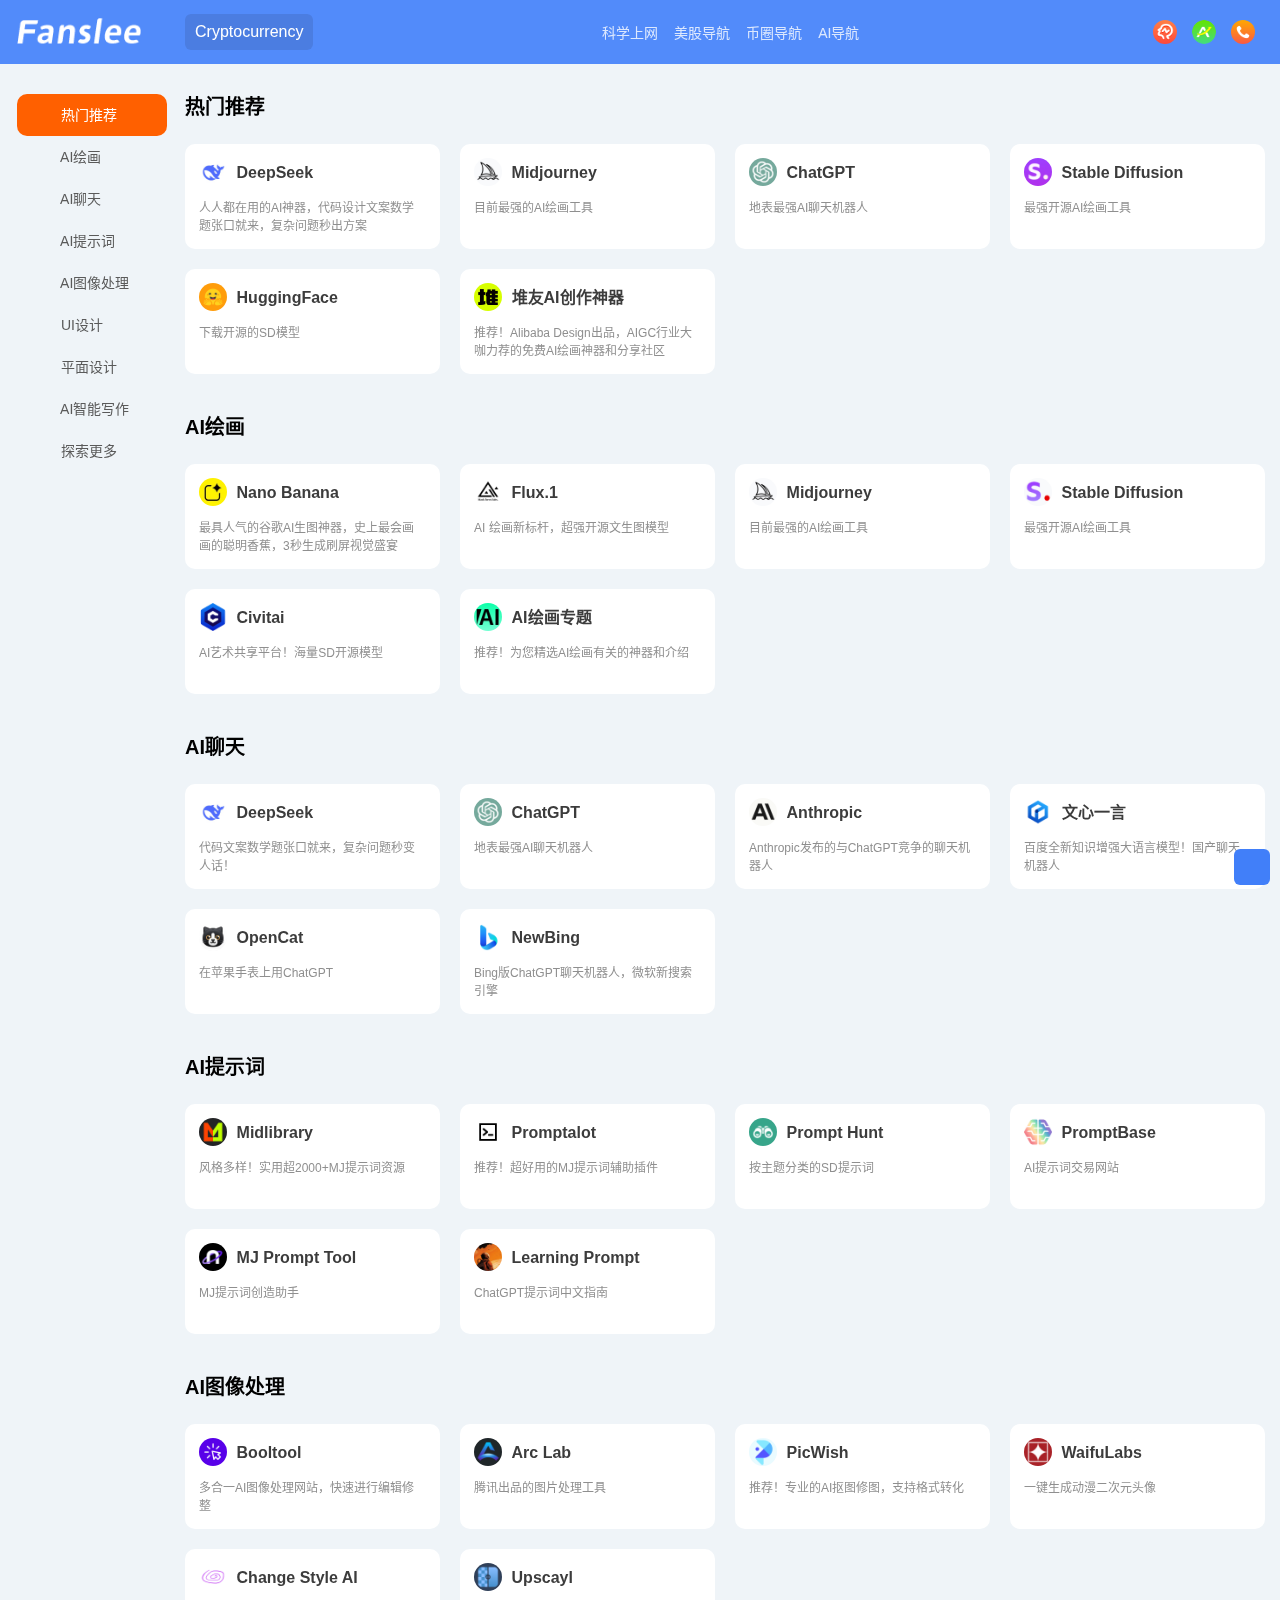
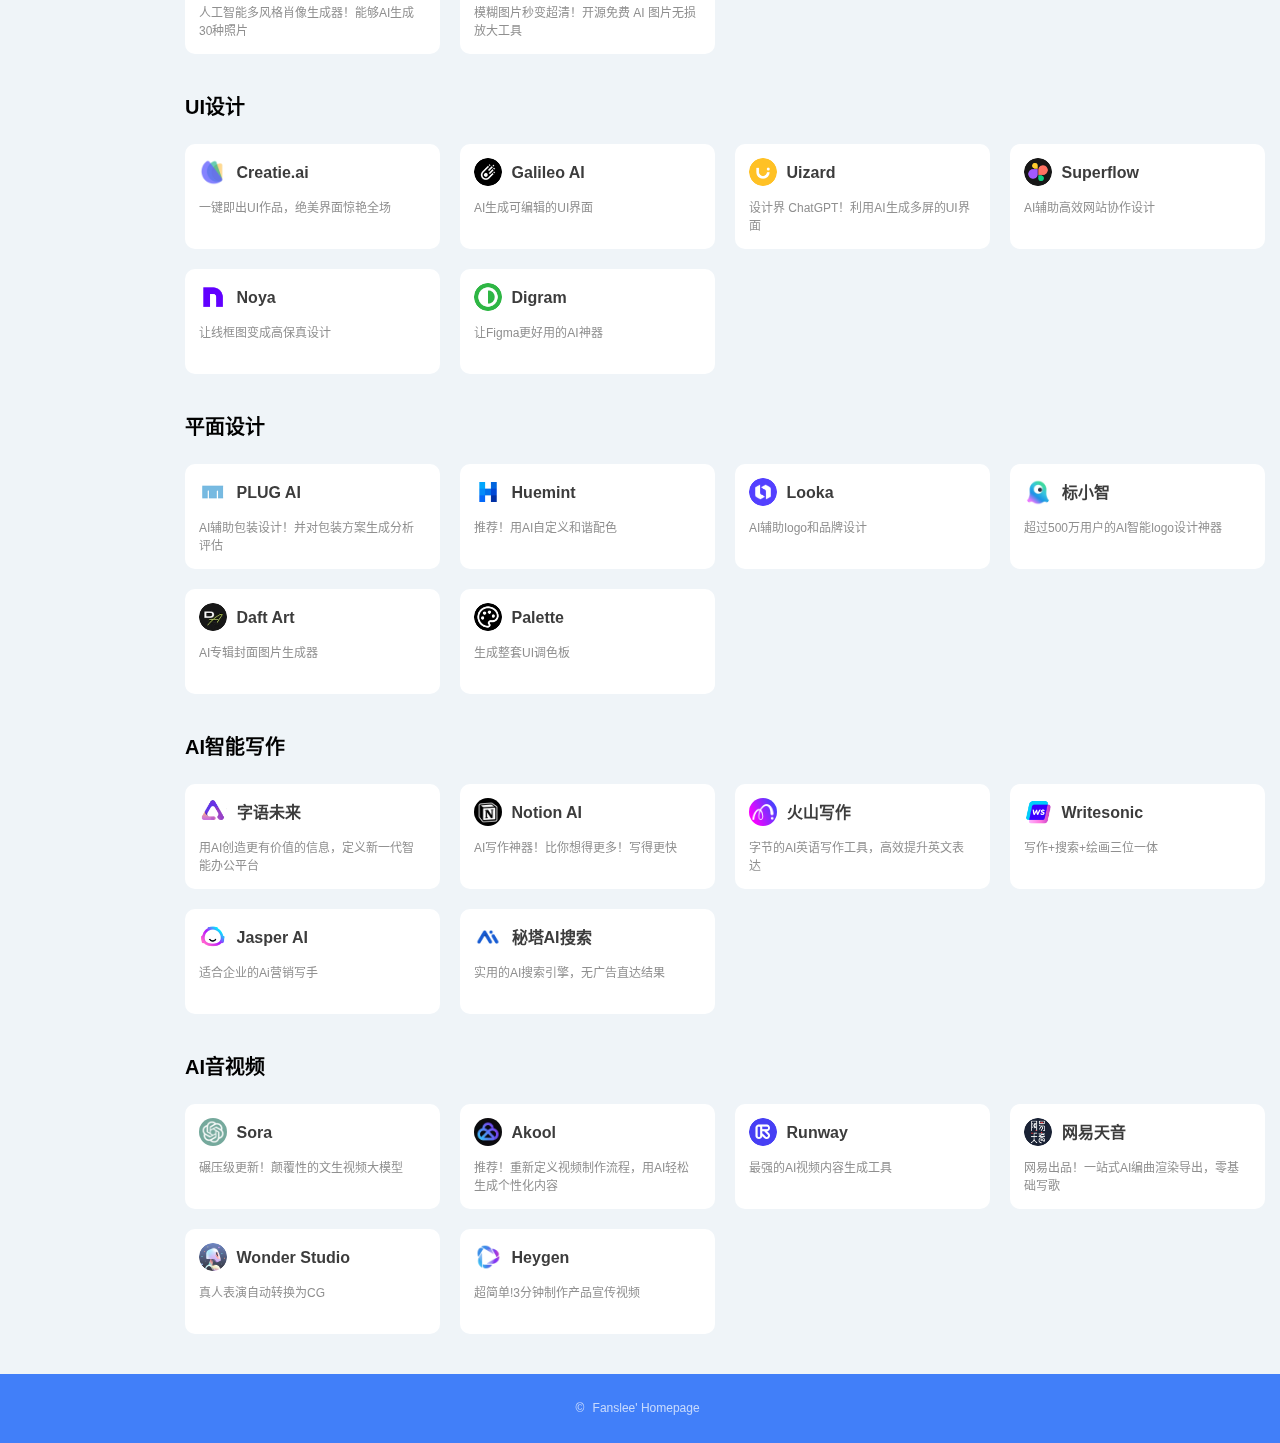
<file: crypto.html>
<!DOCTYPE html>
<!--[if lt IE 9]> <html class="no-js oldie" lang="zh-CN"> <![endif]-->
<!--[if IE 9]> <html class="no-js ie9" lang="zh-CN"> <![endif]-->
<!--[if gt IE 9]><!--> <html lang="zh-CN" class="no-js"> <!--<![endif]-->
<head>
<meta charset="utf-8">
<meta name="viewport" content="width=device-width,initial-scale=1,user-scalable=no" />
<meta http-equiv="X-UA-Compatible" content="ie=edge">
<title>Cryptocurrency Website Navigation</title>
<meta http-equiv="Cache-Control" content="no-cache, no-store, must-revalidate" />
<meta http-equiv="Pragma" content="no-cache">
<meta http-equiv="Cache" content="no-cache">
<meta http-equiv="Expires" content="-1">
<meta name="description" content="Cryptocurrency Website Navigation"/>
<meta name="Keywords" content="Cryptocurrency Website Navigation"/>
<link rel="shortcut icon" href="favicon.ico" type="image/x-icon" />
<link rel="apple-touch-icon-precomposed" href="../ai/ico-apple.jpg" />
<link rel="apple-touch-icon" sizes="76x76" href="../ai/ico-apple.jpg" />
<link rel="apple-touch-icon" sizes="120x120" href="../ai/ico-apple.jpg" />
<link rel="apple-touch-icon" sizes="152x152" href="../ai/ico-apple.jpg" />
<link rel="apple-touch-icon" sizes="180x180" href="../ai/ico-apple.jpg" />
<link rel="stylesheet" href="../ai/css/fontello.css?v=hao0.2.46" type="text/css" media="all" />
<link rel="stylesheet" href="../ai/css/styles.css?v=0.2.46" />
<script type="text/javascript">
	var userAgent = navigator.userAgent; //取得浏览器的userAgent字符串
	var isBot=userAgent.search(/Alexabot|ia_archiver|bot|spider|Slurp/i) > -1;
	var isIE = userAgent.indexOf("compatible") > -1 && userAgent.indexOf("MSIE") > -1; //判断是否IE<11浏览器
	var isOldIE=isIE && userAgent.search(/msie\s?(9|10)\./i) < 0;//低于IE9
	var isIE11 = userAgent.indexOf('Trident') > -1 && userAgent.indexOf("rv:11.0") > -1;
	if (isOldIE && !isBot) {
		location.href="https://google.cn/chrome";	
	}
	if (isIE) {
		document.write('<link rel="stylesheet" href="../ai/css/ie9.css?v=0.2.46" type="text/css" media="all" />');
	}
	</script>
</head>
<body class="body-ai page-ai has-header-fixed">
<div id="app"><header class="header">
    <div class="container">
        <h2 class="logo wrap-left ">
            <a href="/" target="_blank" class="logo-a">
            <i class="logo-img">
        <img src="../ai/img/logo.png" width="100%" alt="fanslee' logo">
            </i></i>
            </a>
                    </h2>
        <div class="header-main flex">
            <div class="h-item h-title">
                <div class="part-header-bar-title ">
<h1 class="page-title">
<strong class="title">Cryptocurrency</strong>
</h1>
</div>            
</div>
<div class="h-item h-menus">
<div class="part-header-bar-menu ">
<div class="b-wrap flex">
<div class="menu-item menu-item-0">
<a class="menu-a" href="#" target="_blank">科学上网</a>
<div class="submenu more">
<div class="submenu-wrap">

<a class="submenu-item" href="https://dir3.bnaffloop.com/#/register?code=9htslSgz" rel="nofollow">
<div class="submenu-item-wrap">
<div class="submenu-item-icon"><i><img src="../ai/icon/bitznet.png"></i></div>
<div class="submenu-item-title">Bitz Net</div></div>
</a>
<a class="submenu-item" href="https://nordvpn.com" rel="nofollow">
<div class="submenu-item-wrap">
<div class="submenu-item-icon"><i><img src="../ai/icon/nord.png"></i></div>
<div class="submenu-item-title">Nord</div></div>
</a>
<a class="submenu-item" href="https://bitbucket.org/letsgo666/letsgogo_5/src/main/README.md" rel="nofollow">
<div class="submenu-item-wrap">
<div class="submenu-item-icon"><i><img src="../ai/icon/letsgo.png"></i></div>
<div class="submenu-item-title">快连</div></div>
</a>
<a class="submenu-item" href="https://getoutline.org" rel="nofollow">
<div class="submenu-item-wrap">
<div class="submenu-item-icon"><i><img src="../ai/icon/outline.png"></i></div>
 <div class="submenu-item-title">Outline</div></div>
</a>

</div>
</div>
</div>
<div class="menu-item menu-item-1">
<a class="menu-a" href="/stock.html" target="_blank">美股导航</a>
</div>
<div class="menu-item menu-item-2">
<a class="menu-a" href="/crypto.html" target="_blank">币圈导航</a>
</div>
<!--<div class="menu-item menu-item-3">
<a class="menu-a" href="/buy.html" target="_blank">海淘导航</a>
</div>
<div class="menu-item menu-item-4">
<a class="menu-a" href="/travel.html" target="_blank">旅行导航</a>
</div>-->
<div class="menu-item menu-item-5">
<a class="menu-a" href="/ai.html" target="_blank">AI导航</a>
</div>

</div>
</div>            
</div>
<div class="h-subs h-item">
 <div class="part-header-bar-recommend ">
 <div class="b-wrap flex">
<a href="#" target="_blank">
<i class="item-thumb">
<i class="thumb thumb-round" style="background-image:url(../ai/img/dh-pic-2.jpg);"></i>
</i><i class="txt">Fanslee' Blog</i></a>
<a href="https://blog.fanslee.com" target="_blank">
<i class="item-thumb">
<i class="thumb thumb-round" style="background-image:url(../ai/img/club-icon.png);"></i></i> 
<i class="txt">链接2</i></a>
<a href="#" target="_blank">
<i class="item-thumb">
<i class="thumb thumb-round" style="background-image:url(../ai/img/dh-pic-3-1.jpg);"></i></i> 
<i class="txt">链接3</i></a>
</div>
</div>                
    <div is="header-login"></div>
            </div>
        </div>
    </div>
</header><div class="part-main">
    <div class="container">
    <div class="main">
        <div class="main-wrap">
<div is="mobile-menu"></div>
<div class="part-cats-loop">
<div class="part-uisdc-ai">
    <div is="uisdc-ai" index=0></div>
</div>
<!--hot begin-->
<div class="part-cat-block part-cat-block-ai">
    <h2 class="c-title" id="hot"><div class="l"><strong>热门推荐</strong></div>
        <div class="r"></div></h2>
        <div class="c-content ">
            <div class="c-loop c-loop-ai flex">
                <div class="part-item-website f-item p-item">
<a class="f-box" href="https://www.deepseek.com/" target="_blank">
<h3 class="item-title">
<i class="item-ico"><i class="thumb thumb-img"><img src="../ai/icon/deepseek.jpg" alt="DeepSeek"></i></i>
<strong class="title"> DeepSeek </strong>
</h3>
    <div class="item-desc">人人都在用的AI神器，代码设计文案数学题张口就来，复杂问题秒出方案</div>
    <!--<div class="item-tag">
        <span class="tag tag-76736e3d">推荐</span>
        <span class="tag tag-33382673">CN</span>
    </div>-->
</a>
</div>
<div class="part-item-website f-item p-item">
    <a class="f-box" href="https://www.midjourney.com/" target="_blank">
    <h3 class="item-title">
        <i class="item-ico">
            <i class="thumb thumb-img">
                <img src="../ai/icon/Midjourney.png" alt="Midjourney ">
            </i>
        </i>
        <strong class="title"> Midjourney  </strong>
    </h3>
    <div class="item-desc">目前最强的AI绘画工具</div>
</a>
</div><div class="part-item-website f-item p-item">
    <a class="f-box" href="https://chat.openai.com" target="_blank">
    <h3 class="item-title">
        <i class="item-ico">
            <i class="thumb thumb-img">
                <img src="../ai/icon/ChatGPT.png" alt="ChatGPT">
            </i>
        </i>
        <strong class="title"> ChatGPT </strong>
    </h3>
    <div class="item-desc">地表最强AI聊天机器人</div>
    </a>
</div><div class="part-item-website f-item p-item">
    <a class="f-box" href="https://stability.ai" target="_blank">
    <h3 class="item-title">
        <i class="item-ico">
            <i class="thumb thumb-img">
                <img src="../ai/icon/sd.jpg" alt="Stable Diffusion">
            </i>
        </i>
        <strong class="title"> Stable Diffusion </strong>
    </h3>
    <div class="item-desc">最强开源AI绘画工具</div>
</a>
</div><div class="part-item-website f-item p-item">
    <a class="f-box" href="https://huggingface.co/" target="_blank">
    <h3 class="item-title">
        <i class="item-ico">
            <i class="thumb thumb-img">
                <img src="../ai/icon/HuggingFace.png" alt="HuggingFace">
            </i>
        </i>
        <strong class="title"> HuggingFace </strong>
    </h3>
    <div class="item-desc">下载开源的SD模型</div>

</a>
</div>
<div class="part-item-website f-item p-item">
    <a class="f-box" href="https://d.design/ai?from=ysaidh" target="_blank">
    <h3 class="item-title">
        <i class="item-ico">
            <i class="thumb thumb-img">
                <img src="../ai/icon/duiyou.jpg" alt="堆友AI创作神器">
            </i>
        </i>
        <strong class="title"> 堆友AI创作神器 </strong>
    </h3>
    <div class="item-desc">推荐！Alibaba Design出品，AIGC行业大咖力荐的免费AI绘画神器和分享社区</div>

</a>
</div>


</div>
</div>
</div>
<!--hot end-->
<!--smart1 begin-->
<div class="part-cat-block part-cat-block-ai">
    <h2 class="c-title" id="smart1">
        <div class="l"><strong>AI绘画</strong></div>
        <div class="r"></div></h2>
        <div class="c-content ">
            <div class="c-loop c-loop-ai flex">
                
                <div class="part-item-website f-item p-item">
                    <a class="f-box" href="https://aistudio.google.com/prompts/new_chat" target="_blank">
    <h3 class="item-title">
        <i class="item-ico">
            <i class="thumb thumb-img">
                <img src="../ai/icon/nanobanana.webp" alt="Nano Banana">
            </i>
        </i>
        <strong class="title"> Nano Banana </strong>
    </h3>
    <div class="item-desc">最具人气的谷歌AI生图神器，史上最会画画的聪明香蕉，3秒生成刷屏视觉盛宴</div></a>
</div>

<div class="part-item-website f-item p-item"><a class="f-box" href="https://blackforestlabs.ai" target="_blank">
    <h3 class="item-title">
        <i class="item-ico">
            <i class="thumb thumb-img">
                <img src="../ai/icon/FLUX.1.jpg" alt="Flux.1">
            </i>
        </i>
        <strong class="title"> Flux.1 </strong>
    </h3>
    <div class="item-desc">AI 绘画新标杆，超强开源文生图模型</div></a>
</div>

<div class="part-item-website f-item p-item"><a class="f-box" href="https://www.midjourney.com/" target="_blank">
    <h3 class="item-title">
        <i class="item-ico">
            <i class="thumb thumb-img">
                <img src="../ai/icon/Midjourney.png" alt="Midjourney ">
            </i>
        </i>
        <strong class="title"> Midjourney  </strong>
    </h3>
    <div class="item-desc">目前最强的AI绘画工具</div></a>
</div>

<div class="part-item-website f-item p-item"><a class="f-box" href="https://stability.ai" target="_blank">
    <h3 class="item-title">
        <i class="item-ico">
            <i class="thumb thumb-img">
                <img src="../ai/icon/stable.png" alt="Stable Diffusion">
            </i>
        </i>
        <strong class="title"> Stable Diffusion </strong>
    </h3>
    <div class="item-desc">最强开源AI绘画工具</div></a>
</div>

<div class="part-item-website f-item p-item"><a class="f-box" href="https://civitai.com/" target="_blank">
    <h3 class="item-title">
        <i class="item-ico">
            <i class="thumb thumb-img">
                <img src="../ai/icon/Civitai.png" alt="Civitai">
            </i>
        </i>
        <strong class="title"> Civitai </strong>
    </h3>
    <div class="item-desc">AI艺术共享平台！海量SD开源模型</div></a>
</div>

<div class="part-item-website f-item p-item"><a class="f-box" href="https://ai.fanslee.com" target="_blank">
    <h3 class="item-title">
        <i class="item-ico">
            <i class="thumb thumb-img">
                <img src="../ai/icon/aizt.png" alt="AI绘画专题">
            </i>
        </i>
        <strong class="title"> AI绘画专题 </strong>
    </h3>
    <div class="item-desc">推荐！为您精选AI绘画有关的神器和介绍</div></a>
</div>

</div>
</div>
</div>
<!--smart1 end-->
<div class="part-cat-block part-cat-block-ai">
    <h2 class="c-title" id="smart2">
        <div class="l"><strong>AI聊天</strong></div>
        <div class="r"></div></h2>
        <div class="c-content ">
            <div class="c-loop c-loop-ai flex">
                
                <div class="part-item-website f-item p-item">
                    <a class="f-box" href="https://www.deepseek.com/" target="_blank">
    <h3 class="item-title">
        <i class="item-ico">
            <i class="thumb thumb-img">
                <img src="../ai/icon/deepseek.jpg" alt="DeepSeek">
            </i>
        </i>
        <strong class="title"> DeepSeek </strong>
    </h3>
    <div class="item-desc">代码文案数学题张口就来，复杂问题秒变人话！</div></a>
</div>
<div class="part-item-website f-item p-item"><a class="f-box" href="https://chat.openai.com" target="_blank">
    <h3 class="item-title">
        <i class="item-ico">
            <i class="thumb thumb-img">
                <img src="../ai/icon/ChatGPT.png" alt="ChatGPT">
            </i>
        </i>
        <strong class="title"> ChatGPT<i class="show-hover"><i class="icon-rocket"></i></i> </strong>
    </h3>
    <div class="item-desc">地表最强AI聊天机器人</div></a>
</div>
<div class="part-item-website f-item p-item"><a class="f-box" href="https://www.anthropic.com/" target="_blank">
    <h3 class="item-title">
        <i class="item-ico">
            <i class="thumb thumb-img">
                <img src="../ai/icon/Anthropi.png" alt="Anthropic">
            </i>
        </i>
        <strong class="title"> Anthropic </strong>
    </h3>
    <div class="item-desc">Anthropic发布的与ChatGPT竞争的聊天机器人</div></a>
</div>
<div class="part-item-website f-item p-item"><a class="f-box" href="https://yiyan.baidu.com/?utm_source=uisdc" target="_blank">
    <h3 class="item-title">
        <i class="item-ico">
            <i class="thumb thumb-img">
                <img src="../ai/icon/wxyy.png" alt="文心一言">
            </i>
        </i>
        <strong class="title"> 文心一言 </strong>
    </h3>
    <div class="item-desc">百度全新知识增强大语言模型！国产聊天机器人</div></a>
</div>
<div class="part-item-website f-item p-item"><a class="f-box" href="https://apps.apple.com/us/app/opencat/id6445999201" target="_blank">
    <h3 class="item-title">
        <i class="item-ico">
            <i class="thumb thumb-img">
                <img src="../ai/icon/OpenCat.png" alt="OpenCat">
            </i>
        </i>
        <strong class="title"> OpenCat </strong>
    </h3>
    <div class="item-desc">在苹果手表上用ChatGPT</div></a>
</div>
<div class="part-item-website f-item p-item"><a class="f-box" href="https://www.bing.com/new" target="_blank">
    <h3 class="item-title">
        <i class="item-ico">
            <i class="thumb thumb-img">
                <img src="../ai/icon/newbing.png" alt="NewBing ">
            </i>
        </i>
        <strong class="title"> NewBing  </strong>
    </h3>
    <div class="item-desc">Bing版ChatGPT聊天机器人，微软新搜索引擎</div></a>
</div>

</div>
</div>
</div>
<div class="part-cat-block part-cat-block-ai">
    <h2 class="c-title" id="smart3">
        <div class="l"><strong>AI提示词</strong></div>
        <div class="r"></div></h2>
        <div class="c-content ">
            <div class="c-loop c-loop-ai flex">
                
                <div class="part-item-website f-item p-item">
                    <a class="f-box" href="https://midlibrary.io/" target="_blank">
    <h3 class="item-title">
        <i class="item-ico">
            <i class="thumb thumb-img">
                <img src="../ai/icon/Midlibrary.jpg" alt="Midlibrary">
            </i>
        </i>
        <strong class="title"> Midlibrary </strong>
    </h3>
    <div class="item-desc">风格多样！实用超2000+MJ提示词资源</div></a>
</div>
<div class="part-item-website f-item p-item"><a class="f-box" href="https://promptalot.com/" target="_blank">
    <h3 class="item-title">
        <i class="item-ico">
            <i class="thumb thumb-img">
                <img src="../ai/icon/promptalot.jpg" alt="Promptalot">
            </i>
        </i>
        <strong class="title"> Promptalot </strong>
    </h3>
    <div class="item-desc">推荐！超好用的MJ提示词辅助插件</div></a>
</div>
<div class="part-item-website f-item p-item"><a class="f-box" href="https://www.prompthunt.com/explore" target="_blank">
    <h3 class="item-title">
        <i class="item-ico">
            <i class="thumb thumb-img">
                <img src="../ai/icon/PromptHunt.png" alt="Prompt Hunt">
            </i>
        </i>
        <strong class="title"> Prompt Hunt </strong>
    </h3>
    <div class="item-desc">按主题分类的SD提示词</div></a>
</div>
<div class="part-item-website f-item p-item"><a class="f-box" href="https://promptbase.com/" target="_blank">
    <h3 class="item-title">
        <i class="item-ico">
            <i class="thumb thumb-img">
                <img src="../ai/icon/PromptBase.png" alt="PromptBase">
            </i>
        </i>
        <strong class="title"> PromptBase </strong>
    </h3>
    <div class="item-desc">AI提示词交易网站</div></a>
</div>
<div class="part-item-website f-item p-item"><a class="f-box" href="https://prompt.noonshot.com/" target="_blank">
    <h3 class="item-title">
        <i class="item-ico">
            <i class="thumb thumb-img">
                <img src="../ai/icon/Noonshot.png" alt="MJ Prompt Tool">
            </i>
        </i>
        <strong class="title"> MJ Prompt Tool </strong>
    </h3>
    <div class="item-desc">MJ提示词创造助手</div></a>
</div>
<div class="part-item-website f-item p-item"><a class="f-box" href="https://learningprompt.wiki/" target="_blank">
    <h3 class="item-title">
        <i class="item-ico">
            <i class="thumb thumb-img">
                <img src="../ai/icon/Learning.png" alt="Learning Prompt">
            </i>
        </i>
        <strong class="title"> Learning Prompt </strong>
    </h3>
    <div class="item-desc">ChatGPT提示词中文指南</div></a>
</div>

</div>
</div>
</div>
<div class="part-cat-block part-cat-block-ai">
    <h2 class="c-title" id="smart4">
        <div class="l"><strong>AI图像处理</strong></div>
        <div class="r"></div></h2>
        <div class="c-content ">
            <div class="c-loop c-loop-ai flex">
                
                <div class="part-item-website f-item p-item">
                    <a class="f-box" href="https://booltool.boolv.tech/home" target="_blank">
    <h3 class="item-title">
        <i class="item-ico">
            <i class="thumb thumb-img">
                <img src="../ai/icon/Booltool.png" alt="Booltool">
            </i>
        </i>
        <strong class="title"> Booltool </strong>
    </h3>
    <div class="item-desc">多合一AI图像处理网站，快速进行编辑修整</div></a>
</div>
<div class="part-item-website f-item p-item"><a class="f-box" href="https://arc.tencent.com/zh/ai-demos/faceRestoration" target="_blank">
    <h3 class="item-title">
        <i class="item-ico">
            <i class="thumb thumb-img">
                <img src="../ai/icon/arc.png" alt="Arc Lab">
            </i>
        </i>
        <strong class="title"> Arc Lab </strong>
    </h3>
    <div class="item-desc">腾讯出品的图片处理工具</div></a>
</div>
<div class="part-item-website f-item p-item"><a class="f-box" href="https://picwish.com/" target="_blank">
    <h3 class="item-title">
        <i class="item-ico">
            <i class="thumb thumb-img">
                <img src="../ai/icon/PicWish.png" alt="PicWish">
            </i>
        </i>
        <strong class="title"> PicWish </strong>
    </h3>
    <div class="item-desc">推荐！专业的AI抠图修图，支持格式转化</div></a>
</div>
<div class="part-item-website f-item p-item"><a class="f-box" href="https://waifulabs.com/" target="_blank">
    <h3 class="item-title">
        <i class="item-ico">
            <i class="thumb thumb-img">
                <img src="../ai/icon/Waifulabs.png" alt="WaifuLabs">
            </i>
        </i>
        <strong class="title"> WaifuLabs </strong>
    </h3>
    <div class="item-desc">一键生成动漫二次元头像</div></a>
</div>
<div class="part-item-website f-item p-item"><a class="f-box" href="https://changestyleai.com/" target="_blank">
    <h3 class="item-title">
        <i class="item-ico">
            <i class="thumb thumb-img">
                <img src="../ai/icon/Change.png" alt="Change Style AI">
            </i>
        </i>
        <strong class="title"> Change Style AI </strong>
    </h3>
    <div class="item-desc">人工智能多风格肖像生成器！能够AI生成30种照片</div></a>
</div>
<div class="part-item-website f-item p-item"><a class="f-box" href="https://www.upscayl.org/" target="_blank">
    <h3 class="item-title">
        <i class="item-ico">
            <i class="thumb thumb-img">
                <img src="../ai/icon/upscayl.png" alt="Upscayl ">
            </i>
        </i>
        <strong class="title"> Upscayl  </strong>
    </h3>
    <div class="item-desc">模糊图片秒变超清！开源免费 AI 图片无损放大工具</div></a>
</div>

</div>
</div>
</div>
<div class="part-cat-block part-cat-block-ai">
    <h2 class="c-title" id="smart5">
        <div class="l"><strong>UI设计</strong></div>
        <div class="r"></div></h2><div class="c-content ">
            <div class="c-loop c-loop-ai flex">
                <div class="part-item-website f-item p-item">
                    <a class="f-box" href="https://creatie.ai/" target="_blank">
    <h3 class="item-title">
        <i class="item-ico">
            <i class="thumb thumb-img">
                <img src="../ai/icon/creatie.jpg" alt="Creatie.ai">
            </i>
        </i>
        <strong class="title"> Creatie.ai </strong>
    </h3>
    <div class="item-desc">一键即出UI作品，绝美界面惊艳全场</div></a>
</div><div class="part-item-website f-item p-item"><a class="f-box" href="https://www.usegalileo.ai/" target="_blank">
    <h3 class="item-title">
        <i class="item-ico">
            <i class="thumb thumb-img">
                <img src="../ai/icon/GalileoAI.png" alt="Galileo AI">
            </i>
        </i>
        <strong class="title"> Galileo AI </strong>
    </h3>
    <div class="item-desc">AI生成可编辑的UI界面</div></a>
</div><div class="part-item-website f-item p-item"><a class="f-box" href="https://uizard.io/autodesigner/" target="_blank">
    <h3 class="item-title">
        <i class="item-ico">
            <i class="thumb thumb-img">
                <img src="../ai/icon/Uizard.png" alt="Uizard">
            </i>
        </i>
        <strong class="title"> Uizard </strong>
    </h3>
    <div class="item-desc">设计界 ChatGPT！利用AI生成多屏的UI界面</div></a>
</div><div class="part-item-website f-item p-item"><a class="f-box" href="https://www.usesuperflow.com/" target="_blank">
    <h3 class="item-title">
        <i class="item-ico">
            <i class="thumb thumb-img">
                <img src="../ai/icon/Superflow.png" alt="Superflow">
            </i>
        </i>
        <strong class="title"> Superflow </strong>
    </h3>
    <div class="item-desc">AI辅助高效网站协作设计</div></a>
</div><div class="part-item-website f-item p-item"><a class="f-box" href="https://www.noya.io/" target="_blank">
    <h3 class="item-title">
        <i class="item-ico">
            <i class="thumb thumb-img">
                <img src="../ai/icon/Noya.png" alt="Noya">
            </i>
        </i>
        <strong class="title"> Noya </strong>
    </h3>
    <div class="item-desc">让线框图变成高保真设计</div></a>
</div>
<div class="part-item-website f-item p-item"><a class="f-box" href="https://diagram.com/" target="_blank">
    <h3 class="item-title">
        <i class="item-ico">
            <i class="thumb thumb-img">
                <img src="../ai/icon/Digram.png" alt="Digram">
            </i>
        </i>
        <strong class="title"> Digram </strong>
    </h3>
    <div class="item-desc">让Figma更好用的AI神器</div></a>
</div>

</div>
</div>
</div>
<div class="part-cat-block part-cat-block-ai">
    <h2 class="c-title" id="smart6">
        <div class="l"><strong>平面设计</strong></div>
        <div class="r"></div></h2>
        <div class="c-content ">
            <div class="c-loop c-loop-ai flex">

                <div class="part-item-website f-item p-item">
                    <a class="f-box" href="https://hp.package-ai.jp/" target="_blank">
    <h3 class="item-title">
        <i class="item-ico">
            <i class="thumb thumb-img">
                <img src="../ai/icon/package.png" alt="PLUG AI">
            </i>
        </i>
        <strong class="title"> PLUG AI </strong>
    </h3>
    <div class="item-desc">AI辅助包装设计！并对包装方案生成分析评估</div></a>
</div>
<div class="part-item-website f-item p-item"><a class="f-box" href="https://huemint.com/brand-intersection/" target="_blank">
    <h3 class="item-title">
        <i class="item-ico">
            <i class="thumb thumb-img">
                <img src="../ai/icon/Huemint.png" alt="Huemint">
            </i>
        </i>
        <strong class="title"> Huemint </strong>
    </h3>
    <div class="item-desc">推荐！用AI自定义和谐配色</div></a>
</div>
<div class="part-item-website f-item p-item"><a class="f-box" href="https://looka.com/" target="_blank">
    <h3 class="item-title">
        <i class="item-ico">
            <i class="thumb thumb-img">
                <img src="../ai/icon/Looka.png" alt="Looka">
            </i>
        </i>
        <strong class="title"> Looka </strong>
    </h3>
    <div class="item-desc">AI辅助logo和品牌设计</div></a>
</div>
<div class="part-item-website f-item p-item"><a class="f-box" href="https://www.logosc.cn/" target="_blank">
    <h3 class="item-title">
        <i class="item-ico">
            <i class="thumb thumb-img">
                <img src="../ai/icon/bxz.png" alt="标小智">
            </i>
        </i>
        <strong class="title"> 标小智 </strong>
    </h3>
    <div class="item-desc">超过500万用户的AI智能logo设计神器</div></a>
</div>
<div class="part-item-website f-item p-item"><a class="f-box" href="https://www.daftart.ai/" target="_blank">
    <h3 class="item-title">
        <i class="item-ico">
            <i class="thumb thumb-img">
                <img src="../ai/icon/DaftArt.png" alt="Daft Art">
            </i>
        </i>
        <strong class="title"> Daft Art </strong>
    </h3>
    <div class="item-desc">AI专辑封面图片生成器</div></a>
</div>
<div class="part-item-website f-item p-item"><a class="f-box" href="https://palette.tone-row.com/" target="_blank">
    <h3 class="item-title">
        <i class="item-ico">
            <i class="thumb thumb-img">
                <img src="../ai/icon/ToneRow.png" alt="Palette">
            </i>
        </i>
        <strong class="title"> Palette </strong>
    </h3>
    <div class="item-desc">生成整套UI调色板</div></a>
</div>

</div>
</div>
</div>
<div class="part-cat-block part-cat-block-ai">
    <h2 class="c-title" id="smart7">
        <div class="l"><strong>AI智能写作</strong></div>
        <div class="r"></div></h2><div class="c-content ">
            <div class="c-loop c-loop-ai flex">

                <div class="part-item-website f-item p-item">
                    <a class="f-box" href="https://getgetai.com/workstation?from=youshe" target="_blank">
    <h3 class="item-title">
        <i class="item-ico">
            <i class="thumb thumb-img">
                <img src="../ai/icon/getgetai.png" alt="字语未来">
            </i>
        </i>
        <strong class="title"> 字语未来 </strong>
    </h3>
    <div class="item-desc">用AI创造更有价值的信息，定义新一代智能办公平台</div></a>
</div>
<div class="part-item-website f-item p-item"><a class="f-box" href="https://www.notion.so/product/ai" target="_blank">
    <h3 class="item-title">
        <i class="item-ico">
            <i class="thumb thumb-img">
                <img src="../ai/icon/notion.jpg" alt="Notion AI">
            </i>
        </i>
        <strong class="title"> Notion AI </strong>
    </h3>
    <div class="item-desc">AI写作神器！比你想得更多！写得更快</div></a>
</div>
<div class="part-item-website f-item p-item"><a class="f-box" href="https://www.writingo.net/home" target="_blank">
    <h3 class="item-title">
        <i class="item-ico">
            <i class="thumb thumb-img">
                <img src="../ai/icon/writingo.png" alt="火山写作">
            </i>
        </i>
        <strong class="title"> 火山写作 </strong>
    </h3>
    <div class="item-desc">字节的AI英语写作工具，高效提升英文表达</div></a>
</div>
<div class="part-item-website f-item p-item"><a class="f-box" href="https://writesonic.com/" target="_blank">
    <h3 class="item-title">
        <i class="item-ico">
            <i class="thumb thumb-img">
                <img src="../ai/icon/writesonic.png" alt="Writesonic">
            </i>
        </i>
        <strong class="title"> Writesonic </strong>
    </h3>
    <div class="item-desc">写作+搜索+绘画三位一体</div></a>
</div>
<div class="part-item-website f-item p-item"><a class="f-box" href="https://www.jasper.ai/" target="_blank">
    <h3 class="item-title">
        <i class="item-ico">
            <i class="thumb thumb-img">
                <img src="../ai/icon/jasper-1.png" alt="Jasper AI">
            </i>
        </i>
        <strong class="title"> Jasper AI </strong>
    </h3>
    <div class="item-desc">适合企业的Ai营销写手</div></a>
</div>
<div class="part-item-website f-item p-item"><a class="f-box" href="https://metaso.cn/" target="_blank">
    <h3 class="item-title">
        <i class="item-ico">
            <i class="thumb thumb-img">
                <img src="../ai/icon/mita.jpg" alt="秘塔AI搜索">
            </i>
        </i>
        <strong class="title"> 秘塔AI搜索 </strong>
    </h3>
    <div class="item-desc">实用的AI搜索引擎，无广告直达结果</div></a>
</div>

</div>
</div>
</div>
<div class="part-cat-block part-cat-block-ai">
    <h2 class="c-title" id="smart8">
        <div class="l"><strong>AI音视频</strong></div>
        <div class="r"></div></h2>
        <div class="c-content ">
            <div class="c-loop c-loop-ai flex">

                <div class="part-item-website f-item p-item">
                    <a class="f-box" href="https://openai.com/sora" target="_blank">
    <h3 class="item-title">
        <i class="item-ico">
            <i class="thumb thumb-img">
                <img src="../ai/icon/ChatGPT.png" alt="Sora">
            </i>
        </i>
        <strong class="title"> Sora </strong>
    </h3>
    <div class="item-desc">碾压级更新！颠覆性的文生视频大模型</div></a>
</div>
<div class="part-item-website f-item p-item"><a class="f-box" href="https://akool.com/zh-cn" target="_blank">
    <h3 class="item-title">
        <i class="item-ico">
            <i class="thumb thumb-img">
                <img src="../ai/icon/Akool.webp" alt="Akool">
            </i>
        </i>
        <strong class="title"> Akool </strong>
    </h3>
    <div class="item-desc">推荐！重新定义视频制作流程，用AI轻松生成个性化内容</div></a>
</div>
<div class="part-item-website f-item p-item"><a class="f-box" href="https://runwayml.com" target="_blank">
    <h3 class="item-title">
        <i class="item-ico">
            <i class="thumb thumb-img">
                <img src="../ai/icon/Runway.png" alt="Runway">
            </i>
        </i>
        <strong class="title"> Runway </strong>
    </h3>
    <div class="item-desc">最强的AI视频内容生成工具</div></a>
</div>
<div class="part-item-website f-item p-item"><a class="f-box" href="https://tianyin.163.com/" target="_blank">
    <h3 class="item-title">
        <i class="item-ico">
            <i class="thumb thumb-img">
                <img src="../ai/icon/tianyin.png" alt="网易天音">
            </i>
        </i>
        <strong class="title"> 网易天音 </strong>
    </h3>
    <div class="item-desc">网易出品！一站式AI编曲渲染导出，零基础写歌</div></a>
</div>
<div class="part-item-website f-item p-item"><a class="f-box" href="https://wonderdynamics.com/" target="_blank">
    <h3 class="item-title">
        <i class="item-ico">
            <i class="thumb thumb-img">
                <img src="../ai/icon/Wonder.png" alt="Wonder Studio">
            </i>
        </i>
        <strong class="title"> Wonder Studio </strong>
    </h3>
    <div class="item-desc">真人表演自动转换为CG</div></a>
</div>
<div class="part-item-website f-item p-item"><a class="f-box" href="https://www.heygen.com" target="_blank">
    <h3 class="item-title">
        <i class="item-ico">
            <i class="thumb thumb-img">
                <img src="../ai/icon/heygen.jpg" alt="Heygen">
            </i>
        </i>
        <strong class="title"> Heygen </strong>
    </h3>
    <div class="item-desc">超简单!3分钟制作产品宣传视频</div></a>
</div>

</div>
</div>
</div>
<div class="part-new-courses" id="new_courses">
<div is="uisdc-new-courses"></div>
</div>
</div>   
</div>
</div>
<div class="part-sidebar">
<div class="sidebar-menu-wrap">
<div class="sidebar-menu ">
<ul class="menu">
<li class="menu-item"><a href="#hot" class="menu-a"><i class="in"><i class="ico icon-icon-group-hot"></i> 热门推荐</i></a></li>
<li class="menu-item"><a href="#smart1" class="menu-a"><i class="in"><i class="ico icon-i-illustration"></i> AI绘画</i></a></li>
 <li class="menu-item"><a href="#smart2" class="menu-a"><i class="in"><i class="ico icon-message"></i> AI聊天</i></a></li>
 <li class="menu-item"><a href="#smart3" class="menu-a"><i class="in"><i class="ico icon-nav-hot-1"></i> AI提示词</i></a></li>
 <li class="menu-item"><a href="#smart4" class="menu-a"><i class="in"><i class="ico icon-i-img"></i> AI图像处理</i></a></li>
 <li class="menu-item"><a href="#smart5" class="menu-a"><i class="in"><i class="ico icon-nav-icon-7"></i> UI设计</i></a></li>
 <li class="menu-item"><a href="#smart6" class="menu-a"><i class="in"><i class="ico icon-graphic"></i> 平面设计</i></a></li>
 <li class="menu-item"><a href="#smart7" class="menu-a"><i class="in"><i class="ico icon-article-2"></i> AI智能写作</i></a></li>
 <li class="menu-item"><a href="#smart8" class="menu-a"><i class="in"><i class="ico icon-nav-icon-13"></i> 探索更多</i></a></li>
</ul>
</div>
</div>
</div></div></div>
<div class="part-footer-top">
    <div class="container">

</div>
</div>
<div class="part-footer-copyright">
    <div class="statement">
    <p></p>
</div>
<div class="links">
    <!--<a href="#" target="_blank">文字</a><a href="#" target="_blank">文字</a><a href="#" target="_blk">文字</a>-->
</div>
<div class="copyright">
    &copy; <a href="/" target="_blank">Fanslee' Homepage</a> <!--<a href="https://beian.miit.gov.cn" target="_blank" rel="nofollow noreferrer" >备案号</a>-->
</div>
</div><div class="part-footer-fixed"><div class="fixed-right">
  <div is="uisdc-live"></div>
  <div class="gotop">
    <a href="#" class="go_top item"> <i class="icon-top2"></i> </a> 
</div>
</div>
</div>
</div>
<script src="../ai/js/jquery.js" charset="utf-8"></script>
<script src="../ai/js/vue.js" charset="utf-8"></script>
<script src="../ai/js/touchEvent.js" charset="utf-8"></script>
<script src="../ai/js/web.js?v=0.2.46" charset="utf-8"></script>
</body>
</html>
</file>
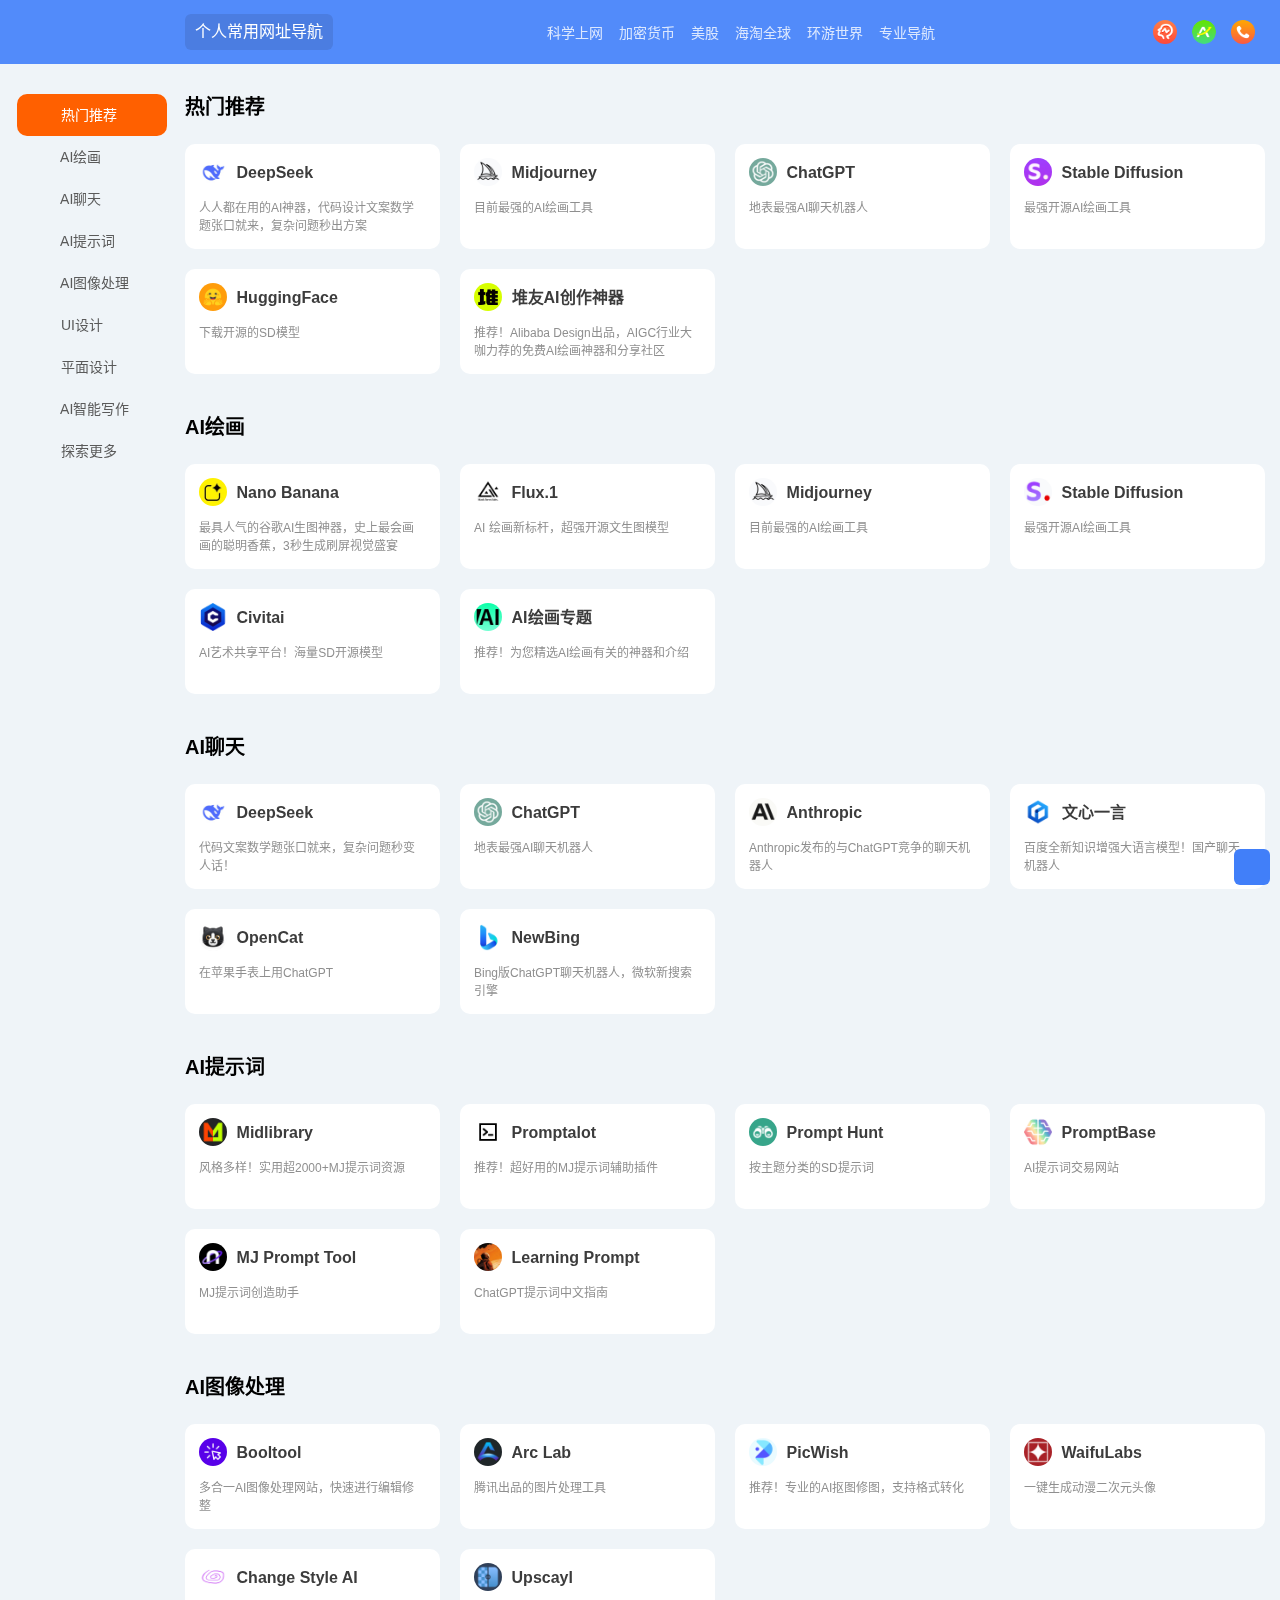
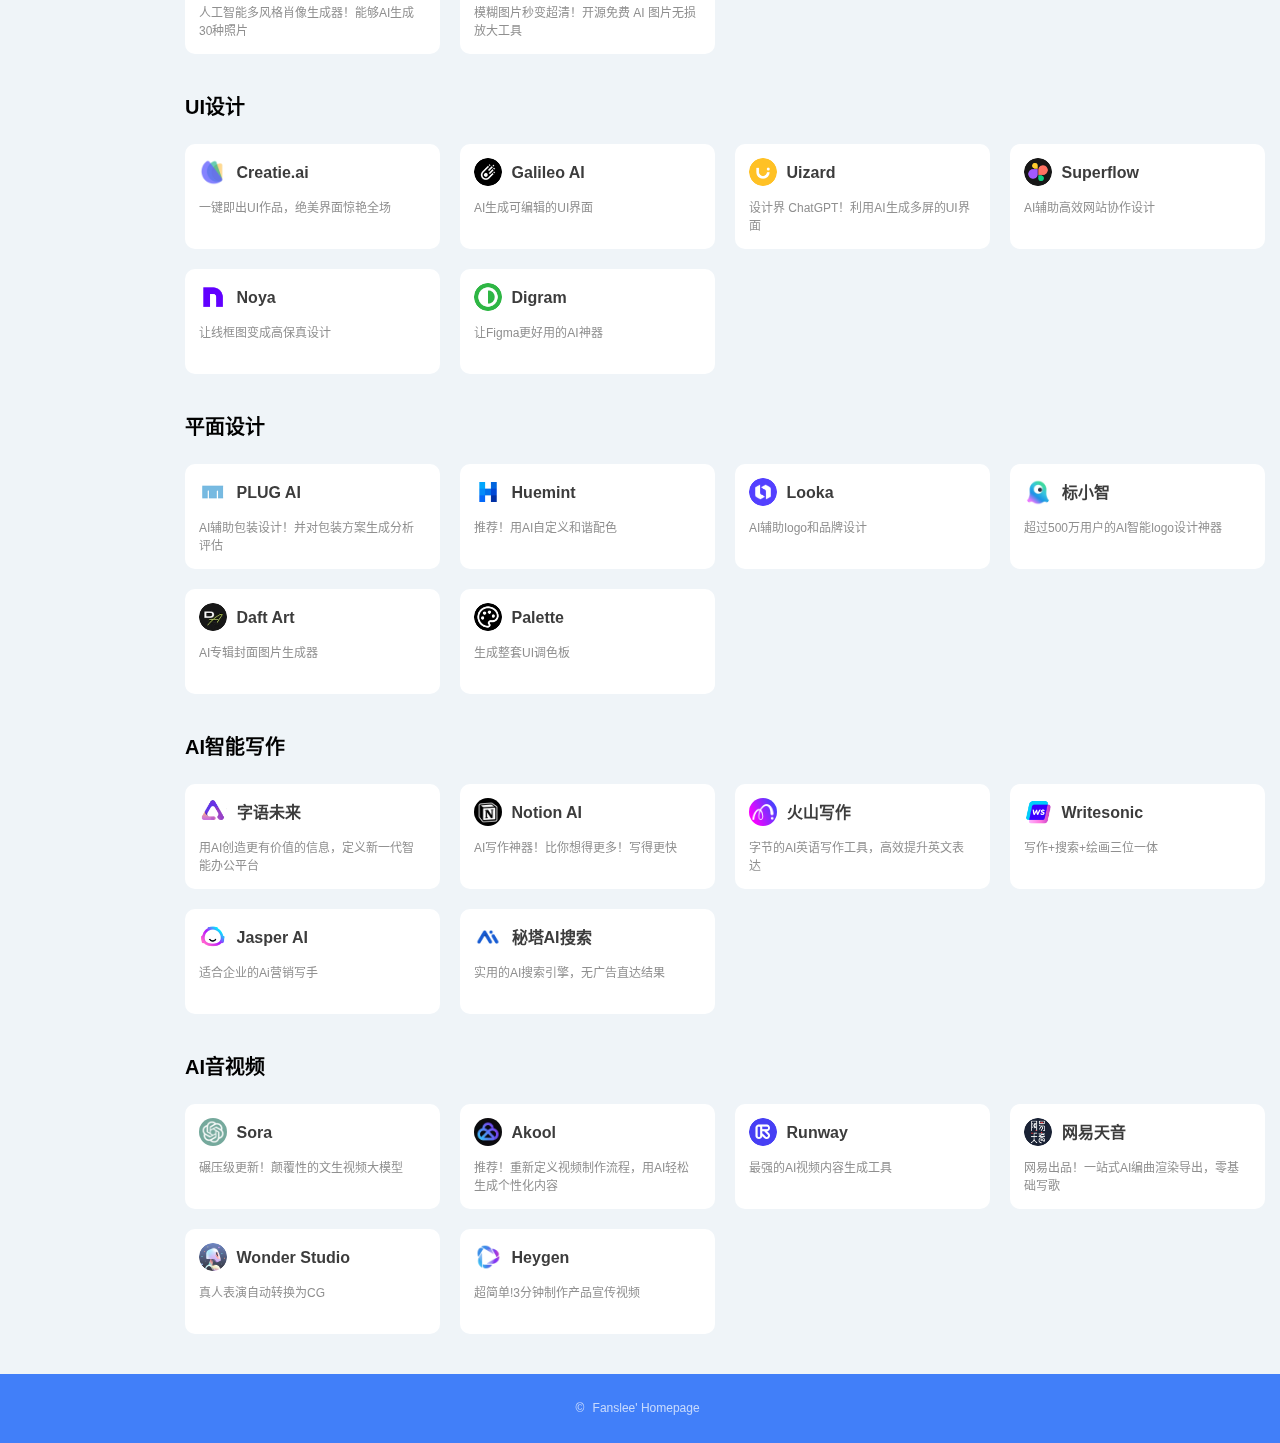
<file: me.html>
<!DOCTYPE html>
<!--[if lt IE 9]> <html class="no-js oldie" lang="zh-CN"> <![endif]-->
<!--[if IE 9]> <html class="no-js ie9" lang="zh-CN"> <![endif]-->
<!--[if gt IE 9]><!--> <html lang="zh-CN" class="no-js"> <!--<![endif]-->
<head>
<meta charset="utf-8">
<meta name="viewport" content="width=device-width,initial-scale=1,user-scalable=no" />
<meta http-equiv="X-UA-Compatible" content="ie=edge">
<title>Fanslee' Homepage</title>
<meta http-equiv="Cache-Control" content="no-cache, no-store, must-revalidate" />
<meta http-equiv="Pragma" content="no-cache">
<meta http-equiv="Cache" content="no-cache">
<meta http-equiv="Expires" content="-1">
<meta name="description" content="Fanslee'Homepage"/>
<meta name="Keywords" content="Fanslee'Homepage"/>
<link rel="shortcut icon" href="favicon.ico" type="image/x-icon" />
<link rel="apple-touch-icon-precomposed" href="../ai/ico-apple.jpg" />
<link rel="apple-touch-icon" sizes="76x76" href="../ai/ico-apple.jpg" />
<link rel="apple-touch-icon" sizes="120x120" href="../ai/ico-apple.jpg" />
<link rel="apple-touch-icon" sizes="152x152" href="../ai/ico-apple.jpg" />
<link rel="apple-touch-icon" sizes="180x180" href="../ai/ico-apple.jpg" />
<link rel="stylesheet" href="../ai/css/fontello.css?v=hao0.2.46" type="text/css" media="all" />
<link rel="stylesheet" href="../ai/css/styles.css?v=0.2.46" />
<script type="text/javascript">
	var userAgent = navigator.userAgent; //取得浏览器的userAgent字符串
	var isBot=userAgent.search(/Alexabot|ia_archiver|bot|spider|Slurp/i) > -1;
	var isIE = userAgent.indexOf("compatible") > -1 && userAgent.indexOf("MSIE") > -1; //判断是否IE<11浏览器
	var isOldIE=isIE && userAgent.search(/msie\s?(9|10)\./i) < 0;//低于IE9
	var isIE11 = userAgent.indexOf('Trident') > -1 && userAgent.indexOf("rv:11.0") > -1;
	if (isOldIE && !isBot) {
		location.href="https://google.cn/chrome";	
	}
	if (isIE) {
		document.write('<link rel="stylesheet" href="../ai/css/ie9.css?v=0.2.46" type="text/css" media="all" />');
	}
	</script>
</head>
<body class="body-ai page-ai has-header-fixed">
<div id="app"><header class="header">
    <div class="container">
        <h2 class="logo wrap-left ">
            <a href="/" target="_blank" class="logo-a">
                <i class="logo-img">
                    <svg viewBox="0 0 87 54">
    <title>Fanslee'Homepage</title>
    <g>
        logo
    </g>
</svg>                </i>
            </a>
                    </h2>
        <div class="header-main flex">
            <div class="h-item h-title">
                <div class="part-header-bar-title ">
<h1 class="page-title">
<strong class="title">个人常用网址导航</strong>
</h1>
</div>            
</div>
<div class="h-item h-menus">
<div class="part-header-bar-menu ">
<div class="b-wrap flex">
<div class="menu-item menu-item-0">
<a class="menu-a" href="#" target="_blank">科学上网</a>
<div class="submenu more">
<div class="submenu-wrap">

<a class="submenu-item" href="https://dir3.bnaffloop.com/#/register?code=9htslSgz" rel="nofollow">
<div class="submenu-item-wrap">
<div class="submenu-item-icon"><i class="icon icon-icon-group-hot"></i></div>
<div class="submenu-item-title">Bitz Net</div></div>
</a>
<a class="submenu-item" href="https://nordvpn.com" rel="nofollow">
<div class="submenu-item-wrap">
<div class="submenu-item-icon"><i class="icon icon-channel-2"></i></div>
<div class="submenu-item-title">Nord</div></div>
</a>
<a class="submenu-item" href="https://bitbucket.org/letsgo666/letsgogo_5/src/main/README.md" rel="nofollow">
<div class="submenu-item-wrap">
<div class="submenu-item-icon"><i class="icon icon-photo9"></i></div>
<div class="submenu-item-title">快连</div></div>
</a>
<a class="submenu-item" href="https://getoutline.org" rel="nofollow">
<div class="submenu-item-wrap">
<div class="submenu-item-icon"><i class="icon icon-channel-3"></i></div>
 <div class="submenu-item-title">Outline</div></div>
</a>
</div>
</div>
</div>
<div class="menu-item menu-item-1">
<a class="menu-a" href="#" target="_blank">加密货币</a>
<div class="submenu more">
<div class="submenu-wrap">
<a class="submenu-item" href="#">
<div class="submenu-item-wrap">
<div class="submenu-item-icon"><i class="icon icon-nav-hao-1"></i></div>
<div class="submenu-item-title">优设导航</div></div>
</a>
<a class="submenu-item" href="#">
<div class="submenu-item-wrap">
<div class="submenu-item-icon"><i class="icon icon-nav-ai"></i></div>
<div class="submenu-item-title">AI导航</div></div>
</a>
<a class="submenu-item" href="#">
<div class="submenu-item-wrap">
<div class="submenu-item-icon"><i class="icon icon-font"></i></div>
<div class="submenu-item-title">字体导航</div></div>
</a>
<a class="submenu-item" href="#">
<div class="submenu-item-wrap">
<div class="submenu-item-icon"><i class="icon icon-nav-hao-4"></i></div>
<div class="submenu-item-title">色彩导航</div></div>
</a>
<a class="submenu-item" href="#">
<div class="submenu-item-wrap">
<div class="submenu-item-icon"><i class="icon icon-nav-hao-2"></i></div>
<div class="submenu-item-title">图书导航</div></div>
</a>
</div></div></div>
<div class="menu-item menu-item-2">
<a class="menu-a" href="#" target="_blank">美股</a>
<div class="submenu ">
<div class="submenu-wrap">
<a class="submenu-item" href="#">
<div class="submenu-item-wrap">
<div class="submenu-item-icon"><i class="icon icon-h-subject"></i></div>
<div class="submenu-item-title">优设课堂</div></div>
</a>
<a class="submenu-item" href="#">
<div class="submenu-item-wrap">
<div class="submenu-item-icon"><i class="icon icon-nav-ai"></i></div>
<div class="submenu-item-title">AI绘画入门</div></div>
</a>
<a class="submenu-item" href="#">
<div class="submenu-item-wrap">
<div class="submenu-item-icon"><i class="icon icon-course-1"></i></div>
<div class="submenu-item-title">AI视频入门</div></div>
</a>
<a class="submenu-item" href="#">
<div class="submenu-item-wrap">
<div class="submenu-item-icon"><i class="icon icon-course-1"></i></div>
<div class="submenu-item-title">AI视频入门</div></div>
</a>
<a class="submenu-item" href="#">
<div class="submenu-item-wrap">
<div class="submenu-item-icon"><i class="icon icon-course-1"></i></div>
<div class="submenu-item-title">AI视频入门</div></div>
</a>
</div></div></div>
<div class="menu-item menu-item-3">
<a class="menu-a" href="#" target="_blank">海淘全球</a>
<div class="submenu more">
<div class="submenu-wrap">
<a class="submenu-item" href="#">
<div class="submenu-item-wrap">
<div class="submenu-item-icon"><i class="icon icon-nav-course-1"></i></div>
<div class="submenu-item-title">AI自学网</div></div>
</a>
<a class="submenu-item" href="#">
<div class="submenu-item-wrap">
<div class="submenu-item-icon"><i class="icon icon-channel-4"></i></div>
<div class="submenu-item-title">AIGC</div></div>
</a>
<a class="submenu-item" href="#">
<div class="submenu-item-wrap">
<div class="submenu-item-icon"><i class="icon icon-icon-sd"></i></div>
<div class="submenu-item-title">Stable Diffusion</div></div>
</a>
<a class="submenu-item" href="#">
<div class="submenu-item-wrap">
<div class="submenu-item-icon"><i class="icon icon-icon-mj"></i></div>
<div class="submenu-item-title">Midjourney</div></div>
</a>
<a class="submenu-item" href="#">
<div class="submenu-item-wrap">
<div class="submenu-item-icon"><i class="icon icon-i-ai"></i></div>
<div class="submenu-item-title">AI创作</div></div>
</a>
</div></div></div>
<div class="menu-item menu-item-4">
<a class="menu-a" href="#" target="_blank">环游世界</a>
<div class="submenu more">
<div class="submenu-wrap">
<a class="submenu-item" href="#">
<div class="submenu-item-wrap">
<div class="submenu-item-icon"><i class="icon icon-i-emoji"></i></div>
<div class="submenu-item-title">全部案例</div></div>
</a>
<a class="submenu-item" href="#">
<div class="submenu-item-wrap">
<div class="submenu-item-icon"><i class="icon icon-graphic"></i></div>
<div class="submenu-item-title">品牌设计</div></div>
</a>
<a class="submenu-item" href="#">
<div class="submenu-item-wrap">
<div class="submenu-item-icon"><i class="icon icon-nav-icon-7"></i></div>
<div class="submenu-item-title">UI设计</div></div>
</a>
<a class="submenu-item" href="#">
<div class="submenu-item-wrap">
<div class="submenu-item-icon"><i class="icon icon-i-illustration"></i></div>
<div class="submenu-item-title">插画设计</div></div>
</a>
<a class="submenu-item" href="#">
<div class="submenu-item-wrap">
<div class="submenu-item-icon"><i class="icon icon-article-7"></i></div>
<div class="submenu-item-title">电商设计</div></div>
</a>
</div></div></div>
<div class="menu-item menu-item-5">
<a class="menu-a" href="#" target="_blank">专业导航</a>
<div class="submenu more">
<div class="submenu-wrap">
<a class="submenu-item" href="#">
<div class="submenu-item-wrap">
<div class="submenu-item-icon"><i class="icon icon-icon-group-hot"></i></div>
<div class="submenu-item-title">AI导航</div></div>
</a>
<a class="submenu-item" href="#">
<div class="submenu-item-wrap">
<div class="submenu-item-icon"><i class="icon icon-font"></i></div>
<div class="submenu-item-title">币圈导航</div></div>
</a>
<a class="submenu-item" href="#">
<div class="submenu-item-wrap">
<div class="submenu-item-icon"><i class="icon icon-nav-font-3"></i></div>
<div class="submenu-item-title">美股导航</div></div>
</a>
<a class="submenu-item" href="#">
<div class="submenu-item-wrap">
<div class="submenu-item-icon"><i class="icon icon-nav-font-4"></i></div>
<div class="submenu-item-title">海淘导航</div></div>
</a>
<a class="submenu-item" href="#">
<div class="submenu-item-wrap">
<div class="submenu-item-icon"><i class="icon icon-smile"></i></div>
<div class="submenu-item-title">旅行导航</div></div>
</a>
</div>
</div>
</div>
</div>
</div>            
</div>
<div class="h-subs h-item">
 <div class="part-header-bar-recommend ">
 <div class="b-wrap flex">
<a href="#" target="_blank">
<i class="item-thumb">
<i class="thumb thumb-round" style="background-image:url(../ai/img/dh-pic-2.jpg);"></i>
</i><i class="txt">Fanslee' Blog</i></a>
<a href="https://blog.fanslee.com" target="_blank">
<i class="item-thumb">
<i class="thumb thumb-round" style="background-image:url(../ai/img/club-icon.png);"></i></i> 
<i class="txt">链接2</i></a>
<a href="#" target="_blank">
<i class="item-thumb">
<i class="thumb thumb-round" style="background-image:url(../ai/img/dh-pic-3-1.jpg);"></i></i> 
<i class="txt">链接3</i></a>
</div>
</div>                
    <div is="header-login"></div>
            </div>
        </div>
    </div>
</header><div class="part-main">
    <div class="container">
    <div class="main">
        <div class="main-wrap">
<div is="mobile-menu"></div>
<div class="part-cats-loop">
<div class="part-uisdc-ai">
    <div is="uisdc-ai" index=0></div>
</div>
<!--hot begin-->
<div class="part-cat-block part-cat-block-ai">
    <h2 class="c-title" id="hot"><div class="l"><strong>热门推荐</strong></div>
        <div class="r"></div></h2>
        <div class="c-content ">
            <div class="c-loop c-loop-ai flex">
                <div class="part-item-website f-item p-item">
<a class="f-box" href="https://www.deepseek.com/" target="_blank">
<h3 class="item-title">
<i class="item-ico"><i class="thumb thumb-img"><img src="../ai/icon/deepseek.jpg" alt="DeepSeek"></i></i>
<strong class="title"> DeepSeek </strong>
</h3>
    <div class="item-desc">人人都在用的AI神器，代码设计文案数学题张口就来，复杂问题秒出方案</div>
    <!--<div class="item-tag">
        <span class="tag tag-76736e3d">推荐</span>
        <span class="tag tag-33382673">CN</span>
    </div>-->
</a>
</div>
<div class="part-item-website f-item p-item">
    <a class="f-box" href="https://www.midjourney.com/" target="_blank">
    <h3 class="item-title">
        <i class="item-ico">
            <i class="thumb thumb-img">
                <img src="../ai/icon/Midjourney.png" alt="Midjourney ">
            </i>
        </i>
        <strong class="title"> Midjourney  </strong>
    </h3>
    <div class="item-desc">目前最强的AI绘画工具</div>
</a>
</div><div class="part-item-website f-item p-item">
    <a class="f-box" href="https://chat.openai.com" target="_blank">
    <h3 class="item-title">
        <i class="item-ico">
            <i class="thumb thumb-img">
                <img src="../ai/icon/ChatGPT.png" alt="ChatGPT">
            </i>
        </i>
        <strong class="title"> ChatGPT </strong>
    </h3>
    <div class="item-desc">地表最强AI聊天机器人</div>
    </a>
</div><div class="part-item-website f-item p-item">
    <a class="f-box" href="https://stability.ai" target="_blank">
    <h3 class="item-title">
        <i class="item-ico">
            <i class="thumb thumb-img">
                <img src="../ai/icon/sd.jpg" alt="Stable Diffusion">
            </i>
        </i>
        <strong class="title"> Stable Diffusion </strong>
    </h3>
    <div class="item-desc">最强开源AI绘画工具</div>
</a>
</div><div class="part-item-website f-item p-item">
    <a class="f-box" href="https://huggingface.co/" target="_blank">
    <h3 class="item-title">
        <i class="item-ico">
            <i class="thumb thumb-img">
                <img src="../ai/icon/HuggingFace.png" alt="HuggingFace">
            </i>
        </i>
        <strong class="title"> HuggingFace </strong>
    </h3>
    <div class="item-desc">下载开源的SD模型</div>

</a>
</div>
<div class="part-item-website f-item p-item">
    <a class="f-box" href="https://d.design/ai?from=ysaidh" target="_blank">
    <h3 class="item-title">
        <i class="item-ico">
            <i class="thumb thumb-img">
                <img src="../ai/icon/duiyou.jpg" alt="堆友AI创作神器">
            </i>
        </i>
        <strong class="title"> 堆友AI创作神器 </strong>
    </h3>
    <div class="item-desc">推荐！Alibaba Design出品，AIGC行业大咖力荐的免费AI绘画神器和分享社区</div>

</a>
</div>


</div>
</div>
</div>
<!--hot end-->
<!--smart1 begin-->
<div class="part-cat-block part-cat-block-ai">
    <h2 class="c-title" id="smart1">
        <div class="l"><strong>AI绘画</strong></div>
        <div class="r"></div></h2>
        <div class="c-content ">
            <div class="c-loop c-loop-ai flex">
                
                <div class="part-item-website f-item p-item">
                    <a class="f-box" href="https://aistudio.google.com/prompts/new_chat" target="_blank">
    <h3 class="item-title">
        <i class="item-ico">
            <i class="thumb thumb-img">
                <img src="../ai/icon/nanobanana.webp" alt="Nano Banana">
            </i>
        </i>
        <strong class="title"> Nano Banana </strong>
    </h3>
    <div class="item-desc">最具人气的谷歌AI生图神器，史上最会画画的聪明香蕉，3秒生成刷屏视觉盛宴</div></a>
</div>

<div class="part-item-website f-item p-item"><a class="f-box" href="https://blackforestlabs.ai" target="_blank">
    <h3 class="item-title">
        <i class="item-ico">
            <i class="thumb thumb-img">
                <img src="../ai/icon/FLUX.1.jpg" alt="Flux.1">
            </i>
        </i>
        <strong class="title"> Flux.1 </strong>
    </h3>
    <div class="item-desc">AI 绘画新标杆，超强开源文生图模型</div></a>
</div>

<div class="part-item-website f-item p-item"><a class="f-box" href="https://www.midjourney.com/" target="_blank">
    <h3 class="item-title">
        <i class="item-ico">
            <i class="thumb thumb-img">
                <img src="../ai/icon/Midjourney.png" alt="Midjourney ">
            </i>
        </i>
        <strong class="title"> Midjourney  </strong>
    </h3>
    <div class="item-desc">目前最强的AI绘画工具</div></a>
</div>

<div class="part-item-website f-item p-item"><a class="f-box" href="https://stability.ai" target="_blank">
    <h3 class="item-title">
        <i class="item-ico">
            <i class="thumb thumb-img">
                <img src="../ai/icon/stable.png" alt="Stable Diffusion">
            </i>
        </i>
        <strong class="title"> Stable Diffusion </strong>
    </h3>
    <div class="item-desc">最强开源AI绘画工具</div></a>
</div>

<div class="part-item-website f-item p-item"><a class="f-box" href="https://civitai.com/" target="_blank">
    <h3 class="item-title">
        <i class="item-ico">
            <i class="thumb thumb-img">
                <img src="../ai/icon/Civitai.png" alt="Civitai">
            </i>
        </i>
        <strong class="title"> Civitai </strong>
    </h3>
    <div class="item-desc">AI艺术共享平台！海量SD开源模型</div></a>
</div>

<div class="part-item-website f-item p-item"><a class="f-box" href="https://ai.fanslee.com" target="_blank">
    <h3 class="item-title">
        <i class="item-ico">
            <i class="thumb thumb-img">
                <img src="../ai/icon/aizt.png" alt="AI绘画专题">
            </i>
        </i>
        <strong class="title"> AI绘画专题 </strong>
    </h3>
    <div class="item-desc">推荐！为您精选AI绘画有关的神器和介绍</div></a>
</div>

</div>
</div>
</div>
<!--smart1 end-->
<div class="part-cat-block part-cat-block-ai">
    <h2 class="c-title" id="smart2">
        <div class="l"><strong>AI聊天</strong></div>
        <div class="r"></div></h2>
        <div class="c-content ">
            <div class="c-loop c-loop-ai flex">
                
                <div class="part-item-website f-item p-item">
                    <a class="f-box" href="https://www.deepseek.com/" target="_blank">
    <h3 class="item-title">
        <i class="item-ico">
            <i class="thumb thumb-img">
                <img src="../ai/icon/deepseek.jpg" alt="DeepSeek">
            </i>
        </i>
        <strong class="title"> DeepSeek </strong>
    </h3>
    <div class="item-desc">代码文案数学题张口就来，复杂问题秒变人话！</div></a>
</div>
<div class="part-item-website f-item p-item"><a class="f-box" href="https://chat.openai.com" target="_blank">
    <h3 class="item-title">
        <i class="item-ico">
            <i class="thumb thumb-img">
                <img src="../ai/icon/ChatGPT.png" alt="ChatGPT">
            </i>
        </i>
        <strong class="title"> ChatGPT<i class="show-hover"><i class="icon-rocket"></i></i> </strong>
    </h3>
    <div class="item-desc">地表最强AI聊天机器人</div></a>
</div>
<div class="part-item-website f-item p-item"><a class="f-box" href="https://www.anthropic.com/" target="_blank">
    <h3 class="item-title">
        <i class="item-ico">
            <i class="thumb thumb-img">
                <img src="../ai/icon/Anthropi.png" alt="Anthropic">
            </i>
        </i>
        <strong class="title"> Anthropic </strong>
    </h3>
    <div class="item-desc">Anthropic发布的与ChatGPT竞争的聊天机器人</div></a>
</div>
<div class="part-item-website f-item p-item"><a class="f-box" href="https://yiyan.baidu.com/?utm_source=uisdc" target="_blank">
    <h3 class="item-title">
        <i class="item-ico">
            <i class="thumb thumb-img">
                <img src="../ai/icon/wxyy.png" alt="文心一言">
            </i>
        </i>
        <strong class="title"> 文心一言 </strong>
    </h3>
    <div class="item-desc">百度全新知识增强大语言模型！国产聊天机器人</div></a>
</div>
<div class="part-item-website f-item p-item"><a class="f-box" href="https://apps.apple.com/us/app/opencat/id6445999201" target="_blank">
    <h3 class="item-title">
        <i class="item-ico">
            <i class="thumb thumb-img">
                <img src="../ai/icon/OpenCat.png" alt="OpenCat">
            </i>
        </i>
        <strong class="title"> OpenCat </strong>
    </h3>
    <div class="item-desc">在苹果手表上用ChatGPT</div></a>
</div>
<div class="part-item-website f-item p-item"><a class="f-box" href="https://www.bing.com/new" target="_blank">
    <h3 class="item-title">
        <i class="item-ico">
            <i class="thumb thumb-img">
                <img src="../ai/icon/newbing.png" alt="NewBing ">
            </i>
        </i>
        <strong class="title"> NewBing  </strong>
    </h3>
    <div class="item-desc">Bing版ChatGPT聊天机器人，微软新搜索引擎</div></a>
</div>

</div>
</div>
</div>
<div class="part-cat-block part-cat-block-ai">
    <h2 class="c-title" id="smart3">
        <div class="l"><strong>AI提示词</strong></div>
        <div class="r"></div></h2>
        <div class="c-content ">
            <div class="c-loop c-loop-ai flex">
                
                <div class="part-item-website f-item p-item">
                    <a class="f-box" href="https://midlibrary.io/" target="_blank">
    <h3 class="item-title">
        <i class="item-ico">
            <i class="thumb thumb-img">
                <img src="../ai/icon/Midlibrary.jpg" alt="Midlibrary">
            </i>
        </i>
        <strong class="title"> Midlibrary </strong>
    </h3>
    <div class="item-desc">风格多样！实用超2000+MJ提示词资源</div></a>
</div>
<div class="part-item-website f-item p-item"><a class="f-box" href="https://promptalot.com/" target="_blank">
    <h3 class="item-title">
        <i class="item-ico">
            <i class="thumb thumb-img">
                <img src="../ai/icon/promptalot.jpg" alt="Promptalot">
            </i>
        </i>
        <strong class="title"> Promptalot </strong>
    </h3>
    <div class="item-desc">推荐！超好用的MJ提示词辅助插件</div></a>
</div>
<div class="part-item-website f-item p-item"><a class="f-box" href="https://www.prompthunt.com/explore" target="_blank">
    <h3 class="item-title">
        <i class="item-ico">
            <i class="thumb thumb-img">
                <img src="../ai/icon/PromptHunt.png" alt="Prompt Hunt">
            </i>
        </i>
        <strong class="title"> Prompt Hunt </strong>
    </h3>
    <div class="item-desc">按主题分类的SD提示词</div></a>
</div>
<div class="part-item-website f-item p-item"><a class="f-box" href="https://promptbase.com/" target="_blank">
    <h3 class="item-title">
        <i class="item-ico">
            <i class="thumb thumb-img">
                <img src="../ai/icon/PromptBase.png" alt="PromptBase">
            </i>
        </i>
        <strong class="title"> PromptBase </strong>
    </h3>
    <div class="item-desc">AI提示词交易网站</div></a>
</div>
<div class="part-item-website f-item p-item"><a class="f-box" href="https://prompt.noonshot.com/" target="_blank">
    <h3 class="item-title">
        <i class="item-ico">
            <i class="thumb thumb-img">
                <img src="../ai/icon/Noonshot.png" alt="MJ Prompt Tool">
            </i>
        </i>
        <strong class="title"> MJ Prompt Tool </strong>
    </h3>
    <div class="item-desc">MJ提示词创造助手</div></a>
</div>
<div class="part-item-website f-item p-item"><a class="f-box" href="https://learningprompt.wiki/" target="_blank">
    <h3 class="item-title">
        <i class="item-ico">
            <i class="thumb thumb-img">
                <img src="../ai/icon/Learning.png" alt="Learning Prompt">
            </i>
        </i>
        <strong class="title"> Learning Prompt </strong>
    </h3>
    <div class="item-desc">ChatGPT提示词中文指南</div></a>
</div>

</div>
</div>
</div>
<div class="part-cat-block part-cat-block-ai">
    <h2 class="c-title" id="smart4">
        <div class="l"><strong>AI图像处理</strong></div>
        <div class="r"></div></h2>
        <div class="c-content ">
            <div class="c-loop c-loop-ai flex">
                
                <div class="part-item-website f-item p-item">
                    <a class="f-box" href="https://booltool.boolv.tech/home" target="_blank">
    <h3 class="item-title">
        <i class="item-ico">
            <i class="thumb thumb-img">
                <img src="../ai/icon/Booltool.png" alt="Booltool">
            </i>
        </i>
        <strong class="title"> Booltool </strong>
    </h3>
    <div class="item-desc">多合一AI图像处理网站，快速进行编辑修整</div></a>
</div>
<div class="part-item-website f-item p-item"><a class="f-box" href="https://arc.tencent.com/zh/ai-demos/faceRestoration" target="_blank">
    <h3 class="item-title">
        <i class="item-ico">
            <i class="thumb thumb-img">
                <img src="../ai/icon/arc.png" alt="Arc Lab">
            </i>
        </i>
        <strong class="title"> Arc Lab </strong>
    </h3>
    <div class="item-desc">腾讯出品的图片处理工具</div></a>
</div>
<div class="part-item-website f-item p-item"><a class="f-box" href="https://picwish.com/" target="_blank">
    <h3 class="item-title">
        <i class="item-ico">
            <i class="thumb thumb-img">
                <img src="../ai/icon/PicWish.png" alt="PicWish">
            </i>
        </i>
        <strong class="title"> PicWish </strong>
    </h3>
    <div class="item-desc">推荐！专业的AI抠图修图，支持格式转化</div></a>
</div>
<div class="part-item-website f-item p-item"><a class="f-box" href="https://waifulabs.com/" target="_blank">
    <h3 class="item-title">
        <i class="item-ico">
            <i class="thumb thumb-img">
                <img src="../ai/icon/Waifulabs.png" alt="WaifuLabs">
            </i>
        </i>
        <strong class="title"> WaifuLabs </strong>
    </h3>
    <div class="item-desc">一键生成动漫二次元头像</div></a>
</div>
<div class="part-item-website f-item p-item"><a class="f-box" href="https://changestyleai.com/" target="_blank">
    <h3 class="item-title">
        <i class="item-ico">
            <i class="thumb thumb-img">
                <img src="../ai/icon/Change.png" alt="Change Style AI">
            </i>
        </i>
        <strong class="title"> Change Style AI </strong>
    </h3>
    <div class="item-desc">人工智能多风格肖像生成器！能够AI生成30种照片</div></a>
</div>
<div class="part-item-website f-item p-item"><a class="f-box" href="https://www.upscayl.org/" target="_blank">
    <h3 class="item-title">
        <i class="item-ico">
            <i class="thumb thumb-img">
                <img src="../ai/icon/upscayl.png" alt="Upscayl ">
            </i>
        </i>
        <strong class="title"> Upscayl  </strong>
    </h3>
    <div class="item-desc">模糊图片秒变超清！开源免费 AI 图片无损放大工具</div></a>
</div>

</div>
</div>
</div>
<div class="part-cat-block part-cat-block-ai">
    <h2 class="c-title" id="smart5">
        <div class="l"><strong>UI设计</strong></div>
        <div class="r"></div></h2><div class="c-content ">
            <div class="c-loop c-loop-ai flex">
                <div class="part-item-website f-item p-item">
                    <a class="f-box" href="https://creatie.ai/" target="_blank">
    <h3 class="item-title">
        <i class="item-ico">
            <i class="thumb thumb-img">
                <img src="../ai/icon/creatie.jpg" alt="Creatie.ai">
            </i>
        </i>
        <strong class="title"> Creatie.ai </strong>
    </h3>
    <div class="item-desc">一键即出UI作品，绝美界面惊艳全场</div></a>
</div><div class="part-item-website f-item p-item"><a class="f-box" href="https://www.usegalileo.ai/" target="_blank">
    <h3 class="item-title">
        <i class="item-ico">
            <i class="thumb thumb-img">
                <img src="../ai/icon/GalileoAI.png" alt="Galileo AI">
            </i>
        </i>
        <strong class="title"> Galileo AI </strong>
    </h3>
    <div class="item-desc">AI生成可编辑的UI界面</div></a>
</div><div class="part-item-website f-item p-item"><a class="f-box" href="https://uizard.io/autodesigner/" target="_blank">
    <h3 class="item-title">
        <i class="item-ico">
            <i class="thumb thumb-img">
                <img src="../ai/icon/Uizard.png" alt="Uizard">
            </i>
        </i>
        <strong class="title"> Uizard </strong>
    </h3>
    <div class="item-desc">设计界 ChatGPT！利用AI生成多屏的UI界面</div></a>
</div><div class="part-item-website f-item p-item"><a class="f-box" href="https://www.usesuperflow.com/" target="_blank">
    <h3 class="item-title">
        <i class="item-ico">
            <i class="thumb thumb-img">
                <img src="../ai/icon/Superflow.png" alt="Superflow">
            </i>
        </i>
        <strong class="title"> Superflow </strong>
    </h3>
    <div class="item-desc">AI辅助高效网站协作设计</div></a>
</div><div class="part-item-website f-item p-item"><a class="f-box" href="https://www.noya.io/" target="_blank">
    <h3 class="item-title">
        <i class="item-ico">
            <i class="thumb thumb-img">
                <img src="../ai/icon/Noya.png" alt="Noya">
            </i>
        </i>
        <strong class="title"> Noya </strong>
    </h3>
    <div class="item-desc">让线框图变成高保真设计</div></a>
</div>
<div class="part-item-website f-item p-item"><a class="f-box" href="https://diagram.com/" target="_blank">
    <h3 class="item-title">
        <i class="item-ico">
            <i class="thumb thumb-img">
                <img src="../ai/icon/Digram.png" alt="Digram">
            </i>
        </i>
        <strong class="title"> Digram </strong>
    </h3>
    <div class="item-desc">让Figma更好用的AI神器</div></a>
</div>

</div>
</div>
</div>
<div class="part-cat-block part-cat-block-ai">
    <h2 class="c-title" id="smart6">
        <div class="l"><strong>平面设计</strong></div>
        <div class="r"></div></h2>
        <div class="c-content ">
            <div class="c-loop c-loop-ai flex">

                <div class="part-item-website f-item p-item">
                    <a class="f-box" href="https://hp.package-ai.jp/" target="_blank">
    <h3 class="item-title">
        <i class="item-ico">
            <i class="thumb thumb-img">
                <img src="../ai/icon/package.png" alt="PLUG AI">
            </i>
        </i>
        <strong class="title"> PLUG AI </strong>
    </h3>
    <div class="item-desc">AI辅助包装设计！并对包装方案生成分析评估</div></a>
</div>
<div class="part-item-website f-item p-item"><a class="f-box" href="https://huemint.com/brand-intersection/" target="_blank">
    <h3 class="item-title">
        <i class="item-ico">
            <i class="thumb thumb-img">
                <img src="../ai/icon/Huemint.png" alt="Huemint">
            </i>
        </i>
        <strong class="title"> Huemint </strong>
    </h3>
    <div class="item-desc">推荐！用AI自定义和谐配色</div></a>
</div>
<div class="part-item-website f-item p-item"><a class="f-box" href="https://looka.com/" target="_blank">
    <h3 class="item-title">
        <i class="item-ico">
            <i class="thumb thumb-img">
                <img src="../ai/icon/Looka.png" alt="Looka">
            </i>
        </i>
        <strong class="title"> Looka </strong>
    </h3>
    <div class="item-desc">AI辅助logo和品牌设计</div></a>
</div>
<div class="part-item-website f-item p-item"><a class="f-box" href="https://www.logosc.cn/" target="_blank">
    <h3 class="item-title">
        <i class="item-ico">
            <i class="thumb thumb-img">
                <img src="../ai/icon/bxz.png" alt="标小智">
            </i>
        </i>
        <strong class="title"> 标小智 </strong>
    </h3>
    <div class="item-desc">超过500万用户的AI智能logo设计神器</div></a>
</div>
<div class="part-item-website f-item p-item"><a class="f-box" href="https://www.daftart.ai/" target="_blank">
    <h3 class="item-title">
        <i class="item-ico">
            <i class="thumb thumb-img">
                <img src="../ai/icon/DaftArt.png" alt="Daft Art">
            </i>
        </i>
        <strong class="title"> Daft Art </strong>
    </h3>
    <div class="item-desc">AI专辑封面图片生成器</div></a>
</div>
<div class="part-item-website f-item p-item"><a class="f-box" href="https://palette.tone-row.com/" target="_blank">
    <h3 class="item-title">
        <i class="item-ico">
            <i class="thumb thumb-img">
                <img src="../ai/icon/ToneRow.png" alt="Palette">
            </i>
        </i>
        <strong class="title"> Palette </strong>
    </h3>
    <div class="item-desc">生成整套UI调色板</div></a>
</div>

</div>
</div>
</div>
<div class="part-cat-block part-cat-block-ai">
    <h2 class="c-title" id="smart7">
        <div class="l"><strong>AI智能写作</strong></div>
        <div class="r"></div></h2><div class="c-content ">
            <div class="c-loop c-loop-ai flex">

                <div class="part-item-website f-item p-item">
                    <a class="f-box" href="https://getgetai.com/workstation?from=youshe" target="_blank">
    <h3 class="item-title">
        <i class="item-ico">
            <i class="thumb thumb-img">
                <img src="../ai/icon/getgetai.png" alt="字语未来">
            </i>
        </i>
        <strong class="title"> 字语未来 </strong>
    </h3>
    <div class="item-desc">用AI创造更有价值的信息，定义新一代智能办公平台</div></a>
</div>
<div class="part-item-website f-item p-item"><a class="f-box" href="https://www.notion.so/product/ai" target="_blank">
    <h3 class="item-title">
        <i class="item-ico">
            <i class="thumb thumb-img">
                <img src="../ai/icon/notion.jpg" alt="Notion AI">
            </i>
        </i>
        <strong class="title"> Notion AI </strong>
    </h3>
    <div class="item-desc">AI写作神器！比你想得更多！写得更快</div></a>
</div>
<div class="part-item-website f-item p-item"><a class="f-box" href="https://www.writingo.net/home" target="_blank">
    <h3 class="item-title">
        <i class="item-ico">
            <i class="thumb thumb-img">
                <img src="../ai/icon/writingo.png" alt="火山写作">
            </i>
        </i>
        <strong class="title"> 火山写作 </strong>
    </h3>
    <div class="item-desc">字节的AI英语写作工具，高效提升英文表达</div></a>
</div>
<div class="part-item-website f-item p-item"><a class="f-box" href="https://writesonic.com/" target="_blank">
    <h3 class="item-title">
        <i class="item-ico">
            <i class="thumb thumb-img">
                <img src="../ai/icon/writesonic.png" alt="Writesonic">
            </i>
        </i>
        <strong class="title"> Writesonic </strong>
    </h3>
    <div class="item-desc">写作+搜索+绘画三位一体</div></a>
</div>
<div class="part-item-website f-item p-item"><a class="f-box" href="https://www.jasper.ai/" target="_blank">
    <h3 class="item-title">
        <i class="item-ico">
            <i class="thumb thumb-img">
                <img src="../ai/icon/jasper-1.png" alt="Jasper AI">
            </i>
        </i>
        <strong class="title"> Jasper AI </strong>
    </h3>
    <div class="item-desc">适合企业的Ai营销写手</div></a>
</div>
<div class="part-item-website f-item p-item"><a class="f-box" href="https://metaso.cn/" target="_blank">
    <h3 class="item-title">
        <i class="item-ico">
            <i class="thumb thumb-img">
                <img src="../ai/icon/mita.jpg" alt="秘塔AI搜索">
            </i>
        </i>
        <strong class="title"> 秘塔AI搜索 </strong>
    </h3>
    <div class="item-desc">实用的AI搜索引擎，无广告直达结果</div></a>
</div>

</div>
</div>
</div>
<div class="part-cat-block part-cat-block-ai">
    <h2 class="c-title" id="smart8">
        <div class="l"><strong>AI音视频</strong></div>
        <div class="r"></div></h2>
        <div class="c-content ">
            <div class="c-loop c-loop-ai flex">

                <div class="part-item-website f-item p-item">
                    <a class="f-box" href="https://openai.com/sora" target="_blank">
    <h3 class="item-title">
        <i class="item-ico">
            <i class="thumb thumb-img">
                <img src="../ai/icon/ChatGPT.png" alt="Sora">
            </i>
        </i>
        <strong class="title"> Sora </strong>
    </h3>
    <div class="item-desc">碾压级更新！颠覆性的文生视频大模型</div></a>
</div>
<div class="part-item-website f-item p-item"><a class="f-box" href="https://akool.com/zh-cn" target="_blank">
    <h3 class="item-title">
        <i class="item-ico">
            <i class="thumb thumb-img">
                <img src="../ai/icon/Akool.webp" alt="Akool">
            </i>
        </i>
        <strong class="title"> Akool </strong>
    </h3>
    <div class="item-desc">推荐！重新定义视频制作流程，用AI轻松生成个性化内容</div></a>
</div>
<div class="part-item-website f-item p-item"><a class="f-box" href="https://runwayml.com" target="_blank">
    <h3 class="item-title">
        <i class="item-ico">
            <i class="thumb thumb-img">
                <img src="../ai/icon/Runway.png" alt="Runway">
            </i>
        </i>
        <strong class="title"> Runway </strong>
    </h3>
    <div class="item-desc">最强的AI视频内容生成工具</div></a>
</div>
<div class="part-item-website f-item p-item"><a class="f-box" href="https://tianyin.163.com/" target="_blank">
    <h3 class="item-title">
        <i class="item-ico">
            <i class="thumb thumb-img">
                <img src="../ai/icon/tianyin.png" alt="网易天音">
            </i>
        </i>
        <strong class="title"> 网易天音 </strong>
    </h3>
    <div class="item-desc">网易出品！一站式AI编曲渲染导出，零基础写歌</div></a>
</div>
<div class="part-item-website f-item p-item"><a class="f-box" href="https://wonderdynamics.com/" target="_blank">
    <h3 class="item-title">
        <i class="item-ico">
            <i class="thumb thumb-img">
                <img src="../ai/icon/Wonder.png" alt="Wonder Studio">
            </i>
        </i>
        <strong class="title"> Wonder Studio </strong>
    </h3>
    <div class="item-desc">真人表演自动转换为CG</div></a>
</div>
<div class="part-item-website f-item p-item"><a class="f-box" href="https://www.heygen.com" target="_blank">
    <h3 class="item-title">
        <i class="item-ico">
            <i class="thumb thumb-img">
                <img src="../ai/icon/heygen.jpg" alt="Heygen">
            </i>
        </i>
        <strong class="title"> Heygen </strong>
    </h3>
    <div class="item-desc">超简单!3分钟制作产品宣传视频</div></a>
</div>

</div>
</div>
</div>
<div class="part-new-courses" id="new_courses">
<div is="uisdc-new-courses"></div>
</div>
</div>   
</div>
</div>
<div class="part-sidebar">
<div class="sidebar-menu-wrap">
<div class="sidebar-menu ">
<ul class="menu">
<li class="menu-item"><a href="#hot" class="menu-a"><i class="in"><i class="ico icon-icon-group-hot"></i> 热门推荐</i></a></li>
<li class="menu-item"><a href="#smart1" class="menu-a"><i class="in"><i class="ico icon-i-illustration"></i> AI绘画</i></a></li>
 <li class="menu-item"><a href="#smart2" class="menu-a"><i class="in"><i class="ico icon-message"></i> AI聊天</i></a></li>
 <li class="menu-item"><a href="#smart3" class="menu-a"><i class="in"><i class="ico icon-nav-hot-1"></i> AI提示词</i></a></li>
 <li class="menu-item"><a href="#smart4" class="menu-a"><i class="in"><i class="ico icon-i-img"></i> AI图像处理</i></a></li>
 <li class="menu-item"><a href="#smart5" class="menu-a"><i class="in"><i class="ico icon-nav-icon-7"></i> UI设计</i></a></li>
 <li class="menu-item"><a href="#smart6" class="menu-a"><i class="in"><i class="ico icon-graphic"></i> 平面设计</i></a></li>
 <li class="menu-item"><a href="#smart7" class="menu-a"><i class="in"><i class="ico icon-article-2"></i> AI智能写作</i></a></li>
 <li class="menu-item"><a href="#smart8" class="menu-a"><i class="in"><i class="ico icon-nav-icon-13"></i> 探索更多</i></a></li>
</ul>
</div>
</div>
</div></div></div>
<div class="part-footer-top">
    <div class="container">

</div>
</div>
<div class="part-footer-copyright">
    <div class="statement">
    <p></p>
</div>
<div class="links">
    <!--<a href="#" target="_blank">文字</a><a href="#" target="_blank">文字</a><a href="#" target="_blk">文字</a>-->
</div>
<div class="copyright">
    &copy; <a href="/" target="_blank">Fanslee' Homepage</a> <!--<a href="https://beian.miit.gov.cn" target="_blank" rel="nofollow noreferrer" >备案号</a>-->
</div>
</div><div class="part-footer-fixed"><div class="fixed-right">
  <div is="uisdc-live"></div>
  <div class="gotop">
    <a href="#" class="go_top item"> <i class="icon-top2"></i> </a> 
</div>
</div>
</div>
</div>
<script src="../ai/js/jquery.js" charset="utf-8"></script>
<script src="../ai/js/vue.js" charset="utf-8"></script>
<script src="../ai/js/touchEvent.js" charset="utf-8"></script>
<script src="../ai/js/web.js?v=0.2.46" charset="utf-8"></script>
</body>
</html>
</file>
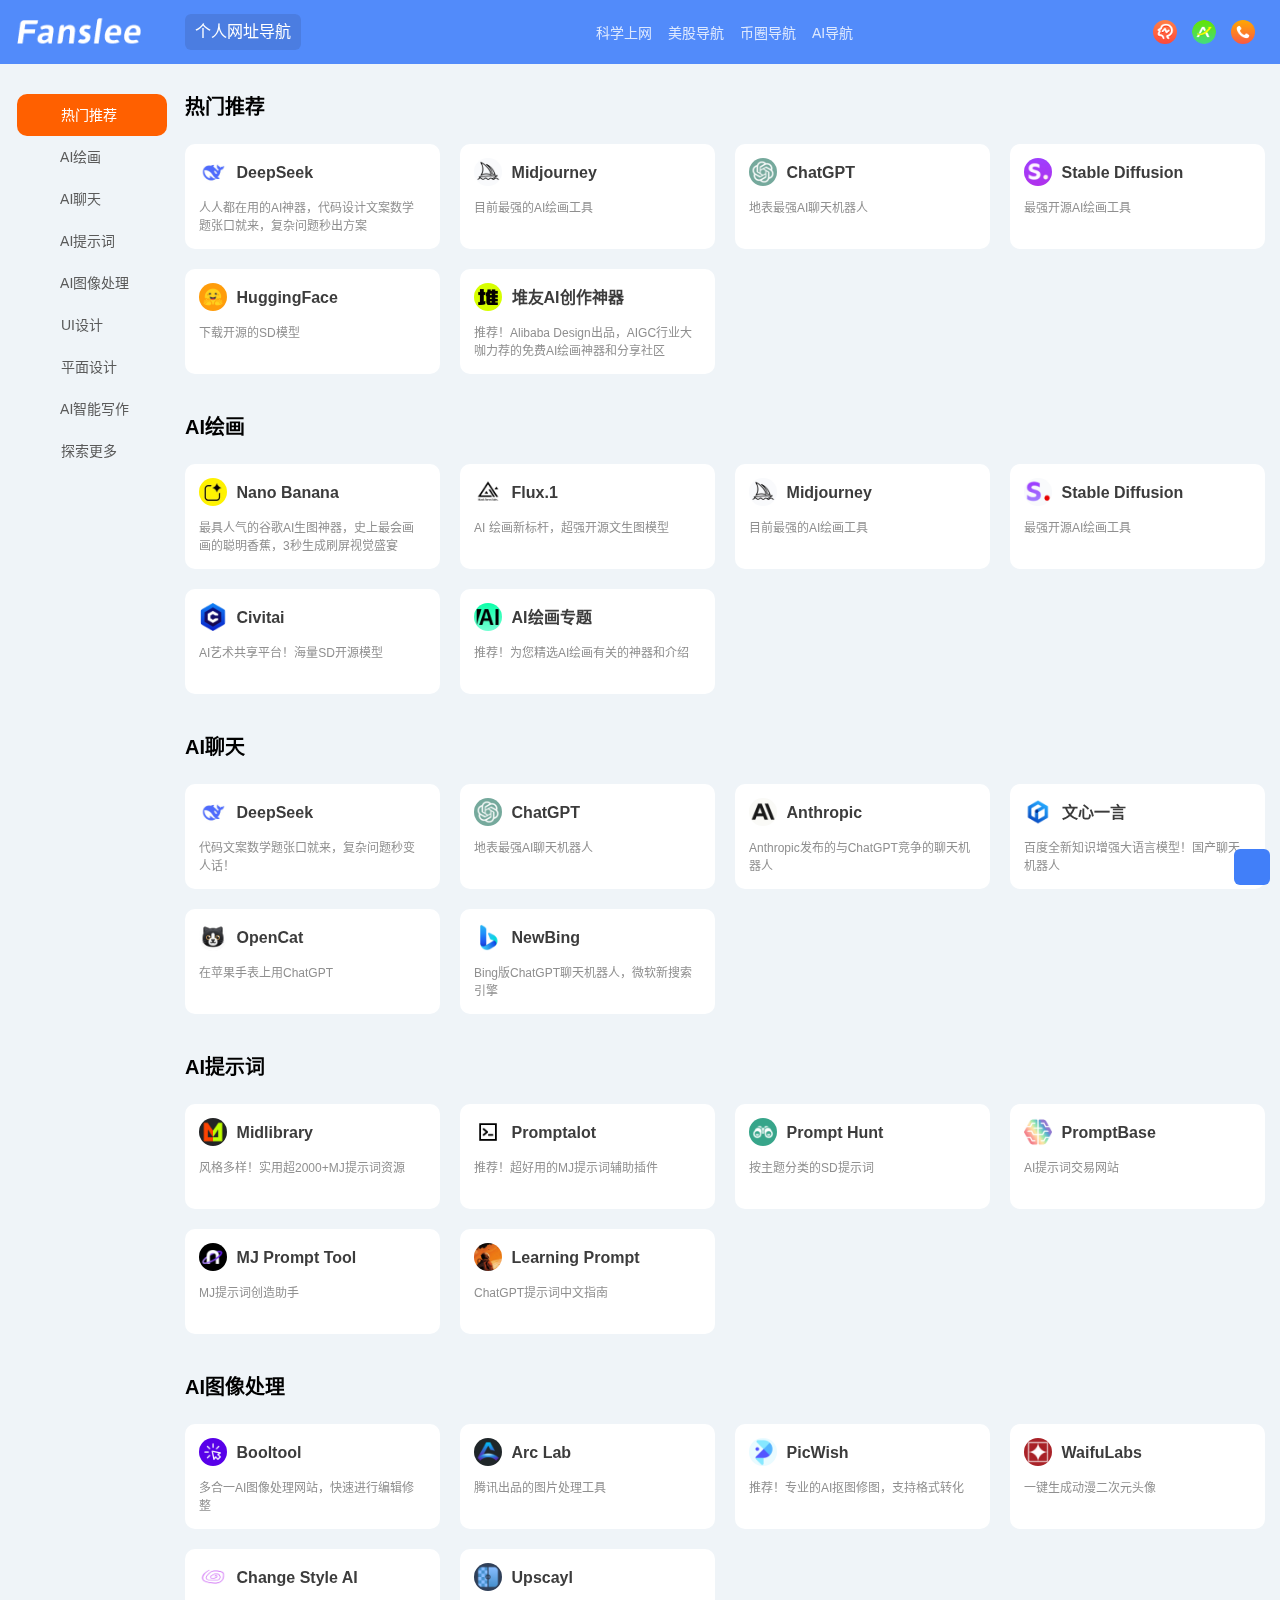
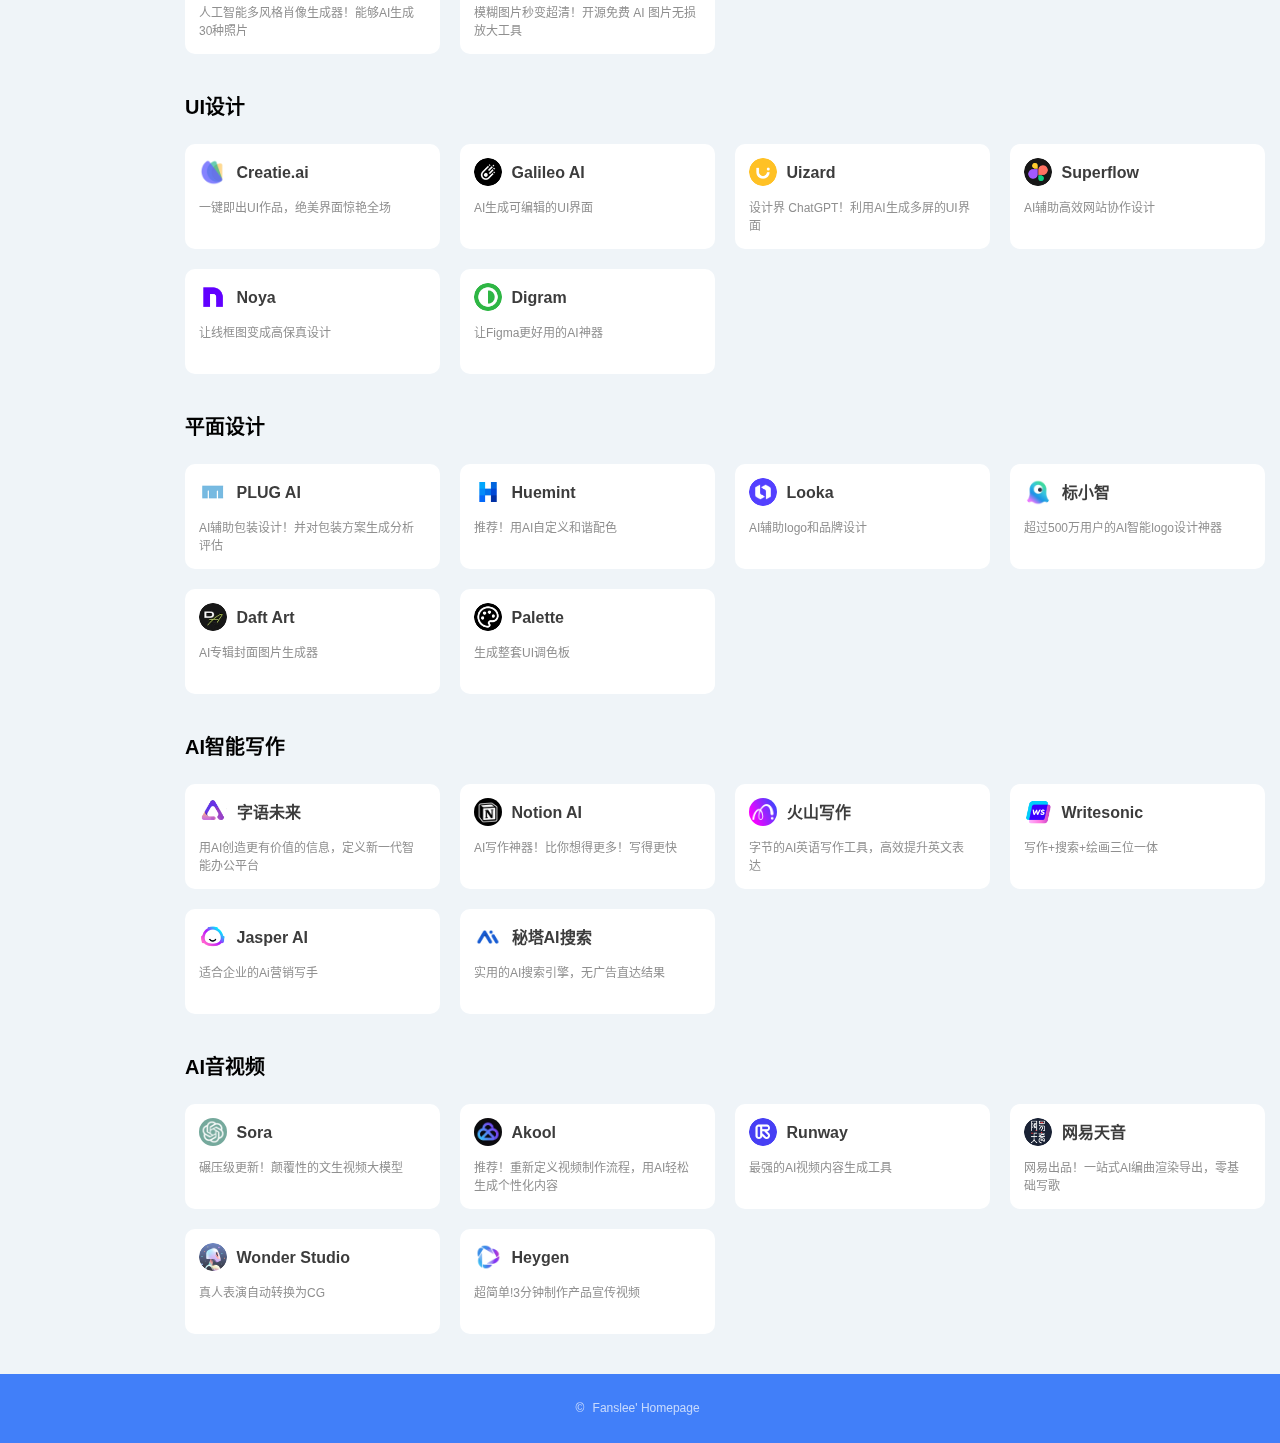
<file: site.html>
<!DOCTYPE html>
<!--[if lt IE 9]> <html class="no-js oldie" lang="zh-CN"> <![endif]-->
<!--[if IE 9]> <html class="no-js ie9" lang="zh-CN"> <![endif]-->
<!--[if gt IE 9]><!--> <html lang="zh-CN" class="no-js"> <!--<![endif]-->
<head>
<meta charset="utf-8">
<meta name="viewport" content="width=device-width,initial-scale=1,user-scalable=no" />
<meta http-equiv="X-UA-Compatible" content="ie=edge">
<title>Fanslee' Website</title>
<meta http-equiv="Cache-Control" content="no-cache, no-store, must-revalidate" />
<meta http-equiv="Pragma" content="no-cache">
<meta http-equiv="Cache" content="no-cache">
<meta http-equiv="Expires" content="-1">
<meta name="description" content="Fanslee' Website"/>
<meta name="Keywords" content="Fanslee' Website"/>
<link rel="shortcut icon" href="favicon.ico" type="image/x-icon" />
<link rel="apple-touch-icon-precomposed" href="../ai/ico-apple.jpg" />
<link rel="apple-touch-icon" sizes="76x76" href="../ai/ico-apple.jpg" />
<link rel="apple-touch-icon" sizes="120x120" href="../ai/ico-apple.jpg" />
<link rel="apple-touch-icon" sizes="152x152" href="../ai/ico-apple.jpg" />
<link rel="apple-touch-icon" sizes="180x180" href="../ai/ico-apple.jpg" />
<link rel="stylesheet" href="../ai/css/fontello.css?v=hao0.2.46" type="text/css" media="all" />
<link rel="stylesheet" href="../ai/css/styles.css?v=0.2.46" />
<script type="text/javascript">
	var userAgent = navigator.userAgent; //取得浏览器的userAgent字符串
	var isBot=userAgent.search(/Alexabot|ia_archiver|bot|spider|Slurp/i) > -1;
	var isIE = userAgent.indexOf("compatible") > -1 && userAgent.indexOf("MSIE") > -1; //判断是否IE<11浏览器
	var isOldIE=isIE && userAgent.search(/msie\s?(9|10)\./i) < 0;//低于IE9
	var isIE11 = userAgent.indexOf('Trident') > -1 && userAgent.indexOf("rv:11.0") > -1;
	if (isOldIE && !isBot) {
		location.href="https://google.cn/chrome";	
	}
	if (isIE) {
		document.write('<link rel="stylesheet" href="../ai/css/ie9.css?v=0.2.46" type="text/css" media="all" />');
	}
	</script>
</head>
<body class="body-ai page-ai has-header-fixed">
<div id="app"><header class="header">
    <div class="container">
        <h2 class="logo wrap-left ">
            <a href="/" target="_blank" class="logo-a">
            <i class="logo-img">
        <img src="../ai/img/logo.png" width="100%" alt="fanslee' logo">
            </i></i>
            </a>
                    </h2>
        <div class="header-main flex">
            <div class="h-item h-title">
                <div class="part-header-bar-title ">
<h1 class="page-title">
<strong class="title">个人网址导航</strong>
</h1>
</div>            
</div>
<div class="h-item h-menus">
<div class="part-header-bar-menu ">
<div class="b-wrap flex">
<div class="menu-item menu-item-0">
<a class="menu-a" href="#" target="_blank">科学上网</a>
<div class="submenu more">
<div class="submenu-wrap">

<a class="submenu-item" href="https://dir3.bnaffloop.com/#/register?code=9htslSgz" rel="nofollow">
<div class="submenu-item-wrap">
<div class="submenu-item-icon"><i><img src="../ai/icon/bitznet.png"></i></div>
<div class="submenu-item-title">Bitz Net</div></div>
</a>
<a class="submenu-item" href="https://nordvpn.com" rel="nofollow">
<div class="submenu-item-wrap">
<div class="submenu-item-icon"><i><img src="../ai/icon/nord.png"></i></div>
<div class="submenu-item-title">Nord</div></div>
</a>
<a class="submenu-item" href="https://bitbucket.org/letsgo666/letsgogo_5/src/main/README.md" rel="nofollow">
<div class="submenu-item-wrap">
<div class="submenu-item-icon"><i><img src="../ai/icon/letsgo.png"></i></div>
<div class="submenu-item-title">快连</div></div>
</a>
<a class="submenu-item" href="https://getoutline.org" rel="nofollow">
<div class="submenu-item-wrap">
<div class="submenu-item-icon"><i><img src="../ai/icon/outline.png"></i></div>
 <div class="submenu-item-title">Outline</div></div>
</a>

</div>
</div>
</div>
<div class="menu-item menu-item-1">
<a class="menu-a" href="/stock.html" target="_blank">美股导航</a>
</div>
<div class="menu-item menu-item-2">
<a class="menu-a" href="/crypto.html" target="_blank">币圈导航</a>
</div>
<!--<div class="menu-item menu-item-3">
<a class="menu-a" href="/buy.html" target="_blank">海淘导航</a>
</div>
<div class="menu-item menu-item-4">
<a class="menu-a" href="/travel.html" target="_blank">旅行导航</a>
</div>-->
<div class="menu-item menu-item-5">
<a class="menu-a" href="/ai.html" target="_blank">AI导航</a>
</div>

</div>
</div>            
</div>
<div class="h-subs h-item">
 <div class="part-header-bar-recommend ">
 <div class="b-wrap flex">
<a href="#" target="_blank">
<i class="item-thumb">
<i class="thumb thumb-round" style="background-image:url(../ai/img/dh-pic-2.jpg);"></i>
</i><i class="txt">Fanslee' Blog</i></a>
<a href="https://blog.fanslee.com" target="_blank">
<i class="item-thumb">
<i class="thumb thumb-round" style="background-image:url(../ai/img/club-icon.png);"></i></i> 
<i class="txt">链接2</i></a>
<a href="#" target="_blank">
<i class="item-thumb">
<i class="thumb thumb-round" style="background-image:url(../ai/img/dh-pic-3-1.jpg);"></i></i> 
<i class="txt">链接3</i></a>
</div>
</div>                
    <div is="header-login"></div>
            </div>
        </div>
    </div>
</header><div class="part-main">
    <div class="container">
    <div class="main">
        <div class="main-wrap">
<div is="mobile-menu"></div>
<div class="part-cats-loop">
<div class="part-uisdc-ai">
    <div is="uisdc-ai" index=0></div>
</div>
<!--hot begin-->
<div class="part-cat-block part-cat-block-ai">
    <h2 class="c-title" id="hot"><div class="l"><strong>热门推荐</strong></div>
        <div class="r"></div></h2>
        <div class="c-content ">
            <div class="c-loop c-loop-ai flex">
                <div class="part-item-website f-item p-item">
<a class="f-box" href="https://www.deepseek.com/" target="_blank">
<h3 class="item-title">
<i class="item-ico"><i class="thumb thumb-img"><img src="../ai/icon/deepseek.jpg" alt="DeepSeek"></i></i>
<strong class="title"> DeepSeek </strong>
</h3>
    <div class="item-desc">人人都在用的AI神器，代码设计文案数学题张口就来，复杂问题秒出方案</div>
    <!--<div class="item-tag">
        <span class="tag tag-76736e3d">推荐</span>
        <span class="tag tag-33382673">CN</span>
    </div>-->
</a>
</div>
<div class="part-item-website f-item p-item">
    <a class="f-box" href="https://www.midjourney.com/" target="_blank">
    <h3 class="item-title">
        <i class="item-ico">
            <i class="thumb thumb-img">
                <img src="../ai/icon/Midjourney.png" alt="Midjourney ">
            </i>
        </i>
        <strong class="title"> Midjourney  </strong>
    </h3>
    <div class="item-desc">目前最强的AI绘画工具</div>
</a>
</div><div class="part-item-website f-item p-item">
    <a class="f-box" href="https://chat.openai.com" target="_blank">
    <h3 class="item-title">
        <i class="item-ico">
            <i class="thumb thumb-img">
                <img src="../ai/icon/ChatGPT.png" alt="ChatGPT">
            </i>
        </i>
        <strong class="title"> ChatGPT </strong>
    </h3>
    <div class="item-desc">地表最强AI聊天机器人</div>
    </a>
</div><div class="part-item-website f-item p-item">
    <a class="f-box" href="https://stability.ai" target="_blank">
    <h3 class="item-title">
        <i class="item-ico">
            <i class="thumb thumb-img">
                <img src="../ai/icon/sd.jpg" alt="Stable Diffusion">
            </i>
        </i>
        <strong class="title"> Stable Diffusion </strong>
    </h3>
    <div class="item-desc">最强开源AI绘画工具</div>
</a>
</div><div class="part-item-website f-item p-item">
    <a class="f-box" href="https://huggingface.co/" target="_blank">
    <h3 class="item-title">
        <i class="item-ico">
            <i class="thumb thumb-img">
                <img src="../ai/icon/HuggingFace.png" alt="HuggingFace">
            </i>
        </i>
        <strong class="title"> HuggingFace </strong>
    </h3>
    <div class="item-desc">下载开源的SD模型</div>

</a>
</div>
<div class="part-item-website f-item p-item">
    <a class="f-box" href="https://d.design/ai?from=ysaidh" target="_blank">
    <h3 class="item-title">
        <i class="item-ico">
            <i class="thumb thumb-img">
                <img src="../ai/icon/duiyou.jpg" alt="堆友AI创作神器">
            </i>
        </i>
        <strong class="title"> 堆友AI创作神器 </strong>
    </h3>
    <div class="item-desc">推荐！Alibaba Design出品，AIGC行业大咖力荐的免费AI绘画神器和分享社区</div>

</a>
</div>


</div>
</div>
</div>
<!--hot end-->
<!--smart1 begin-->
<div class="part-cat-block part-cat-block-ai">
    <h2 class="c-title" id="smart1">
        <div class="l"><strong>AI绘画</strong></div>
        <div class="r"></div></h2>
        <div class="c-content ">
            <div class="c-loop c-loop-ai flex">
                
                <div class="part-item-website f-item p-item">
                    <a class="f-box" href="https://aistudio.google.com/prompts/new_chat" target="_blank">
    <h3 class="item-title">
        <i class="item-ico">
            <i class="thumb thumb-img">
                <img src="../ai/icon/nanobanana.webp" alt="Nano Banana">
            </i>
        </i>
        <strong class="title"> Nano Banana </strong>
    </h3>
    <div class="item-desc">最具人气的谷歌AI生图神器，史上最会画画的聪明香蕉，3秒生成刷屏视觉盛宴</div></a>
</div>

<div class="part-item-website f-item p-item"><a class="f-box" href="https://blackforestlabs.ai" target="_blank">
    <h3 class="item-title">
        <i class="item-ico">
            <i class="thumb thumb-img">
                <img src="../ai/icon/FLUX.1.jpg" alt="Flux.1">
            </i>
        </i>
        <strong class="title"> Flux.1 </strong>
    </h3>
    <div class="item-desc">AI 绘画新标杆，超强开源文生图模型</div></a>
</div>

<div class="part-item-website f-item p-item"><a class="f-box" href="https://www.midjourney.com/" target="_blank">
    <h3 class="item-title">
        <i class="item-ico">
            <i class="thumb thumb-img">
                <img src="../ai/icon/Midjourney.png" alt="Midjourney ">
            </i>
        </i>
        <strong class="title"> Midjourney  </strong>
    </h3>
    <div class="item-desc">目前最强的AI绘画工具</div></a>
</div>

<div class="part-item-website f-item p-item"><a class="f-box" href="https://stability.ai" target="_blank">
    <h3 class="item-title">
        <i class="item-ico">
            <i class="thumb thumb-img">
                <img src="../ai/icon/stable.png" alt="Stable Diffusion">
            </i>
        </i>
        <strong class="title"> Stable Diffusion </strong>
    </h3>
    <div class="item-desc">最强开源AI绘画工具</div></a>
</div>

<div class="part-item-website f-item p-item"><a class="f-box" href="https://civitai.com/" target="_blank">
    <h3 class="item-title">
        <i class="item-ico">
            <i class="thumb thumb-img">
                <img src="../ai/icon/Civitai.png" alt="Civitai">
            </i>
        </i>
        <strong class="title"> Civitai </strong>
    </h3>
    <div class="item-desc">AI艺术共享平台！海量SD开源模型</div></a>
</div>

<div class="part-item-website f-item p-item"><a class="f-box" href="https://ai.fanslee.com" target="_blank">
    <h3 class="item-title">
        <i class="item-ico">
            <i class="thumb thumb-img">
                <img src="../ai/icon/aizt.png" alt="AI绘画专题">
            </i>
        </i>
        <strong class="title"> AI绘画专题 </strong>
    </h3>
    <div class="item-desc">推荐！为您精选AI绘画有关的神器和介绍</div></a>
</div>

</div>
</div>
</div>
<!--smart1 end-->
<div class="part-cat-block part-cat-block-ai">
    <h2 class="c-title" id="smart2">
        <div class="l"><strong>AI聊天</strong></div>
        <div class="r"></div></h2>
        <div class="c-content ">
            <div class="c-loop c-loop-ai flex">
                
                <div class="part-item-website f-item p-item">
                    <a class="f-box" href="https://www.deepseek.com/" target="_blank">
    <h3 class="item-title">
        <i class="item-ico">
            <i class="thumb thumb-img">
                <img src="../ai/icon/deepseek.jpg" alt="DeepSeek">
            </i>
        </i>
        <strong class="title"> DeepSeek </strong>
    </h3>
    <div class="item-desc">代码文案数学题张口就来，复杂问题秒变人话！</div></a>
</div>
<div class="part-item-website f-item p-item"><a class="f-box" href="https://chat.openai.com" target="_blank">
    <h3 class="item-title">
        <i class="item-ico">
            <i class="thumb thumb-img">
                <img src="../ai/icon/ChatGPT.png" alt="ChatGPT">
            </i>
        </i>
        <strong class="title"> ChatGPT<i class="show-hover"><i class="icon-rocket"></i></i> </strong>
    </h3>
    <div class="item-desc">地表最强AI聊天机器人</div></a>
</div>
<div class="part-item-website f-item p-item"><a class="f-box" href="https://www.anthropic.com/" target="_blank">
    <h3 class="item-title">
        <i class="item-ico">
            <i class="thumb thumb-img">
                <img src="../ai/icon/Anthropi.png" alt="Anthropic">
            </i>
        </i>
        <strong class="title"> Anthropic </strong>
    </h3>
    <div class="item-desc">Anthropic发布的与ChatGPT竞争的聊天机器人</div></a>
</div>
<div class="part-item-website f-item p-item"><a class="f-box" href="https://yiyan.baidu.com/?utm_source=uisdc" target="_blank">
    <h3 class="item-title">
        <i class="item-ico">
            <i class="thumb thumb-img">
                <img src="../ai/icon/wxyy.png" alt="文心一言">
            </i>
        </i>
        <strong class="title"> 文心一言 </strong>
    </h3>
    <div class="item-desc">百度全新知识增强大语言模型！国产聊天机器人</div></a>
</div>
<div class="part-item-website f-item p-item"><a class="f-box" href="https://apps.apple.com/us/app/opencat/id6445999201" target="_blank">
    <h3 class="item-title">
        <i class="item-ico">
            <i class="thumb thumb-img">
                <img src="../ai/icon/OpenCat.png" alt="OpenCat">
            </i>
        </i>
        <strong class="title"> OpenCat </strong>
    </h3>
    <div class="item-desc">在苹果手表上用ChatGPT</div></a>
</div>
<div class="part-item-website f-item p-item"><a class="f-box" href="https://www.bing.com/new" target="_blank">
    <h3 class="item-title">
        <i class="item-ico">
            <i class="thumb thumb-img">
                <img src="../ai/icon/newbing.png" alt="NewBing ">
            </i>
        </i>
        <strong class="title"> NewBing  </strong>
    </h3>
    <div class="item-desc">Bing版ChatGPT聊天机器人，微软新搜索引擎</div></a>
</div>

</div>
</div>
</div>
<div class="part-cat-block part-cat-block-ai">
    <h2 class="c-title" id="smart3">
        <div class="l"><strong>AI提示词</strong></div>
        <div class="r"></div></h2>
        <div class="c-content ">
            <div class="c-loop c-loop-ai flex">
                
                <div class="part-item-website f-item p-item">
                    <a class="f-box" href="https://midlibrary.io/" target="_blank">
    <h3 class="item-title">
        <i class="item-ico">
            <i class="thumb thumb-img">
                <img src="../ai/icon/Midlibrary.jpg" alt="Midlibrary">
            </i>
        </i>
        <strong class="title"> Midlibrary </strong>
    </h3>
    <div class="item-desc">风格多样！实用超2000+MJ提示词资源</div></a>
</div>
<div class="part-item-website f-item p-item"><a class="f-box" href="https://promptalot.com/" target="_blank">
    <h3 class="item-title">
        <i class="item-ico">
            <i class="thumb thumb-img">
                <img src="../ai/icon/promptalot.jpg" alt="Promptalot">
            </i>
        </i>
        <strong class="title"> Promptalot </strong>
    </h3>
    <div class="item-desc">推荐！超好用的MJ提示词辅助插件</div></a>
</div>
<div class="part-item-website f-item p-item"><a class="f-box" href="https://www.prompthunt.com/explore" target="_blank">
    <h3 class="item-title">
        <i class="item-ico">
            <i class="thumb thumb-img">
                <img src="../ai/icon/PromptHunt.png" alt="Prompt Hunt">
            </i>
        </i>
        <strong class="title"> Prompt Hunt </strong>
    </h3>
    <div class="item-desc">按主题分类的SD提示词</div></a>
</div>
<div class="part-item-website f-item p-item"><a class="f-box" href="https://promptbase.com/" target="_blank">
    <h3 class="item-title">
        <i class="item-ico">
            <i class="thumb thumb-img">
                <img src="../ai/icon/PromptBase.png" alt="PromptBase">
            </i>
        </i>
        <strong class="title"> PromptBase </strong>
    </h3>
    <div class="item-desc">AI提示词交易网站</div></a>
</div>
<div class="part-item-website f-item p-item"><a class="f-box" href="https://prompt.noonshot.com/" target="_blank">
    <h3 class="item-title">
        <i class="item-ico">
            <i class="thumb thumb-img">
                <img src="../ai/icon/Noonshot.png" alt="MJ Prompt Tool">
            </i>
        </i>
        <strong class="title"> MJ Prompt Tool </strong>
    </h3>
    <div class="item-desc">MJ提示词创造助手</div></a>
</div>
<div class="part-item-website f-item p-item"><a class="f-box" href="https://learningprompt.wiki/" target="_blank">
    <h3 class="item-title">
        <i class="item-ico">
            <i class="thumb thumb-img">
                <img src="../ai/icon/Learning.png" alt="Learning Prompt">
            </i>
        </i>
        <strong class="title"> Learning Prompt </strong>
    </h3>
    <div class="item-desc">ChatGPT提示词中文指南</div></a>
</div>

</div>
</div>
</div>
<div class="part-cat-block part-cat-block-ai">
    <h2 class="c-title" id="smart4">
        <div class="l"><strong>AI图像处理</strong></div>
        <div class="r"></div></h2>
        <div class="c-content ">
            <div class="c-loop c-loop-ai flex">
                
                <div class="part-item-website f-item p-item">
                    <a class="f-box" href="https://booltool.boolv.tech/home" target="_blank">
    <h3 class="item-title">
        <i class="item-ico">
            <i class="thumb thumb-img">
                <img src="../ai/icon/Booltool.png" alt="Booltool">
            </i>
        </i>
        <strong class="title"> Booltool </strong>
    </h3>
    <div class="item-desc">多合一AI图像处理网站，快速进行编辑修整</div></a>
</div>
<div class="part-item-website f-item p-item"><a class="f-box" href="https://arc.tencent.com/zh/ai-demos/faceRestoration" target="_blank">
    <h3 class="item-title">
        <i class="item-ico">
            <i class="thumb thumb-img">
                <img src="../ai/icon/arc.png" alt="Arc Lab">
            </i>
        </i>
        <strong class="title"> Arc Lab </strong>
    </h3>
    <div class="item-desc">腾讯出品的图片处理工具</div></a>
</div>
<div class="part-item-website f-item p-item"><a class="f-box" href="https://picwish.com/" target="_blank">
    <h3 class="item-title">
        <i class="item-ico">
            <i class="thumb thumb-img">
                <img src="../ai/icon/PicWish.png" alt="PicWish">
            </i>
        </i>
        <strong class="title"> PicWish </strong>
    </h3>
    <div class="item-desc">推荐！专业的AI抠图修图，支持格式转化</div></a>
</div>
<div class="part-item-website f-item p-item"><a class="f-box" href="https://waifulabs.com/" target="_blank">
    <h3 class="item-title">
        <i class="item-ico">
            <i class="thumb thumb-img">
                <img src="../ai/icon/Waifulabs.png" alt="WaifuLabs">
            </i>
        </i>
        <strong class="title"> WaifuLabs </strong>
    </h3>
    <div class="item-desc">一键生成动漫二次元头像</div></a>
</div>
<div class="part-item-website f-item p-item"><a class="f-box" href="https://changestyleai.com/" target="_blank">
    <h3 class="item-title">
        <i class="item-ico">
            <i class="thumb thumb-img">
                <img src="../ai/icon/Change.png" alt="Change Style AI">
            </i>
        </i>
        <strong class="title"> Change Style AI </strong>
    </h3>
    <div class="item-desc">人工智能多风格肖像生成器！能够AI生成30种照片</div></a>
</div>
<div class="part-item-website f-item p-item"><a class="f-box" href="https://www.upscayl.org/" target="_blank">
    <h3 class="item-title">
        <i class="item-ico">
            <i class="thumb thumb-img">
                <img src="../ai/icon/upscayl.png" alt="Upscayl ">
            </i>
        </i>
        <strong class="title"> Upscayl  </strong>
    </h3>
    <div class="item-desc">模糊图片秒变超清！开源免费 AI 图片无损放大工具</div></a>
</div>

</div>
</div>
</div>
<div class="part-cat-block part-cat-block-ai">
    <h2 class="c-title" id="smart5">
        <div class="l"><strong>UI设计</strong></div>
        <div class="r"></div></h2><div class="c-content ">
            <div class="c-loop c-loop-ai flex">
                <div class="part-item-website f-item p-item">
                    <a class="f-box" href="https://creatie.ai/" target="_blank">
    <h3 class="item-title">
        <i class="item-ico">
            <i class="thumb thumb-img">
                <img src="../ai/icon/creatie.jpg" alt="Creatie.ai">
            </i>
        </i>
        <strong class="title"> Creatie.ai </strong>
    </h3>
    <div class="item-desc">一键即出UI作品，绝美界面惊艳全场</div></a>
</div><div class="part-item-website f-item p-item"><a class="f-box" href="https://www.usegalileo.ai/" target="_blank">
    <h3 class="item-title">
        <i class="item-ico">
            <i class="thumb thumb-img">
                <img src="../ai/icon/GalileoAI.png" alt="Galileo AI">
            </i>
        </i>
        <strong class="title"> Galileo AI </strong>
    </h3>
    <div class="item-desc">AI生成可编辑的UI界面</div></a>
</div><div class="part-item-website f-item p-item"><a class="f-box" href="https://uizard.io/autodesigner/" target="_blank">
    <h3 class="item-title">
        <i class="item-ico">
            <i class="thumb thumb-img">
                <img src="../ai/icon/Uizard.png" alt="Uizard">
            </i>
        </i>
        <strong class="title"> Uizard </strong>
    </h3>
    <div class="item-desc">设计界 ChatGPT！利用AI生成多屏的UI界面</div></a>
</div><div class="part-item-website f-item p-item"><a class="f-box" href="https://www.usesuperflow.com/" target="_blank">
    <h3 class="item-title">
        <i class="item-ico">
            <i class="thumb thumb-img">
                <img src="../ai/icon/Superflow.png" alt="Superflow">
            </i>
        </i>
        <strong class="title"> Superflow </strong>
    </h3>
    <div class="item-desc">AI辅助高效网站协作设计</div></a>
</div><div class="part-item-website f-item p-item"><a class="f-box" href="https://www.noya.io/" target="_blank">
    <h3 class="item-title">
        <i class="item-ico">
            <i class="thumb thumb-img">
                <img src="../ai/icon/Noya.png" alt="Noya">
            </i>
        </i>
        <strong class="title"> Noya </strong>
    </h3>
    <div class="item-desc">让线框图变成高保真设计</div></a>
</div>
<div class="part-item-website f-item p-item"><a class="f-box" href="https://diagram.com/" target="_blank">
    <h3 class="item-title">
        <i class="item-ico">
            <i class="thumb thumb-img">
                <img src="../ai/icon/Digram.png" alt="Digram">
            </i>
        </i>
        <strong class="title"> Digram </strong>
    </h3>
    <div class="item-desc">让Figma更好用的AI神器</div></a>
</div>

</div>
</div>
</div>
<div class="part-cat-block part-cat-block-ai">
    <h2 class="c-title" id="smart6">
        <div class="l"><strong>平面设计</strong></div>
        <div class="r"></div></h2>
        <div class="c-content ">
            <div class="c-loop c-loop-ai flex">

                <div class="part-item-website f-item p-item">
                    <a class="f-box" href="https://hp.package-ai.jp/" target="_blank">
    <h3 class="item-title">
        <i class="item-ico">
            <i class="thumb thumb-img">
                <img src="../ai/icon/package.png" alt="PLUG AI">
            </i>
        </i>
        <strong class="title"> PLUG AI </strong>
    </h3>
    <div class="item-desc">AI辅助包装设计！并对包装方案生成分析评估</div></a>
</div>
<div class="part-item-website f-item p-item"><a class="f-box" href="https://huemint.com/brand-intersection/" target="_blank">
    <h3 class="item-title">
        <i class="item-ico">
            <i class="thumb thumb-img">
                <img src="../ai/icon/Huemint.png" alt="Huemint">
            </i>
        </i>
        <strong class="title"> Huemint </strong>
    </h3>
    <div class="item-desc">推荐！用AI自定义和谐配色</div></a>
</div>
<div class="part-item-website f-item p-item"><a class="f-box" href="https://looka.com/" target="_blank">
    <h3 class="item-title">
        <i class="item-ico">
            <i class="thumb thumb-img">
                <img src="../ai/icon/Looka.png" alt="Looka">
            </i>
        </i>
        <strong class="title"> Looka </strong>
    </h3>
    <div class="item-desc">AI辅助logo和品牌设计</div></a>
</div>
<div class="part-item-website f-item p-item"><a class="f-box" href="https://www.logosc.cn/" target="_blank">
    <h3 class="item-title">
        <i class="item-ico">
            <i class="thumb thumb-img">
                <img src="../ai/icon/bxz.png" alt="标小智">
            </i>
        </i>
        <strong class="title"> 标小智 </strong>
    </h3>
    <div class="item-desc">超过500万用户的AI智能logo设计神器</div></a>
</div>
<div class="part-item-website f-item p-item"><a class="f-box" href="https://www.daftart.ai/" target="_blank">
    <h3 class="item-title">
        <i class="item-ico">
            <i class="thumb thumb-img">
                <img src="../ai/icon/DaftArt.png" alt="Daft Art">
            </i>
        </i>
        <strong class="title"> Daft Art </strong>
    </h3>
    <div class="item-desc">AI专辑封面图片生成器</div></a>
</div>
<div class="part-item-website f-item p-item"><a class="f-box" href="https://palette.tone-row.com/" target="_blank">
    <h3 class="item-title">
        <i class="item-ico">
            <i class="thumb thumb-img">
                <img src="../ai/icon/ToneRow.png" alt="Palette">
            </i>
        </i>
        <strong class="title"> Palette </strong>
    </h3>
    <div class="item-desc">生成整套UI调色板</div></a>
</div>

</div>
</div>
</div>
<div class="part-cat-block part-cat-block-ai">
    <h2 class="c-title" id="smart7">
        <div class="l"><strong>AI智能写作</strong></div>
        <div class="r"></div></h2><div class="c-content ">
            <div class="c-loop c-loop-ai flex">

                <div class="part-item-website f-item p-item">
                    <a class="f-box" href="https://getgetai.com/workstation?from=youshe" target="_blank">
    <h3 class="item-title">
        <i class="item-ico">
            <i class="thumb thumb-img">
                <img src="../ai/icon/getgetai.png" alt="字语未来">
            </i>
        </i>
        <strong class="title"> 字语未来 </strong>
    </h3>
    <div class="item-desc">用AI创造更有价值的信息，定义新一代智能办公平台</div></a>
</div>
<div class="part-item-website f-item p-item"><a class="f-box" href="https://www.notion.so/product/ai" target="_blank">
    <h3 class="item-title">
        <i class="item-ico">
            <i class="thumb thumb-img">
                <img src="../ai/icon/notion.jpg" alt="Notion AI">
            </i>
        </i>
        <strong class="title"> Notion AI </strong>
    </h3>
    <div class="item-desc">AI写作神器！比你想得更多！写得更快</div></a>
</div>
<div class="part-item-website f-item p-item"><a class="f-box" href="https://www.writingo.net/home" target="_blank">
    <h3 class="item-title">
        <i class="item-ico">
            <i class="thumb thumb-img">
                <img src="../ai/icon/writingo.png" alt="火山写作">
            </i>
        </i>
        <strong class="title"> 火山写作 </strong>
    </h3>
    <div class="item-desc">字节的AI英语写作工具，高效提升英文表达</div></a>
</div>
<div class="part-item-website f-item p-item"><a class="f-box" href="https://writesonic.com/" target="_blank">
    <h3 class="item-title">
        <i class="item-ico">
            <i class="thumb thumb-img">
                <img src="../ai/icon/writesonic.png" alt="Writesonic">
            </i>
        </i>
        <strong class="title"> Writesonic </strong>
    </h3>
    <div class="item-desc">写作+搜索+绘画三位一体</div></a>
</div>
<div class="part-item-website f-item p-item"><a class="f-box" href="https://www.jasper.ai/" target="_blank">
    <h3 class="item-title">
        <i class="item-ico">
            <i class="thumb thumb-img">
                <img src="../ai/icon/jasper-1.png" alt="Jasper AI">
            </i>
        </i>
        <strong class="title"> Jasper AI </strong>
    </h3>
    <div class="item-desc">适合企业的Ai营销写手</div></a>
</div>
<div class="part-item-website f-item p-item"><a class="f-box" href="https://metaso.cn/" target="_blank">
    <h3 class="item-title">
        <i class="item-ico">
            <i class="thumb thumb-img">
                <img src="../ai/icon/mita.jpg" alt="秘塔AI搜索">
            </i>
        </i>
        <strong class="title"> 秘塔AI搜索 </strong>
    </h3>
    <div class="item-desc">实用的AI搜索引擎，无广告直达结果</div></a>
</div>

</div>
</div>
</div>
<div class="part-cat-block part-cat-block-ai">
    <h2 class="c-title" id="smart8">
        <div class="l"><strong>AI音视频</strong></div>
        <div class="r"></div></h2>
        <div class="c-content ">
            <div class="c-loop c-loop-ai flex">

                <div class="part-item-website f-item p-item">
                    <a class="f-box" href="https://openai.com/sora" target="_blank">
    <h3 class="item-title">
        <i class="item-ico">
            <i class="thumb thumb-img">
                <img src="../ai/icon/ChatGPT.png" alt="Sora">
            </i>
        </i>
        <strong class="title"> Sora </strong>
    </h3>
    <div class="item-desc">碾压级更新！颠覆性的文生视频大模型</div></a>
</div>
<div class="part-item-website f-item p-item"><a class="f-box" href="https://akool.com/zh-cn" target="_blank">
    <h3 class="item-title">
        <i class="item-ico">
            <i class="thumb thumb-img">
                <img src="../ai/icon/Akool.webp" alt="Akool">
            </i>
        </i>
        <strong class="title"> Akool </strong>
    </h3>
    <div class="item-desc">推荐！重新定义视频制作流程，用AI轻松生成个性化内容</div></a>
</div>
<div class="part-item-website f-item p-item"><a class="f-box" href="https://runwayml.com" target="_blank">
    <h3 class="item-title">
        <i class="item-ico">
            <i class="thumb thumb-img">
                <img src="../ai/icon/Runway.png" alt="Runway">
            </i>
        </i>
        <strong class="title"> Runway </strong>
    </h3>
    <div class="item-desc">最强的AI视频内容生成工具</div></a>
</div>
<div class="part-item-website f-item p-item"><a class="f-box" href="https://tianyin.163.com/" target="_blank">
    <h3 class="item-title">
        <i class="item-ico">
            <i class="thumb thumb-img">
                <img src="../ai/icon/tianyin.png" alt="网易天音">
            </i>
        </i>
        <strong class="title"> 网易天音 </strong>
    </h3>
    <div class="item-desc">网易出品！一站式AI编曲渲染导出，零基础写歌</div></a>
</div>
<div class="part-item-website f-item p-item"><a class="f-box" href="https://wonderdynamics.com/" target="_blank">
    <h3 class="item-title">
        <i class="item-ico">
            <i class="thumb thumb-img">
                <img src="../ai/icon/Wonder.png" alt="Wonder Studio">
            </i>
        </i>
        <strong class="title"> Wonder Studio </strong>
    </h3>
    <div class="item-desc">真人表演自动转换为CG</div></a>
</div>
<div class="part-item-website f-item p-item"><a class="f-box" href="https://www.heygen.com" target="_blank">
    <h3 class="item-title">
        <i class="item-ico">
            <i class="thumb thumb-img">
                <img src="../ai/icon/heygen.jpg" alt="Heygen">
            </i>
        </i>
        <strong class="title"> Heygen </strong>
    </h3>
    <div class="item-desc">超简单!3分钟制作产品宣传视频</div></a>
</div>

</div>
</div>
</div>
<div class="part-new-courses" id="new_courses">
<div is="uisdc-new-courses"></div>
</div>
</div>   
</div>
</div>
<div class="part-sidebar">
<div class="sidebar-menu-wrap">
<div class="sidebar-menu ">
<ul class="menu">
<li class="menu-item"><a href="#hot" class="menu-a"><i class="in"><i class="ico icon-icon-group-hot"></i> 热门推荐</i></a></li>
<li class="menu-item"><a href="#smart1" class="menu-a"><i class="in"><i class="ico icon-i-illustration"></i> AI绘画</i></a></li>
 <li class="menu-item"><a href="#smart2" class="menu-a"><i class="in"><i class="ico icon-message"></i> AI聊天</i></a></li>
 <li class="menu-item"><a href="#smart3" class="menu-a"><i class="in"><i class="ico icon-nav-hot-1"></i> AI提示词</i></a></li>
 <li class="menu-item"><a href="#smart4" class="menu-a"><i class="in"><i class="ico icon-i-img"></i> AI图像处理</i></a></li>
 <li class="menu-item"><a href="#smart5" class="menu-a"><i class="in"><i class="ico icon-nav-icon-7"></i> UI设计</i></a></li>
 <li class="menu-item"><a href="#smart6" class="menu-a"><i class="in"><i class="ico icon-graphic"></i> 平面设计</i></a></li>
 <li class="menu-item"><a href="#smart7" class="menu-a"><i class="in"><i class="ico icon-article-2"></i> AI智能写作</i></a></li>
 <li class="menu-item"><a href="#smart8" class="menu-a"><i class="in"><i class="ico icon-nav-icon-13"></i> 探索更多</i></a></li>
</ul>
</div>
</div>
</div></div></div>
<div class="part-footer-top">
    <div class="container">

</div>
</div>
<div class="part-footer-copyright">
    <div class="statement">
    <p></p>
</div>
<div class="links">
    <!--<a href="#" target="_blank">文字</a><a href="#" target="_blank">文字</a><a href="#" target="_blk">文字</a>-->
</div>
<div class="copyright">
    &copy; <a href="/" target="_blank">Fanslee' Homepage</a> <!--<a href="https://beian.miit.gov.cn" target="_blank" rel="nofollow noreferrer" >备案号</a>-->
</div>
</div><div class="part-footer-fixed"><div class="fixed-right">
  <div is="uisdc-live"></div>
  <div class="gotop">
    <a href="#" class="go_top item"> <i class="icon-top2"></i> </a> 
</div>
</div>
</div>
</div>
<script src="../ai/js/jquery.js" charset="utf-8"></script>
<script src="../ai/js/vue.js" charset="utf-8"></script>
<script src="../ai/js/touchEvent.js" charset="utf-8"></script>
<script src="../ai/js/web.js?v=0.2.46" charset="utf-8"></script>
</body>
</html>
</file>
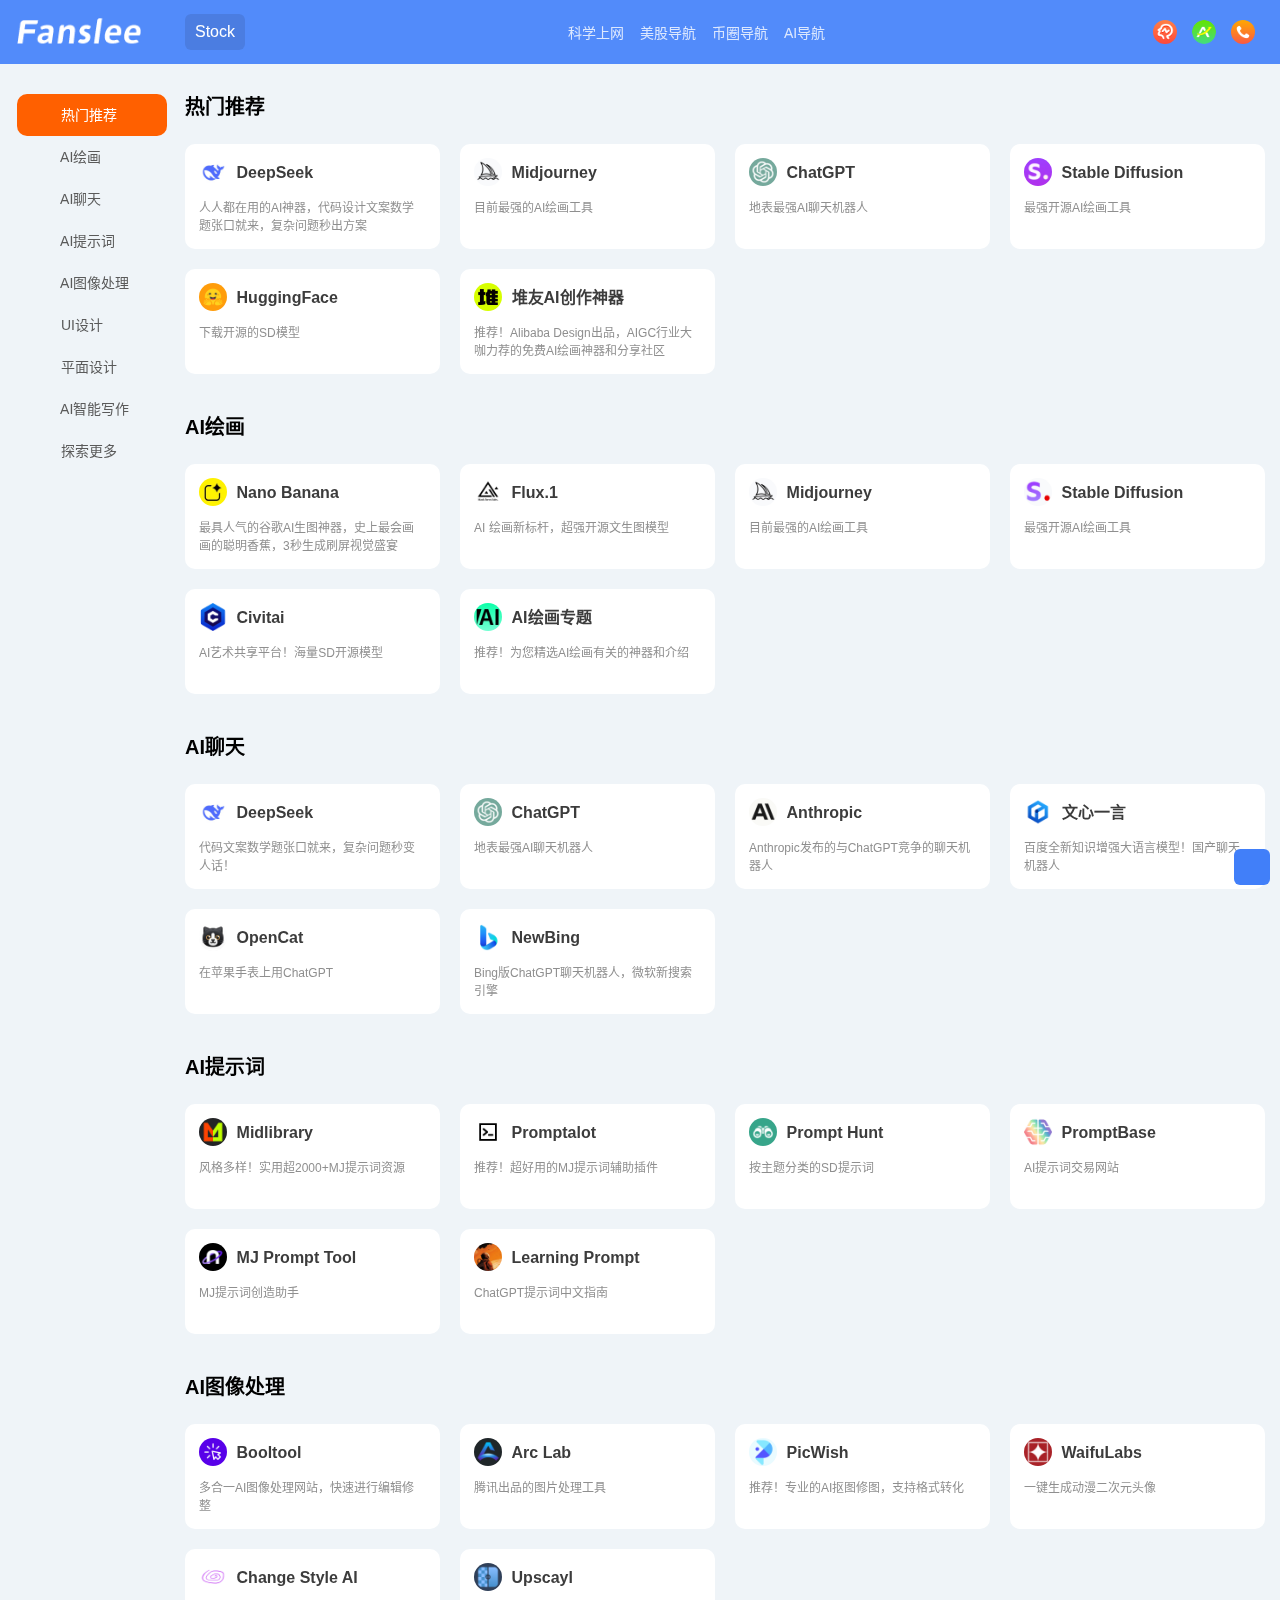
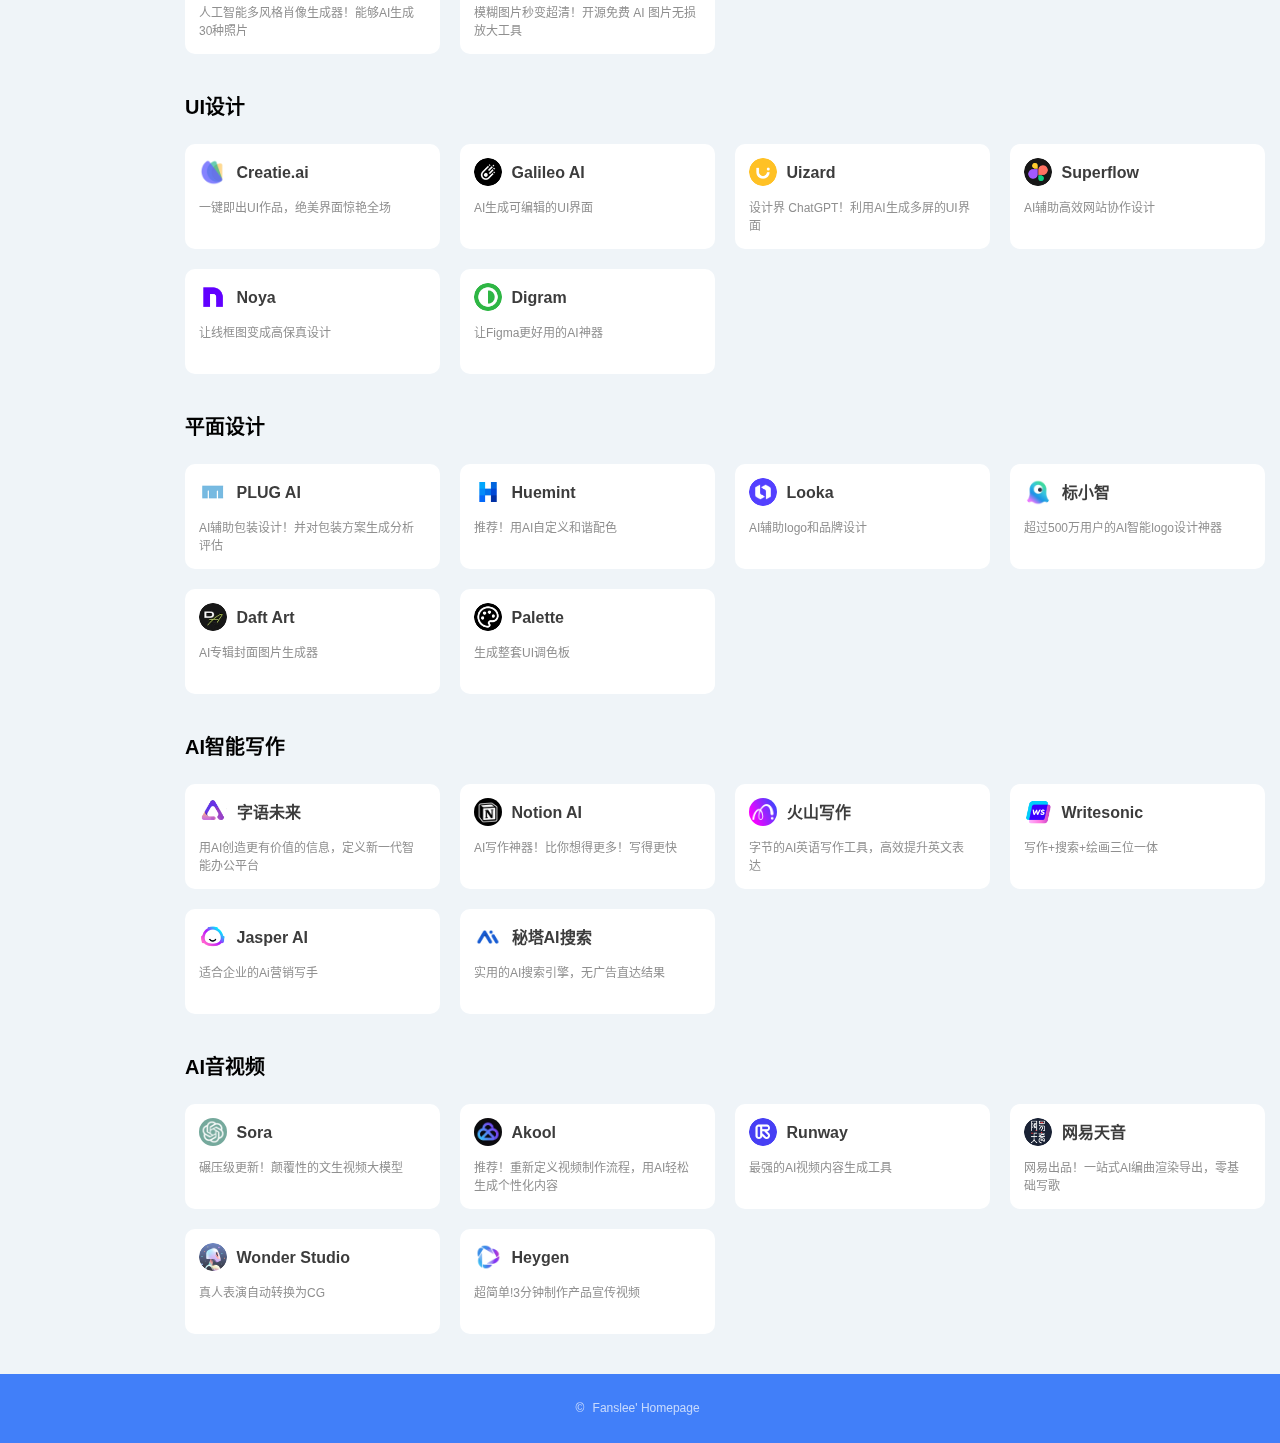
<file: stock.html>
<!DOCTYPE html>
<!--[if lt IE 9]> <html class="no-js oldie" lang="zh-CN"> <![endif]-->
<!--[if IE 9]> <html class="no-js ie9" lang="zh-CN"> <![endif]-->
<!--[if gt IE 9]><!--> <html lang="zh-CN" class="no-js"> <!--<![endif]-->
<head>
<meta charset="utf-8">
<meta name="viewport" content="width=device-width,initial-scale=1,user-scalable=no" />
<meta http-equiv="X-UA-Compatible" content="ie=edge">
<title>Stock Website Navigation</title>
<meta http-equiv="Cache-Control" content="no-cache, no-store, must-revalidate" />
<meta http-equiv="Pragma" content="no-cache">
<meta http-equiv="Cache" content="no-cache">
<meta http-equiv="Expires" content="-1">
<meta name="description" content="Stock Website Navigation"/>
<meta name="Keywords" content="Stock Website Navigation"/>
<link rel="shortcut icon" href="favicon.ico" type="image/x-icon" />
<link rel="apple-touch-icon-precomposed" href="../ai/ico-apple.jpg" />
<link rel="apple-touch-icon" sizes="76x76" href="../ai/ico-apple.jpg" />
<link rel="apple-touch-icon" sizes="120x120" href="../ai/ico-apple.jpg" />
<link rel="apple-touch-icon" sizes="152x152" href="../ai/ico-apple.jpg" />
<link rel="apple-touch-icon" sizes="180x180" href="../ai/ico-apple.jpg" />
<link rel="stylesheet" href="../ai/css/fontello.css?v=hao0.2.46" type="text/css" media="all" />
<link rel="stylesheet" href="../ai/css/styles.css?v=0.2.46" />
<script type="text/javascript">
	var userAgent = navigator.userAgent; //取得浏览器的userAgent字符串
	var isBot=userAgent.search(/Alexabot|ia_archiver|bot|spider|Slurp/i) > -1;
	var isIE = userAgent.indexOf("compatible") > -1 && userAgent.indexOf("MSIE") > -1; //判断是否IE<11浏览器
	var isOldIE=isIE && userAgent.search(/msie\s?(9|10)\./i) < 0;//低于IE9
	var isIE11 = userAgent.indexOf('Trident') > -1 && userAgent.indexOf("rv:11.0") > -1;
	if (isOldIE && !isBot) {
		location.href="https://google.cn/chrome";	
	}
	if (isIE) {
		document.write('<link rel="stylesheet" href="../ai/css/ie9.css?v=0.2.46" type="text/css" media="all" />');
	}
	</script>
</head>
<body class="body-ai page-ai has-header-fixed">
<div id="app"><header class="header">
    <div class="container">
        <h2 class="logo wrap-left ">
            <a href="/" target="_blank" class="logo-a">
            <i class="logo-img">
        <img src="../ai/img/logo.png" width="100%" alt="fanslee' logo">
            </i></i>
            </a>
                    </h2>
        <div class="header-main flex">
            <div class="h-item h-title">
                <div class="part-header-bar-title ">
<h1 class="page-title">
<strong class="title">Stock</strong>
</h1>
</div>            
</div>
<div class="h-item h-menus">
<div class="part-header-bar-menu ">
<div class="b-wrap flex">
<div class="menu-item menu-item-0">
<a class="menu-a" href="#" target="_blank">科学上网</a>
<div class="submenu more">
<div class="submenu-wrap">

<a class="submenu-item" href="https://dir3.bnaffloop.com/#/register?code=9htslSgz" rel="nofollow">
<div class="submenu-item-wrap">
<div class="submenu-item-icon"><i><img src="../ai/icon/bitznet.png"></i></div>
<div class="submenu-item-title">Bitz Net</div></div>
</a>
<a class="submenu-item" href="https://nordvpn.com" rel="nofollow">
<div class="submenu-item-wrap">
<div class="submenu-item-icon"><i><img src="../ai/icon/nord.png"></i></div>
<div class="submenu-item-title">Nord</div></div>
</a>
<a class="submenu-item" href="https://bitbucket.org/letsgo666/letsgogo_5/src/main/README.md" rel="nofollow">
<div class="submenu-item-wrap">
<div class="submenu-item-icon"><i><img src="../ai/icon/letsgo.png"></i></div>
<div class="submenu-item-title">快连</div></div>
</a>
<a class="submenu-item" href="https://getoutline.org" rel="nofollow">
<div class="submenu-item-wrap">
<div class="submenu-item-icon"><i><img src="../ai/icon/outline.png"></i></div>
 <div class="submenu-item-title">Outline</div></div>
</a>

</div>
</div>
</div>
<div class="menu-item menu-item-1">
<a class="menu-a" href="/stock.html" target="_blank">美股导航</a>
</div>
<div class="menu-item menu-item-2">
<a class="menu-a" href="/crypto.html" target="_blank">币圈导航</a>
</div>
<!--<div class="menu-item menu-item-3">
<a class="menu-a" href="/buy.html" target="_blank">海淘导航</a>
</div>
<div class="menu-item menu-item-4">
<a class="menu-a" href="/travel.html" target="_blank">旅行导航</a>
</div>-->
<div class="menu-item menu-item-5">
<a class="menu-a" href="/ai.html" target="_blank">AI导航</a>
</div>

</div>
</div>            
</div>
<div class="h-subs h-item">
 <div class="part-header-bar-recommend ">
 <div class="b-wrap flex">
<a href="#" target="_blank">
<i class="item-thumb">
<i class="thumb thumb-round" style="background-image:url(../ai/img/dh-pic-2.jpg);"></i>
</i><i class="txt">Fanslee' Blog</i></a>
<a href="https://blog.fanslee.com" target="_blank">
<i class="item-thumb">
<i class="thumb thumb-round" style="background-image:url(../ai/img/club-icon.png);"></i></i> 
<i class="txt">链接2</i></a>
<a href="#" target="_blank">
<i class="item-thumb">
<i class="thumb thumb-round" style="background-image:url(../ai/img/dh-pic-3-1.jpg);"></i></i> 
<i class="txt">链接3</i></a>
</div>
</div>                
    <div is="header-login"></div>
            </div>
        </div>
    </div>
</header><div class="part-main">
    <div class="container">
    <div class="main">
        <div class="main-wrap">
<div is="mobile-menu"></div>
<div class="part-cats-loop">
<div class="part-uisdc-ai">
    <div is="uisdc-ai" index=0></div>
</div>
<!--hot begin-->
<div class="part-cat-block part-cat-block-ai">
    <h2 class="c-title" id="hot"><div class="l"><strong>热门推荐</strong></div>
        <div class="r"></div></h2>
        <div class="c-content ">
            <div class="c-loop c-loop-ai flex">
                <div class="part-item-website f-item p-item">
<a class="f-box" href="https://www.deepseek.com/" target="_blank">
<h3 class="item-title">
<i class="item-ico"><i class="thumb thumb-img"><img src="../ai/icon/deepseek.jpg" alt="DeepSeek"></i></i>
<strong class="title"> DeepSeek </strong>
</h3>
    <div class="item-desc">人人都在用的AI神器，代码设计文案数学题张口就来，复杂问题秒出方案</div>
    <!--<div class="item-tag">
        <span class="tag tag-76736e3d">推荐</span>
        <span class="tag tag-33382673">CN</span>
    </div>-->
</a>
</div>
<div class="part-item-website f-item p-item">
    <a class="f-box" href="https://www.midjourney.com/" target="_blank">
    <h3 class="item-title">
        <i class="item-ico">
            <i class="thumb thumb-img">
                <img src="../ai/icon/Midjourney.png" alt="Midjourney ">
            </i>
        </i>
        <strong class="title"> Midjourney  </strong>
    </h3>
    <div class="item-desc">目前最强的AI绘画工具</div>
</a>
</div><div class="part-item-website f-item p-item">
    <a class="f-box" href="https://chat.openai.com" target="_blank">
    <h3 class="item-title">
        <i class="item-ico">
            <i class="thumb thumb-img">
                <img src="../ai/icon/ChatGPT.png" alt="ChatGPT">
            </i>
        </i>
        <strong class="title"> ChatGPT </strong>
    </h3>
    <div class="item-desc">地表最强AI聊天机器人</div>
    </a>
</div><div class="part-item-website f-item p-item">
    <a class="f-box" href="https://stability.ai" target="_blank">
    <h3 class="item-title">
        <i class="item-ico">
            <i class="thumb thumb-img">
                <img src="../ai/icon/sd.jpg" alt="Stable Diffusion">
            </i>
        </i>
        <strong class="title"> Stable Diffusion </strong>
    </h3>
    <div class="item-desc">最强开源AI绘画工具</div>
</a>
</div><div class="part-item-website f-item p-item">
    <a class="f-box" href="https://huggingface.co/" target="_blank">
    <h3 class="item-title">
        <i class="item-ico">
            <i class="thumb thumb-img">
                <img src="../ai/icon/HuggingFace.png" alt="HuggingFace">
            </i>
        </i>
        <strong class="title"> HuggingFace </strong>
    </h3>
    <div class="item-desc">下载开源的SD模型</div>

</a>
</div>
<div class="part-item-website f-item p-item">
    <a class="f-box" href="https://d.design/ai?from=ysaidh" target="_blank">
    <h3 class="item-title">
        <i class="item-ico">
            <i class="thumb thumb-img">
                <img src="../ai/icon/duiyou.jpg" alt="堆友AI创作神器">
            </i>
        </i>
        <strong class="title"> 堆友AI创作神器 </strong>
    </h3>
    <div class="item-desc">推荐！Alibaba Design出品，AIGC行业大咖力荐的免费AI绘画神器和分享社区</div>

</a>
</div>


</div>
</div>
</div>
<!--hot end-->
<!--smart1 begin-->
<div class="part-cat-block part-cat-block-ai">
    <h2 class="c-title" id="smart1">
        <div class="l"><strong>AI绘画</strong></div>
        <div class="r"></div></h2>
        <div class="c-content ">
            <div class="c-loop c-loop-ai flex">
                
                <div class="part-item-website f-item p-item">
                    <a class="f-box" href="https://aistudio.google.com/prompts/new_chat" target="_blank">
    <h3 class="item-title">
        <i class="item-ico">
            <i class="thumb thumb-img">
                <img src="../ai/icon/nanobanana.webp" alt="Nano Banana">
            </i>
        </i>
        <strong class="title"> Nano Banana </strong>
    </h3>
    <div class="item-desc">最具人气的谷歌AI生图神器，史上最会画画的聪明香蕉，3秒生成刷屏视觉盛宴</div></a>
</div>

<div class="part-item-website f-item p-item"><a class="f-box" href="https://blackforestlabs.ai" target="_blank">
    <h3 class="item-title">
        <i class="item-ico">
            <i class="thumb thumb-img">
                <img src="../ai/icon/FLUX.1.jpg" alt="Flux.1">
            </i>
        </i>
        <strong class="title"> Flux.1 </strong>
    </h3>
    <div class="item-desc">AI 绘画新标杆，超强开源文生图模型</div></a>
</div>

<div class="part-item-website f-item p-item"><a class="f-box" href="https://www.midjourney.com/" target="_blank">
    <h3 class="item-title">
        <i class="item-ico">
            <i class="thumb thumb-img">
                <img src="../ai/icon/Midjourney.png" alt="Midjourney ">
            </i>
        </i>
        <strong class="title"> Midjourney  </strong>
    </h3>
    <div class="item-desc">目前最强的AI绘画工具</div></a>
</div>

<div class="part-item-website f-item p-item"><a class="f-box" href="https://stability.ai" target="_blank">
    <h3 class="item-title">
        <i class="item-ico">
            <i class="thumb thumb-img">
                <img src="../ai/icon/stable.png" alt="Stable Diffusion">
            </i>
        </i>
        <strong class="title"> Stable Diffusion </strong>
    </h3>
    <div class="item-desc">最强开源AI绘画工具</div></a>
</div>

<div class="part-item-website f-item p-item"><a class="f-box" href="https://civitai.com/" target="_blank">
    <h3 class="item-title">
        <i class="item-ico">
            <i class="thumb thumb-img">
                <img src="../ai/icon/Civitai.png" alt="Civitai">
            </i>
        </i>
        <strong class="title"> Civitai </strong>
    </h3>
    <div class="item-desc">AI艺术共享平台！海量SD开源模型</div></a>
</div>

<div class="part-item-website f-item p-item"><a class="f-box" href="https://ai.fanslee.com" target="_blank">
    <h3 class="item-title">
        <i class="item-ico">
            <i class="thumb thumb-img">
                <img src="../ai/icon/aizt.png" alt="AI绘画专题">
            </i>
        </i>
        <strong class="title"> AI绘画专题 </strong>
    </h3>
    <div class="item-desc">推荐！为您精选AI绘画有关的神器和介绍</div></a>
</div>

</div>
</div>
</div>
<!--smart1 end-->
<div class="part-cat-block part-cat-block-ai">
    <h2 class="c-title" id="smart2">
        <div class="l"><strong>AI聊天</strong></div>
        <div class="r"></div></h2>
        <div class="c-content ">
            <div class="c-loop c-loop-ai flex">
                
                <div class="part-item-website f-item p-item">
                    <a class="f-box" href="https://www.deepseek.com/" target="_blank">
    <h3 class="item-title">
        <i class="item-ico">
            <i class="thumb thumb-img">
                <img src="../ai/icon/deepseek.jpg" alt="DeepSeek">
            </i>
        </i>
        <strong class="title"> DeepSeek </strong>
    </h3>
    <div class="item-desc">代码文案数学题张口就来，复杂问题秒变人话！</div></a>
</div>
<div class="part-item-website f-item p-item"><a class="f-box" href="https://chat.openai.com" target="_blank">
    <h3 class="item-title">
        <i class="item-ico">
            <i class="thumb thumb-img">
                <img src="../ai/icon/ChatGPT.png" alt="ChatGPT">
            </i>
        </i>
        <strong class="title"> ChatGPT<i class="show-hover"><i class="icon-rocket"></i></i> </strong>
    </h3>
    <div class="item-desc">地表最强AI聊天机器人</div></a>
</div>
<div class="part-item-website f-item p-item"><a class="f-box" href="https://www.anthropic.com/" target="_blank">
    <h3 class="item-title">
        <i class="item-ico">
            <i class="thumb thumb-img">
                <img src="../ai/icon/Anthropi.png" alt="Anthropic">
            </i>
        </i>
        <strong class="title"> Anthropic </strong>
    </h3>
    <div class="item-desc">Anthropic发布的与ChatGPT竞争的聊天机器人</div></a>
</div>
<div class="part-item-website f-item p-item"><a class="f-box" href="https://yiyan.baidu.com/?utm_source=uisdc" target="_blank">
    <h3 class="item-title">
        <i class="item-ico">
            <i class="thumb thumb-img">
                <img src="../ai/icon/wxyy.png" alt="文心一言">
            </i>
        </i>
        <strong class="title"> 文心一言 </strong>
    </h3>
    <div class="item-desc">百度全新知识增强大语言模型！国产聊天机器人</div></a>
</div>
<div class="part-item-website f-item p-item"><a class="f-box" href="https://apps.apple.com/us/app/opencat/id6445999201" target="_blank">
    <h3 class="item-title">
        <i class="item-ico">
            <i class="thumb thumb-img">
                <img src="../ai/icon/OpenCat.png" alt="OpenCat">
            </i>
        </i>
        <strong class="title"> OpenCat </strong>
    </h3>
    <div class="item-desc">在苹果手表上用ChatGPT</div></a>
</div>
<div class="part-item-website f-item p-item"><a class="f-box" href="https://www.bing.com/new" target="_blank">
    <h3 class="item-title">
        <i class="item-ico">
            <i class="thumb thumb-img">
                <img src="../ai/icon/newbing.png" alt="NewBing ">
            </i>
        </i>
        <strong class="title"> NewBing  </strong>
    </h3>
    <div class="item-desc">Bing版ChatGPT聊天机器人，微软新搜索引擎</div></a>
</div>

</div>
</div>
</div>
<div class="part-cat-block part-cat-block-ai">
    <h2 class="c-title" id="smart3">
        <div class="l"><strong>AI提示词</strong></div>
        <div class="r"></div></h2>
        <div class="c-content ">
            <div class="c-loop c-loop-ai flex">
                
                <div class="part-item-website f-item p-item">
                    <a class="f-box" href="https://midlibrary.io/" target="_blank">
    <h3 class="item-title">
        <i class="item-ico">
            <i class="thumb thumb-img">
                <img src="../ai/icon/Midlibrary.jpg" alt="Midlibrary">
            </i>
        </i>
        <strong class="title"> Midlibrary </strong>
    </h3>
    <div class="item-desc">风格多样！实用超2000+MJ提示词资源</div></a>
</div>
<div class="part-item-website f-item p-item"><a class="f-box" href="https://promptalot.com/" target="_blank">
    <h3 class="item-title">
        <i class="item-ico">
            <i class="thumb thumb-img">
                <img src="../ai/icon/promptalot.jpg" alt="Promptalot">
            </i>
        </i>
        <strong class="title"> Promptalot </strong>
    </h3>
    <div class="item-desc">推荐！超好用的MJ提示词辅助插件</div></a>
</div>
<div class="part-item-website f-item p-item"><a class="f-box" href="https://www.prompthunt.com/explore" target="_blank">
    <h3 class="item-title">
        <i class="item-ico">
            <i class="thumb thumb-img">
                <img src="../ai/icon/PromptHunt.png" alt="Prompt Hunt">
            </i>
        </i>
        <strong class="title"> Prompt Hunt </strong>
    </h3>
    <div class="item-desc">按主题分类的SD提示词</div></a>
</div>
<div class="part-item-website f-item p-item"><a class="f-box" href="https://promptbase.com/" target="_blank">
    <h3 class="item-title">
        <i class="item-ico">
            <i class="thumb thumb-img">
                <img src="../ai/icon/PromptBase.png" alt="PromptBase">
            </i>
        </i>
        <strong class="title"> PromptBase </strong>
    </h3>
    <div class="item-desc">AI提示词交易网站</div></a>
</div>
<div class="part-item-website f-item p-item"><a class="f-box" href="https://prompt.noonshot.com/" target="_blank">
    <h3 class="item-title">
        <i class="item-ico">
            <i class="thumb thumb-img">
                <img src="../ai/icon/Noonshot.png" alt="MJ Prompt Tool">
            </i>
        </i>
        <strong class="title"> MJ Prompt Tool </strong>
    </h3>
    <div class="item-desc">MJ提示词创造助手</div></a>
</div>
<div class="part-item-website f-item p-item"><a class="f-box" href="https://learningprompt.wiki/" target="_blank">
    <h3 class="item-title">
        <i class="item-ico">
            <i class="thumb thumb-img">
                <img src="../ai/icon/Learning.png" alt="Learning Prompt">
            </i>
        </i>
        <strong class="title"> Learning Prompt </strong>
    </h3>
    <div class="item-desc">ChatGPT提示词中文指南</div></a>
</div>

</div>
</div>
</div>
<div class="part-cat-block part-cat-block-ai">
    <h2 class="c-title" id="smart4">
        <div class="l"><strong>AI图像处理</strong></div>
        <div class="r"></div></h2>
        <div class="c-content ">
            <div class="c-loop c-loop-ai flex">
                
                <div class="part-item-website f-item p-item">
                    <a class="f-box" href="https://booltool.boolv.tech/home" target="_blank">
    <h3 class="item-title">
        <i class="item-ico">
            <i class="thumb thumb-img">
                <img src="../ai/icon/Booltool.png" alt="Booltool">
            </i>
        </i>
        <strong class="title"> Booltool </strong>
    </h3>
    <div class="item-desc">多合一AI图像处理网站，快速进行编辑修整</div></a>
</div>
<div class="part-item-website f-item p-item"><a class="f-box" href="https://arc.tencent.com/zh/ai-demos/faceRestoration" target="_blank">
    <h3 class="item-title">
        <i class="item-ico">
            <i class="thumb thumb-img">
                <img src="../ai/icon/arc.png" alt="Arc Lab">
            </i>
        </i>
        <strong class="title"> Arc Lab </strong>
    </h3>
    <div class="item-desc">腾讯出品的图片处理工具</div></a>
</div>
<div class="part-item-website f-item p-item"><a class="f-box" href="https://picwish.com/" target="_blank">
    <h3 class="item-title">
        <i class="item-ico">
            <i class="thumb thumb-img">
                <img src="../ai/icon/PicWish.png" alt="PicWish">
            </i>
        </i>
        <strong class="title"> PicWish </strong>
    </h3>
    <div class="item-desc">推荐！专业的AI抠图修图，支持格式转化</div></a>
</div>
<div class="part-item-website f-item p-item"><a class="f-box" href="https://waifulabs.com/" target="_blank">
    <h3 class="item-title">
        <i class="item-ico">
            <i class="thumb thumb-img">
                <img src="../ai/icon/Waifulabs.png" alt="WaifuLabs">
            </i>
        </i>
        <strong class="title"> WaifuLabs </strong>
    </h3>
    <div class="item-desc">一键生成动漫二次元头像</div></a>
</div>
<div class="part-item-website f-item p-item"><a class="f-box" href="https://changestyleai.com/" target="_blank">
    <h3 class="item-title">
        <i class="item-ico">
            <i class="thumb thumb-img">
                <img src="../ai/icon/Change.png" alt="Change Style AI">
            </i>
        </i>
        <strong class="title"> Change Style AI </strong>
    </h3>
    <div class="item-desc">人工智能多风格肖像生成器！能够AI生成30种照片</div></a>
</div>
<div class="part-item-website f-item p-item"><a class="f-box" href="https://www.upscayl.org/" target="_blank">
    <h3 class="item-title">
        <i class="item-ico">
            <i class="thumb thumb-img">
                <img src="../ai/icon/upscayl.png" alt="Upscayl ">
            </i>
        </i>
        <strong class="title"> Upscayl  </strong>
    </h3>
    <div class="item-desc">模糊图片秒变超清！开源免费 AI 图片无损放大工具</div></a>
</div>

</div>
</div>
</div>
<div class="part-cat-block part-cat-block-ai">
    <h2 class="c-title" id="smart5">
        <div class="l"><strong>UI设计</strong></div>
        <div class="r"></div></h2><div class="c-content ">
            <div class="c-loop c-loop-ai flex">
                <div class="part-item-website f-item p-item">
                    <a class="f-box" href="https://creatie.ai/" target="_blank">
    <h3 class="item-title">
        <i class="item-ico">
            <i class="thumb thumb-img">
                <img src="../ai/icon/creatie.jpg" alt="Creatie.ai">
            </i>
        </i>
        <strong class="title"> Creatie.ai </strong>
    </h3>
    <div class="item-desc">一键即出UI作品，绝美界面惊艳全场</div></a>
</div><div class="part-item-website f-item p-item"><a class="f-box" href="https://www.usegalileo.ai/" target="_blank">
    <h3 class="item-title">
        <i class="item-ico">
            <i class="thumb thumb-img">
                <img src="../ai/icon/GalileoAI.png" alt="Galileo AI">
            </i>
        </i>
        <strong class="title"> Galileo AI </strong>
    </h3>
    <div class="item-desc">AI生成可编辑的UI界面</div></a>
</div><div class="part-item-website f-item p-item"><a class="f-box" href="https://uizard.io/autodesigner/" target="_blank">
    <h3 class="item-title">
        <i class="item-ico">
            <i class="thumb thumb-img">
                <img src="../ai/icon/Uizard.png" alt="Uizard">
            </i>
        </i>
        <strong class="title"> Uizard </strong>
    </h3>
    <div class="item-desc">设计界 ChatGPT！利用AI生成多屏的UI界面</div></a>
</div><div class="part-item-website f-item p-item"><a class="f-box" href="https://www.usesuperflow.com/" target="_blank">
    <h3 class="item-title">
        <i class="item-ico">
            <i class="thumb thumb-img">
                <img src="../ai/icon/Superflow.png" alt="Superflow">
            </i>
        </i>
        <strong class="title"> Superflow </strong>
    </h3>
    <div class="item-desc">AI辅助高效网站协作设计</div></a>
</div><div class="part-item-website f-item p-item"><a class="f-box" href="https://www.noya.io/" target="_blank">
    <h3 class="item-title">
        <i class="item-ico">
            <i class="thumb thumb-img">
                <img src="../ai/icon/Noya.png" alt="Noya">
            </i>
        </i>
        <strong class="title"> Noya </strong>
    </h3>
    <div class="item-desc">让线框图变成高保真设计</div></a>
</div>
<div class="part-item-website f-item p-item"><a class="f-box" href="https://diagram.com/" target="_blank">
    <h3 class="item-title">
        <i class="item-ico">
            <i class="thumb thumb-img">
                <img src="../ai/icon/Digram.png" alt="Digram">
            </i>
        </i>
        <strong class="title"> Digram </strong>
    </h3>
    <div class="item-desc">让Figma更好用的AI神器</div></a>
</div>

</div>
</div>
</div>
<div class="part-cat-block part-cat-block-ai">
    <h2 class="c-title" id="smart6">
        <div class="l"><strong>平面设计</strong></div>
        <div class="r"></div></h2>
        <div class="c-content ">
            <div class="c-loop c-loop-ai flex">

                <div class="part-item-website f-item p-item">
                    <a class="f-box" href="https://hp.package-ai.jp/" target="_blank">
    <h3 class="item-title">
        <i class="item-ico">
            <i class="thumb thumb-img">
                <img src="../ai/icon/package.png" alt="PLUG AI">
            </i>
        </i>
        <strong class="title"> PLUG AI </strong>
    </h3>
    <div class="item-desc">AI辅助包装设计！并对包装方案生成分析评估</div></a>
</div>
<div class="part-item-website f-item p-item"><a class="f-box" href="https://huemint.com/brand-intersection/" target="_blank">
    <h3 class="item-title">
        <i class="item-ico">
            <i class="thumb thumb-img">
                <img src="../ai/icon/Huemint.png" alt="Huemint">
            </i>
        </i>
        <strong class="title"> Huemint </strong>
    </h3>
    <div class="item-desc">推荐！用AI自定义和谐配色</div></a>
</div>
<div class="part-item-website f-item p-item"><a class="f-box" href="https://looka.com/" target="_blank">
    <h3 class="item-title">
        <i class="item-ico">
            <i class="thumb thumb-img">
                <img src="../ai/icon/Looka.png" alt="Looka">
            </i>
        </i>
        <strong class="title"> Looka </strong>
    </h3>
    <div class="item-desc">AI辅助logo和品牌设计</div></a>
</div>
<div class="part-item-website f-item p-item"><a class="f-box" href="https://www.logosc.cn/" target="_blank">
    <h3 class="item-title">
        <i class="item-ico">
            <i class="thumb thumb-img">
                <img src="../ai/icon/bxz.png" alt="标小智">
            </i>
        </i>
        <strong class="title"> 标小智 </strong>
    </h3>
    <div class="item-desc">超过500万用户的AI智能logo设计神器</div></a>
</div>
<div class="part-item-website f-item p-item"><a class="f-box" href="https://www.daftart.ai/" target="_blank">
    <h3 class="item-title">
        <i class="item-ico">
            <i class="thumb thumb-img">
                <img src="../ai/icon/DaftArt.png" alt="Daft Art">
            </i>
        </i>
        <strong class="title"> Daft Art </strong>
    </h3>
    <div class="item-desc">AI专辑封面图片生成器</div></a>
</div>
<div class="part-item-website f-item p-item"><a class="f-box" href="https://palette.tone-row.com/" target="_blank">
    <h3 class="item-title">
        <i class="item-ico">
            <i class="thumb thumb-img">
                <img src="../ai/icon/ToneRow.png" alt="Palette">
            </i>
        </i>
        <strong class="title"> Palette </strong>
    </h3>
    <div class="item-desc">生成整套UI调色板</div></a>
</div>

</div>
</div>
</div>
<div class="part-cat-block part-cat-block-ai">
    <h2 class="c-title" id="smart7">
        <div class="l"><strong>AI智能写作</strong></div>
        <div class="r"></div></h2><div class="c-content ">
            <div class="c-loop c-loop-ai flex">

                <div class="part-item-website f-item p-item">
                    <a class="f-box" href="https://getgetai.com/workstation?from=youshe" target="_blank">
    <h3 class="item-title">
        <i class="item-ico">
            <i class="thumb thumb-img">
                <img src="../ai/icon/getgetai.png" alt="字语未来">
            </i>
        </i>
        <strong class="title"> 字语未来 </strong>
    </h3>
    <div class="item-desc">用AI创造更有价值的信息，定义新一代智能办公平台</div></a>
</div>
<div class="part-item-website f-item p-item"><a class="f-box" href="https://www.notion.so/product/ai" target="_blank">
    <h3 class="item-title">
        <i class="item-ico">
            <i class="thumb thumb-img">
                <img src="../ai/icon/notion.jpg" alt="Notion AI">
            </i>
        </i>
        <strong class="title"> Notion AI </strong>
    </h3>
    <div class="item-desc">AI写作神器！比你想得更多！写得更快</div></a>
</div>
<div class="part-item-website f-item p-item"><a class="f-box" href="https://www.writingo.net/home" target="_blank">
    <h3 class="item-title">
        <i class="item-ico">
            <i class="thumb thumb-img">
                <img src="../ai/icon/writingo.png" alt="火山写作">
            </i>
        </i>
        <strong class="title"> 火山写作 </strong>
    </h3>
    <div class="item-desc">字节的AI英语写作工具，高效提升英文表达</div></a>
</div>
<div class="part-item-website f-item p-item"><a class="f-box" href="https://writesonic.com/" target="_blank">
    <h3 class="item-title">
        <i class="item-ico">
            <i class="thumb thumb-img">
                <img src="../ai/icon/writesonic.png" alt="Writesonic">
            </i>
        </i>
        <strong class="title"> Writesonic </strong>
    </h3>
    <div class="item-desc">写作+搜索+绘画三位一体</div></a>
</div>
<div class="part-item-website f-item p-item"><a class="f-box" href="https://www.jasper.ai/" target="_blank">
    <h3 class="item-title">
        <i class="item-ico">
            <i class="thumb thumb-img">
                <img src="../ai/icon/jasper-1.png" alt="Jasper AI">
            </i>
        </i>
        <strong class="title"> Jasper AI </strong>
    </h3>
    <div class="item-desc">适合企业的Ai营销写手</div></a>
</div>
<div class="part-item-website f-item p-item"><a class="f-box" href="https://metaso.cn/" target="_blank">
    <h3 class="item-title">
        <i class="item-ico">
            <i class="thumb thumb-img">
                <img src="../ai/icon/mita.jpg" alt="秘塔AI搜索">
            </i>
        </i>
        <strong class="title"> 秘塔AI搜索 </strong>
    </h3>
    <div class="item-desc">实用的AI搜索引擎，无广告直达结果</div></a>
</div>

</div>
</div>
</div>
<div class="part-cat-block part-cat-block-ai">
    <h2 class="c-title" id="smart8">
        <div class="l"><strong>AI音视频</strong></div>
        <div class="r"></div></h2>
        <div class="c-content ">
            <div class="c-loop c-loop-ai flex">

                <div class="part-item-website f-item p-item">
                    <a class="f-box" href="https://openai.com/sora" target="_blank">
    <h3 class="item-title">
        <i class="item-ico">
            <i class="thumb thumb-img">
                <img src="../ai/icon/ChatGPT.png" alt="Sora">
            </i>
        </i>
        <strong class="title"> Sora </strong>
    </h3>
    <div class="item-desc">碾压级更新！颠覆性的文生视频大模型</div></a>
</div>
<div class="part-item-website f-item p-item"><a class="f-box" href="https://akool.com/zh-cn" target="_blank">
    <h3 class="item-title">
        <i class="item-ico">
            <i class="thumb thumb-img">
                <img src="../ai/icon/Akool.webp" alt="Akool">
            </i>
        </i>
        <strong class="title"> Akool </strong>
    </h3>
    <div class="item-desc">推荐！重新定义视频制作流程，用AI轻松生成个性化内容</div></a>
</div>
<div class="part-item-website f-item p-item"><a class="f-box" href="https://runwayml.com" target="_blank">
    <h3 class="item-title">
        <i class="item-ico">
            <i class="thumb thumb-img">
                <img src="../ai/icon/Runway.png" alt="Runway">
            </i>
        </i>
        <strong class="title"> Runway </strong>
    </h3>
    <div class="item-desc">最强的AI视频内容生成工具</div></a>
</div>
<div class="part-item-website f-item p-item"><a class="f-box" href="https://tianyin.163.com/" target="_blank">
    <h3 class="item-title">
        <i class="item-ico">
            <i class="thumb thumb-img">
                <img src="../ai/icon/tianyin.png" alt="网易天音">
            </i>
        </i>
        <strong class="title"> 网易天音 </strong>
    </h3>
    <div class="item-desc">网易出品！一站式AI编曲渲染导出，零基础写歌</div></a>
</div>
<div class="part-item-website f-item p-item"><a class="f-box" href="https://wonderdynamics.com/" target="_blank">
    <h3 class="item-title">
        <i class="item-ico">
            <i class="thumb thumb-img">
                <img src="../ai/icon/Wonder.png" alt="Wonder Studio">
            </i>
        </i>
        <strong class="title"> Wonder Studio </strong>
    </h3>
    <div class="item-desc">真人表演自动转换为CG</div></a>
</div>
<div class="part-item-website f-item p-item"><a class="f-box" href="https://www.heygen.com" target="_blank">
    <h3 class="item-title">
        <i class="item-ico">
            <i class="thumb thumb-img">
                <img src="../ai/icon/heygen.jpg" alt="Heygen">
            </i>
        </i>
        <strong class="title"> Heygen </strong>
    </h3>
    <div class="item-desc">超简单!3分钟制作产品宣传视频</div></a>
</div>

</div>
</div>
</div>
<div class="part-new-courses" id="new_courses">
<div is="uisdc-new-courses"></div>
</div>
</div>   
</div>
</div>
<div class="part-sidebar">
<div class="sidebar-menu-wrap">
<div class="sidebar-menu ">
<ul class="menu">
<li class="menu-item"><a href="#hot" class="menu-a"><i class="in"><i class="ico icon-icon-group-hot"></i> 热门推荐</i></a></li>
<li class="menu-item"><a href="#smart1" class="menu-a"><i class="in"><i class="ico icon-i-illustration"></i> AI绘画</i></a></li>
 <li class="menu-item"><a href="#smart2" class="menu-a"><i class="in"><i class="ico icon-message"></i> AI聊天</i></a></li>
 <li class="menu-item"><a href="#smart3" class="menu-a"><i class="in"><i class="ico icon-nav-hot-1"></i> AI提示词</i></a></li>
 <li class="menu-item"><a href="#smart4" class="menu-a"><i class="in"><i class="ico icon-i-img"></i> AI图像处理</i></a></li>
 <li class="menu-item"><a href="#smart5" class="menu-a"><i class="in"><i class="ico icon-nav-icon-7"></i> UI设计</i></a></li>
 <li class="menu-item"><a href="#smart6" class="menu-a"><i class="in"><i class="ico icon-graphic"></i> 平面设计</i></a></li>
 <li class="menu-item"><a href="#smart7" class="menu-a"><i class="in"><i class="ico icon-article-2"></i> AI智能写作</i></a></li>
 <li class="menu-item"><a href="#smart8" class="menu-a"><i class="in"><i class="ico icon-nav-icon-13"></i> 探索更多</i></a></li>
</ul>
</div>
</div>
</div></div></div>
<div class="part-footer-top">
    <div class="container">

</div>
</div>
<div class="part-footer-copyright">
    <div class="statement">
    <p></p>
</div>
<div class="links">
    <!--<a href="#" target="_blank">文字</a><a href="#" target="_blank">文字</a><a href="#" target="_blk">文字</a>-->
</div>
<div class="copyright">
    &copy; <a href="/" target="_blank">Fanslee' Homepage</a> <!--<a href="https://beian.miit.gov.cn" target="_blank" rel="nofollow noreferrer" >备案号</a>-->
</div>
</div><div class="part-footer-fixed"><div class="fixed-right">
  <div is="uisdc-live"></div>
  <div class="gotop">
    <a href="#" class="go_top item"> <i class="icon-top2"></i> </a> 
</div>
</div>
</div>
</div>
<script src="../ai/js/jquery.js" charset="utf-8"></script>
<script src="../ai/js/vue.js" charset="utf-8"></script>
<script src="../ai/js/touchEvent.js" charset="utf-8"></script>
<script src="../ai/js/web.js?v=0.2.46" charset="utf-8"></script>
</body>
</html>
</file>
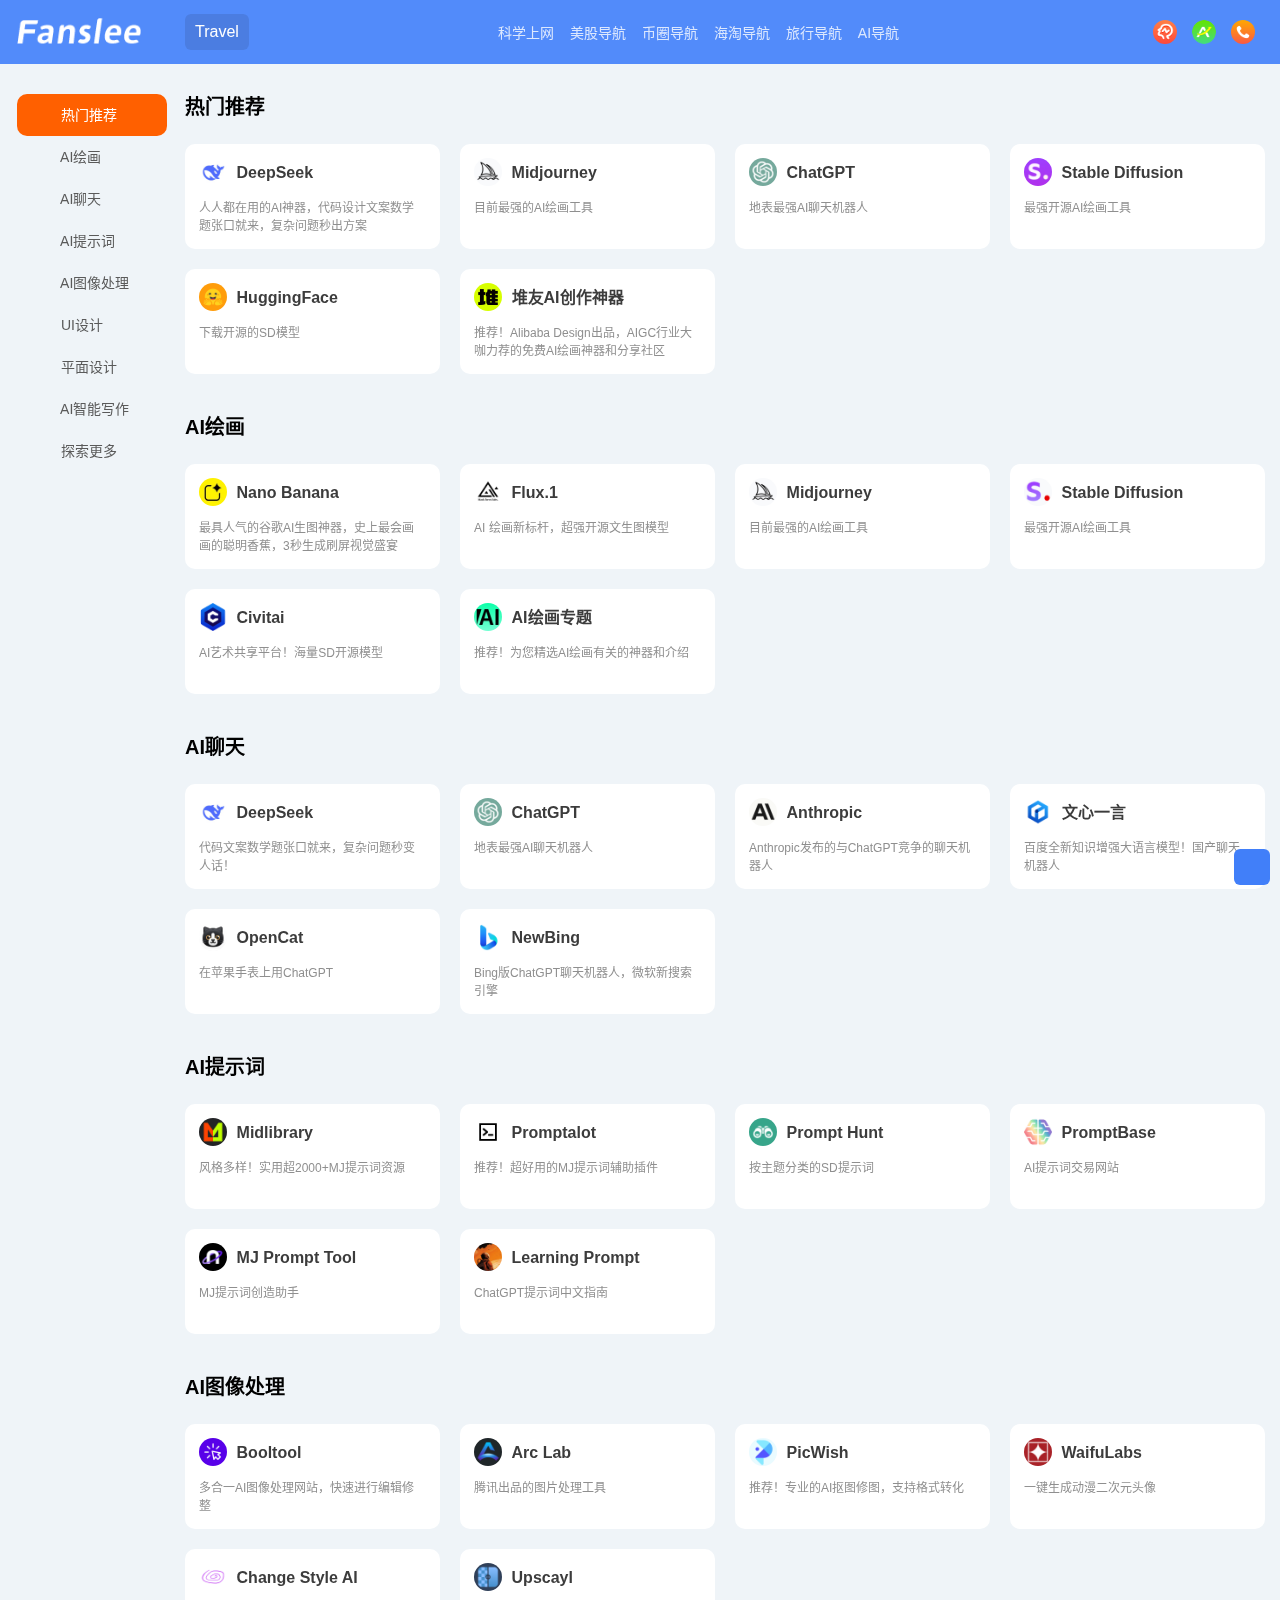
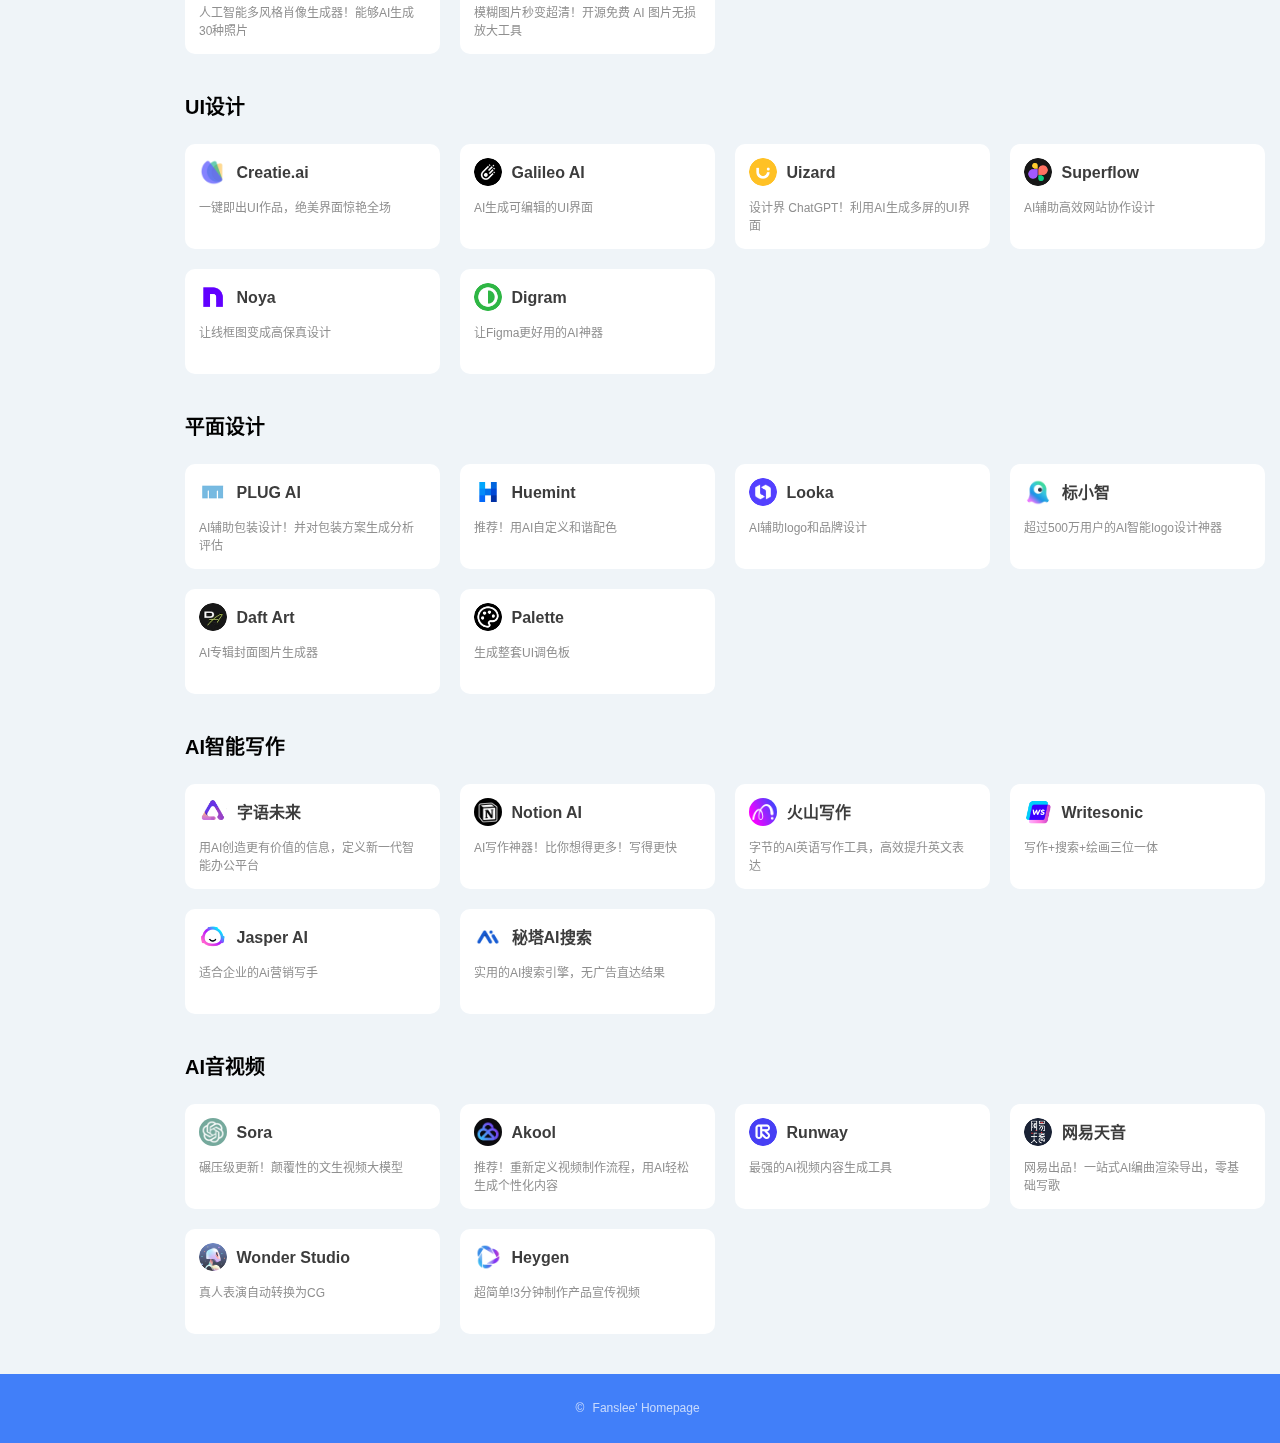
<file: travel.html>
<!DOCTYPE html>
<!--[if lt IE 9]> <html class="no-js oldie" lang="zh-CN"> <![endif]-->
<!--[if IE 9]> <html class="no-js ie9" lang="zh-CN"> <![endif]-->
<!--[if gt IE 9]><!--> <html lang="zh-CN" class="no-js"> <!--<![endif]-->
<head>
<meta charset="utf-8">
<meta name="viewport" content="width=device-width,initial-scale=1,user-scalable=no" />
<meta http-equiv="X-UA-Compatible" content="ie=edge">
<title>Travel Website Navigation</title>
<meta http-equiv="Cache-Control" content="no-cache, no-store, must-revalidate" />
<meta http-equiv="Pragma" content="no-cache">
<meta http-equiv="Cache" content="no-cache">
<meta http-equiv="Expires" content="-1">
<meta name="description" content="Travel Website Navigation"/>
<meta name="Keywords" content="Travel Website Navigation"/>
<link rel="shortcut icon" href="favicon.ico" type="image/x-icon" />
<link rel="apple-touch-icon-precomposed" href="../ai/ico-apple.jpg" />
<link rel="apple-touch-icon" sizes="76x76" href="../ai/ico-apple.jpg" />
<link rel="apple-touch-icon" sizes="120x120" href="../ai/ico-apple.jpg" />
<link rel="apple-touch-icon" sizes="152x152" href="../ai/ico-apple.jpg" />
<link rel="apple-touch-icon" sizes="180x180" href="../ai/ico-apple.jpg" />
<link rel="stylesheet" href="../ai/css/fontello.css?v=hao0.2.46" type="text/css" media="all" />
<link rel="stylesheet" href="../ai/css/styles.css?v=0.2.46" />
<script type="text/javascript">
	var userAgent = navigator.userAgent; //取得浏览器的userAgent字符串
	var isBot=userAgent.search(/Alexabot|ia_archiver|bot|spider|Slurp/i) > -1;
	var isIE = userAgent.indexOf("compatible") > -1 && userAgent.indexOf("MSIE") > -1; //判断是否IE<11浏览器
	var isOldIE=isIE && userAgent.search(/msie\s?(9|10)\./i) < 0;//低于IE9
	var isIE11 = userAgent.indexOf('Trident') > -1 && userAgent.indexOf("rv:11.0") > -1;
	if (isOldIE && !isBot) {
		location.href="https://google.cn/chrome";	
	}
	if (isIE) {
		document.write('<link rel="stylesheet" href="../ai/css/ie9.css?v=0.2.46" type="text/css" media="all" />');
	}
	</script>
</head>
<body class="body-ai page-ai has-header-fixed">
<div id="app"><header class="header">
    <div class="container">
        <h2 class="logo wrap-left ">
            <a href="/" target="_blank" class="logo-a">
            <i class="logo-img">
        <img src="../ai/img/logo.png" width="100%" alt="fanslee' logo">
            </i></i>
            </a>
                    </h2>
        <div class="header-main flex">
            <div class="h-item h-title">
                <div class="part-header-bar-title ">
<h1 class="page-title">
<strong class="title">Travel</strong>
</h1>
</div>            
</div>
<div class="h-item h-menus">
<div class="part-header-bar-menu ">
<div class="b-wrap flex">
<div class="menu-item menu-item-0">
<a class="menu-a" href="#" target="_blank">科学上网</a>
<div class="submenu more">
<div class="submenu-wrap">

<a class="submenu-item" href="https://dir3.bnaffloop.com/#/register?code=9htslSgz" rel="nofollow">
<div class="submenu-item-wrap">
<div class="submenu-item-icon"><i class="icon icon-icon-group-hot"></i></div>
<div class="submenu-item-title">Bitz Net</div></div>
</a>
<a class="submenu-item" href="https://nordvpn.com" rel="nofollow">
<div class="submenu-item-wrap">
<div class="submenu-item-icon"><i class="icon icon-channel-2"></i></div>
<div class="submenu-item-title">Nord</div></div>
</a>
<a class="submenu-item" href="https://bitbucket.org/letsgo666/letsgogo_5/src/main/README.md" rel="nofollow">
<div class="submenu-item-wrap">
<div class="submenu-item-icon"><i class="icon icon-photo9"></i></div>
<div class="submenu-item-title">快连</div></div>
</a>
<a class="submenu-item" href="https://getoutline.org" rel="nofollow">
<div class="submenu-item-wrap">
<div class="submenu-item-icon"><i class="icon icon-channel-3"></i></div>
 <div class="submenu-item-title">Outline</div></div>
</a>
</div>
</div>
</div>
<div class="menu-item menu-item-1">
<a class="menu-a" href="/stock.html" target="_blank">美股导航</a>
</div>
<div class="menu-item menu-item-2">
<a class="menu-a" href="/crypto.html" target="_blank">币圈导航</a>
</div>
<div class="menu-item menu-item-3">
<a class="menu-a" href="/buy.html" target="_blank">海淘导航</a>
</div>
<div class="menu-item menu-item-4">
<a class="menu-a" href="/travel.html" target="_blank">旅行导航</a>
</div>
<div class="menu-item menu-item-5">
<a class="menu-a" href="/ai.html" target="_blank">AI导航</a>
</div>

</div>
</div>            
</div>
<div class="h-subs h-item">
 <div class="part-header-bar-recommend ">
 <div class="b-wrap flex">
<a href="#" target="_blank">
<i class="item-thumb">
<i class="thumb thumb-round" style="background-image:url(../ai/img/dh-pic-2.jpg);"></i>
</i><i class="txt">Fanslee' Blog</i></a>
<a href="https://blog.fanslee.com" target="_blank">
<i class="item-thumb">
<i class="thumb thumb-round" style="background-image:url(../ai/img/club-icon.png);"></i></i> 
<i class="txt">链接2</i></a>
<a href="#" target="_blank">
<i class="item-thumb">
<i class="thumb thumb-round" style="background-image:url(../ai/img/dh-pic-3-1.jpg);"></i></i> 
<i class="txt">链接3</i></a>
</div>
</div>                
    <div is="header-login"></div>
            </div>
        </div>
    </div>
</header><div class="part-main">
    <div class="container">
    <div class="main">
        <div class="main-wrap">
<div is="mobile-menu"></div>
<div class="part-cats-loop">
<div class="part-uisdc-ai">
    <div is="uisdc-ai" index=0></div>
</div>
<!--hot begin-->
<div class="part-cat-block part-cat-block-ai">
    <h2 class="c-title" id="hot"><div class="l"><strong>热门推荐</strong></div>
        <div class="r"></div></h2>
        <div class="c-content ">
            <div class="c-loop c-loop-ai flex">
                <div class="part-item-website f-item p-item">
<a class="f-box" href="https://www.deepseek.com/" target="_blank">
<h3 class="item-title">
<i class="item-ico"><i class="thumb thumb-img"><img src="../ai/icon/deepseek.jpg" alt="DeepSeek"></i></i>
<strong class="title"> DeepSeek </strong>
</h3>
    <div class="item-desc">人人都在用的AI神器，代码设计文案数学题张口就来，复杂问题秒出方案</div>
    <!--<div class="item-tag">
        <span class="tag tag-76736e3d">推荐</span>
        <span class="tag tag-33382673">CN</span>
    </div>-->
</a>
</div>
<div class="part-item-website f-item p-item">
    <a class="f-box" href="https://www.midjourney.com/" target="_blank">
    <h3 class="item-title">
        <i class="item-ico">
            <i class="thumb thumb-img">
                <img src="../ai/icon/Midjourney.png" alt="Midjourney ">
            </i>
        </i>
        <strong class="title"> Midjourney  </strong>
    </h3>
    <div class="item-desc">目前最强的AI绘画工具</div>
</a>
</div><div class="part-item-website f-item p-item">
    <a class="f-box" href="https://chat.openai.com" target="_blank">
    <h3 class="item-title">
        <i class="item-ico">
            <i class="thumb thumb-img">
                <img src="../ai/icon/ChatGPT.png" alt="ChatGPT">
            </i>
        </i>
        <strong class="title"> ChatGPT </strong>
    </h3>
    <div class="item-desc">地表最强AI聊天机器人</div>
    </a>
</div><div class="part-item-website f-item p-item">
    <a class="f-box" href="https://stability.ai" target="_blank">
    <h3 class="item-title">
        <i class="item-ico">
            <i class="thumb thumb-img">
                <img src="../ai/icon/sd.jpg" alt="Stable Diffusion">
            </i>
        </i>
        <strong class="title"> Stable Diffusion </strong>
    </h3>
    <div class="item-desc">最强开源AI绘画工具</div>
</a>
</div><div class="part-item-website f-item p-item">
    <a class="f-box" href="https://huggingface.co/" target="_blank">
    <h3 class="item-title">
        <i class="item-ico">
            <i class="thumb thumb-img">
                <img src="../ai/icon/HuggingFace.png" alt="HuggingFace">
            </i>
        </i>
        <strong class="title"> HuggingFace </strong>
    </h3>
    <div class="item-desc">下载开源的SD模型</div>

</a>
</div>
<div class="part-item-website f-item p-item">
    <a class="f-box" href="https://d.design/ai?from=ysaidh" target="_blank">
    <h3 class="item-title">
        <i class="item-ico">
            <i class="thumb thumb-img">
                <img src="../ai/icon/duiyou.jpg" alt="堆友AI创作神器">
            </i>
        </i>
        <strong class="title"> 堆友AI创作神器 </strong>
    </h3>
    <div class="item-desc">推荐！Alibaba Design出品，AIGC行业大咖力荐的免费AI绘画神器和分享社区</div>

</a>
</div>


</div>
</div>
</div>
<!--hot end-->
<!--smart1 begin-->
<div class="part-cat-block part-cat-block-ai">
    <h2 class="c-title" id="smart1">
        <div class="l"><strong>AI绘画</strong></div>
        <div class="r"></div></h2>
        <div class="c-content ">
            <div class="c-loop c-loop-ai flex">
                
                <div class="part-item-website f-item p-item">
                    <a class="f-box" href="https://aistudio.google.com/prompts/new_chat" target="_blank">
    <h3 class="item-title">
        <i class="item-ico">
            <i class="thumb thumb-img">
                <img src="../ai/icon/nanobanana.webp" alt="Nano Banana">
            </i>
        </i>
        <strong class="title"> Nano Banana </strong>
    </h3>
    <div class="item-desc">最具人气的谷歌AI生图神器，史上最会画画的聪明香蕉，3秒生成刷屏视觉盛宴</div></a>
</div>

<div class="part-item-website f-item p-item"><a class="f-box" href="https://blackforestlabs.ai" target="_blank">
    <h3 class="item-title">
        <i class="item-ico">
            <i class="thumb thumb-img">
                <img src="../ai/icon/FLUX.1.jpg" alt="Flux.1">
            </i>
        </i>
        <strong class="title"> Flux.1 </strong>
    </h3>
    <div class="item-desc">AI 绘画新标杆，超强开源文生图模型</div></a>
</div>

<div class="part-item-website f-item p-item"><a class="f-box" href="https://www.midjourney.com/" target="_blank">
    <h3 class="item-title">
        <i class="item-ico">
            <i class="thumb thumb-img">
                <img src="../ai/icon/Midjourney.png" alt="Midjourney ">
            </i>
        </i>
        <strong class="title"> Midjourney  </strong>
    </h3>
    <div class="item-desc">目前最强的AI绘画工具</div></a>
</div>

<div class="part-item-website f-item p-item"><a class="f-box" href="https://stability.ai" target="_blank">
    <h3 class="item-title">
        <i class="item-ico">
            <i class="thumb thumb-img">
                <img src="../ai/icon/stable.png" alt="Stable Diffusion">
            </i>
        </i>
        <strong class="title"> Stable Diffusion </strong>
    </h3>
    <div class="item-desc">最强开源AI绘画工具</div></a>
</div>

<div class="part-item-website f-item p-item"><a class="f-box" href="https://civitai.com/" target="_blank">
    <h3 class="item-title">
        <i class="item-ico">
            <i class="thumb thumb-img">
                <img src="../ai/icon/Civitai.png" alt="Civitai">
            </i>
        </i>
        <strong class="title"> Civitai </strong>
    </h3>
    <div class="item-desc">AI艺术共享平台！海量SD开源模型</div></a>
</div>

<div class="part-item-website f-item p-item"><a class="f-box" href="https://ai.fanslee.com" target="_blank">
    <h3 class="item-title">
        <i class="item-ico">
            <i class="thumb thumb-img">
                <img src="../ai/icon/aizt.png" alt="AI绘画专题">
            </i>
        </i>
        <strong class="title"> AI绘画专题 </strong>
    </h3>
    <div class="item-desc">推荐！为您精选AI绘画有关的神器和介绍</div></a>
</div>

</div>
</div>
</div>
<!--smart1 end-->
<div class="part-cat-block part-cat-block-ai">
    <h2 class="c-title" id="smart2">
        <div class="l"><strong>AI聊天</strong></div>
        <div class="r"></div></h2>
        <div class="c-content ">
            <div class="c-loop c-loop-ai flex">
                
                <div class="part-item-website f-item p-item">
                    <a class="f-box" href="https://www.deepseek.com/" target="_blank">
    <h3 class="item-title">
        <i class="item-ico">
            <i class="thumb thumb-img">
                <img src="../ai/icon/deepseek.jpg" alt="DeepSeek">
            </i>
        </i>
        <strong class="title"> DeepSeek </strong>
    </h3>
    <div class="item-desc">代码文案数学题张口就来，复杂问题秒变人话！</div></a>
</div>
<div class="part-item-website f-item p-item"><a class="f-box" href="https://chat.openai.com" target="_blank">
    <h3 class="item-title">
        <i class="item-ico">
            <i class="thumb thumb-img">
                <img src="../ai/icon/ChatGPT.png" alt="ChatGPT">
            </i>
        </i>
        <strong class="title"> ChatGPT<i class="show-hover"><i class="icon-rocket"></i></i> </strong>
    </h3>
    <div class="item-desc">地表最强AI聊天机器人</div></a>
</div>
<div class="part-item-website f-item p-item"><a class="f-box" href="https://www.anthropic.com/" target="_blank">
    <h3 class="item-title">
        <i class="item-ico">
            <i class="thumb thumb-img">
                <img src="../ai/icon/Anthropi.png" alt="Anthropic">
            </i>
        </i>
        <strong class="title"> Anthropic </strong>
    </h3>
    <div class="item-desc">Anthropic发布的与ChatGPT竞争的聊天机器人</div></a>
</div>
<div class="part-item-website f-item p-item"><a class="f-box" href="https://yiyan.baidu.com/?utm_source=uisdc" target="_blank">
    <h3 class="item-title">
        <i class="item-ico">
            <i class="thumb thumb-img">
                <img src="../ai/icon/wxyy.png" alt="文心一言">
            </i>
        </i>
        <strong class="title"> 文心一言 </strong>
    </h3>
    <div class="item-desc">百度全新知识增强大语言模型！国产聊天机器人</div></a>
</div>
<div class="part-item-website f-item p-item"><a class="f-box" href="https://apps.apple.com/us/app/opencat/id6445999201" target="_blank">
    <h3 class="item-title">
        <i class="item-ico">
            <i class="thumb thumb-img">
                <img src="../ai/icon/OpenCat.png" alt="OpenCat">
            </i>
        </i>
        <strong class="title"> OpenCat </strong>
    </h3>
    <div class="item-desc">在苹果手表上用ChatGPT</div></a>
</div>
<div class="part-item-website f-item p-item"><a class="f-box" href="https://www.bing.com/new" target="_blank">
    <h3 class="item-title">
        <i class="item-ico">
            <i class="thumb thumb-img">
                <img src="../ai/icon/newbing.png" alt="NewBing ">
            </i>
        </i>
        <strong class="title"> NewBing  </strong>
    </h3>
    <div class="item-desc">Bing版ChatGPT聊天机器人，微软新搜索引擎</div></a>
</div>

</div>
</div>
</div>
<div class="part-cat-block part-cat-block-ai">
    <h2 class="c-title" id="smart3">
        <div class="l"><strong>AI提示词</strong></div>
        <div class="r"></div></h2>
        <div class="c-content ">
            <div class="c-loop c-loop-ai flex">
                
                <div class="part-item-website f-item p-item">
                    <a class="f-box" href="https://midlibrary.io/" target="_blank">
    <h3 class="item-title">
        <i class="item-ico">
            <i class="thumb thumb-img">
                <img src="../ai/icon/Midlibrary.jpg" alt="Midlibrary">
            </i>
        </i>
        <strong class="title"> Midlibrary </strong>
    </h3>
    <div class="item-desc">风格多样！实用超2000+MJ提示词资源</div></a>
</div>
<div class="part-item-website f-item p-item"><a class="f-box" href="https://promptalot.com/" target="_blank">
    <h3 class="item-title">
        <i class="item-ico">
            <i class="thumb thumb-img">
                <img src="../ai/icon/promptalot.jpg" alt="Promptalot">
            </i>
        </i>
        <strong class="title"> Promptalot </strong>
    </h3>
    <div class="item-desc">推荐！超好用的MJ提示词辅助插件</div></a>
</div>
<div class="part-item-website f-item p-item"><a class="f-box" href="https://www.prompthunt.com/explore" target="_blank">
    <h3 class="item-title">
        <i class="item-ico">
            <i class="thumb thumb-img">
                <img src="../ai/icon/PromptHunt.png" alt="Prompt Hunt">
            </i>
        </i>
        <strong class="title"> Prompt Hunt </strong>
    </h3>
    <div class="item-desc">按主题分类的SD提示词</div></a>
</div>
<div class="part-item-website f-item p-item"><a class="f-box" href="https://promptbase.com/" target="_blank">
    <h3 class="item-title">
        <i class="item-ico">
            <i class="thumb thumb-img">
                <img src="../ai/icon/PromptBase.png" alt="PromptBase">
            </i>
        </i>
        <strong class="title"> PromptBase </strong>
    </h3>
    <div class="item-desc">AI提示词交易网站</div></a>
</div>
<div class="part-item-website f-item p-item"><a class="f-box" href="https://prompt.noonshot.com/" target="_blank">
    <h3 class="item-title">
        <i class="item-ico">
            <i class="thumb thumb-img">
                <img src="../ai/icon/Noonshot.png" alt="MJ Prompt Tool">
            </i>
        </i>
        <strong class="title"> MJ Prompt Tool </strong>
    </h3>
    <div class="item-desc">MJ提示词创造助手</div></a>
</div>
<div class="part-item-website f-item p-item"><a class="f-box" href="https://learningprompt.wiki/" target="_blank">
    <h3 class="item-title">
        <i class="item-ico">
            <i class="thumb thumb-img">
                <img src="../ai/icon/Learning.png" alt="Learning Prompt">
            </i>
        </i>
        <strong class="title"> Learning Prompt </strong>
    </h3>
    <div class="item-desc">ChatGPT提示词中文指南</div></a>
</div>

</div>
</div>
</div>
<div class="part-cat-block part-cat-block-ai">
    <h2 class="c-title" id="smart4">
        <div class="l"><strong>AI图像处理</strong></div>
        <div class="r"></div></h2>
        <div class="c-content ">
            <div class="c-loop c-loop-ai flex">
                
                <div class="part-item-website f-item p-item">
                    <a class="f-box" href="https://booltool.boolv.tech/home" target="_blank">
    <h3 class="item-title">
        <i class="item-ico">
            <i class="thumb thumb-img">
                <img src="../ai/icon/Booltool.png" alt="Booltool">
            </i>
        </i>
        <strong class="title"> Booltool </strong>
    </h3>
    <div class="item-desc">多合一AI图像处理网站，快速进行编辑修整</div></a>
</div>
<div class="part-item-website f-item p-item"><a class="f-box" href="https://arc.tencent.com/zh/ai-demos/faceRestoration" target="_blank">
    <h3 class="item-title">
        <i class="item-ico">
            <i class="thumb thumb-img">
                <img src="../ai/icon/arc.png" alt="Arc Lab">
            </i>
        </i>
        <strong class="title"> Arc Lab </strong>
    </h3>
    <div class="item-desc">腾讯出品的图片处理工具</div></a>
</div>
<div class="part-item-website f-item p-item"><a class="f-box" href="https://picwish.com/" target="_blank">
    <h3 class="item-title">
        <i class="item-ico">
            <i class="thumb thumb-img">
                <img src="../ai/icon/PicWish.png" alt="PicWish">
            </i>
        </i>
        <strong class="title"> PicWish </strong>
    </h3>
    <div class="item-desc">推荐！专业的AI抠图修图，支持格式转化</div></a>
</div>
<div class="part-item-website f-item p-item"><a class="f-box" href="https://waifulabs.com/" target="_blank">
    <h3 class="item-title">
        <i class="item-ico">
            <i class="thumb thumb-img">
                <img src="../ai/icon/Waifulabs.png" alt="WaifuLabs">
            </i>
        </i>
        <strong class="title"> WaifuLabs </strong>
    </h3>
    <div class="item-desc">一键生成动漫二次元头像</div></a>
</div>
<div class="part-item-website f-item p-item"><a class="f-box" href="https://changestyleai.com/" target="_blank">
    <h3 class="item-title">
        <i class="item-ico">
            <i class="thumb thumb-img">
                <img src="../ai/icon/Change.png" alt="Change Style AI">
            </i>
        </i>
        <strong class="title"> Change Style AI </strong>
    </h3>
    <div class="item-desc">人工智能多风格肖像生成器！能够AI生成30种照片</div></a>
</div>
<div class="part-item-website f-item p-item"><a class="f-box" href="https://www.upscayl.org/" target="_blank">
    <h3 class="item-title">
        <i class="item-ico">
            <i class="thumb thumb-img">
                <img src="../ai/icon/upscayl.png" alt="Upscayl ">
            </i>
        </i>
        <strong class="title"> Upscayl  </strong>
    </h3>
    <div class="item-desc">模糊图片秒变超清！开源免费 AI 图片无损放大工具</div></a>
</div>

</div>
</div>
</div>
<div class="part-cat-block part-cat-block-ai">
    <h2 class="c-title" id="smart5">
        <div class="l"><strong>UI设计</strong></div>
        <div class="r"></div></h2><div class="c-content ">
            <div class="c-loop c-loop-ai flex">
                <div class="part-item-website f-item p-item">
                    <a class="f-box" href="https://creatie.ai/" target="_blank">
    <h3 class="item-title">
        <i class="item-ico">
            <i class="thumb thumb-img">
                <img src="../ai/icon/creatie.jpg" alt="Creatie.ai">
            </i>
        </i>
        <strong class="title"> Creatie.ai </strong>
    </h3>
    <div class="item-desc">一键即出UI作品，绝美界面惊艳全场</div></a>
</div><div class="part-item-website f-item p-item"><a class="f-box" href="https://www.usegalileo.ai/" target="_blank">
    <h3 class="item-title">
        <i class="item-ico">
            <i class="thumb thumb-img">
                <img src="../ai/icon/GalileoAI.png" alt="Galileo AI">
            </i>
        </i>
        <strong class="title"> Galileo AI </strong>
    </h3>
    <div class="item-desc">AI生成可编辑的UI界面</div></a>
</div><div class="part-item-website f-item p-item"><a class="f-box" href="https://uizard.io/autodesigner/" target="_blank">
    <h3 class="item-title">
        <i class="item-ico">
            <i class="thumb thumb-img">
                <img src="../ai/icon/Uizard.png" alt="Uizard">
            </i>
        </i>
        <strong class="title"> Uizard </strong>
    </h3>
    <div class="item-desc">设计界 ChatGPT！利用AI生成多屏的UI界面</div></a>
</div><div class="part-item-website f-item p-item"><a class="f-box" href="https://www.usesuperflow.com/" target="_blank">
    <h3 class="item-title">
        <i class="item-ico">
            <i class="thumb thumb-img">
                <img src="../ai/icon/Superflow.png" alt="Superflow">
            </i>
        </i>
        <strong class="title"> Superflow </strong>
    </h3>
    <div class="item-desc">AI辅助高效网站协作设计</div></a>
</div><div class="part-item-website f-item p-item"><a class="f-box" href="https://www.noya.io/" target="_blank">
    <h3 class="item-title">
        <i class="item-ico">
            <i class="thumb thumb-img">
                <img src="../ai/icon/Noya.png" alt="Noya">
            </i>
        </i>
        <strong class="title"> Noya </strong>
    </h3>
    <div class="item-desc">让线框图变成高保真设计</div></a>
</div>
<div class="part-item-website f-item p-item"><a class="f-box" href="https://diagram.com/" target="_blank">
    <h3 class="item-title">
        <i class="item-ico">
            <i class="thumb thumb-img">
                <img src="../ai/icon/Digram.png" alt="Digram">
            </i>
        </i>
        <strong class="title"> Digram </strong>
    </h3>
    <div class="item-desc">让Figma更好用的AI神器</div></a>
</div>

</div>
</div>
</div>
<div class="part-cat-block part-cat-block-ai">
    <h2 class="c-title" id="smart6">
        <div class="l"><strong>平面设计</strong></div>
        <div class="r"></div></h2>
        <div class="c-content ">
            <div class="c-loop c-loop-ai flex">

                <div class="part-item-website f-item p-item">
                    <a class="f-box" href="https://hp.package-ai.jp/" target="_blank">
    <h3 class="item-title">
        <i class="item-ico">
            <i class="thumb thumb-img">
                <img src="../ai/icon/package.png" alt="PLUG AI">
            </i>
        </i>
        <strong class="title"> PLUG AI </strong>
    </h3>
    <div class="item-desc">AI辅助包装设计！并对包装方案生成分析评估</div></a>
</div>
<div class="part-item-website f-item p-item"><a class="f-box" href="https://huemint.com/brand-intersection/" target="_blank">
    <h3 class="item-title">
        <i class="item-ico">
            <i class="thumb thumb-img">
                <img src="../ai/icon/Huemint.png" alt="Huemint">
            </i>
        </i>
        <strong class="title"> Huemint </strong>
    </h3>
    <div class="item-desc">推荐！用AI自定义和谐配色</div></a>
</div>
<div class="part-item-website f-item p-item"><a class="f-box" href="https://looka.com/" target="_blank">
    <h3 class="item-title">
        <i class="item-ico">
            <i class="thumb thumb-img">
                <img src="../ai/icon/Looka.png" alt="Looka">
            </i>
        </i>
        <strong class="title"> Looka </strong>
    </h3>
    <div class="item-desc">AI辅助logo和品牌设计</div></a>
</div>
<div class="part-item-website f-item p-item"><a class="f-box" href="https://www.logosc.cn/" target="_blank">
    <h3 class="item-title">
        <i class="item-ico">
            <i class="thumb thumb-img">
                <img src="../ai/icon/bxz.png" alt="标小智">
            </i>
        </i>
        <strong class="title"> 标小智 </strong>
    </h3>
    <div class="item-desc">超过500万用户的AI智能logo设计神器</div></a>
</div>
<div class="part-item-website f-item p-item"><a class="f-box" href="https://www.daftart.ai/" target="_blank">
    <h3 class="item-title">
        <i class="item-ico">
            <i class="thumb thumb-img">
                <img src="../ai/icon/DaftArt.png" alt="Daft Art">
            </i>
        </i>
        <strong class="title"> Daft Art </strong>
    </h3>
    <div class="item-desc">AI专辑封面图片生成器</div></a>
</div>
<div class="part-item-website f-item p-item"><a class="f-box" href="https://palette.tone-row.com/" target="_blank">
    <h3 class="item-title">
        <i class="item-ico">
            <i class="thumb thumb-img">
                <img src="../ai/icon/ToneRow.png" alt="Palette">
            </i>
        </i>
        <strong class="title"> Palette </strong>
    </h3>
    <div class="item-desc">生成整套UI调色板</div></a>
</div>

</div>
</div>
</div>
<div class="part-cat-block part-cat-block-ai">
    <h2 class="c-title" id="smart7">
        <div class="l"><strong>AI智能写作</strong></div>
        <div class="r"></div></h2><div class="c-content ">
            <div class="c-loop c-loop-ai flex">

                <div class="part-item-website f-item p-item">
                    <a class="f-box" href="https://getgetai.com/workstation?from=youshe" target="_blank">
    <h3 class="item-title">
        <i class="item-ico">
            <i class="thumb thumb-img">
                <img src="../ai/icon/getgetai.png" alt="字语未来">
            </i>
        </i>
        <strong class="title"> 字语未来 </strong>
    </h3>
    <div class="item-desc">用AI创造更有价值的信息，定义新一代智能办公平台</div></a>
</div>
<div class="part-item-website f-item p-item"><a class="f-box" href="https://www.notion.so/product/ai" target="_blank">
    <h3 class="item-title">
        <i class="item-ico">
            <i class="thumb thumb-img">
                <img src="../ai/icon/notion.jpg" alt="Notion AI">
            </i>
        </i>
        <strong class="title"> Notion AI </strong>
    </h3>
    <div class="item-desc">AI写作神器！比你想得更多！写得更快</div></a>
</div>
<div class="part-item-website f-item p-item"><a class="f-box" href="https://www.writingo.net/home" target="_blank">
    <h3 class="item-title">
        <i class="item-ico">
            <i class="thumb thumb-img">
                <img src="../ai/icon/writingo.png" alt="火山写作">
            </i>
        </i>
        <strong class="title"> 火山写作 </strong>
    </h3>
    <div class="item-desc">字节的AI英语写作工具，高效提升英文表达</div></a>
</div>
<div class="part-item-website f-item p-item"><a class="f-box" href="https://writesonic.com/" target="_blank">
    <h3 class="item-title">
        <i class="item-ico">
            <i class="thumb thumb-img">
                <img src="../ai/icon/writesonic.png" alt="Writesonic">
            </i>
        </i>
        <strong class="title"> Writesonic </strong>
    </h3>
    <div class="item-desc">写作+搜索+绘画三位一体</div></a>
</div>
<div class="part-item-website f-item p-item"><a class="f-box" href="https://www.jasper.ai/" target="_blank">
    <h3 class="item-title">
        <i class="item-ico">
            <i class="thumb thumb-img">
                <img src="../ai/icon/jasper-1.png" alt="Jasper AI">
            </i>
        </i>
        <strong class="title"> Jasper AI </strong>
    </h3>
    <div class="item-desc">适合企业的Ai营销写手</div></a>
</div>
<div class="part-item-website f-item p-item"><a class="f-box" href="https://metaso.cn/" target="_blank">
    <h3 class="item-title">
        <i class="item-ico">
            <i class="thumb thumb-img">
                <img src="../ai/icon/mita.jpg" alt="秘塔AI搜索">
            </i>
        </i>
        <strong class="title"> 秘塔AI搜索 </strong>
    </h3>
    <div class="item-desc">实用的AI搜索引擎，无广告直达结果</div></a>
</div>

</div>
</div>
</div>
<div class="part-cat-block part-cat-block-ai">
    <h2 class="c-title" id="smart8">
        <div class="l"><strong>AI音视频</strong></div>
        <div class="r"></div></h2>
        <div class="c-content ">
            <div class="c-loop c-loop-ai flex">

                <div class="part-item-website f-item p-item">
                    <a class="f-box" href="https://openai.com/sora" target="_blank">
    <h3 class="item-title">
        <i class="item-ico">
            <i class="thumb thumb-img">
                <img src="../ai/icon/ChatGPT.png" alt="Sora">
            </i>
        </i>
        <strong class="title"> Sora </strong>
    </h3>
    <div class="item-desc">碾压级更新！颠覆性的文生视频大模型</div></a>
</div>
<div class="part-item-website f-item p-item"><a class="f-box" href="https://akool.com/zh-cn" target="_blank">
    <h3 class="item-title">
        <i class="item-ico">
            <i class="thumb thumb-img">
                <img src="../ai/icon/Akool.webp" alt="Akool">
            </i>
        </i>
        <strong class="title"> Akool </strong>
    </h3>
    <div class="item-desc">推荐！重新定义视频制作流程，用AI轻松生成个性化内容</div></a>
</div>
<div class="part-item-website f-item p-item"><a class="f-box" href="https://runwayml.com" target="_blank">
    <h3 class="item-title">
        <i class="item-ico">
            <i class="thumb thumb-img">
                <img src="../ai/icon/Runway.png" alt="Runway">
            </i>
        </i>
        <strong class="title"> Runway </strong>
    </h3>
    <div class="item-desc">最强的AI视频内容生成工具</div></a>
</div>
<div class="part-item-website f-item p-item"><a class="f-box" href="https://tianyin.163.com/" target="_blank">
    <h3 class="item-title">
        <i class="item-ico">
            <i class="thumb thumb-img">
                <img src="../ai/icon/tianyin.png" alt="网易天音">
            </i>
        </i>
        <strong class="title"> 网易天音 </strong>
    </h3>
    <div class="item-desc">网易出品！一站式AI编曲渲染导出，零基础写歌</div></a>
</div>
<div class="part-item-website f-item p-item"><a class="f-box" href="https://wonderdynamics.com/" target="_blank">
    <h3 class="item-title">
        <i class="item-ico">
            <i class="thumb thumb-img">
                <img src="../ai/icon/Wonder.png" alt="Wonder Studio">
            </i>
        </i>
        <strong class="title"> Wonder Studio </strong>
    </h3>
    <div class="item-desc">真人表演自动转换为CG</div></a>
</div>
<div class="part-item-website f-item p-item"><a class="f-box" href="https://www.heygen.com" target="_blank">
    <h3 class="item-title">
        <i class="item-ico">
            <i class="thumb thumb-img">
                <img src="../ai/icon/heygen.jpg" alt="Heygen">
            </i>
        </i>
        <strong class="title"> Heygen </strong>
    </h3>
    <div class="item-desc">超简单!3分钟制作产品宣传视频</div></a>
</div>

</div>
</div>
</div>
<div class="part-new-courses" id="new_courses">
<div is="uisdc-new-courses"></div>
</div>
</div>   
</div>
</div>
<div class="part-sidebar">
<div class="sidebar-menu-wrap">
<div class="sidebar-menu ">
<ul class="menu">
<li class="menu-item"><a href="#hot" class="menu-a"><i class="in"><i class="ico icon-icon-group-hot"></i> 热门推荐</i></a></li>
<li class="menu-item"><a href="#smart1" class="menu-a"><i class="in"><i class="ico icon-i-illustration"></i> AI绘画</i></a></li>
 <li class="menu-item"><a href="#smart2" class="menu-a"><i class="in"><i class="ico icon-message"></i> AI聊天</i></a></li>
 <li class="menu-item"><a href="#smart3" class="menu-a"><i class="in"><i class="ico icon-nav-hot-1"></i> AI提示词</i></a></li>
 <li class="menu-item"><a href="#smart4" class="menu-a"><i class="in"><i class="ico icon-i-img"></i> AI图像处理</i></a></li>
 <li class="menu-item"><a href="#smart5" class="menu-a"><i class="in"><i class="ico icon-nav-icon-7"></i> UI设计</i></a></li>
 <li class="menu-item"><a href="#smart6" class="menu-a"><i class="in"><i class="ico icon-graphic"></i> 平面设计</i></a></li>
 <li class="menu-item"><a href="#smart7" class="menu-a"><i class="in"><i class="ico icon-article-2"></i> AI智能写作</i></a></li>
 <li class="menu-item"><a href="#smart8" class="menu-a"><i class="in"><i class="ico icon-nav-icon-13"></i> 探索更多</i></a></li>
</ul>
</div>
</div>
</div></div></div>
<div class="part-footer-top">
    <div class="container">

</div>
</div>
<div class="part-footer-copyright">
    <div class="statement">
    <p></p>
</div>
<div class="links">
    <!--<a href="#" target="_blank">文字</a><a href="#" target="_blank">文字</a><a href="#" target="_blk">文字</a>-->
</div>
<div class="copyright">
    &copy; <a href="/" target="_blank">Fanslee' Homepage</a> <!--<a href="https://beian.miit.gov.cn" target="_blank" rel="nofollow noreferrer" >备案号</a>-->
</div>
</div><div class="part-footer-fixed"><div class="fixed-right">
  <div is="uisdc-live"></div>
  <div class="gotop">
    <a href="#" class="go_top item"> <i class="icon-top2"></i> </a> 
</div>
</div>
</div>
</div>
<script src="../ai/js/jquery.js" charset="utf-8"></script>
<script src="../ai/js/vue.js" charset="utf-8"></script>
<script src="../ai/js/touchEvent.js" charset="utf-8"></script>
<script src="../ai/js/web.js?v=0.2.46" charset="utf-8"></script>
</body>
</html>
</file>
<file: ai/css/fontello.css>
@font-face {
  font-family: 'fontello';
  src: url('https://ai.fanslee.com/ai/font/fontello.eot?4572838');
  src: url('https://ai.fanslee.com/ai/font/fontello.eot?4572838#iefix') format('embedded-opentype'),
       url('https://ai.fanslee.com/ai/font/fontello.woff2?4572838') format('woff2'),
       url('https://ai.fanslee.com/ai/font/fontello.woff?4572838') format('woff'),
       url('https://ai.fanslee.com/ai/font/fontello.ttf?4572838') format('truetype'),
       url('https://ai.fanslee.com/ai/font/fontello.svg?4572838#fontello') format('svg');
  font-weight: normal;
  font-style: normal;
}
/* Chrome hack: SVG is rendered more smooth in Windozze. 100% magic, uncomment if you need it. */
/* Note, that will break hinting! In other OS-es font will be not as sharp as it could be */
/*
@media screen and (-webkit-min-device-pixel-ratio:0) {
  @font-face {
    font-family: 'fontello';
    src: url('https://ai.fanslee.com/ai/font/fontello.svg?4572838#fontello') format('svg');
  }
}
*/
[class^="icon-"]:before, [class*=" icon-"]:before {
  font-family: "fontello";
  font-style: normal;
  font-weight: normal;
  speak: never;

  display: inline-block;
  text-decoration: inherit;
  width: 1em;
  margin-right: .2em;
  text-align: center;
  /* opacity: .8; */

  /* For safety - reset parent styles, that can break glyph codes*/
  font-variant: normal;
  text-transform: none;

  /* fix buttons height, for twitter bootstrap */
  line-height: 1em;

  /* Animation center compensation - margins should be symmetric */
  /* remove if not needed */
  margin-left: .2em;

  /* you can be more comfortable with increased icons size */
  /* font-size: 120%; */

  /* Font smoothing. That was taken from TWBS */
  -webkit-font-smoothing: antialiased;
  -moz-osx-font-smoothing: grayscale;

  /* Uncomment for 3D effect */
  /* text-shadow: 1px 1px 1px rgba(127, 127, 127, 0.3); */
}

.icon-1-like:before { content: '\e800'; } /* '' */
.icon-QQ:before { content: '\e801'; } /* '' */
.icon-douyin:before { content: '\e802'; } /* '' */
.icon-software:before { content: '\e803'; } /* '' */
.icon-time:before { content: '\e804'; } /* '' */
.icon-down-dir:before { content: '\e805'; } /* '' */
.icon-label:before { content: '\e806'; } /* '' */
.icon-more:before { content: '\e807'; } /* '' */
.icon-project:before { content: '\e808'; } /* '' */
.icon-fire:before { content: '\e809'; } /* '' */
.icon-toppost:before { content: '\e80a'; } /* '' */
.icon-medal-1:before { content: '\e80b'; } /* '' */
.icon-tool:before { content: '\e80c'; } /* '' */
.icon-sina:before { content: '\e80d'; } /* '' */
.icon-sina-1:before { content: '\e80e'; } /* '' */
.icon-wechat:before { content: '\e80f'; } /* '' */
.icon-wechat-1:before { content: '\e810'; } /* '' */
.icon-article:before { content: '\e811'; } /* '' */
.icon-download:before { content: '\e812'; } /* '' */
.icon-experience:before { content: '\e813'; } /* '' */
.icon-site:before { content: '\e814'; } /* '' */
.icon-service:before { content: '\e815'; } /* '' */
.icon-subject:before { content: '\e816'; } /* '' */
.icon-allposts:before { content: '\e817'; } /* '' */
.icon-recruit:before { content: '\e818'; } /* '' */
.icon-event:before { content: '\e819'; } /* '' */
.icon-1-inspiration:before { content: '\e81a'; } /* '' */
.icon-topic:before { content: '\e81b'; } /* '' */
.icon-newspaper:before { content: '\e81c'; } /* '' */
.icon-hunter:before { content: '\e81d'; } /* '' */
.icon-advertising:before { content: '\e81e'; } /* '' */
.icon-course:before { content: '\e81f'; } /* '' */
.icon-wikipedia:before { content: '\e820'; } /* '' */
.icon-path:before { content: '\e821'; } /* '' */
.icon-right:before { content: '\e822'; } /* '' */
.icon-left:before { content: '\e823'; } /* '' */
.icon-comm:before { content: '\e824'; } /* '' */
.icon-share:before { content: '\e825'; } /* '' */
.icon-2-inspiration:before { content: '\e826'; } /* '' */
.icon-1-heart-border:before { content: '\e827'; } /* '' */
.icon-2-heart-border:before { content: '\e828'; } /* '' */
.icon-return:before { content: '\e829'; } /* '' */
.icon-QR:before { content: '\e82a'; } /* '' */
.icon-link:before { content: '\e82b'; } /* '' */
.icon-Key-word:before { content: '\e82c'; } /* '' */
.icon-search:before { content: '\e82d'; } /* '' */
.icon-qzone:before { content: '\e82e'; } /* '' */
.icon-comme:before { content: '\e82f'; } /* '' */
.icon-2-like:before { content: '\e830'; } /* '' */
.icon-huaban:before { content: '\e831'; } /* '' */
.icon-checked-solid:before { content: '\e832'; } /* '' */
.icon-menu-font:before { content: '\e833'; } /* '' */
.icon-top2:before { content: '\e834'; } /* '' */
.icon-warning:before { content: '\e835'; } /* '' */
.icon-recommend:before { content: '\e836'; } /* '' */
.icon-banner:before { content: '\e837'; } /* '' */
.icon-warning-solid:before { content: '\e838'; } /* '' */
.icon-ewm:before { content: '\e839'; } /* '' */
.icon-gohome:before { content: '\e83a'; } /* '' */
.icon-Center:before { content: '\e83b'; } /* '' */
.icon-1-laba:before { content: '\e83c'; } /* '' */
.icon-audit-notice:before { content: '\e83d'; } /* '' */
.icon-n-design:before { content: '\e83e'; } /* '' */
.icon-n-book:before { content: '\e83f'; } /* '' */
.icon-private:before { content: '\e840'; } /* '' */
.icon-open-class:before { content: '\e841'; } /* '' */
.icon-n-color:before { content: '\e842'; } /* '' */
.icon-n-shopping:before { content: '\e843'; } /* '' */
.icon-NEW:before { content: '\e844'; } /* '' */
.icon-comme-hover:before { content: '\e845'; } /* '' */
.icon-Software:before { content: '\e846'; } /* '' */
.icon-Contribute:before { content: '\e847'; } /* '' */
.icon-Business:before { content: '\e848'; } /* '' */
.icon-industry:before { content: '\e849'; } /* '' */
.icon-Abnormal :before { content: '\e84a'; } /* '' */
.icon-about:before { content: '\e84b'; } /* '' */
.icon-ui:before { content: '\e84c'; } /* '' */
.icon-hot-h:before { content: '\e84d'; } /* '' */
.icon-web:before { content: '\e84e'; } /* '' */
.icon-graphic:before { content: '\e84f'; } /* '' */
.icon-quote:before { content: '\e850'; } /* '' */
.icon-painting:before { content: '\e851'; } /* '' */
.icon-e-commerce:before { content: '\e852'; } /* '' */
.icon-interactive:before { content: '\e853'; } /* '' */
.icon-pm:before { content: '\e854'; } /* '' */
.icon-target:before { content: '\e855'; } /* '' */
.icon-icon-new-icon-2:before { content: '\e856'; } /* '' */
.icon-icon-new-icon-1:before { content: '\e857'; } /* '' */
.icon-icon-new-icon-3:before { content: '\e858'; } /* '' */
.icon-ps:before { content: '\e859'; } /* '' */
.icon-financing:before { content: '\e85a'; } /* '' */
.icon-ai:before { content: '\e85b'; } /* '' */
.icon-address:before { content: '\e85c'; } /* '' */
.icon-ae:before { content: '\e85d'; } /* '' */
.icon-lr:before { content: '\e85e'; } /* '' */
.icon-email:before { content: '\e85f'; } /* '' */
.icon-play:before { content: '\e860'; } /* '' */
.icon-site-1:before { content: '\e861'; } /* '' */
.icon-accurate:before { content: '\e862'; } /* '' */
.icon-service-1:before { content: '\e863'; } /* '' */
.icon-option:before { content: '\e864'; } /* '' */
.icon-new-icon-4:before { content: '\e865'; } /* '' */
.icon-svg-5:before { content: '\e866'; } /* '' */
.icon-svg-1:before { content: '\e867'; } /* '' */
.icon-heart-empty:before { content: '\e868'; } /* '' */
.icon-heart-solid:before { content: '\e869'; } /* '' */
.icon-fire-empty:before { content: '\e86a'; } /* '' */
.icon-fire-solid:before { content: '\e86b'; } /* '' */
.icon-svg-6:before { content: '\e86c'; } /* '' */
.icon-svg-3:before { content: '\e86d'; } /* '' */
.icon-svg-4:before { content: '\e86e'; } /* '' */
.icon-svg-2:before { content: '\e86f'; } /* '' */
.icon-pr:before { content: '\e870'; } /* '' */
.icon-icon-1:before { content: '\e871'; } /* '' */
.icon-article-9:before { content: '\e872'; } /* '' */
.icon-article-12:before { content: '\e873'; } /* '' */
.icon-course-5:before { content: '\e874'; } /* '' */
.icon-dot:before { content: '\e875'; } /* '' */
.icon-comm-solid:before { content: '\e876'; } /* '' */
.icon-tool-7:before { content: '\e877'; } /* '' */
.icon-cat:before { content: '\e878'; } /* '' */
.icon-nav-uiii-4:before { content: '\e879'; } /* '' */
.icon-v:before { content: '\e87a'; } /* '' */
.icon-1-bang:before { content: '\e87b'; } /* '' */
.icon-1-ping:before { content: '\e87c'; } /* '' */
.icon-hot-s:before { content: '\e87d'; } /* '' */
.icon-1-c:before { content: '\e87e'; } /* '' */
.icon-1-home:before { content: '\e87f'; } /* '' */
.icon-1-c-1:before { content: '\e880'; } /* '' */
.icon-web-1:before { content: '\e881'; } /* '' */
.icon-down:before { content: '\e882'; } /* '' */
.icon-icon-3:before { content: '\e883'; } /* '' */
.icon-icon-5:before { content: '\e884'; } /* '' */
.icon-article-10:before { content: '\e885'; } /* '' */
.icon-article-11:before { content: '\e886'; } /* '' */
.icon-icon-2:before { content: '\e887'; } /* '' */
.icon-channel-1:before { content: '\e888'; } /* '' */
.icon-channel-2:before { content: '\e889'; } /* '' */
.icon-channel-3:before { content: '\e88a'; } /* '' */
.icon-channel-4:before { content: '\e88b'; } /* '' */
.icon-channel-5:before { content: '\e88c'; } /* '' */
.icon-channel-7:before { content: '\e88d'; } /* '' */
.icon-channel-6:before { content: '\e88e'; } /* '' */
.icon-channel-8:before { content: '\e88f'; } /* '' */
.icon-course-1:before { content: '\e890'; } /* '' */
.icon-course-2:before { content: '\e891'; } /* '' */
.icon-course-3:before { content: '\e892'; } /* '' */
.icon-course-4:before { content: '\e893'; } /* '' */
.icon-douyin-1:before { content: '\e894'; } /* '' */
.icon-fk:before { content: '\e895'; } /* '' */
.icon-hot:before { content: '\e896'; } /* '' */
.icon-hot-ht:before { content: '\e897'; } /* '' */
.icon-ht:before { content: '\e898'; } /* '' */
.icon-play-1:before { content: '\e899'; } /* '' */
.icon-sc:before { content: '\e89a'; } /* '' */
.icon-search-1:before { content: '\e89b'; } /* '' */
.icon-sina-2:before { content: '\e89c'; } /* '' */
.icon-uu-1:before { content: '\e89d'; } /* '' */
.icon-uu-3:before { content: '\e89e'; } /* '' */
.icon-uu-2:before { content: '\e89f'; } /* '' */
.icon-uu-4:before { content: '\e8a0'; } /* '' */
.icon-website-1:before { content: '\e8a1'; } /* '' */
.icon-website-2:before { content: '\e8a2'; } /* '' */
.icon-website-3:before { content: '\e8a3'; } /* '' */
.icon-website-4:before { content: '\e8a4'; } /* '' */
.icon-wechat-2:before { content: '\e8a5'; } /* '' */
.icon-zuozhe:before { content: '\e8a6'; } /* '' */
.icon-article-1:before { content: '\e8a7'; } /* '' */
.icon-article-2:before { content: '\e8a8'; } /* '' */
.icon-article-3:before { content: '\e8a9'; } /* '' */
.icon-article-4:before { content: '\e8aa'; } /* '' */
.icon-article-5:before { content: '\e8ab'; } /* '' */
.icon-article-6:before { content: '\e8ac'; } /* '' */
.icon-article-7:before { content: '\e8ad'; } /* '' */
.icon-article-8:before { content: '\e8ae'; } /* '' */
.icon-yinhao:before { content: '\e8af'; } /* '' */
.icon-plus-circle:before { content: '\e8b0'; } /* '' */
.icon-link-1:before { content: '\e8b1'; } /* '' */
.icon-qr:before { content: '\e8b2'; } /* '' */
.icon-question:before { content: '\e8b3'; } /* '' */
.icon-share-1:before { content: '\e8b4'; } /* '' */
.icon-smile:before { content: '\e8b5'; } /* '' */
.icon-award:before { content: '\e8b6'; } /* '' */
.icon-collect-1:before { content: '\e8b7'; } /* '' */
.icon-collect-2:before { content: '\e8b8'; } /* '' */
.icon-minus-circle:before { content: '\e8b9'; } /* '' */
.icon-download-1:before { content: '\e8ba'; } /* '' */
.icon-follow:before { content: '\e8bb'; } /* '' */
.icon-home:before { content: '\e8bc'; } /* '' */
.icon-hook:before { content: '\e8bd'; } /* '' */
.icon-like-1:before { content: '\e8be'; } /* '' */
.icon-like-2:before { content: '\e8bf'; } /* '' */
.icon-notice-2:before { content: '\e8c0'; } /* '' */
.icon-notice-1:before { content: '\e8c1'; } /* '' */
.icon-icon-upload:before { content: '\e8c2'; } /* '' */
.icon-see-1:before { content: '\e8c3'; } /* '' */
.icon-xing:before { content: '\e8c4'; } /* '' */
.icon-see:before { content: '\e8c5'; } /* '' */
.icon-xing-half:before { content: '\e8c6'; } /* '' */
.icon-info:before { content: '\e8c7'; } /* '' */
.icon-del:before { content: '\e8c8'; } /* '' */
.icon-read:before { content: '\e8c9'; } /* '' */
.icon-learn:before { content: '\e8ca'; } /* '' */
.icon-group:before { content: '\e8cb'; } /* '' */
.icon-talk:before { content: '\e8cc'; } /* '' */
.icon-ask:before { content: '\e8cd'; } /* '' */
.icon-vote:before { content: '\e8ce'; } /* '' */
.icon-follows:before { content: '\e8cf'; } /* '' */
.icon-message:before { content: '\e8d0'; } /* '' */
.icon-setting:before { content: '\e8d1'; } /* '' */
.icon-well:before { content: '\e8d2'; } /* '' */
.icon-hunter-1:before { content: '\e8d3'; } /* '' */
.icon-douyin-2:before { content: '\e8d4'; } /* '' */
.icon-001:before { content: '\e8d5'; } /* '' */
.icon-002:before { content: '\e8d6'; } /* '' */
.icon-003:before { content: '\e8d7'; } /* '' */
.icon-004:before { content: '\e8d8'; } /* '' */
.icon-005:before { content: '\e8d9'; } /* '' */
.icon-006:before { content: '\e8da'; } /* '' */
.icon-local:before { content: '\e8db'; } /* '' */
.icon-slider-btn:before { content: '\e8dc'; } /* '' */
.icon-order-desc:before { content: '\e8dd'; } /* '' */
.icon-order-asc:before { content: '\e8de'; } /* '' */
.icon-wechatpay:before { content: '\e8df'; } /* '' */
.icon-nav-post-2:before { content: '\e8e0'; } /* '' */
.icon-nav-post-1:before { content: '\e8e1'; } /* '' */
.icon-nav-post-3:before { content: '\e8e2'; } /* '' */
.icon-nav-post-4:before { content: '\e8e3'; } /* '' */
.icon-nav-post-5:before { content: '\e8e4'; } /* '' */
.icon-nav-post-6:before { content: '\e8e5'; } /* '' */
.icon-nav-post-7:before { content: '\e8e6'; } /* '' */
.icon-nav-post-8:before { content: '\e8e7'; } /* '' */
.icon-nav-post-9:before { content: '\e8e8'; } /* '' */
.icon-nav-post-10:before { content: '\e8e9'; } /* '' */
.icon-nav-post-11:before { content: '\e8ea'; } /* '' */
.icon-nav-post-12:before { content: '\e8eb'; } /* '' */
.icon-nav-hot-6:before { content: '\e8ec'; } /* '' */
.icon-nav-hot-7:before { content: '\e8ed'; } /* '' */
.icon-nav-hot-8:before { content: '\e8ee'; } /* '' */
.icon-nav-hot-9:before { content: '\e8ef'; } /* '' */
.icon-nav-hot-10:before { content: '\e8f0'; } /* '' */
.icon-nav-hot-1:before { content: '\e8f1'; } /* '' */
.icon-nav-hot-2:before { content: '\e8f2'; } /* '' */
.icon-nav-hot-3:before { content: '\e8f3'; } /* '' */
.icon-nav-hot-4:before { content: '\e8f4'; } /* '' */
.icon-nav-hot-5:before { content: '\e8f5'; } /* '' */
.icon-nav-hao-1:before { content: '\e8f6'; } /* '' */
.icon-nav-hao-2:before { content: '\e8f7'; } /* '' */
.icon-nav-hao-3:before { content: '\e8f8'; } /* '' */
.icon-nav-hao-4:before { content: '\e8f9'; } /* '' */
.icon-nav-course-1:before { content: '\e8fa'; } /* '' */
.icon-nav-course-2:before { content: '\e8fb'; } /* '' */
.icon-nav-course-3:before { content: '\e8fc'; } /* '' */
.icon-nav-course-4:before { content: '\e8fd'; } /* '' */
.icon-nav-uiii-1:before { content: '\e8fe'; } /* '' */
.icon-nav-uiii-2:before { content: '\e8ff'; } /* '' */
.icon-nav-uiii-3:before { content: '\e900'; } /* '' */
.icon-checked:before { content: '\e901'; } /* '' */
.icon-tree:before { content: '\e902'; } /* '' */
.icon-close:before { content: '\e903'; } /* '' */
.icon-comment:before { content: '\e904'; } /* '' */
.icon-tool-5:before { content: '\e905'; } /* '' */
.icon-sofa:before { content: '\e906'; } /* '' */
.icon-qun:before { content: '\e907'; } /* '' */
.icon-font:before { content: '\e908'; } /* '' */
.icon-logo-3:before { content: '\e909'; } /* '' */
.icon-logo-4:before { content: '\e90a'; } /* '' */
.icon-logo-6:before { content: '\e90b'; } /* '' */
.icon-logo-5:before { content: '\e90c'; } /* '' */
.icon-logo-1:before { content: '\e90d'; } /* '' */
.icon-logo-2:before { content: '\e90e'; } /* '' */
.icon-Message:before { content: '\e90f'; } /* '' */
.icon-comment_recommend:before { content: '\e910'; } /* '' */
.icon-share-talk-img:before { content: '\e911'; } /* '' */
.icon-fire-4:before { content: '\e912'; } /* '' */
.icon-fire-5:before { content: '\e913'; } /* '' */
.icon-fire-6:before { content: '\e914'; } /* '' */
.icon-fire-7:before { content: '\e915'; } /* '' */
.icon-fire-8:before { content: '\e916'; } /* '' */
.icon-fire-9:before { content: '\e917'; } /* '' */
.icon-inspiration-2:before { content: '\e918'; } /* '' */
.icon-talk-hot-1:before { content: '\e919'; } /* '' */
.icon-talk-hot-2:before { content: '\e91a'; } /* '' */
.icon-talk-hot-3:before { content: '\e91b'; } /* '' */
.icon-talk-hot-4:before { content: '\e91c'; } /* '' */
.icon-tool-4:before { content: '\e91d'; } /* '' */
.icon-fire-1:before { content: '\e91e'; } /* '' */
.icon-fire-2:before { content: '\e91f'; } /* '' */
.icon-fire-3:before { content: '\e920'; } /* '' */
.icon-money:before { content: '\e921'; } /* '' */
.icon-work:before { content: '\e922'; } /* '' */
.icon-share-talk:before { content: '\e923'; } /* '' */
.icon-specialist:before { content: '\e924'; } /* '' */
.icon-nav-icon-1:before { content: '\e925'; } /* '' */
.icon-nav-icon-5:before { content: '\e926'; } /* '' */
.icon-nav-icon-8:before { content: '\e927'; } /* '' */
.icon-nav-icon-11:before { content: '\e928'; } /* '' */
.icon-nav-icon-16:before { content: '\e929'; } /* '' */
.icon-nav-icon-18:before { content: '\e92a'; } /* '' */
.icon-nav-icon-19:before { content: '\e92b'; } /* '' */
.icon-xiaohongshu:before { content: '\e92c'; } /* '' */
.icon-list-day:before { content: '\e92d'; } /* '' */
.icon-nav-font-3:before { content: '\e92e'; } /* '' */
.icon-nav-font-4:before { content: '\e92f'; } /* '' */
.icon-community-1:before { content: '\e930'; } /* '' */
.icon-community-3:before { content: '\e931'; } /* '' */
.icon-community-2:before { content: '\e932'; } /* '' */
.icon-nav-font-8:before { content: '\e933'; } /* '' */
.icon-scale:before { content: '\e934'; } /* '' */
.icon-opinion:before { content: '\e935'; } /* '' */
.icon-state-2:before { content: '\e936'; } /* '' */
.icon-state-3:before { content: '\e937'; } /* '' */
.icon-state-1:before { content: '\e938'; } /* '' */
.icon-state-4:before { content: '\e939'; } /* '' */
.icon-time-1:before { content: '\e93a'; } /* '' */
.icon-time-2:before { content: '\e93b'; } /* '' */
.icon-time-3:before { content: '\e93c'; } /* '' */
.icon-nav-font-7:before { content: '\e93d'; } /* '' */
.icon-copy:before { content: '\e93e'; } /* '' */
.icon-tips:before { content: '\e93f'; } /* '' */
.icon-shield:before { content: '\e940'; } /* '' */
.icon-yy-tips:before { content: '\e941'; } /* '' */
.icon-photo9:before { content: '\e942'; } /* '' */
.icon-nav-font-5:before { content: '\e943'; } /* '' */
.icon-ds-left:before { content: '\e944'; } /* '' */
.icon-ds-right:before { content: '\e945'; } /* '' */
.icon-icon-mj:before { content: '\e946'; } /* '' */
.icon-nav-call:before { content: '\e947'; } /* '' */
.icon-logo-7:before { content: '\e948'; } /* '' */
.icon-mj-tips:before { content: '\e949'; } /* '' */
.icon-sd-tips:before { content: '\e94a'; } /* '' */
.icon-lock:before { content: '\e94b'; } /* '' */
.icon-flash:before { content: '\e94c'; } /* '' */
.icon-money-1:before { content: '\e94d'; } /* '' */
.icon-record-buy:before { content: '\e94e'; } /* '' */
.icon-record-study:before { content: '\e94f'; } /* '' */
.icon-icon-ds-left-2:before { content: '\e950'; } /* '' */
.icon-icon-ds-right-2:before { content: '\e951'; } /* '' */
.icon-logo-8:before { content: '\e952'; } /* '' */
.icon-i-team:before { content: '\e953'; } /* '' */
.icon-honor:before { content: '\e954'; } /* '' */
.icon-aigc:before { content: '\e955'; } /* '' */
.icon-i-team-2:before { content: '\e956'; } /* '' */
.icon-i-ai:before { content: '\e957'; } /* '' */
.icon-ke:before { content: '\e958'; } /* '' */
.icon-new-rice:before { content: '\e959'; } /* '' */
.icon-i-color:before { content: '\e95a'; } /* '' */
.icon-i-emoji:before { content: '\e95b'; } /* '' */
.icon-i-event:before { content: '\e95c'; } /* '' */
.icon-ny-colon:before { content: '\e95d'; } /* '' */
.icon-new-xbsx:before { content: '\e95e'; } /* '' */
.icon-i-ip:before { content: '\e95f'; } /* '' */
.icon-i-like:before { content: '\e960'; } /* '' */
.icon-pro-badge:before { content: '\e961'; } /* '' */
.icon-i-live:before { content: '\e962'; } /* '' */
.icon-i-progress:before { content: '\e963'; } /* '' */
.icon-one:before { content: '\e964'; } /* '' */
.icon-i-ui:before { content: '\e965'; } /* '' */
.icon-i-vision:before { content: '\e966'; } /* '' */
.icon-h-select:before { content: '\e967'; } /* '' */
.icon-h-subject:before { content: '\e968'; } /* '' */
.icon-rocket:before { content: '\e969'; } /* '' */
.icon-i-book:before { content: '\e96a'; } /* '' */
.icon-nav-ai:before { content: '\e96b'; } /* '' */
.icon-i-img:before { content: '\e96c'; } /* '' */
.icon-nav-icon-2:before { content: '\e96d'; } /* '' */
.icon-nav-icon-3:before { content: '\e96e'; } /* '' */
.icon-nav-icon-4:before { content: '\e96f'; } /* '' */
.icon-i-clock:before { content: '\e970'; } /* '' */
.icon-nav-icon-6:before { content: '\e971'; } /* '' */
.icon-nav-icon-7:before { content: '\e972'; } /* '' */
.icon-i-article:before { content: '\e973'; } /* '' */
.icon-nav-icon-9:before { content: '\e974'; } /* '' */
.icon-nav-icon-10:before { content: '\e975'; } /* '' */
.icon-i-illustration:before { content: '\e976'; } /* '' */
.icon-nav-icon-12:before { content: '\e977'; } /* '' */
.icon-nav-icon-13:before { content: '\e978'; } /* '' */
.icon-nav-icon-14:before { content: '\e979'; } /* '' */
.icon-nav-icon-15:before { content: '\e97a'; } /* '' */
.icon-i-animation:before { content: '\e97b'; } /* '' */
.icon-nav-icon-17:before { content: '\e97c'; } /* '' */
.icon-i-editing:before { content: '\e97d'; } /* '' */
.icon-i-topic:before { content: '\e97e'; } /* '' */
.icon-nav-icon-20:before { content: '\e97f'; } /* '' */
.icon-i-see:before { content: '\e980'; } /* '' */
.icon-nav-icon-21:before { content: '\e981'; } /* '' */
.icon-nav-icon-22:before { content: '\e982'; } /* '' */
.icon-nav-more:before { content: '\e983'; } /* '' */
.icon-i-application:before { content: '\e984'; } /* '' */
.icon-list-moon:before { content: '\e985'; } /* '' */
.icon-nav-font-2:before { content: '\e986'; } /* '' */
.icon-i-vip:before { content: '\e987'; } /* '' */
.icon-i-hot:before { content: '\e988'; } /* '' */
.icon-i-new:before { content: '\e989'; } /* '' */
.icon-nav-font-6:before { content: '\e98a'; } /* '' */
.icon-i-link:before { content: '\e98b'; } /* '' */
.icon-i-search:before { content: '\e98c'; } /* '' */
.icon-i-c4d:before { content: '\e98d'; } /* '' */
.icon-i-interactive:before { content: '\e98e'; } /* '' */
.icon-i-font:before { content: '\e98f'; } /* '' */
.icon-icon-sd:before { content: '\e990'; } /* '' */
.icon-icon-game:before { content: '\e991'; } /* '' */
.icon-icon-hardware:before { content: '\e992'; } /* '' */
.icon-icon-vi:before { content: '\e993'; } /* '' */
.icon-process-i:before { content: '\e994'; } /* '' */
.icon-uisdc-logo:before { content: '\e995'; } /* '' */
.icon-prompt:before { content: '\e996'; } /* '' */
.icon-ai-tool:before { content: '\e997'; } /* '' */
.icon-learning:before { content: '\e998'; } /* '' */
.icon-btn-bang:before { content: '\e999'; } /* '' */
.icon-icon-logo-7:before { content: '\e99a'; } /* '' */
.icon-people:before { content: '\e99b'; } /* '' */
.icon-btn-details:before { content: '\e99c'; } /* '' */
.icon-icon-up:before { content: '\e99d'; } /* '' */
.icon-advert:before { content: '\e99e'; } /* '' */
.icon-design-train:before { content: '\e99f'; } /* '' */
.icon-enterprise:before { content: '\e9a0'; } /* '' */
.icon-design-data:before { content: '\e9a1'; } /* '' */
.icon-corporate-training:before { content: '\e9a2'; } /* '' */
.icon-event-activities:before { content: '\e9a3'; } /* '' */
.icon-jb-recruitment:before { content: '\e9a4'; } /* '' */
.icon-design-incubator:before { content: '\e9a5'; } /* '' */
.icon-icon-media:before { content: '\e9a6'; } /* '' */
.icon-icon-mp:before { content: '\e9a7'; } /* '' */
.icon-icon-wechat:before { content: '\e9a8'; } /* '' */
.icon-icon-uiiiuiii:before { content: '\e9a9'; } /* '' */
.icon-icon-uisdcnav:before { content: '\e9aa'; } /* '' */
.icon-club-icon:before { content: '\e9ab'; } /* '' */
.icon-icon-d-jt:before { content: '\e9ac'; } /* '' */
.icon-rm-tips:before { content: '\e9ad'; } /* '' */
.icon-group-icon-column:before { content: '\e9ae'; } /* '' */
.icon-group-icon-search:before { content: '\e9af'; } /* '' */
.icon-smile-1:before { content: '\e9b0'; } /* '' */
.icon-icon-group-hot:before { content: '\e9b1'; } /* '' */
.icon-group-tips:before { content: '\e9b2'; } /* '' */
.icon-fans:before { content: '\e9b3'; } /* '' */
.icon-2-frame:before { content: '\e9b4'; } /* '' */
.icon-svg-7:before { content: '\e9b5'; } /* '' */
.icon-svg-8:before { content: '\e9b6'; } /* '' */
.icon-svg-9:before { content: '\e9b7'; } /* '' */
.icon-svg-10:before { content: '\e9b8'; } /* '' */
.icon-svg-11:before { content: '\e9b9'; } /* '' */
.icon-svg-12:before { content: '\e9ba'; } /* '' */
.icon-svg-13:before { content: '\e9bb'; } /* '' */
.icon-svg-14:before { content: '\e9bc'; } /* '' */
.icon-svg-15:before { content: '\e9bd'; } /* '' */
.icon-checked-1:before { content: '\e9be'; } /* '' */
.icon-clock:before { content: '\e9bf'; } /* '' */
.icon-experience-1:before { content: '\e9c0'; } /* '' */
.icon-hk-tips:before { content: '\e9c1'; } /* '' */
.icon-icon-new-icon-4:before { content: '\e9c2'; } /* '' */
.icon-icon-pro:before { content: '\e9c3'; } /* '' */
.icon-add-c:before { content: '\e9c4'; } /* '' */
.icon-add-s:before { content: '\e9c5'; } /* '' */
.icon-pro-certificate:before { content: '\e9c6'; } /* '' */
.icon-pro-coupon:before { content: '\e9c7'; } /* '' */
.icon-archives-tag:before { content: '\e9c8'; } /* '' */
.icon-promote:before { content: '\e9ca'; } /* '' */
.icon-process-1:before { content: '\e9cb'; } /* '' */
.icon-trend:before { content: '\e9cc'; } /* '' */
.icon-process-3:before { content: '\e9cd'; } /* '' */
.icon-process-2:before { content: '\e9ce'; } /* '' */
.icon-video-sc:before { content: '\e9cf'; } /* '' */
.icon-icon-figma:before { content: '\e9d0'; } /* '' */
.icon-circle-empty:before { content: '\f10c'; } /* '' */
</file>
<file: ai/css/styles.css>
.hide{visibility:hidden;opacity:0;-webkit-transition:all .2s;-o-transition:all .2s;-moz-transition:all .2s;transition:all .2s}.show{visibility:visible;opacity:1;-webkit-transition:all .2s;-o-transition:all .2s;-moz-transition:all .2s;transition:all .2s}@font-face{font-family:"YSHaoShenTi";src:url("YSHaoShenTi.eot");src:url("YSHaoShenTi.eot?#iefix") format("embedded-opentype"),url("YSHaoShenTi.woff") format("woff"),url("YSHaoShenTi.ttf") format("truetype"),url("YSHaoShenTi.svg#YSHaoShenTi") format("svg");font-style:normal;font-weight:normal}@font-face{font-family:"YShayuTi";src:url("YShayuTi.eot?1.0.1");src:url("YShayuTi.eot?1.0.1#iefix") format("embedded-opentype"),url("YShayuTi.woff?1.0.1") format("woff"),url("YShayuTi.ttf?1.0.1") format("truetype"),url("YShayuTi.svg?1.0.1#YShayuTi") format("svg");font-style:normal;font-weight:normal}html{font-size:max(13.33333333vw, 50px);background:#eff4f8}@media (min-width:750px){html{font-size:100px}}body{font-family:"PingFang SC","Lantinghei SC","Microsoft YaHei","HanHei SC","Helvetica Neue","Open Sans","Hiragino Sans GB",'微软雅黑',STHeiti,"WenQuanYi Micro Hei",Arial,SimSun,sans-serif;font-size:14px;font-size:max(.14rem, 14px)}body,div,p,h1,h2,h3,h4,h5,h6,ul,ol,li,form,blockquote{margin:0;padding:0}ul,ol,li{list-style:none}i{font-style:normal}a{text-decoration:none}form,input{outline:none;margin:0;text-shadow:none;-webkit-box-shadow:none;-moz-box-shadow:none;box-shadow:none}img{border:0;vertical-align:middle;max-width:100%;height:auto}body.has-header-fixed{padding-top:44px}@media (min-width:1000px){body.has-header-fixed{padding-top:64px}}.pr{position:relative}.thumb{position:relative;display:block;width:100%;padding-top:100%;overflow:hidden;background-position:center;-webkit-background-size:cover;-moz-background-size:cover;-o-background-size:cover;background-size:cover;background-repeat:no-repeat}.thumb-round{-webkit-border-radius:100%;-moz-border-radius:100%;border-radius:100%}.thumb-img img{position:absolute;left:0;top:0;display:block;width:100%;height:100%;-o-object-fit:cover;object-fit:cover;-o-object-position:center;object-position:center}.avatar{display:block;-webkit-border-radius:100%;-moz-border-radius:100%;border-radius:100%;overflow:hidden}[class*='icon-']::before{margin:0}body.modal-open{overflow:hidden}body.modal-open .part-sidebar{z-index:1}body.modal-open .header{-webkit-transition:none;-o-transition:none;-moz-transition:none;transition:none;z-index:2;-webkit-backdrop-filter:none;backdrop-filter:none}.copy-content{width:1px;height:0;opacity:0;padding:0;border:none;position:absolute}.copyTip{position:fixed;opacity:0;visibility:hidden;background:rgba(0,0,0,0.5);padding:0 15px;line-height:30px;color:#fff;-webkit-border-radius:15px;-moz-border-radius:15px;border-radius:15px;font-size:13px;-webkit-transition:all .5s;-o-transition:all .5s;-moz-transition:all .5s;transition:all .5s}.copyTip.show{opacity:1;visibility:visible;-webkit-transition:all .2s;-o-transition:all .2s;-moz-transition:all .2s;transition:all .2s}.copyTip:after{content:'';display:block;width:0;height:0;border:5px solid transparent;border-top-color:rgba(0,0,0,0.5);border-left-color:rgba(0,0,0,0.5);position:absolute;left:20px;top:100%}@media (max-width:749.5px){.sm_block{display:block}}.copy-click{cursor:pointer}@media (max-width:749.5px){.hide_sm{display:none}}.thumb-pos-top{background-position:center top}.thumb-pos-top img{-o-object-position:center top;object-position:center top}.thumb-pos-bottom{background-position:center bottom}.thumb-pos-bottom img{-o-object-position:center bottom;object-position:center bottom}.hot-icon{display:inline-block;width:11px;height:12px;background:url(https://ai.fanslee.com/ai/img/hot.png) no-repeat center;-webkit-background-size:contain;-moz-background-size:contain;-o-background-size:contain;background-size:contain;vertical-align:text-top;margin-top:2px}.btn{display:inline-block;-webkit-border-radius:.4em;-moz-border-radius:.4em;border-radius:.4em;line-height:2.4em;white-space:nowrap;border:none;text-align:center;padding:0 .6em;cursor:pointer}.btn-orange{color:#fff;background-color:#ff6000}.btn-orange:hover{background-color:#cc4d00}.btn-default{color:#323232;background-color:#f3f5f7}.btn-default:hover{color:#000}.btn-blue{color:#fff;background-color:#417ff9}.btn-blue:hover{background-color:#286ef8}.flex{display:-webkit-box;display:-webkit-flex;display:-moz-box;display:-ms-flexbox;display:flex;-webkit-flex-wrap:wrap;-ms-flex-wrap:wrap;flex-wrap:wrap;-webkit-box-align:stretch;-webkit-align-items:stretch;-moz-box-align:stretch;-ms-flex-align:stretch;align-items:stretch}.flex .f-box{width:100%;height:100%}.flex,.f-item,.f-box{-webkit-box-sizing:border-box;-moz-box-sizing:border-box;box-sizing:border-box}.oh{overflow:hidden}.slide-up{position:relative;overflow:hidden}.slide-up li{display:block;position:absolute;left:0;top:0}.slide-up .list-leave-active,.slide-up .list-enter-active{-webkit-transition:all .2s ease;-o-transition:all .2s ease;-moz-transition:all .2s ease;transition:all .2s ease}.slide-up .list-enter{-webkit-transform:translate(0, 100%);-moz-transform:translate(0, 100%);-ms-transform:translate(0, 100%);-o-transform:translate(0, 100%);transform:translate(0, 100%)}.slide-up .list-enter-to{-webkit-transform:translate(0);-moz-transform:translate(0);-ms-transform:translate(0);-o-transform:translate(0);transform:translate(0)}.slide-up .list-leave-to{-webkit-transform:translate(0, -100%);-moz-transform:translate(0, -100%);-ms-transform:translate(0, -100%);-o-transform:translate(0, -100%);transform:translate(0, -100%)}.c-2-3{width:66.66666667%}.c-1-3{width:33.33333333%}.c-1-2{width:50%}.c-1-1{width:100%}.f-3>.f-item{width:33.33333333%}.f-2>.f-item{width:50%}.f-1>.f-item{width:100%}@media (min-width:750px){.sm\:c-2-3{width:66.66666667%}.sm\:c-1-3{width:33.33333333%}.sm\:c-1-2{width:50%}.sm\:c-1-1{width:100%}.sm\:f-3>.f-item{width:33.33333333%}.sm\:f-2>.f-item{width:50%}.sm\:f-1>.f-item{width:100%}}@media (min-width:1000px){.md\:c-4-5{width:80%}.md\:c-3-5{width:60%}.md\:c-2-5{width:40%}.md\:c-1-5{width:20%}.md\:c-3-4{width:75%}.md\:c-2-4{width:50%}.md\:c-1-4{width:25%}.md\:c-2-3{width:66.66666667%}.md\:c-1-3{width:33.33333333%}.md\:c-1-2{width:50%}.md\:c-1-1{width:100%}.md\:f-5>.f-item{width:20%}.md\:f-4>.f-item{width:25%}.md\:f-3>.f-item{width:33.33333333%}.md\:f-2>.f-item{width:50%}.md\:f-1>.f-item{width:100%}}@media (min-width:1330px){.lg\:c-5-6{width:83.33333333%}.lg\:c-4-6{width:66.66666667%}.lg\:c-3-6{width:50%}.lg\:c-2-6{width:33.33333333%}.lg\:c-1-6{width:16.66666667%}.lg\:c-4-5{width:80%}.lg\:c-3-5{width:60%}.lg\:c-2-5{width:40%}.lg\:c-1-5{width:20%}.lg\:c-3-4{width:75%}.lg\:c-2-4{width:50%}.lg\:c-1-4{width:25%}.lg\:c-2-3{width:66.66666667%}.lg\:c-1-3{width:33.33333333%}.lg\:c-1-2{width:50%}.lg\:c-1-1{width:100%}.lg\:f-6>.f-item{width:16.66666667%}.lg\:f-5>.f-item{width:20%}.lg\:f-4>.f-item{width:25%}.lg\:f-3>.f-item{width:33.33333333%}.lg\:f-2>.f-item{width:50%}.lg\:f-1>.f-item{width:100%}}.container{position:relative}.container .wrap-left{display:none;position:absolute;left:0;top:0;width:177px;-webkit-box-sizing:border-box;-moz-box-sizing:border-box;box-sizing:border-box;padding-left:17px}@media (min-width:1000px){.container{padding-left:170px}.container .wrap-left{display:block}}@media (min-width:1660px){.container{padding-left:180px}.container .wrap-left{padding-left:27px}}@media (min-width:1900px){.container{width:1720px;margin:0 auto}}.vue-modal{position:fixed;left:0;top:0;right:0;bottom:0;z-index:999}.vue-modal .modal-mark{background:rgba(0,0,0,0.4);position:fixed;left:0;top:0;z-index:80;width:100%;height:100%;cursor:pointer}@supports (((-webkit-backdrop-filter: saturate(180%) blur(50px)) or (backdrop-filter: saturate(180%) blur(50px))) or (-webkit-backdrop-filter: saturate(180%) blur(50px))){.vue-modal .modal-mark{background:rgba(0,0,0,0.35);-webkit-backdrop-filter:saturate(180%) blur(50px);backdrop-filter:saturate(180%) blur(50px)}}.vue-modal .modal-window{position:fixed;z-index:90;left:50%;top:50%;-webkit-transform:translate(-50%, -50%);-moz-transform:translate(-50%, -50%);-ms-transform:translate(-50%, -50%);-o-transform:translate(-50%, -50%);transform:translate(-50%, -50%);max-width:96vw;max-height:90vh;overflow:auto;padding:.15rem;-webkit-box-sizing:border-box;-moz-box-sizing:border-box;box-sizing:border-box}.vue-modal .modal-wrap{position:relative}.vue-modal .modal-close{display:inline-block;position:absolute;bottom:100%;right:0;color:#fff;font-size:.2rem;margin-bottom:.7em;cursor:pointer;-webkit-transition:all .2s;-o-transition:all .2s;-moz-transition:all .2s;transition:all .2s}.vue-modal .modal-close:hover{-webkit-transform:rotate(180deg);-moz-transform:rotate(180deg);-ms-transform:rotate(180deg);-o-transform:rotate(180deg);transform:rotate(180deg)}.part-navigations .titles-wrap{background-color:#fff;padding:20px 10px;-webkit-border-radius:10px;-moz-border-radius:10px;border-radius:10px;position:relative}@media (min-width:750px){.part-navigations .titles-wrap{-webkit-box-shadow:0 10px 30px 0 rgba(70,86,125,0.15);-moz-box-shadow:0 10px 30px 0 rgba(70,86,125,0.15);box-shadow:0 10px 30px 0 rgba(70,86,125,0.15)}}.part-navigations .pt{white-space:nowrap;font-size:16px;color:#3c3c3c;line-height:18px;margin-bottom:10px;text-align:center}.part-navigations .titles{width:288px}.part-navigations .ptitle{display:block;color:#5a5a5a;padding:10px;-webkit-border-radius:10px;-moz-border-radius:10px;border-radius:10px}.part-navigations .ptitle:hover{color:#ff6000;background-color:#f1f7fc}.part-navigations .ptitle .ico{display:block;width:40px;line-height:40px;margin:0 auto 8px;-webkit-border-radius:10px;-moz-border-radius:10px;border-radius:10px;text-align:center;font-size:22px;color:#fff;background:-webkit-gradient(linear, left top, left bottom, from(#28c687), to(#24fba5));background:-webkit-linear-gradient(top, #28c687 0%, #24fba5 100%);background:-moz- oldlinear-gradient(top, #28c687 0%, #24fba5 100%);background:-o-linear-gradient(top, #28c687 0%, #24fba5 100%);background:linear-gradient(180deg, #28c687 0%, #24fba5 100%)}.part-navigations .ptitle strong{display:block;white-space:nowrap;font-size:12px;line-height:1.5;overflow:hidden;-o-text-overflow:ellipsis;text-overflow:ellipsis;text-align:center;font-weight:normal}.part-navigations .f-item:nth-child(6n+2) .ico{background:-webkit-gradient(linear, left top, left bottom, from(#4093fb), to(#83baff));background:-webkit-linear-gradient(top, #4093fb 0%, #83baff 100%);background:-moz- oldlinear-gradient(top, #4093fb 0%, #83baff 100%);background:-o-linear-gradient(top, #4093fb 0%, #83baff 100%);background:linear-gradient(180deg, #4093fb 0%, #83baff 100%)}.part-navigations .f-item:nth-child(6n+3) .ico{background:-webkit-gradient(linear, left top, left bottom, from(#ff7e51), to(#ff9975));background:-webkit-linear-gradient(top, #ff7e51 0%, #ff9975 100%);background:-moz- oldlinear-gradient(top, #ff7e51 0%, #ff9975 100%);background:-o-linear-gradient(top, #ff7e51 0%, #ff9975 100%);background:linear-gradient(180deg, #ff7e51 0%, #ff9975 100%)}.part-navigations .f-item:nth-child(6n+4) .ico{background:-webkit-gradient(linear, left top, left bottom, from(#ff980f), to(#ffbf6a));background:-webkit-linear-gradient(top, #ff980f 0%, #ffbf6a 100%);background:-moz- oldlinear-gradient(top, #ff980f 0%, #ffbf6a 100%);background:-o-linear-gradient(top, #ff980f 0%, #ffbf6a 100%);background:linear-gradient(180deg, #ff980f 0%, #ffbf6a 100%)}.part-navigations .f-item:nth-child(6n+5) .ico{background:-webkit-gradient(linear, left top, left bottom, from(#966ce0), to(#c2a0ff));background:-webkit-linear-gradient(top, #966ce0 0%, #c2a0ff 100%);background:-moz- oldlinear-gradient(top, #966ce0 0%, #c2a0ff 100%);background:-o-linear-gradient(top, #966ce0 0%, #c2a0ff 100%);background:linear-gradient(180deg, #966ce0 0%, #c2a0ff 100%)}.part-navigations .f-item:nth-child(6n) .ico{background:-webkit-gradient(linear, left top, left bottom, from(#c044fb), to(#dd94ff));background:-webkit-linear-gradient(top, #c044fb 0%, #dd94ff 100%);background:-moz- oldlinear-gradient(top, #c044fb 0%, #dd94ff 100%);background:-o-linear-gradient(top, #c044fb 0%, #dd94ff 100%);background:linear-gradient(180deg, #c044fb 0%, #dd94ff 100%)}@media (max-width:749.5px){.part-navigations .titles-wrap{-webkit-border-radius:0;-moz-border-radius:0;border-radius:0;padding:10px;-webkit-box-shadow:0 0 40px rgba(0,0,0,0.1);-moz-box-shadow:0 0 40px rgba(0,0,0,0.1);box-shadow:0 0 40px rgba(0,0,0,0.1)}.part-navigations .titles{width:100%}.part-navigations .pt{margin:10px 0}}@media (min-width:750px){.part-main{padding-top:15px}}@media (min-width:1000px){.part-main{padding-top:30px}}.part-sidebar{position:absolute;top:0;left:0;width:167px;display:none}.part-sidebar.a-fixed{position:fixed;z-index:2;top:94px}.part-sidebar.a-absolute{position:absolute;top:auto;bottom:0}@media (min-width:1000px){.part-sidebar{display:block}}@media (min-width:1660px){.part-sidebar{width:177px}}@media (min-width:1900px){.part-sidebar{left:auto;margin-left:-177px}}.part-sidebar .sidebar-menu-wrap{position:relative}.part-sidebar .sidebar-menu{position:relative;padding-left:17px;max-height:-webkit-calc(100vh - 170px);max-height:-moz-calc(100vh - 170px);max-height:calc(100vh - 170px);overflow-x:hidden;overflow-y:auto;-webkit-transition:all .2s;-o-transition:all .2s;-moz-transition:all .2s;transition:all .2s}@media (min-width:1660px){.part-sidebar .sidebar-menu{padding-left:27px}}.part-sidebar .sidebar-menu::-webkit-scrollbar{display:none}.part-sidebar .sidebar-menu .menu-item{display:block;width:150px}.part-sidebar .sidebar-menu .menu-a{display:block;-webkit-border-radius:10px;-moz-border-radius:10px;border-radius:10px;font-size:14px;padding:11px 20px 11px 15px;position:relative;color:#5a5a5a}.part-sidebar .sidebar-menu .menu-a .in{display:block;line-height:20px}.part-sidebar .sidebar-menu .menu-a .ico{margin-right:5px;display:inline-block;vertical-align:top;width:20px;height:20px;line-height:inherit;text-align:center;-webkit-border-radius:4px;-moz-border-radius:4px;border-radius:4px}.part-sidebar .sidebar-menu .menu-a:hover{background-color:#fff;color:#ff6000}.part-sidebar .sidebar-menu .menu-a.active{background-color:#ff6000;color:#fff}.part-sidebar .sidebar-menu .menu-call .ico{background-color:#4093fb;background:-webkit-gradient(linear, left top, left bottom, from(#4093fb), to(#83baff));background:-webkit-linear-gradient(top, #4093fb 0%, #83baff 100%);background:-moz- oldlinear-gradient(top, #4093fb 0%, #83baff 100%);background:-o-linear-gradient(top, #4093fb 0%, #83baff 100%);background:linear-gradient(180deg, #4093fb 0%, #83baff 100%);color:#fff}.part-sidebar .sidebar-menu .menu-call .ico::before{-webkit-transform:scale(.8);-moz-transform:scale(.8);-ms-transform:scale(.8);-o-transform:scale(.8);transform:scale(.8)}.part-sidebar .sidebar-navs{margin-bottom:15px}.part-sidebar .sn{position:relative;padding-left:17px}@media (min-width:1660px){.part-sidebar .sn{padding-left:27px}}.part-sidebar .sn.open .part-navigations{display:block}.part-sidebar .sn .part-navigations{position:absolute;left:100%;top:0;padding-left:20px;display:none}.part-sidebar .sn .part-navigations .titles-wrap::before{content:'';display:block;border:8px solid transparent;border-right-color:#fff;position:absolute;right:100%;top:15px}.part-sidebar .sn-btn{display:block;line-height:20px;padding:11px 20px 11px 15px;color:#3a3a3a;white-space:nowrap;background-color:#fff;-webkit-border-radius:10px;-moz-border-radius:10px;border-radius:10px;font-size:14px;cursor:pointer;position:relative}.part-sidebar .sn-btn .ico-more{display:block;position:absolute;right:6px;top:50%;font-weight:normal;-webkit-transform:translate(0, -50%) scale(.6);-moz-transform:translate(0, -50%) scale(.6);-ms-transform:translate(0, -50%) scale(.6);-o-transform:translate(0, -50%) scale(.6);transform:translate(0, -50%) scale(.6)}.part-sidebar .sn-btn .ico{display:inline-block;vertical-align:top;width:20px;height:20px;line-height:20px;background-color:#28c687;color:#fff;-webkit-border-radius:4px;-moz-border-radius:4px;border-radius:4px;margin-right:5px;font-size:12px;text-align:center;font-weight:normal}@media (min-width:750px){.part-sidebar .sidebar-menu-scrollbar{position:absolute;left:0;top:0;bottom:0;display:none}.part-sidebar .sidebar-menu-scrollbar .block{-webkit-transition:all .2s;-o-transition:all .2s;-moz-transition:all .2s;transition:all .2s;display:block;position:absolute;left:0;width:4px;-webkit-border-radius:10px;-moz-border-radius:10px;border-radius:10px;background-color:#DDE3E8;cursor:pointer}.part-sidebar .sidebar-menu-scrollbar .block:hover{background-color:#cbd4dc}.part-sidebar .sidebar-menu-wrap:hover .sidebar-menu-scrollbar.show{display:block}}@-webkit-keyframes shake{10%,90%{-webkit-transform:translate(0, -1px);transform:translate(0, -1px)}30%,50%,70%{-webkit-transform:translate(0, 15px);transform:translate(0, 15px)}}@-moz-keyframes shake{10%,90%{-moz-transform:translate(0, -1px);transform:translate(0, -1px)}30%,50%,70%{-moz-transform:translate(0, 15px);transform:translate(0, 15px)}}@-o-keyframes shake{10%,90%{-o-transform:translate(0, -1px);transform:translate(0, -1px)}30%,50%,70%{-o-transform:translate(0, 15px);transform:translate(0, 15px)}}@keyframes shake{10%,90%{-webkit-transform:translate(0, -1px);-moz-transform:translate(0, -1px);-o-transform:translate(0, -1px);transform:translate(0, -1px)}30%,50%,70%{-webkit-transform:translate(0, 15px);-moz-transform:translate(0, 15px);-o-transform:translate(0, 15px);transform:translate(0, 15px)}}@-webkit-keyframes shake_b{10%,90%{-webkit-transform:translate(0, 1px);transform:translate(0, 1px)}30%,50%,70%{-webkit-transform:translate(0, -15px);transform:translate(0, -15px)}}@-moz-keyframes shake_b{10%,90%{-moz-transform:translate(0, 1px);transform:translate(0, 1px)}30%,50%,70%{-moz-transform:translate(0, -15px);transform:translate(0, -15px)}}@-o-keyframes shake_b{10%,90%{-o-transform:translate(0, 1px);transform:translate(0, 1px)}30%,50%,70%{-o-transform:translate(0, -15px);transform:translate(0, -15px)}}@keyframes shake_b{10%,90%{-webkit-transform:translate(0, 1px);-moz-transform:translate(0, 1px);-o-transform:translate(0, 1px);transform:translate(0, 1px)}30%,50%,70%{-webkit-transform:translate(0, -15px);-moz-transform:translate(0, -15px);-o-transform:translate(0, -15px);transform:translate(0, -15px)}}.main .main-wrap{max-width:1660px;margin:0 auto}@media (min-width:750px){.main{padding:0 15px}}@media (min-width:1330px){.main{padding:0 30px}}.part-search{background:-webkit-gradient(linear, left top, left bottom, from(#4a89f0), to(#7bb3f4));background:-webkit-linear-gradient(top, #4a89f0 0%, #7bb3f4 100%);background:-moz- oldlinear-gradient(top, #4a89f0 0%, #7bb3f4 100%);background:-o-linear-gradient(top, #4a89f0 0%, #7bb3f4 100%);background:linear-gradient(180deg, #4a89f0 0%, #7bb3f4 100%);overflow:hidden;position:relative;margin-bottom:20px}@media (min-width:750px){.part-search{display:-webkit-box;display:-webkit-flex;display:-moz-box;display:-ms-flexbox;display:flex;-webkit-box-pack:justify;-webkit-justify-content:space-between;-moz-box-pack:justify;-ms-flex-pack:justify;justify-content:space-between;-webkit-box-align:top;-webkit-align-items:top;-moz-box-align:top;-ms-flex-align:top;align-items:top;-webkit-border-radius:10px;-moz-border-radius:10px;border-radius:10px;height:346px}}@media (min-width:1000px){.part-search{margin-bottom:30px}}.part-search::before{content:'';display:block;position:absolute;bottom:0;left:20%;right:20%;padding-top:60px;background-image:url(https://ai.fanslee.com/ai/img/banner-bottom-3.png);background-position:center bottom;background-repeat:no-repeat;-webkit-background-size:contain;-moz-background-size:contain;-o-background-size:contain;background-size:contain}.part-search .bg-l,.part-search .bg-r{display:none;width:310px;-webkit-box-flex:0;-webkit-flex-grow:0;-moz-box-flex:0;-ms-flex-positive:0;flex-grow:0;-webkit-flex-shrink:1;-ms-flex-negative:1;flex-shrink:1;background-repeat:no-repeat;-webkit-background-size:cover;-moz-background-size:cover;-o-background-size:cover;background-size:cover}@media (min-width:750px){.part-search .bg-l,.part-search .bg-r{display:block}}.part-search .bg-l{background-position:right center;background-image:url(https://ai.fanslee.com/ai/img/banner-left-3.png)}.part-search .bg-r{background-position:left center;background-image:url(https://ai.fanslee.com/ai/img/banner-right-3.png)}.part-search .search-main{padding-top:48px;padding-bottom:80px;position:relative;text-align:center}.part-search .search-title{font-size:40px;line-height:1.17647059em;margin-bottom:.88235294em;color:#fff;white-space:nowrap;font-family:YShayuTi, serif;font-weight:normal}.part-search .s-titles{font-size:14px;line-height:30px;overflow:hidden;white-space:nowrap;color:#fff}.part-search .s-titles .item{display:inline-block;margin:0 3px;height:30px}.part-search .s-titles .item-txt{margin-right:20px}.part-search .s-titles .item-a{display:block;padding:0 20px;-webkit-border-radius:6px 6px 0 0;-moz-border-radius:6px 6px 0 0;border-radius:6px 6px 0 0;cursor:pointer}.part-search .s-titles .current .item-a{background-color:#fff;color:#000}.part-search .s-form{position:relative;font-size:14px;margin-bottom:30px}.part-search .s{display:block;-webkit-box-sizing:border-box;-moz-box-sizing:border-box;box-sizing:border-box;padding:12px 170px 12px 20px;background-color:#fff;-webkit-border-radius:6px;-moz-border-radius:6px;border-radius:6px;font-size:inherit;color:#3c3c3c;width:100%;border:none}@media (min-width:750px){.part-search .s{padding:15px 200px 15px 20px}}.part-search .hotsearch{position:absolute;top:50%;right:106px;-webkit-transform:translate(0, -50%);-moz-transform:translate(0, -50%);-ms-transform:translate(0, -50%);-o-transform:translate(0, -50%);transform:translate(0, -50%);color:#b5b5b5}.part-search .hotsearch:hover{color:#ff6000}@media (min-width:750px){.part-search .hotsearch{right:145px}}.part-search .placeholder{color:#8f8f8f}.part-search .s-btn{display:block;position:absolute;right:0;top:0;width:96px;height:100%;-webkit-border-radius:0 6px 6px 0;-moz-border-radius:0 6px 6px 0;border-radius:0 6px 6px 0;background-color:#ff6000;color:#fff;font-size:inherit;border:none;cursor:pointer}@media (min-width:750px){.part-search .s-btn{width:126px}}.part-search .s-btn:hover{background-color:#e65600}.part-search .search-keywords{height:30px;overflow:hidden}.part-search .part-search-keywords{font-size:12px;line-height:2.5em}.part-search .part-search-keywords .item{display:inline-block;white-space:nowrap;margin:0 4px}.part-search .part-search-keywords i.item{color:#fff}.part-search .part-search-keywords i.item a{color:#fff}.part-search .part-search-keywords a.item{background-color:rgba(0,0,0,0.1);color:#fff;-webkit-border-radius:.5em;-moz-border-radius:.5em;border-radius:.5em;padding:0 .66666667em}.part-search .part-search-keywords a.item:hover{background-color:#fff;color:#333}.part-search .part-search-keywords a.item:hover [class*='icon-']{color:#ff6000}.part-search .part-search-keywords a.item.show-text{background-color:rgba(255,255,255,0.71);color:#525252}.part-search .part-search-keywords a.item.show-text:hover{background-color:#fff;color:#333}.part-search .part-search-keywords [class*='icon-']{display:inline-block;vertical-align:top;color:#fff;margin-left:.2em;line-height:28px}.part-search .part-search-keywords [class*='icon-']::before{vertical-align:middle;overflow:hidden}.part-search .part-search-keywords .icon-talk-hot-1::before,.part-search .part-search-keywords .icon-talk-hot-2::before,.part-search .part-search-keywords .icon-talk-hot-3::before,.part-search .part-search-keywords .icon-talk-hot-4::before{background-color:#fff;-webkit-border-radius:3px;-moz-border-radius:3px;border-radius:3px}.part-search .part-search-keywords .icon-hot-h,.part-search .part-search-keywords .icon-talk-hot-1{color:#ff6000}.part-search .part-search-keywords .icon-talk-hot-2{color:#f90}.part-search .part-search-keywords .icon-talk-hot-3{color:#f90}.part-search .part-search-keywords .icon-talk-hot-4{color:#e20000}@media (max-width:749.5px){.part-search .uisdc-news-mobile{padding:6px 0;position:relative;background-color:#fff}.part-search .search-title{font-size:24px}.part-search .search-main{padding:30px 10px}.part-search .s-titles{font-size:12px;padding-left:20px}.part-search .s-titles:before,.part-search .s-titles:after{content:" ";display:table}.part-search .s-titles:after{clear:both}.part-search .s-titles .item{margin:0;float:left}.part-search .s-titles .item-txt{display:none}.part-search .s-form{margin-bottom:15px}}.part-show{overflow:hidden;margin-bottom:0}@media (min-width:1000px){.part-show{-webkit-border-radius:10px;-moz-border-radius:10px;border-radius:10px;margin-bottom:40px}}.part-show img,.part-show a{display:block;-webkit-transition:all .2s;-o-transition:all .2s;-moz-transition:all .2s;transition:all .2s}.part-show a:hover img{-webkit-transform:scale(1.1);-moz-transform:scale(1.1);-ms-transform:scale(1.1);-o-transform:scale(1.1);transform:scale(1.1)}.part-footer-copyright{text-align:center;font-size:12px;color:rgba(255,255,255,0.7);background:#417ff9;line-height:2.08333333em;padding:22px 24px;position:relative;z-index:10}.part-footer-copyright a{color:inherit;margin:0 5px;white-space:nowrap}.part-footer-copyright a:hover{color:#fff}.part-footer-copyright p img{margin-bottom:4px}@media (min-width:750px){.part-footer-copyright .links a{margin:0 10px}}.part-footer-top{background-color:#2770ff;font-size:14px;color:#fff;display:none;position:relative;z-index:10}@media (min-width:750px){.part-footer-top{display:block}}.part-footer-top .pt{padding:25px 0;display:-webkit-box;display:-webkit-flex;display:-moz-box;display:-ms-flexbox;display:flex;-webkit-box-pack:justify;-webkit-justify-content:space-between;-moz-box-pack:justify;-ms-flex-pack:justify;justify-content:space-between;-webkit-box-align:center;-webkit-align-items:center;-moz-box-align:center;-ms-flex-align:center;align-items:center}.part-footer-top .pt-l{line-height:38px;display:none}@media (min-width:1330px){.part-footer-top .pt-l{display:block}}.part-footer-top .i{display:inline-block;vertical-align:top;padding:0 35px;-webkit-border-radius:10px;-moz-border-radius:10px;border-radius:10px;background-color:#fff;color:#1665ff;margin:0 10px}.part-footer-top .pt-r{-webkit-box-flex:1;-webkit-flex-grow:1;-moz-box-flex:1;-ms-flex-positive:1;flex-grow:1;text-align:right;line-height:32px}.part-footer-top .pt-r .item{display:inline-block;vertical-align:top;margin-left:10px;position:relative;cursor:pointer}.part-footer-top .pt-r .item:hover .i-ico{color:#fff;background-color:#ff6000}.part-footer-top .pt-r .i-ico{text-align:center;display:block;-webkit-border-radius:100%;-moz-border-radius:100%;border-radius:100%;width:32px;font-size:20px;background-color:#fff;color:#1665ff}.part-footer-top .pt-r .icon-xiaohongshu{font-size:26px}.part-footer-top .item-wechat:hover .code-div{display:block}.part-footer-top .code-div{position:absolute;left:50%;bottom:100%;-webkit-transform:translate(-50%, 0);-moz-transform:translate(-50%, 0);-ms-transform:translate(-50%, 0);-o-transform:translate(-50%, 0);transform:translate(-50%, 0);display:none;padding-bottom:10px}.part-footer-top .code-div .ewmDiv{background-color:#fff;-webkit-box-shadow:0 0 8px rgba(0,0,0,0.1);-moz-box-shadow:0 0 8px rgba(0,0,0,0.1);box-shadow:0 0 8px rgba(0,0,0,0.1);-webkit-border-radius:.06rem;-moz-border-radius:.06rem;border-radius:.06rem;padding:.15rem;border:1px solid #e8e8e8;position:relative}.part-footer-top .code-div .ewmDiv::after{content:'';display:block;position:absolute;left:50%;top:100%;-webkit-transform:translate(-50%, 0);-moz-transform:translate(-50%, 0);-ms-transform:translate(-50%, 0);-o-transform:translate(-50%, 0);transform:translate(-50%, 0);border:5px solid transparent;border-top-color:#fff}.part-footer-top .code-div .ewm-item{width:2rem;overflow:hidden}.part-footer-top .code-div .ewm-item .code-wrap{width:40%;float:left}.part-footer-top .code-div .ewm-item .ewm-main{margin-left:45%;text-align:center}.part-footer-top .code-div .ewm-wechat h5{color:#47c333}.part-footer-top .code-div .code{width:100%;height:0;padding-top:100%;background-repeat:no-repeat;background-position:center;-webkit-background-size:contain;-moz-background-size:contain;-o-background-size:contain;background-size:contain;margin-bottom:.1rem}.part-footer-top .code-div h5{font-size:.12rem;color:#f30}.part-footer-top .code-div p{color:#8f8f8f;font-size:.12rem;line-height:1.3;margin:.05rem 0 .08rem}.part-footer-top .code-div .wechat{background-image:url(https://ai.fanslee.com/ai/img/wechat2x.png)}.part-introduction{background-color:#fff;-webkit-border-radius:10px;-moz-border-radius:10px;border-radius:10px;padding:44px 40px 46px;margin-bottom:40px}.part-introduction .b-wrap{-webkit-flex-wrap:nowrap;-ms-flex-wrap:nowrap;flex-wrap:nowrap}.part-introduction .b-title{font-size:20px;color:#000;line-height:28px;margin-bottom:20px;white-space:nowrap}.part-introduction .intro-item{-webkit-box-flex:1;-webkit-flex-grow:1;-moz-box-flex:1;-ms-flex-positive:1;flex-grow:1;padding-right:4.81927711%}.part-introduction .b-intro{width:610px}.part-introduction .b-intro p{font-size:14px;color:#a0a0a0;line-height:25px;height:75px;overflow:hidden;margin-bottom:30px}.part-introduction .b-media{display:none}@media (min-width:1330px){.part-introduction .b-media{display:block;width:460px}}@media (min-width:750px) and (max-width:1659.5px){.part-introduction .b-media{padding-right:0}}@media (min-width:1660px){.part-introduction .b-media{width:500px}}@media (min-width:1900px){.part-introduction .b-media{width:700px}}.part-introduction .b-amount{-webkit-box-flex:0;-webkit-flex-grow:0;-moz-box-flex:0;-ms-flex-positive:0;flex-grow:0;-webkit-flex-shrink:0;-ms-flex-negative:0;flex-shrink:0;display:none}@media (min-width:1660px){.part-introduction .b-amount{display:block}}.part-introduction .site-amount{color:#417ff9;margin-bottom:20px}.part-introduction .site-amount strong{font-size:64px;font-weight:normal;font-family:Barlow-SemiBold,Impact,Haettenschweiler,'Arial Narrow Bold',sans-serif}.part-introduction .site-amount i{font-size:14px}.part-introduction .site-update{font-weight:normal;font-size:14px;line-height:20px;color:#a1a1a1;margin-bottom:30px}.part-introduction .btns .btn{font-size:14px;line-height:40px;padding:0 25px}.part-introduction .navs{margin:0 -7px -14px}.part-introduction .navs .n-item{width:33.33333333%;padding:0 7px;margin-bottom:14px;position:relative}.part-introduction .navs .n-item:hover .n-submenu{bottom:100%;visibility:visible;opacity:1;-webkit-transition:all .2s;-o-transition:all .2s;-moz-transition:all .2s;transition:all .2s}@media (min-width:750px){.part-introduction .navs .n-item{width:16.66666667%}}.part-introduction .navs .nm-item{width:25%;padding:0 5px;margin-bottom:10px}.part-introduction .navs .ptitle{display:block;background-color:#f9fcff;border:1px solid #f3f9ff;text-align:center;padding:10px;-webkit-border-radius:6px;-moz-border-radius:6px;border-radius:6px;color:#a0a0a0}.part-introduction .navs .ptitle:hover{background-color:#ff6000;color:#fff}.part-introduction .navs .ptitle:hover .ico{color:#fff}.part-introduction .navs .ptitle strong,.part-introduction .navs .ptitle i{margin:0 auto;display:block;font-weight:normal}.part-introduction .navs .ptitle .ico{font-size:24px;margin-bottom:9px;color:#417ff9}.part-introduction .navs .ptitle strong{white-space:nowrap;width:4em;overflow:hidden}.part-introduction .navs .n-submenu{position:absolute;right:0;bottom:80%;padding-bottom:10px;visibility:hidden;opacity:0;-webkit-transition:all .2s;-o-transition:all .2s;-moz-transition:all .2s;transition:all .2s;-webkit-transition:none;-o-transition:none;-moz-transition:none;transition:none}.part-introduction .navs .ns-wrap{background-color:#fff;padding:20px 10px 10px;-webkit-border-radius:10px;-moz-border-radius:10px;border-radius:10px;width:370px;-webkit-box-shadow:0 16px 32px 0 rgba(0,0,0,0.1);-moz-box-shadow:0 16px 32px 0 rgba(0,0,0,0.1);box-shadow:0 16px 32px 0 rgba(0,0,0,0.1);position:relative}.part-introduction .navs .ns-wrap::before{content:'';display:block;position:absolute;right:30px;top:100%;border:5px solid transparent;border-top-color:#fff}.part-introduction .medias{background-color:#f9fcff;padding:10px;-webkit-border-radius:10px;-moz-border-radius:10px;border-radius:10px;border:1px solid #f3f9ff}.part-introduction .m-item{position:relative}.part-introduction .m-item:hover .ewm-content{visibility:visible;opacity:1;-webkit-transition:all .2s;-o-transition:all .2s;-moz-transition:all .2s;transition:all .2s}.part-introduction .m-box{display:block;padding:20px;-webkit-border-radius:10px;-moz-border-radius:10px;border-radius:10px}.part-introduction .m-box:hover{background-color:#fff}.part-introduction .m-box:hover .ico{background-color:#ff6000}.part-introduction .m-c{position:relative;padding-left:46px;min-height:36px}.part-introduction .m-c .ico{display:block;position:absolute;left:0;top:0;width:36px;height:36px;-webkit-border-radius:100%;-moz-border-radius:100%;border-radius:100%;overflow:hidden;line-height:36px;text-align:center;background-color:#417ff9;color:#fff;font-size:20px}.part-introduction .m-c .icon-xiaohongshu{font-size:26px}.part-introduction .m-c strong{display:block;font-size:15px;line-height:20px;color:#3c3c3c;margin-bottom:6px;white-space:nowrap;overflow:hidden;-o-text-overflow:ellipsis;text-overflow:ellipsis}.part-introduction .m-c .desc{display:block;white-space:nowrap;overflow:hidden;-o-text-overflow:ellipsis;text-overflow:ellipsis;font-size:13px;color:#8f8f8f;line-height:18px}.part-introduction .ewm-content{position:absolute;right:0;bottom:100%;background:#fff;-webkit-border-radius:10px;-moz-border-radius:10px;border-radius:10px;-webkit-box-shadow:0 16px 32px 0 rgba(0,0,0,0.1);-moz-box-shadow:0 16px 32px 0 rgba(0,0,0,0.1);box-shadow:0 16px 32px 0 rgba(0,0,0,0.1);-webkit-box-sizing:border-box;-moz-box-sizing:border-box;box-sizing:border-box;width:330px;-webkit-transition:none;-o-transition:none;-moz-transition:none;transition:none;margin-bottom:5px;visibility:hidden;opacity:0;-webkit-transition:all .2s;-o-transition:all .2s;-moz-transition:all .2s;transition:all .2s}.part-introduction .ewm-content::before{content:'';display:block;position:absolute;left:50%;top:100%;width:0;height:0;border-left:6px solid transparent;border-right:6px solid transparent;border-top:6px solid #fff}.part-introduction .ewm-content.ewm-douyin{width:400px}.part-introduction .ewm-content.ewm-douyin .ewm-main .thumb-div{width:160px}.part-introduction .ewm-content.ewm-qun{width:480px}.part-introduction .ewm-content.ewm-qun .ewm-main{padding:30px}.part-introduction .ewm-content.ewm-qun .ewm-qun-1{border-bottom:1px solid #eee;margin:0 -30px 20px;padding:0 30px 15px}.part-introduction .ewm-content.ewm-qun .ewm-qun-1 h2{font-size:18px;color:#47c333;margin-bottom:15px}.part-introduction .ewm-content.ewm-qun .ewm-qun-1 h2 .ico{font-size:18px}.part-introduction .ewm-content.ewm-qun .ewm-qun-ul{margin-top:0;overflow:hidden}.part-introduction .ewm-content.ewm-qun .ewm-qun-ul ul{margin:0;text-align:left;float:left;width:50%}.part-introduction .ewm-content.ewm-qun .ewm-qun-ul li{display:block;font-size:14px;margin-bottom:10px;color:#5b5b5b;width:100%;line-height:18px}.part-introduction .ewm-content.ewm-qun .ewm-qun-ul li .num{display:inline-block;width:16px;height:16px;line-height:16px;text-align:center;border:1px solid #5b5b5b;-webkit-border-radius:4px;-moz-border-radius:4px;border-radius:4px;vertical-align:top;margin-right:10px;font-size:12px}.part-introduction .ewm-content.ewm-qun .ewm-qun-2{overflow:hidden}.part-introduction .ewm-content.ewm-qun .ewm-qun-2 .thumb-div{float:left;margin-right:20px}.part-introduction .ewm-content.ewm-qun .ewm-qun-2 h3{font-size:16px;line-height:24px;color:#323232;margin:12px 0}.part-introduction .ewm-content.ewm-qun .ewm-qun-2 h5{font-size:12px;color:#5b5b5b;line-height:20px;margin-bottom:0}.part-introduction .ewm-main{padding:40px 25px 40px 30px;text-align:left}.part-introduction .ewm-main:before,.part-introduction .ewm-main:after{content:" ";display:table}.part-introduction .ewm-main:after{clear:both}.part-introduction .ewm-main .fl{float:left}.part-introduction .ewm-main .fr{float:right}.part-introduction .ewm-main .thumb-div{width:120px;margin-right:30px}.part-introduction .ewm-main .thumb{padding-top:100%}.part-introduction .ewm-main h4{font-size:14px;font-weight:normal;color:#333;line-height:1.714;margin-top:4px}.part-introduction .ewm-main h4 span{color:#47c333}.part-introduction .ewm-main a{color:#ff6000}.part-introduction .ewm-main a:hover{color:#ff6000}.part-introduction .ewm-main h5{font-weight:normal;font-size:12px;color:#888}.part-introduction .ewm-douyin .ewm-main{padding-left:0;padding-right:0;text-align:center}.part-introduction .ewm-douyin .ewm-main .thumb-div{margin:0 auto}.part-introduction .ewm-douyin .ewm-douyin-1,.part-introduction .ewm-douyin .ewm-douyin-2{width:50%}.part-introduction .ewm-douyin .ewm-douyin-1{position:relative}.part-introduction .ewm-douyin .ewm-douyin-1:after{content:'';display:block;position:absolute;right:0;top:10%;width:1px;height:80%;background:#f3f3f3}.part-introduction .ewm-weibo{width:520px}.part-introduction .ewm-weibo::before{left:340px;right:auto}@media (min-width:1660px){.part-introduction .ewm-weibo::before{left:auto}}@media (min-width:1660px){.part-introduction .ewm-weibo::before{right:1.85rem}}.part-introduction .ewm-weibo .ewm-main{padding:20px 20px 0}.part-introduction .ewm-weibo .ewm-main .items{overflow:hidden;margin:0 -10px}.part-introduction .ewm-weibo .ewm-main .items .item{float:left;width:50%;padding:0 10px 20px}.part-introduction .ewm-weibo .ewm-main .items .item a{display:block;background:#f7f7f7;-webkit-border-radius:4px;-moz-border-radius:4px;border-radius:4px;position:relative;padding:18px 16px 18px 44px;letter-spacing:0;color:#333}.part-introduction .ewm-weibo .ewm-main .items .item a .item-ico{display:block;position:absolute;left:20px;top:18px;background:#9199a1;color:#fff;font-size:12px;font-family:ArialMT, Arial;width:18px;height:18px;text-align:center;line-height:18px;-webkit-border-radius:100%;-moz-border-radius:100%;border-radius:100%}.part-introduction .ewm-weibo .ewm-main .items .item a h2{font-size:14px;font-weight:normal;margin-bottom:6px;height:1.5em;overflow:hidden}.part-introduction .ewm-weibo .ewm-main .items .item a h4{font-size:12px;font-weight:normal;color:#b2b2b2;height:1.5em;overflow:hidden}.part-introduction .ewm-weibo .ewm-main .items .item a:hover{background:#ff6000;color:#fff}.part-introduction .ewm-weibo .ewm-main .items .item a:hover h4{color:#fff}.part-introduction .ewm-weibo .ewm-main .items .item a:hover .item-ico{background:#fff;color:#ff6000}@media (max-width:749.5px){.part-introduction{margin:0 10px 15px;padding:15px}.part-introduction .b-title{font-size:16px;margin-bottom:10px}.part-introduction .b-intro p{font-size:12px;line-height:18px;height:auto}.part-introduction .intro-item{padding-right:0}}.p-item{width:50%;padding:0 9px;margin-bottom:20px}@media (min-width:750px){.p-item{width:33.33333333%}}@media (min-width:1000px){.p-item{width:25%;padding:0 10px}}@media (min-width:1330px){.p-item{width:16.66666667%}}.p-item .f-box{display:block}@media (min-width:750px){.p-item .f-box{padding:20px;background-color:#fff;-webkit-border-radius:10px;-moz-border-radius:10px;border-radius:10px;overflow:hidden;-webkit-transition:all .2s;-o-transition:all .2s;-moz-transition:all .2s;transition:all .2s}.p-item .f-box:hover{-webkit-transform:translateY(-4px);-moz-transform:translateY(-4px);-ms-transform:translateY(-4px);-o-transform:translateY(-4px);transform:translateY(-4px);-webkit-box-shadow:0 4px 20px rgba(0,0,0,0.04);-moz-box-shadow:0 4px 20px rgba(0,0,0,0.04);box-shadow:0 4px 20px rgba(0,0,0,0.04)}.p-item .f-box:hover .item-title{color:#ff6000}.p-item .f-box:hover .title{color:#ff6000;text-decoration:underline}.p-item .f-box:hover .show-hover{display:inline}.p-item .f-box:hover .item-desc{color:#5a5a5a}}@media (min-width:1000px) and (max-width:1659.5px){.p-item .f-box{padding:14px}}.p-item .show-hover{display:none}.p-item .item-title{line-height:28px;margin-bottom:12px;white-space:nowrap;overflow:hidden;color:#3c3c3c;-o-text-overflow:clip;text-overflow:clip}@media (min-width:1660px){.p-item .item-title{line-height:32px}}.p-item .item-title .title{font-size:16px;color:#3c3c3c}.p-item .item-ico{display:inline-block;vertical-align:top;width:28px;height:28px;-webkit-border-radius:100%;-moz-border-radius:100%;border-radius:100%;overflow:hidden;margin-right:5px}@media (min-width:1660px){.p-item .item-ico{width:32px;height:32px}}.p-item .item-ico .ico{display:block;width:100%;text-align:center;color:#fff;background-color:#417ff9;font-size:20px}.p-item .item-desc{font-size:12px;color:#8f8f8f;line-height:18px;height:36px;display:-webkit-box;-webkit-line-clamp:2;-webkit-box-orient:vertical;overflow:hidden}.p-item .item-tag{height:20px;overflow:hidden;margin-top:12px}.p-item .item-tag .tag{display:inline-block;background-color:#f1f7fc;-webkit-border-radius:3px;-moz-border-radius:3px;border-radius:3px;line-height:20px;white-space:nowrap;font-size:12px;padding:0 6px;color:#9ca7ae;margin-right:5px}@media (max-width:749.5px){.p-item .item-title{margin-bottom:10px}.p-item .item-title .title{font-size:14px}.p-item .item-desc{line-height:20px;height:40px}}.post-item .f-box:hover .item-tag .tag{background-color:#ff6000;color:#fff}.post-item .f-box:hover .title{text-decoration:none}.post-item .item-thumb{-webkit-border-radius:10px;-moz-border-radius:10px;border-radius:10px;overflow:hidden;margin-bottom:15px}.post-item .item-thumb .thumb{padding-top:63.63636364%;-webkit-transition:all .2s;-o-transition:all .2s;-moz-transition:all .2s;transition:all .2s}.post-item .item-title{height:46px;line-height:23px;font-size:16px;overflow:hidden;white-space:normal;margin-bottom:0}@media (min-width:750px){.post-item .item-title{display:-webkit-box;-webkit-line-clamp:2;-webkit-box-orient:vertical}}.post-item .item-title .title{font-size:14px;font-weight:normal}@media (min-width:1330px) and (max-width:1699.5px){.post-item .item-title .title{font-size:12px;line-height:21px}}.post-item .item-tag{display:inline-block;vertical-align:top;margin:0;font-weight:normal;overflow:visible;height:21px}.post-item .item-tag .tag{line-height:18px;margin:3px 0 0;vertical-align:top}.post-item:first-child .item-tag .tag,.post-item:nth-child(2) .item-tag .tag,.post-item:nth-child(3) .item-tag .tag{background-color:#FF6000;color:#fff}@media (max-width:749.5px){.post-item{width:100%}.post-item .f-box{padding-left:0;padding-right:125px;position:relative;min-height:74px}.post-item .item-thumb{position:absolute;right:0;top:0;width:115px}.post-item .item-title{height:69px}.post-item .item-title .title{font-weight:normal}}.part-item-book .f-box{position:relative}@media (min-width:750px){.part-item-book .f-box:hover{-webkit-box-shadow:0 10px 20px rgba(70,86,125,0.05);-moz-box-shadow:0 10px 20px rgba(70,86,125,0.05);box-shadow:0 10px 20px rgba(70,86,125,0.05)}.part-item-book .f-box:hover .item-desc{display:none}.part-item-book .f-box:hover .item-btns{display:block}}.part-item-book .item-thumb{width:125px;margin:0 auto 20px}.part-item-book .item-thumb .thumb{padding-top:144%;-webkit-box-shadow:0 10px 30px rgba(70,86,125,0.15);-moz-box-shadow:0 10px 30px rgba(70,86,125,0.15);box-shadow:0 10px 30px rgba(70,86,125,0.15);-webkit-border-radius:6px;-moz-border-radius:6px;border-radius:6px}.part-item-book .item-thumb .thumb img{-o-object-fit:contain;object-fit:contain;-webkit-transition:all .2s;-o-transition:all .2s;-moz-transition:all .2s;transition:all .2s}.part-item-book .item-title{white-space:nowrap;overflow:hidden;-o-text-overflow:ellipsis;text-overflow:ellipsis;margin-bottom:6px}.part-item-book .item-tag{margin-top:0;margin-bottom:12px}.part-item-book .item-tag .tag{margin-right:6px}.part-item-book .item-btns{position:absolute;left:0;right:0;bottom:0;display:none}.part-item-book .item-btns .btn{display:block;line-height:42px;font-size:14px;-webkit-border-radius:0;-moz-border-radius:0;border-radius:0}.part-item-book .item-avatars .free-txt,.part-item-book .item-avatars .free-imgs{display:inline-block;vertical-align:top}.part-item-book .item-avatars .free-imgs{text-align:right;margin-right:.04rem}.part-item-book .item-avatars .free-imgs .avatar{width:.18rem;border:.02rem solid #fff;-webkit-box-sizing:border-box;-moz-box-sizing:border-box;box-sizing:border-box;display:inline-block;margin-left:-0.1rem;vertical-align:top}.part-item-book .item-avatars .free-imgs .avatar:first-child{margin-left:0}.part-item-book .item-avatars .free-txt{font-size:.12rem;line-height:.18rem;color:#b5b5b5;font-weight:normal;text-align:right}@media (max-width:749.5px){.part-item-book{width:100%}.part-item-book .f-box{padding-left:83px;position:relative;min-height:90px}.part-item-book .item-thumb{position:absolute;left:0;top:0;width:63px}.part-item-book .item-title .title{font-size:15px}.part-item-book .item-avatars .free-txt{font-size:12px;line-height:18px}.part-item-book .item-avatars .free-imgs{margin-right:4px}.part-item-book .item-avatars .free-imgs .avatar{width:18px}}.part-item-creator .f-box{position:relative}@media (min-width:750px){.part-item-creator .f-box{padding:30px 20px}.part-item-creator .f-box:hover{-webkit-box-shadow:0 0 30px rgba(0,0,0,0.1);-moz-box-shadow:0 0 30px rgba(0,0,0,0.1);box-shadow:0 0 30px rgba(0,0,0,0.1)}}.part-item-creator .item-thumb{width:64px;margin:0 auto 20px}.part-item-creator .item-thumb .thumb{padding-top:100%;-webkit-border-radius:6px;-moz-border-radius:6px;border-radius:6px;overflow:hidden}.part-item-creator .item-thumb .thumb img{-o-object-fit:contain;object-fit:contain;-webkit-transition:all .2s;-o-transition:all .2s;-moz-transition:all .2s;transition:all .2s}.part-item-creator .item-title{white-space:nowrap;overflow:hidden;-o-text-overflow:ellipsis;text-overflow:ellipsis;text-align:center;margin-bottom:6px}.part-item-creator .item-desc{text-align:center;margin-bottom:20px}.part-item-creator .item-tag{text-align:center}.part-item-creator .item-tag .tag{margin:0 3px}@media (max-width:749.5px){.part-item-creator{width:100%}.part-item-creator .f-box{position:relative;padding-left:70px}.part-item-creator .item-thumb{position:absolute;left:0;top:0;width:50px}.part-item-creator .item-title,.part-item-creator .item-desc,.part-item-creator .item-tag{text-align:left}.part-item-creator .item-title{font-size:15px;line-height:1;margin-bottom:10px}.part-item-creator .item-desc{font-size:12px;line-height:17px;margin-bottom:10px}}@media (min-width:1330px){.part-item-color{width:20%}.part-item-color.color-item-type-3{width:25%}}.part-item-color .color-title{line-height:20px;display:-webkit-box;display:-webkit-flex;display:-moz-box;display:-ms-flexbox;display:flex;-webkit-box-pack:justify;-webkit-justify-content:space-between;-moz-box-pack:justify;-ms-flex-pack:justify;justify-content:space-between;margin-bottom:10px}.part-item-color .color-title .l{font-size:13px;font-weight:normal;color:#8f8f8f}.part-item-color .color-title .r{font-size:13px;font-weight:normal;color:#8f8f8f}.part-item-color .color-title .l-num{font-size:13px;color:#9a9a9a;background:#f2f2f2;padding:0px 10px;font-weight:normal;-webkit-border-radius:10px;-moz-border-radius:10px;border-radius:10px}.part-item-color .color-title-pure{margin-bottom:0;margin-top:10px}.part-item-color .color-show{-webkit-box-sizing:border-box;-moz-box-sizing:border-box;box-sizing:border-box;-webkit-border-radius:10px;-moz-border-radius:10px;border-radius:10px;padding-top:43.47826087%;cursor:pointer;position:relative}.part-item-color .color-show-group{display:-webkit-box;display:-webkit-flex;display:-moz-box;display:-ms-flexbox;display:flex}.part-item-color .color-show-item{-webkit-box-flex:1;-webkit-flex-grow:1;-moz-box-flex:1;-ms-flex-positive:1;flex-grow:1;position:relative;cursor:pointer;-webkit-transition:all .2s;-o-transition:all .2s;-moz-transition:all .2s;transition:all .2s}.part-item-color .color-show-item .clr-block{-webkit-transition:all .2s;-o-transition:all .2s;-moz-transition:all .2s;transition:all .2s}.part-item-color .color-show-item:nth-child(1) .clr-block{-webkit-border-radius:10px 0 0 10px;-moz-border-radius:10px 0 0 10px;border-radius:10px 0 0 10px}.part-item-color .color-show-item:last-child .clr-block{-webkit-border-radius:0 10px 10px 0;-moz-border-radius:0 10px 10px 0;border-radius:0 10px 10px 0}.part-item-color .color-show-item:hover .clr-block{-webkit-transform:translate(0, -5px);-moz-transform:translate(0, -5px);-ms-transform:translate(0, -5px);-o-transform:translate(0, -5px);transform:translate(0, -5px)}.part-item-color .color-show-item:hover .txt{color:#417ff9}.part-item-color .color-show-item .clr-block{display:block;padding-top:120px}.part-item-color .color-show-item .txt{display:block;text-align:center;margin-top:10px;color:#8f8f8f}.part-item-color .clr_code{display:-webkit-box;display:-webkit-flex;display:-moz-box;display:-ms-flexbox;display:flex;-webkit-box-pack:justify;-webkit-justify-content:space-between;-moz-box-pack:justify;-ms-flex-pack:justify;justify-content:space-between;margin-top:10px;font-size:13px;line-height:22px;font-weight:normal}.part-item-color .clr_code .clr{display:block;-webkit-border-radius:4px;-moz-border-radius:4px;border-radius:4px;padding:0 5px;color:#8f8f8f;cursor:pointer;position:relative}.part-item-color .clr_code .clr:hover{background-color:#f1f7fc;color:#417ff9}@media (max-width:749.5px){.part-item-color{padding:0 7px;margin-bottom:15px}.part-item-color .f-box{padding:15px;background-color:#fff;-webkit-border-radius:10px;-moz-border-radius:10px;border-radius:10px;overflow:hidden}.part-item-color .color-show{padding-top:54%}.part-item-color .color-show-item .txt{display:none}.part-item-color .clr_code{display:none}}.part-item-font .item-thumb{background:#fff3f7;-webkit-border-radius:10px;-moz-border-radius:10px;border-radius:10px;overflow:hidden;margin-bottom:14px}.part-item-font .item-thumb .thumb{padding-top:67.27272727%}.part-item-font .item-thumb img{-o-object-fit:contain;object-fit:contain;max-height:38px;top:50%;-webkit-transform:translate(0, -50%);-moz-transform:translate(0, -50%);-ms-transform:translate(0, -50%);-o-transform:translate(0, -50%);transform:translate(0, -50%)}.part-item-font .bg-1{background-color:#FFF3F7}.part-item-font .bg-2{background-color:#FDF5F2}.part-item-font .bg-3{background-color:#FCFAE1}.part-item-font .bg-4{background-color:#EDF5F2}.part-item-font .bg-5{background-color:#EBF1F4}.part-item-font .bg-6{background-color:#F9F5EF}.part-item-font .bg-7{background-color:#FAF3FA}.part-item-font .bg-8{background-color:#E9F1F6}.part-item-font .bg-9{background-color:#EDFBFB}.part-item-font .bg-10{background-color:#FFFAF2}.part-item-font .bg-11{background-color:#EFF1F9}.part-item-font .bg-0{background-color:#FCF4F4}.part-item-font .item-title{margin-bottom:2px}.part-item-font .item-desc{height:20px;line-height:20px;overflow:hidden;white-space:nowrap;-o-text-overflow:clip;text-overflow:clip}.part-item-font .item-tag .tag-e825d2e6,.part-item-font .item-tag .tag-c8a0a924{background-color:#fff4ef;color:#ff510c}@media (max-width:749.5px){.part-item-font{padding:0 7px;margin-bottom:15px}.part-item-font .f-box{padding:15px;background-color:#fff;-webkit-border-radius:10px;-moz-border-radius:10px;border-radius:10px;overflow:hidden}.part-item-font .item-thumb img{max-height:30px}.part-item-font .item-desc{height:40px;white-space:normal}}@media (max-width:749.5px){.part-cats-loop{margin:0 10px}}.part-cat-block{margin-bottom:15px}@media (min-width:1000px){.part-cat-block{margin-bottom:40px}}.part-cat-block .c-title{height:26px;line-height:26px;margin-bottom:24px;display:-webkit-box;display:-webkit-flex;display:-moz-box;display:-ms-flexbox;display:flex;-webkit-box-pack:justify;-webkit-justify-content:space-between;-moz-box-pack:justify;-ms-flex-pack:justify;justify-content:space-between;font-weight:normal}.part-cat-block .c-title .r,.part-cat-block .c-title .l{-webkit-box-flex:0;-webkit-flex-grow:0;-moz-box-flex:0;-ms-flex-positive:0;flex-grow:0}.part-cat-block .c-title .l strong{font-size:20px;color:#000}.part-cat-block .c-title .l strong a{color:#000}.part-cat-block .c-title .a-more{display:block;-webkit-border-radius:26px;-moz-border-radius:26px;border-radius:26px;font-size:12px;padding:0 20px 0 10px;color:#8f8f8f;background-color:#fff;position:relative}.part-cat-block .c-title .a-more .ico-more{display:block;position:absolute;right:6px;top:50%;-webkit-transform:translate(0, -50%) scale(.6);-moz-transform:translate(0, -50%) scale(.6);-ms-transform:translate(0, -50%) scale(.6);-o-transform:translate(0, -50%) scale(.6);transform:translate(0, -50%) scale(.6)}.part-cat-block .c-title .a-more:hover{background-color:#ff6000;color:#fff}.part-cat-block .c-title .j-title{display:inline-block;vertical-align:top;cursor:pointer}.part-cat-block .c-title span.j-title{margin-left:20px;font-size:13px;color:#5a5a5a;background-color:#fff;-webkit-border-radius:26px;-moz-border-radius:26px;border-radius:26px;padding:0 10px}.part-cat-block .c-title span.j-title.active,.part-cat-block .c-title span.j-title:hover{background-color:#ff6000;color:#fff}.part-cat-block .c-title .sub-title{font-size:14px;color:#8a8a8a;margin-left:20px;font-weight:normal}.part-cat-block .c-title .menu-a{display:inline-block;vertical-align:top;margin-right:20px;font-size:14px;color:#5a5a5a;background-color:#fff;-webkit-border-radius:6px;-moz-border-radius:6px;border-radius:6px;padding:4px 6px;cursor:pointer}.part-cat-block .c-title .menu-a.active,.part-cat-block .c-title .menu-a:hover{background-color:#ff6000;color:#fff}.part-cat-block .c-title .r{display:-webkit-box;display:-webkit-flex;display:-moz-box;display:-ms-flexbox;display:flex;-webkit-box-pack:end;-webkit-justify-content:flex-end;-moz-box-pack:end;-ms-flex-pack:end;justify-content:flex-end}.part-cat-block .c-title .r .btn{margin-left:10px;line-height:26px}.part-cat-block .c-title .r .uisdc-news-pc{display:-webkit-box;display:-webkit-flex;display:-moz-box;display:-ms-flexbox;display:flex;-webkit-box-align:center;-webkit-align-items:center;-moz-box-align:center;-ms-flex-align:center;align-items:center}.part-cat-block .c-title .btn-slide{margin-left:10px;line-height:26px;padding:0 10px;-webkit-border-radius:26px;-moz-border-radius:26px;border-radius:26px;vertical-align:top}.part-cat-block .c-title .btn-slide .si{font-size:13px;width:5em;height:26px}.part-cat-block .c-title .btn-slide .ico{display:block;position:absolute;left:100%;top:50%;-webkit-transform:translate(0, -50%) scale(.6);-moz-transform:translate(0, -50%) scale(.6);-ms-transform:translate(0, -50%) scale(.6);-o-transform:translate(0, -50%) scale(.6);transform:translate(0, -50%) scale(.6)}.part-cat-block .c-title .btn-slide .slide-up{width:100%;height:100%}@media (min-width:750px){.part-cat-block .c-content{margin-bottom:15px}}@media (min-width:1000px){.part-cat-block .c-content{margin-bottom:40px}}.part-cat-block .c-loop{margin:0 -9px -15px}@media (min-width:1000px){.part-cat-block .c-loop{margin:0 -10px -20px}}@media (max-width:749.5px){.part-cat-block{background-color:#fff;padding:15px;-webkit-border-radius:10px;-moz-border-radius:10px;border-radius:10px}.part-cat-block .c-title{padding-bottom:10px;position:relative;margin-bottom:15px}.part-cat-block .c-title:after{content:'';display:block;height:1px;background-color:#F1F4F9;position:absolute;left:-15px;right:-15px;bottom:0}.part-cat-block .c-title .l{white-space:nowrap;overflow-y:hidden;overflow-x:auto}.part-cat-block .c-title .l::-webkit-scrollbar{display:none}.part-cat-block .c-title .l strong{font-size:16px}.part-cat-block .c-title span.j-title{margin:0}.part-cat-block .c-title .sub-title{font-size:12px;margin-left:5px}.part-cat-block .c-title .btn-slide{margin-left:10px;margin-top:4px;line-height:20px;padding:0 6px;-webkit-border-radius:20px;-moz-border-radius:20px;border-radius:20px}.part-cat-block .c-title .btn-slide .si{height:20px}.part-cat-block .c-title-mob-no-r .l{width:100%;position:relative}.part-cat-block .c-title-mob-no-r .btn-slide{position:absolute;right:0;bottom:0}.part-cat-block .c-title-mob-no-r .r{display:none}}@media (min-width:750px){.part-cat-block-book .c-content{background-color:#fff;-webkit-border-radius:10px;-moz-border-radius:10px;border-radius:10px;padding:20px}}.part-cat-block-color .c-title{height:34px;line-height:34px;margin-bottom:30px}.part-cat-block-color .c-title .menu-a{padding:0 10px}@media (max-width:749.5px){.part-cat-block-color{background-color:transparent;padding:0 10px 15px;margin:0;overflow:hidden}.part-cat-block-color .c-loop{margin-left:-7px;margin-right:-7px}.part-cat-block-color .c-title{margin-bottom:15px;padding-bottom:0;display:none}}@media (max-width:749.5px){.part-cat-block-font{background-color:transparent;padding:0 0 15px;margin:0;overflow:hidden}.part-cat-block-font .c-loop{margin-left:-7px;margin-right:-7px}.part-cat-block-font .c-title{margin-bottom:15px;padding-bottom:0}}.uisdc-news{line-height:26px;background-color:#fff;-webkit-border-radius:26px;-moz-border-radius:26px;border-radius:26px;padding:0 8px 0 12px;color:#6a6a6a;font-size:12px;font-weight:normal}.uisdc-news strong{font-weight:normal}.uisdc-news .ico{color:#f84b44;margin-right:2px}.uisdc-news .uisdc-news__content,.uisdc-news .uisdc-news__title{display:inline-block;vertical-align:top;white-space:nowrap}.uisdc-news .un-slide{display:block;color:inherit;height:26px;overflow:hidden;padding-right:15px;position:relative}.uisdc-news .un-slide .slide-up{width:22em;height:26px}.uisdc-news .un-slide .ico-more{display:block;position:absolute;right:0;top:50%;font-size:12px;-webkit-transform:translate(0, -50%) scale(.6);-moz-transform:translate(0, -50%) scale(.6);-ms-transform:translate(0, -50%) scale(.6);-o-transform:translate(0, -50%) scale(.6);transform:translate(0, -50%) scale(.6)}.uisdc-news .un-slide:hover{color:#ff6000}.uisdc-news .un-slide .li-item{display:block;white-space:normal;overflow:hidden;width:22em;height:26px}@media (max-width:749.5px){.uisdc-news{white-space:nowrap;padding:0;margin:0 8px 0 12px;overflow:hidden}.uisdc-news .un-slide .ico-more{display:none}.uisdc-news .un-slide .slide-up{width:25em}.uisdc-news .un-slide .li-item{width:25em;white-space:nowrap;-o-text-overflow:ellipsis;text-overflow:ellipsis}}.uisdc-new-courses .post-item .item-thumb .thumb{padding-top:56.25%}.uisdc-jingangqu .p-item:nth-child(5n+1) .ico{background:#61b1fb}.uisdc-jingangqu .p-item:nth-child(5n+2) .ico{background:#38c6ea}.uisdc-jingangqu .p-item:nth-child(5n+3) .ico{background:#ffcc00}.uisdc-jingangqu .p-item:nth-child(5n+4) .ico{background:#ff6245}.uisdc-jingangqu .p-item:nth-child(5n) .ico{background:#9998f4}.uisdc-jingangqu .c-title span.j-title{margin-left:0;margin-right:20px}@media (max-width:749.5px){.uisdc-jingangqu .c-title span.j-title{margin-right:12px}}.part-footer-fixed{position:fixed;right:10px;bottom:.15rem;z-index:11;padding-left:.3rem;display:none}@media (min-width:1000px){.part-footer-fixed{display:block}}@media (min-width:2036px){.part-footer-fixed{right:auto;left:50%;padding-left:0;margin-left:960px}}.part-footer-fixed.hide{z-index:-1}.part-footer-fixed .uisdc-live{position:relative;margin-bottom:10px}@media (max-width:1659.5px){.part-footer-fixed .uisdc-live{display:none}}.part-footer-fixed .uisdc-live .live-title-img{width:.46rem}.part-footer-fixed .uisdc-live .live-content{position:absolute;right:100%;bottom:0;padding-right:10px}.part-footer-fixed .f-nav{position:relative}.part-footer-fixed .f-nav:hover .part-navigations{display:block}.part-footer-fixed .f-nav .item{-webkit-border-radius:6px;-moz-border-radius:6px;border-radius:6px}.part-footer-fixed .f-nav .part-navigations{position:absolute;right:100%;bottom:0;padding-right:14px;display:none}.part-footer-fixed .f-nav .part-navigations .titles-wrap::before{content:'';display:block;border:8px solid transparent;border-left-color:#fff;position:absolute;left:100%;bottom:15px}.part-footer-fixed .menus{width:.46rem;margin-bottom:.1rem}@media (max-width:1659.5px){.part-footer-fixed .menus{display:none}}.part-footer-fixed .menus .item{border-bottom:none;position:relative}.part-footer-fixed .menus .item::after{content:'';display:block;position:absolute;left:10px;right:10px;bottom:0;border-bottom:1px solid #f2f2f2}.part-footer-fixed .menus .item:first-child{-webkit-border-top-left-radius:.06rem;-moz-border-radius-topleft:.06rem;border-top-left-radius:.06rem;-webkit-border-top-right-radius:.06rem;-moz-border-radius-topright:.06rem;border-top-right-radius:.06rem}.part-footer-fixed .menus .item:last-child{-webkit-border-bottom-left-radius:.06rem;-moz-border-radius-bottomleft:.06rem;border-bottom-left-radius:.06rem;-webkit-border-bottom-right-radius:.06rem;-moz-border-radius-bottomright:.06rem;border-bottom-right-radius:.06rem}.part-footer-fixed .gotop .pt{display:none}.part-footer-fixed .gotop .part-navigations{position:absolute;right:100%;bottom:0;padding-right:14px;display:none}.part-footer-fixed .gotop .part-navigations .titles-wrap::before{content:'';display:block;border:8px solid transparent;border-left-color:#fff;position:absolute;left:100%;bottom:15px}.part-footer-fixed .gotop .item{background-color:#417ff9;color:#fff;-webkit-border-radius:.06rem;-moz-border-radius:.06rem;border-radius:.06rem}.part-footer-fixed .gotop .item:hover{background-color:#105ef7;color:#fff}@media (max-width:1659.5px){.part-footer-fixed .gotop .item{width:36px;height:36px;line-height:36px}}.part-footer-fixed .gotop:hover .part-navigations{display:block}.part-footer-fixed .item{position:relative;display:block;width:.46rem;-webkit-box-sizing:border-box;-moz-box-sizing:border-box;box-sizing:border-box;height:.46rem;line-height:.46rem;text-align:center;font-size:.2rem;color:#999;cursor:pointer;background:rgba(255,255,255,0.8)}@media (min-width:750px){.part-footer-fixed .item{background:#fff}}.part-footer-fixed .item:hover{color:#ff6000}.part-footer-fixed .item a{color:#999}.part-footer-fixed .item a:hover{color:#ff6000}.part-footer-fixed .ewm:hover .code-div{display:block}.part-footer-fixed .code-div{position:absolute;right:100%;bottom:-0.5rem;display:none;margin-right:-0.2rem;padding-right:.3rem}.part-footer-fixed .code-div .ewmDiv{background:#fff;-webkit-box-shadow:0 0 8px rgba(0,0,0,0.1);-moz-box-shadow:0 0 8px rgba(0,0,0,0.1);box-shadow:0 0 8px rgba(0,0,0,0.1);-webkit-border-radius:.06rem;-moz-border-radius:.06rem;border-radius:.06rem;padding:.15rem;border:1px solid #e8e8e8}.part-footer-fixed .code-div .ewm-item{width:2rem;overflow:hidden}.part-footer-fixed .code-div .ewm-item .code-wrap{width:40%;float:left}.part-footer-fixed .code-div .ewm-item .ewm-main{margin-left:45%;text-align:center}.part-footer-fixed .code-div .ewm-wechat{border-bottom:1px dashed #eaeaea;margin-bottom:.1rem}.part-footer-fixed .code-div .ewm-wechat h5{color:#47c333}.part-footer-fixed .code-div .ewm-weibo a h5{color:#f30}.part-footer-fixed .code-div .ewm-weibo a:hover h5{text-decoration:underline}.part-footer-fixed .code-div .code{width:100%;height:0;padding-top:100%;background-repeat:no-repeat;background-position:center;-webkit-background-size:contain;-moz-background-size:contain;-o-background-size:contain;background-size:contain;margin-bottom:.1rem}.part-footer-fixed .code-div h5{font-size:.12rem;color:#f30}.part-footer-fixed .code-div p{font-size:.12rem;line-height:1.3;margin:.05rem 0 .08rem}.part-footer-fixed .code-div a{color:#525252}.part-footer-fixed .code-div .item{float:left;width:2.02rem;height:2.5rem;background-repeat:no-repeat;background-position:center top;-webkit-background-size:contain;-moz-background-size:contain;-o-background-size:contain;background-size:contain;-webkit-box-sizing:border-box;-moz-box-sizing:border-box;box-sizing:border-box;padding:.8rem .4rem .15rem;font-size:.12rem;text-align:center}.part-footer-fixed .code-div .wechat{background-image:url(https://ai.fanslee.com/ai/img/wechat2x.png)}.part-footer-fixed .code-div .weibo{background-image:url(https://ai.fanslee.com/ai/img/weibo2x.png)}.part-footer-fixed .item:hover .icon-comme::before{content:'\e845'}.part-footer-fixed .item .icon-comme{font-size:.22rem}.part-footer-fixed .item:hover .icon-comme{font-size:.26rem}.part-footer-fixed .open-uisdc-live-side{cursor:pointer;width:.46rem;margin-bottom:.1rem}@media (max-width:999.5px){.part-footer-fixed .open-uisdc-live-side{display:none}}.part-footer-fixed .open-uisdc-live-side img{display:block;width:100%}.part-footer-fixed .open-uisdc-live-side .hover{display:none}.part-footer-fixed .open-uisdc-live-side:hover .show{display:none}.part-footer-fixed .open-uisdc-live-side:hover .hover{display:block}.uisdc-live:hover .live-title-img .show{display:none}.uisdc-live:hover .live-title-img .hover{display:block}.uisdc-live:hover .live-content{display:block}.uisdc-live .live-content{display:none}.uisdc-live .live-title-img .show{display:block}.uisdc-live .live-title-img .hover{display:none}.uisdc-live .uisdc-live-modal .u-wrap{-webkit-box-sizing:border-box;-moz-box-sizing:border-box;box-sizing:border-box;width:5.8rem;width:max(5.8rem, 580px);background:-webkit-gradient(linear, left top, left bottom, from(#2cc7ac), to(#21d2b4));background:-webkit-linear-gradient(top, #2cc7ac 0%, #21d2b4 100%);background:-moz- oldlinear-gradient(top, #2cc7ac 0%, #21d2b4 100%);background:-o-linear-gradient(top, #2cc7ac 0%, #21d2b4 100%);background:linear-gradient(180deg, #2cc7ac 0%, #21d2b4 100%);-webkit-box-shadow:0 4px 40px rgba(0,0,0,0.1);-moz-box-shadow:0 4px 40px rgba(0,0,0,0.1);box-shadow:0 4px 40px rgba(0,0,0,0.1);-webkit-border-radius:.1rem;-moz-border-radius:.1rem;border-radius:.1rem;padding:1.78571429em 1.78571429em 2.5em}.uisdc-live .uisdc-live-modal .u-live{position:relative;font-size:.14rem;font-size:max(.14rem, 14px)}.uisdc-live .uisdc-live-modal .u-title{font-size:142.85714286%;color:#fff;margin-bottom:.3em}.uisdc-live .uisdc-live-modal .u-subtitle{font-size:inherit;color:#fff;font-weight:normal;margin-bottom:.8em}.uisdc-live .uisdc-live-modal .u-close{display:block;position:absolute;right:0;top:0;color:#fff;cursor:pointer;-webkit-transition:all .2s;-o-transition:all .2s;-moz-transition:all .2s;transition:all .2s}.uisdc-live .uisdc-live-modal .u-close:hover{-webkit-transform:rotate(180deg);-moz-transform:rotate(180deg);-ms-transform:rotate(180deg);-o-transform:rotate(180deg);transform:rotate(180deg)}.uisdc-live .uisdc-live-modal .u-btitle{position:absolute;left:0;right:0;top:100%;color:rgba(255,255,255,0.7);font-size:inherit;line-height:2.5em;font-weight:normal;text-align:center}.uisdc-live .uisdc-live-modal .u-c-wrap:before,.uisdc-live .uisdc-live-modal .u-c-wrap:after{content:" ";display:table}.uisdc-live .uisdc-live-modal .u-c-wrap:after{clear:both}.uisdc-live .uisdc-live-modal .u-c-wrap::after{clear:both}.uisdc-live .uisdc-live-modal .u-author{float:left;width:3.5rem;width:max(3.5rem, 350px)}.uisdc-live .uisdc-live-modal .u-sidebar{float:right;width:1.6rem;width:max(1.6rem, 160px);position:relative}.uisdc-live .uisdc-live-modal .u-sidebar::before{content:'';display:block;position:absolute;left:0;right:0;top:-0.76rem;top:min(-0.76rem, -76px);padding-top:65%;background-image:url(https://ai.fanslee.com/ai/img/1-3.png);background-position:center bottom;background-repeat:no-repeat;-webkit-background-size:contain;-moz-background-size:contain;-o-background-size:contain;background-size:contain}.uisdc-live .uisdc-live-modal .d-wrap{-webkit-border-radius:.1rem;-moz-border-radius:.1rem;border-radius:.1rem;background-color:#fff;padding:1.42857143em;position:relative}.uisdc-live .uisdc-live-modal .a-title-div{position:relative;padding-left:3.92857143em;border-bottom:1px solid #f2f2f2;margin-bottom:1.28571429em}.uisdc-live .uisdc-live-modal .a-avatar{position:absolute;left:0;top:0;width:2.85714286em;overflow:hidden;-webkit-border-radius:100%;-moz-border-radius:100%;border-radius:100%;-webkit-transform:rotate(0deg);-moz-transform:rotate(0deg);-ms-transform:rotate(0deg);-o-transform:rotate(0deg);transform:rotate(0deg)}.uisdc-live .uisdc-live-modal .a-avatar .thumb{padding-top:100%}.uisdc-live .uisdc-live-modal .a-title{font-size:114.28571429%;color:#000;margin-bottom:.5em}.uisdc-live .uisdc-live-modal .a-info{font-weight:normal;font-size:85.71428571%;color:#8a8a8a;line-height:1.5em;margin-bottom:1.5em}.uisdc-live .uisdc-live-modal .a-list li{display:block;color:#525252;font-size:inherit;line-height:1.42857143em;padding-left:1.42857143em;position:relative;margin-bottom:.71428571em}.uisdc-live .uisdc-live-modal .a-list li:last-child{margin-bottom:0}.uisdc-live .uisdc-live-modal .a-list .num{position:absolute;left:0;top:.16666667em;display:block;font-size:85.71428571%;width:1.33333333em;height:1.33333333em;-webkit-border-radius:100%;-moz-border-radius:100%;border-radius:100%;background-color:#23D2B4;color:#fff;text-align:center;line-height:1.33333333em}.uisdc-live .uisdc-live-modal .s-title{font-size:inherit;color:#00B007;font-weight:normal;margin-bottom:.71428571em;text-align:center}.uisdc-live .uisdc-live-modal .s-ewm{margin-bottom:1em}.uisdc-live .uisdc-live-modal .s-ewm img{display:block;width:100%}.uisdc-live .uisdc-live-modal .s-txt{font-weight:normal;font-size:inherit;text-align:center;color:#8a8a8a}.part-header-show{position:relative;overflow:hidden;height:40px;display:none}@media (min-width:750px){.part-header-show.show{display:block}}.part-header-show a{position:absolute;left:50%;top:50%;display:block;-webkit-transform:translate(-50%, -50%);-moz-transform:translate(-50%, -50%);-ms-transform:translate(-50%, -50%);-o-transform:translate(-50%, -50%);transform:translate(-50%, -50%)}.part-header-show:hover img{-webkit-transform:scale(1.02);-moz-transform:scale(1.02);-ms-transform:scale(1.02);-o-transform:scale(1.02);transform:scale(1.02)}.part-header-show img{-webkit-transition:all .2s;-o-transition:all .2s;-moz-transition:all .2s;transition:all .2s;display:block;height:40px;width:auto;max-width:none}.part-header-show .item-close{display:block;position:absolute;right:0;top:50%;padding:10px;color:rgba(255,255,255,0.8);font-size:12px;cursor:pointer;-webkit-transform:translate(0, -50%);-moz-transform:translate(0, -50%);-ms-transform:translate(0, -50%);-o-transform:translate(0, -50%);transform:translate(0, -50%)}.part-header-show .item-close .icon{display:block;-webkit-transition:all .2s;-o-transition:all .2s;-moz-transition:all .2s;transition:all .2s}.part-header-show .item-close:hover .icon{-webkit-transform:rotate(180deg);-moz-transform:rotate(180deg);-ms-transform:rotate(180deg);-o-transform:rotate(180deg);transform:rotate(180deg)}.uisdc-books .p-item-wrap{position:relative;height:100%}@media (min-width:1000px){.uisdc-books .p-item-wrap:hover .f-box{-webkit-transform:translateY(-4px);-moz-transform:translateY(-4px);-ms-transform:translateY(-4px);-o-transform:translateY(-4px);transform:translateY(-4px);-webkit-box-shadow:0 10px 20px rgba(70,86,125,0.05);-moz-box-shadow:0 10px 20px rgba(70,86,125,0.05);box-shadow:0 10px 20px rgba(70,86,125,0.05)}.uisdc-books .p-item-wrap:hover .item-btns,.uisdc-books .p-item-wrap:hover .gocp{display:block}.uisdc-books .p-item-wrap:hover .item-desc,.uisdc-books .p-item-wrap:hover .item-avatars{display:none}}@media (max-width:999.5px){.uisdc-books .p-item-wrap .item-desc,.uisdc-books .p-item-wrap .item-avatars{display:block}}.uisdc-books .gocp{display:none;position:absolute;right:.1rem;top:.1rem;-webkit-border-radius:.3rem;-moz-border-radius:.3rem;border-radius:.3rem;line-height:2em}.mobile-menu{margin-bottom:20px;padding:0 10px}.mobile-menu .mm-wrap{white-space:nowrap;overflow-y:hidden;overflow-x:auto}.mobile-menu .mm-wrap::-webkit-scrollbar{display:none}.mobile-menu .mm-item{display:inline-block;vertical-align:top;margin-right:10px}.mobile-menu .mm-item:first-child a{background-color:#417ff9;color:#fff}.mobile-menu .mm-item a{display:block;padding:0 9px;font-size:15px;line-height:28px;-webkit-border-radius:5px;-moz-border-radius:5px;border-radius:5px;color:#3c3c3c;background-color:#fff}.h-title{position:relative;-webkit-box-flex:0;-webkit-flex-grow:0;-moz-box-flex:0;-ms-flex-positive:0;flex-grow:0;-webkit-flex-shrink:0;-ms-flex-negative:0;flex-shrink:0}.h-title .part-header-bar-title{position:relative}.h-title .part-header-bar-title.show-menu .part-navigations{display:block}.h-title .page-title{margin:14px 0;padding:6px 10px;height:24px;line-height:24px;background-color:rgba(0,0,0,0.1);-webkit-border-radius:6px;-moz-border-radius:6px;border-radius:6px;font-size:16px;font-weight:normal;color:#fff;cursor:pointer}.h-title .page-title strong{font-weight:normal;display:inline-block;vertical-align:top;line-height:24px}.h-title .p-ico{display:inline-block;vertical-align:top;width:24px;margin-right:4px}.h-title .logo-img{width:inherit;height:inherit}.h-title .logo-img .slide-up{width:24px;height:24px}.h-title .logo-img .slide-up .li-item{width:24px;height:24px}.h-title .part-navigations{position:absolute;left:0;top:100%;margin-top:14px;display:none}@media (min-width:750px){.h-title .part-navigations::before{content:'';display:block;border:8px solid transparent;border-bottom-color:#fff;position:absolute;left:50px;bottom:100%}}@media (max-width:999.5px){.h-title{position:static}.h-title .page-title{margin:8px 0;height:20px;line-height:20px;padding:4px 10px}.h-title .page-title strong{font-size:12px;line-height:20px}.h-title .part-header-bar-title{position:static}.h-title .part-navigations{margin-top:0;right:0}.h-title .titles-wrap{-webkit-border-radius:0 0 10px 10px;-moz-border-radius:0 0 10px 10px;border-radius:0 0 10px 10px}.h-title .p-ico{display:inline-block;vertical-align:top;width:20px;margin-right:4px}.h-title .logo-img{width:inherit;height:inherit}.h-title .logo-img .slide-up{width:20px;height:20px}.h-title .logo-img .slide-up .li-item{width:20px;height:20px}}.h-menus{display:none}@media (min-width:1000px){.h-menus{display:block;-webkit-box-flex:1;-webkit-flex-grow:1;-moz-box-flex:1;-ms-flex-positive:1;flex-grow:1}}.h-menus .part-header-bar-menu{height:100%}.h-menus .b-wrap{height:100%;-webkit-box-align:center;-webkit-align-items:center;-moz-box-align:center;-ms-flex-align:center;align-items:center;-webkit-box-pack:center;-webkit-justify-content:center;-moz-box-pack:center;-ms-flex-pack:center;justify-content:center;-webkit-flex-wrap:nowrap;-ms-flex-wrap:nowrap;flex-wrap:nowrap}.h-menus .menu-a{display:block;margin:0 8px;color:rgba(255,255,255,0.8)}.h-menus .menu-a:hover{color:#fff}@media (min-width:1330px){.h-menus .menu-a{padding:8px 10px;-webkit-border-radius:6px;-moz-border-radius:6px;border-radius:6px;margin:0 15px}.h-menus .menu-a:hover{background-color:rgba(0,0,0,0.1)}}.h-menus .menu-item{position:relative}.h-menus .menu-item:hover .submenu{visibility:visible;opacity:1;-webkit-transition:all .2s;-o-transition:all .2s;-moz-transition:all .2s;transition:all .2s;top:100%}@media (min-width:1330px){.h-menus .menu-item:hover .menu-a{color:#fff;background-color:rgba(0,0,0,0.1)}}.h-menus .menu-item:nth-child(1) .more .submenu-wrap{-webkit-transform:translate(100px, 0);-moz-transform:translate(100px, 0);-ms-transform:translate(100px, 0);-o-transform:translate(100px, 0);transform:translate(100px, 0)}.h-menus .menu-item:last-child .more .submenu-wrap{-webkit-transform:translate(-100px, 0);-moz-transform:translate(-100px, 0);-ms-transform:translate(-100px, 0);-o-transform:translate(-100px, 0);transform:translate(-100px, 0)}.h-menus .submenu{visibility:hidden;opacity:0;-webkit-transition:all .2s;-o-transition:all .2s;-moz-transition:all .2s;transition:all .2s;-webkit-transition:none;-o-transition:none;-moz-transition:none;transition:none;position:absolute;left:50%;top:80%;padding-top:15px;-webkit-transform:translate(-50%, 0);-moz-transform:translate(-50%, 0);-ms-transform:translate(-50%, 0);-o-transform:translate(-50%, 0);transform:translate(-50%, 0)}.h-menus .submenu::before{content:'';display:block;border:5px solid transparent;border-bottom-color:#fff;position:absolute;left:50%;top:6px;-webkit-transform:translate(-50%, 0);-moz-transform:translate(-50%, 0);-ms-transform:translate(-50%, 0);-o-transform:translate(-50%, 0);transform:translate(-50%, 0)}.h-menus .submenu-wrap{background-color:#fff;-webkit-border-radius:10px;-moz-border-radius:10px;border-radius:10px;padding:20px;display:-webkit-box;display:-webkit-flex;display:-moz-box;display:-ms-flexbox;display:flex;-webkit-box-pack:center;-webkit-justify-content:center;-moz-box-pack:center;-ms-flex-pack:center;justify-content:center;-webkit-box-shadow:0 10px 30px 0 rgba(70,86,125,0.15);-moz-box-shadow:0 10px 30px 0 rgba(70,86,125,0.15);box-shadow:0 10px 30px 0 rgba(70,86,125,0.15)}.h-menus .submenu-item{display:block;color:#5a5a5a}.h-menus .submenu-item:hover{color:#ff6000}.h-menus .submenu-item:hover .submenu-item-wrap{background:#f1f7fc}.h-menus .submenu-item:nth-child(9n+2) .submenu-item-icon{background:-webkit-gradient(linear, left top, left bottom, from(#28c687), to(#4ae287));background:-webkit-linear-gradient(top, #28c687 0%, #4ae287 100%);background:-moz- oldlinear-gradient(top, #28c687 0%, #4ae287 100%);background:-o-linear-gradient(top, #28c687 0%, #4ae287 100%);background:linear-gradient(180deg, #28c687 0%, #4ae287 100%)}.h-menus .submenu-item:nth-child(9n+3) .submenu-item-icon{background:-webkit-gradient(linear, left top, left bottom, from(#3480fd), to(#a9caff));background:-webkit-linear-gradient(top, #3480fd 0%, #a9caff 100%);background:-moz- oldlinear-gradient(top, #3480fd 0%, #a9caff 100%);background:-o-linear-gradient(top, #3480fd 0%, #a9caff 100%);background:linear-gradient(180deg, #3480fd 0%, #a9caff 100%)}.h-menus .submenu-item:nth-child(9n+4) .submenu-item-icon{background:-webkit-gradient(linear, left top, left bottom, from(#5c00ff), to(#c2a0ff));background:-webkit-linear-gradient(top, #5c00ff 0%, #c2a0ff 100%);background:-moz- oldlinear-gradient(top, #5c00ff 0%, #c2a0ff 100%);background:-o-linear-gradient(top, #5c00ff 0%, #c2a0ff 100%);background:linear-gradient(180deg, #5c00ff 0%, #c2a0ff 100%)}.h-menus .submenu-item:nth-child(9n+5) .submenu-item-icon{background:-webkit-gradient(linear, left top, left bottom, from(#ff980f), to(#ffbf6a));background:-webkit-linear-gradient(top, #ff980f 0%, #ffbf6a 100%);background:-moz- oldlinear-gradient(top, #ff980f 0%, #ffbf6a 100%);background:-o-linear-gradient(top, #ff980f 0%, #ffbf6a 100%);background:linear-gradient(180deg, #ff980f 0%, #ffbf6a 100%)}.h-menus .submenu-item:nth-child(9n+6) .submenu-item-icon{background:-webkit-gradient(linear, left top, left bottom, from(#4c99c9), to(#98c4e1));background:-webkit-linear-gradient(top, #4c99c9 0%, #98c4e1 100%);background:-moz- oldlinear-gradient(top, #4c99c9 0%, #98c4e1 100%);background:-o-linear-gradient(top, #4c99c9 0%, #98c4e1 100%);background:linear-gradient(180deg, #4c99c9 0%, #98c4e1 100%)}.h-menus .submenu-item:nth-child(9n+7) .submenu-item-icon{background:-webkit-gradient(linear, left top, left bottom, from(#0075ce), to(#46bbfe));background:-webkit-linear-gradient(top, #0075ce 0%, #46bbfe 100%);background:-moz- oldlinear-gradient(top, #0075ce 0%, #46bbfe 100%);background:-o-linear-gradient(top, #0075ce 0%, #46bbfe 100%);background:linear-gradient(180deg, #0075ce 0%, #46bbfe 100%)}.h-menus .submenu-item:nth-child(9n+8) .submenu-item-icon{background:-webkit-gradient(linear, left top, left bottom, from(#e06c6c), to(#ffa0c2));background:-webkit-linear-gradient(top, #e06c6c 0%, #ffa0c2 100%);background:-moz- oldlinear-gradient(top, #e06c6c 0%, #ffa0c2 100%);background:-o-linear-gradient(top, #e06c6c 0%, #ffa0c2 100%);background:linear-gradient(180deg, #e06c6c 0%, #ffa0c2 100%)}.h-menus .submenu-item:nth-child(9n) .submenu-item-icon{background:-webkit-gradient(linear, left top, left bottom, from(#b537e1), to(#d678f5));background:-webkit-linear-gradient(top, #b537e1 0%, #d678f5 100%);background:-moz- oldlinear-gradient(top, #b537e1 0%, #d678f5 100%);background:-o-linear-gradient(top, #b537e1 0%, #d678f5 100%);background:linear-gradient(180deg, #b537e1 0%, #d678f5 100%)}.h-menus .submenu-item-wrap{padding:10px 20px;-webkit-border-radius:10px;-moz-border-radius:10px;border-radius:10px}.h-menus .submenu-item-title{font-size:12px;white-space:nowrap;text-align:center}.h-menus .submenu-item-icon{width:40px;line-height:40px;-webkit-border-radius:10px;-moz-border-radius:10px;border-radius:10px;color:#fff;text-align:center;background:-webkit-gradient(linear, left top, left bottom, from(#ff3701), to(#ff8b3c));background:-webkit-linear-gradient(top, #ff3701 0%, #ff8b3c 100%);background:-moz- oldlinear-gradient(top, #ff3701 0%, #ff8b3c 100%);background:-o-linear-gradient(top, #ff3701 0%, #ff8b3c 100%);background:linear-gradient(180deg, #ff3701 0%, #ff8b3c 100%);margin:0 auto 8px;font-size:20px}@media (max-width:999.5px){.h-menus .submenu{display:none}}.h-subs{display:none}@media (min-width:1000px){.h-subs{display:block}}.h-subs .part-header-bar-recommend{height:100%}.h-subs .b-wrap{height:100%;-webkit-box-align:center;-webkit-align-items:center;-moz-box-align:center;-ms-flex-align:center;align-items:center;-webkit-flex-wrap:nowrap;-ms-flex-wrap:nowrap;flex-wrap:nowrap}.h-subs a{display:block;line-height:24px;margin:0 5px;color:rgba(255,255,255,0.8)}.h-subs a:hover{color:#fff}@media (min-width:1330px){.h-subs a{margin:0 10px}}.h-subs .item-thumb{display:inline-block;vertical-align:top;width:24px;margin-right:5px}.h-subs .txt{display:none}@media (min-width:1900px){.h-subs .txt{display:inline}}.header{height:64px;z-index:10;position:fixed;left:0;top:0;right:0;background:rgba(65,127,249,0.9);-webkit-backdrop-filter:saturate(180%) blur(4px);backdrop-filter:saturate(180%) blur(4px)}.header .logo-a{display:block}.header .logo .logo-img{display:block;padding:12px 0}.header .logo svg{display:block;margin:0 auto;width:auto;height:40px;fill:#fff}.header .header-main{-webkit-box-pack:justify;-webkit-justify-content:space-between;-moz-box-pack:justify;-ms-flex-pack:justify;justify-content:space-between;-webkit-flex-wrap:nowrap;-ms-flex-wrap:nowrap;flex-wrap:nowrap;max-width:1720px;margin:0 auto;padding:0 15px}@media (min-width:1330px){.header .header-main{padding:0 30px}}@media (max-width:999.5px){.header{height:44px}.header .container{padding-left:80px}.header .container .wrap-left{display:block;width:60px;padding-left:20px}.header .logo .logo-img{padding:8px 0}.header .logo svg{height:28px}.header .header-main{padding:0 10px;-webkit-box-pack:end;-webkit-justify-content:flex-end;-moz-box-pack:end;-ms-flex-pack:end;justify-content:flex-end}}
</file>
<file: zymPlayer.css>
@charset "UTF-8";
#amplitude-player {
  z-index: 114514;
  position: fixed;
  max-width: 100%;
  height: 66px;
  background-color: transparent;
  overflow: hidden;
  -webkit-transition: width 0.4s ease 0.2s;
  transition: width 0.4s ease 0.2s;
  font-family: Arial, Helvetica, sans-serif;
  border-radius: 2px;
}

#amplitude-player .player-box {
  position: absolute;
  display: block;
  height: 66px;
  -webkit-transition: 0.4s ease 0.2s;
  transition: 0.4s ease 0.2s;
}

#amplitude-player .player-box .hide-btn {
  float: left;
  height: 66px;
  width: 20px;
  background: url("svg/hide-16x16.svg") no-repeat center;
  -webkit-transition: 0.4s ease 0.6s;
  transition: 0.4s ease 0.6s;
  cursor: pointer;
}

#amplitude-player .player-box .hide-btn.turn {
  -webkit-transform: scaleX(-1);
          transform: scaleX(-1);
}

#amplitude-player .player-box .player-container {
  float: left;
  position: relative;
  height: 66px;
  -webkit-transition: 0.4s ease 0.2s;
  transition: 0.4s ease 0.2s;
}

#amplitude-player .player-box .player-container .left-container {
  float: left;
  height: 66px;
  width: 66px;
  cursor: pointer;
  display: -webkit-box;
  display: -ms-flexbox;
  display: flex;
  -webkit-box-pack: center;
      -ms-flex-pack: center;
          justify-content: center;
  -webkit-box-align: center;
      -ms-flex-align: center;
          align-items: center;
  overflow: hidden;
}

#amplitude-player .player-box .player-container .left-container .album-art {
  height: 100%;
  pointer-events: none;
  -webkit-user-select: none;
     -moz-user-select: none;
      -ms-user-select: none;
          user-select: none;
}

#amplitude-player .player-box .player-container .right-container {
  border-top: 1px solid #e9e9e9;
  float: left;
  width: calc(100% - 66px);
  height: 66px;
  display: -webkit-box;
  display: -ms-flexbox;
  display: flex;
  -webkit-box-align: center;
      -ms-flex-align: center;
          align-items: center;
  -webkit-box-pack: space-evenly;
      -ms-flex-pack: space-evenly;
          justify-content: space-evenly;
  position: relative;
  background-color: #fff;
}

#amplitude-player .player-box .player-container .right-container .song-name-box {
  color: #464646;
  width: 100%;
  text-align: center;
  white-space: nowrap;
  overflow: hidden;
  text-overflow: ellipsis;
  cursor: pointer;
  -webkit-user-select: none;
     -moz-user-select: none;
      -ms-user-select: none;
          user-select: none;
  position: relative;
  top: -4px;
  font-size: 14px;
  line-height: 16px;
}

#amplitude-player .player-box .player-container .right-container div.song-duration-time {
  font-size: 14px;
  padding: 0 4px;
  width: 100%;
  color: #8d8d8d;
  display: none;
  -webkit-box-pack: justify;
      -ms-flex-pack: justify;
          justify-content: space-between;
  -webkit-box-align: center;
      -ms-flex-align: center;
          align-items: center;
}

#amplitude-player .player-box .player-container .right-container div#progress-container {
  position: absolute;
  width: 100%;
  bottom: 0;
  cursor: pointer;
  z-index: 114516;
}

#amplitude-player .player-box .player-container .right-container div#progress-container input[type='range'] {
  -webkit-appearance: none;
  width: 100%;
  position: absolute;
  z-index: 9999;
  bottom: 0;
  height: 4px;
  cursor: pointer;
  background-color: inherit;
}

#amplitude-player .player-box .player-container .right-container div#progress-container input[type='range']:focus {
  outline: none;
}

#amplitude-player .player-box .player-container .right-container div#progress-container input[type='range']::-webkit-slider-runnable-track {
  width: 100%;
  height: 0px;
  cursor: pointer;
  -webkit-box-shadow: 0px 0px 0px rgba(0, 0, 0, 0), 0px 0px 0px rgba(13, 13, 13, 0);
          box-shadow: 0px 0px 0px rgba(0, 0, 0, 0), 0px 0px 0px rgba(13, 13, 13, 0);
  background: #e6e6e6;
  border-radius: 0px;
  border: 0;
}

#amplitude-player .player-box .player-container .right-container div#progress-container input[type='range']::-webkit-slider-thumb {
  -webkit-box-shadow: 0px 0px 0px #000000, 0px 0px 0px #0d0d0d;
          box-shadow: 0px 0px 0px #000000, 0px 0px 0px #0d0d0d;
  border: 0;
  height: 0;
  width: 0;
  background: #00a0ff;
  cursor: pointer;
  -webkit-appearance: none;
}

#amplitude-player .player-box .player-container .right-container div#progress-container input[type='range']:focus::-webkit-slider-runnable-track {
  background: #00adfb;
}

#amplitude-player .player-box .player-container .right-container div#progress-container input[type='range']::-moz-range-track {
  width: 100%;
  height: 0px;
  cursor: pointer;
  box-shadow: 0px 0px 0px rgba(0, 0, 0, 0), 0px 0px 0px rgba(13, 13, 13, 0);
  background: #e6e6e6;
  border-radius: 0px;
  border: 0px solid #010101;
}

#amplitude-player .player-box .player-container .right-container div#progress-container input[type='range']::-moz-range-thumb {
  box-shadow: 0px 0px 0px #000000, 0px 0px 0px #0d0d0d;
  border: 0;
  height: 0;
  width: 0;
  background: #00a0ff;
  cursor: pointer;
}

#amplitude-player .player-box .player-container .right-container div#progress-container input[type='range']::-ms-track {
  width: 100%;
  height: 0px;
  cursor: pointer;
  background: transparent;
  border-color: transparent;
  color: transparent;
}

#amplitude-player .player-box .player-container .right-container div#progress-container input[type='range']::-ms-fill-lower {
  background: #e6e6e6;
  border: 0px solid #010101;
  border-radius: 0px;
  box-shadow: 0px 0px 0px rgba(0, 0, 0, 0), 0px 0px 0px rgba(13, 13, 13, 0);
}

#amplitude-player .player-box .player-container .right-container div#progress-container input[type='range']::-ms-fill-upper {
  background: #e6e6e6;
  border: 0px solid #010101;
  border-radius: 0px;
  box-shadow: 0px 0px 0px rgba(0, 0, 0, 0), 0px 0px 0px rgba(13, 13, 13, 0);
}

#amplitude-player .player-box .player-container .right-container div#progress-container input[type='range']::-ms-thumb {
  box-shadow: 0px 0px 0px #000000, 0px 0px 0px #0d0d0d;
  border: 0;
  height: 0;
  width: 0;
  background: #00a0ff;
  cursor: pointer;
  height: 0px;
  display: block;
}

#amplitude-player .player-box .player-container .right-container div#progress-container div.amplitude-wave-form {
  margin-top: -14px;
}

#amplitude-player .player-box .player-container .right-container div#progress-container div.amplitude-wave-form svg {
  stroke: #00a0ff;
  height: 50px;
  width: 100%;
  stroke-width: 0.5px;
}

#amplitude-player .player-box .player-container .right-container div#progress-container div.amplitude-wave-form svg g {
  stroke: #00a0ff;
  height: 50px;
  width: 100%;
}

#amplitude-player .player-box .player-container .right-container div#progress-container div.amplitude-wave-form svg g path {
  stroke: #ff8800;
  height: 50px;
  width: 100%;
}

#amplitude-player .player-box .player-container .right-container div#progress-container:hover input[type='range'].amplitude-song-slider::-webkit-slider-thumb {
  display: block;
}

#amplitude-player .player-box .player-container .right-container div#progress-container:hover input[type='range'].amplitude-song-slider::-moz-range-thumb {
  visibility: visible;
}

#amplitude-player .player-box .player-container .right-container div#progress-container progress#song-played-progress {
  width: 100%;
  position: absolute;
  left: 0;
  bottom: 0;
  width: 100%;
  z-index: 60;
  -webkit-appearance: none;
  -moz-appearance: none;
  appearance: none;
  height: 4px;
  border-radius: 0;
  background: transparent;
  border: none;
  /* Needed for Firefox */
}

#amplitude-player .player-box .player-container .right-container div#progress-container progress#song-played-progress[value]::-webkit-progress-bar {
  background: none;
  border-radius: 0;
}

#amplitude-player .player-box .player-container .right-container div#progress-container progress#song-played-progress[value]::-webkit-progress-value {
  background-color: #00a0ff;
  border-radius: 0;
}

#amplitude-player .player-box .player-container .right-container div#progress-container progress#song-played-progress::-moz-progress-bar {
  background: none;
  border-radius: 0;
  background-color: #00a0ff;
  height: 4px;
}

#amplitude-player .player-box .player-container .right-container div#progress-container progress#song-buffered-progress {
  position: absolute;
  left: 0;
  bottom: 0;
  width: 100%;
  z-index: 10;
  -webkit-appearance: none;
  -moz-appearance: none;
  appearance: none;
  height: 4px;
  border-radius: 0;
  background: transparent;
  border: none;
  background-color: #d7dee3;
}

#amplitude-player .player-box .player-container .right-container div#progress-container progress#song-buffered-progress[value]::-webkit-progress-bar {
  background-color: #cfd8dc;
  border-radius: 5px;
}

#amplitude-player .player-box .player-container .right-container div#progress-container progress#song-buffered-progress[value]::-webkit-progress-value {
  background-color: #9ef4d4;
  border-radius: 0;
  -webkit-transition: width 0.1s ease;
  transition: width 0.1s ease;
}

#amplitude-player .player-box .player-container .right-container div#progress-container progress#song-buffered-progress::-moz-progress-bar {
  background: none;
  border-radius: 0;
  background-color: #c2ffe8;
  height: 4px;
}

#amplitude-player .player-box .player-container .right-container div#central-control-container {
  display: -webkit-box;
  display: -ms-flexbox;
  display: flex;
  -webkit-box-pack: space-evenly;
      -ms-flex-pack: space-evenly;
          justify-content: space-evenly;
  -webkit-box-align: baseline;
      -ms-flex-align: baseline;
          align-items: baseline;
  width: 100%;
  position: relative;
  top: -4px;
}

#amplitude-player .player-box .player-container .right-container div#central-control-container div#previous {
  display: inline-block;
  width: 16px;
  height: 16px;
  cursor: pointer;
  background: url("svg/prev-16x16.svg");
  background-repeat: no-repeat;
}

#amplitude-player .player-box .player-container .right-container div#central-control-container div#next {
  display: inline-block;
  width: 16px;
  height: 16px;
  cursor: pointer;
  background: url("svg/next-16x16.svg");
  background-repeat: no-repeat;
}

#amplitude-player .player-box .player-container .right-container div#central-control-container div.amplitude-play-pause {
  display: inline-block;
  width: 16px;
  height: 16px;
  cursor: pointer;
}

#amplitude-player .player-box .player-container .right-container div#central-control-container div.amplitude-play-pause.amplitude-paused {
  background: url("svg/play-16x16.svg") no-repeat;
}

#amplitude-player .player-box .player-container .right-container div#central-control-container div.amplitude-play-pause.amplitude-playing {
  background: url("svg/pause-16x16.svg");
}

#amplitude-player .player-box .player-container .right-container div#central-control-container div#volume-container {
  display: inline-block;
}

#amplitude-player .player-box .player-container .right-container div#central-control-container div#volume-container:after {
  content: '';
  display: table;
  clear: both;
}

#amplitude-player .player-box .player-container .right-container div#central-control-container div#volume-container div.volume-controls {
  padding: 0;
  display: -webkit-box;
  display: -ms-flexbox;
  display: flex;
  -webkit-box-pack: center;
      -ms-flex-pack: center;
          justify-content: center;
  -webkit-box-align: center;
      -ms-flex-align: center;
          align-items: center;
}

#amplitude-player .player-box .player-container .right-container div#central-control-container div#volume-container div.volume-controls div.amplitude-mute {
  cursor: pointer;
  width: 16px;
  height: 16px;
}

#amplitude-player .player-box .player-container .right-container div#central-control-container div#volume-container div.volume-controls div.amplitude-mute.amplitude-not-muted {
  background: url("svg/volume-16x16.svg");
  background-repeat: no-repeat;
}

#amplitude-player .player-box .player-container .right-container div#central-control-container div#volume-container div.volume-controls div.amplitude-mute.amplitude-muted {
  background: url("svg/mute-16x16.svg");
  background-repeat: no-repeat;
}

#amplitude-player .player-box .player-container .right-container div#central-control-container div#volume-container div.volume-controls input[type='range'].amplitude-volume-slider {
  display: inline-block;
  -webkit-appearance: none;
  width: calc(100% - 21px);
  margin-left: 5px;
  background-color: transparent;
}

#amplitude-player .player-box .player-container .right-container div#central-control-container div#volume-container div.volume-controls input[type='range'].amplitude-volume-slider:focus {
  outline: none;
}

#amplitude-player .player-box .player-container .right-container div#central-control-container div#volume-container div.volume-controls input[type='range'].amplitude-volume-slider:focus::-webkit-slider-runnable-track {
  background: #cfd8dc;
}

#amplitude-player .player-box .player-container .right-container div#central-control-container div#volume-container div.volume-controls input[type='range'].amplitude-volume-slider:focus::-ms-fill-lower {
  background: #cfd8dc;
}

#amplitude-player .player-box .player-container .right-container div#central-control-container div#volume-container div.volume-controls input[type='range'].amplitude-volume-slider:focus::-ms-fill-upper {
  background: #cfd8dc;
}

#amplitude-player .player-box .player-container .right-container div#central-control-container div#volume-container div.volume-controls input[type='range'].amplitude-volume-slider::-webkit-slider-runnable-track {
  width: 100%;
  height: 2px;
  cursor: pointer;
  animate: 0.2s;
  background: #cfd8dc;
}

#amplitude-player .player-box .player-container .right-container div#central-control-container div#volume-container div.volume-controls input[type='range'].amplitude-volume-slider::-webkit-slider-thumb {
  height: 6px;
  width: 6px;
  border-radius: 6px;
  background: #00a0ff;
  cursor: pointer;
  margin-top: -2px;
  -webkit-appearance: none;
}

#amplitude-player .player-box .player-container .right-container div#central-control-container div#volume-container div.volume-controls input[type='range'].amplitude-volume-slider::-moz-range-track {
  width: 100%;
  height: 2px;
  cursor: pointer;
  animate: 0.2s;
  background: #cfd8dc;
}

#amplitude-player .player-box .player-container .right-container div#central-control-container div#volume-container div.volume-controls input[type='range'].amplitude-volume-slider::-moz-range-thumb {
  height: 6px;
  width: 6px;
  border-radius: 6px;
  background: #00a0ff;
  cursor: pointer;
  margin-top: -4px;
}

#amplitude-player .player-box .player-container .right-container div#central-control-container div#volume-container div.volume-controls input[type='range'].amplitude-volume-slider::-ms-track {
  width: 100%;
  height: 2px;
  cursor: pointer;
  animate: 0.2s;
  background: transparent;
  /*leave room for the larger thumb to overflow with a transparent border */
  border-color: transparent;
  border-width: 15px 0;
  /*remove default tick marks*/
  color: transparent;
}

#amplitude-player .player-box .player-container .right-container div#central-control-container div#volume-container div.volume-controls input[type='range'].amplitude-volume-slider::-ms-fill-lower {
  background: #cfd8dc;
  border-radius: 10px;
}

#amplitude-player .player-box .player-container .right-container div#central-control-container div#volume-container div.volume-controls input[type='range'].amplitude-volume-slider::-ms-fill-upper {
  background: #cfd8dc;
  border-radius: 10px;
}

#amplitude-player .player-box .player-container .right-container div#central-control-container div#volume-container div.volume-controls input[type='range'].amplitude-volume-slider::-ms-thumb {
  height: 6px;
  width: 6px;
  border-radius: 6px;
  background: #00a0ff;
  cursor: pointer;
  margin-top: 2px;
}

#amplitude-player .player-box .player-container .right-container div#central-control-container div#volume-container div.volume-controls input[type='range'].amplitude-volume-slider::-ms-tooltip {
  display: none;
}

@-moz-document url-prefix() {
  #amplitude-player .player-box .player-container .right-container div#central-control-container div#volume-container div.volume-controls input[type='range'].amplitude-volume-slider {
    margin-top: 0px;
  }
}

@supports (-ms-ime-align: auto) {
  #amplitude-player .player-box .player-container .right-container div#central-control-container div#volume-container div.volume-controls input[type='range'].amplitude-volume-slider {
    margin-top: 3px;
    height: 12px;
    background-color: rgba(255, 255, 255, 0) !important;
    z-index: 999;
    position: relative;
  }
}

@media all and (-ms-high-contrast: none) {
  #amplitude-player .player-box .player-container .right-container div#central-control-container div#volume-container div.volume-controls input[type='range'].amplitude-volume-slider {
    margin-top: -24px;
    background-color: rgba(255, 255, 255, 0) !important;
  }
}

#amplitude-player .player-box .player-container .right-container div#central-control-container div#amplitude-menu {
  display: inline-block;
  width: 16px;
  height: 16px;
  cursor: pointer;
  background: url("svg/menu-16x16.svg");
  background-repeat: no-repeat;
}

#amplitude-player .player-box .player-container .right-container div#central-control-container div.amplitude-toggle {
  display: inline-block;
  width: 16px;
  height: 16px;
  cursor: pointer;
  background-repeat: no-repeat;
}

#amplitude-player .player-box .player-container .right-container div#central-control-container div.amplitude-toggle.amplitude-repeat-on {
  background-image: url("svg/list-repeat-16x16.svg");
}

#amplitude-player .player-box .player-container .right-container div#central-control-container div.amplitude-toggle.amplitude-repeat-off {
  background-image: url("svg/list-order-16x16.svg");
}

#amplitude-player .player-box .player-container .right-container div#central-control-container div.amplitude-toggle.amplitude-repeat-song-on {
  background-image: url("svg/song-repeat-on-16x16.svg");
}

#amplitude-player .player-box .player-container .right-container div#central-control-container div.amplitude-toggle.amplitude-repeat-song-off {
  background-image: url("svg/song-repeat-16x16.svg");
}

#amplitude-player .player-box .player-container .right-container div#central-control-container div.amplitude-toggle.amplitude-shuffle-on {
  background-image: url("svg/random-shuffle-on-16x16.svg");
}

#amplitude-player .player-box .player-container .right-container div#central-control-container div.amplitude-toggle.amplitude-shuffle-off {
  background-image: url("svg/random-shuffle-16x16.svg");
}

#amplitude-player-song-list {
  position: fixed;
  height: 320px;
  width: 280px;
  z-index: 114513;
  overflow: hidden;
  -webkit-box-shadow: rgba(62, 62, 62, 0.1) 0px 0px 6px 0px, rgba(62, 62, 62, 0.1) 0px 0px 6px 0px;
          box-shadow: rgba(62, 62, 62, 0.1) 0px 0px 6px 0px, rgba(62, 62, 62, 0.1) 0px 0px 6px 0px;
  -webkit-transition: height 0.2s ease;
  transition: height 0.2s ease;
  font-family: Arial, Helvetica, sans-serif;
}

#amplitude-player-song-list div#list1 {
  position: absolute;
  width: 100%;
  overflow-y: scroll;
  background-color: white;
  /*控制整个滚动条*/
  /*滚动条两端方向按钮*/
  /*滚动条中间滑动部分*/
  /*滚动条右下角区域*/
  /* 火狐滚动条 */
}

#amplitude-player-song-list div#list1::-webkit-scrollbar {
  background-color: #f0f0f0;
  width: 6px;
  height: 6px;
  background-clip: padding-box;
}

#amplitude-player-song-list div#list1::-webkit-scrollbar-button {
  display: none;
}

#amplitude-player-song-list div#list1::-webkit-scrollbar-thumb {
  background-color: #00a0ff;
}

#amplitude-player-song-list div#list1::-webkit-scrollbar-corner {
  background-color: white;
}

#amplitude-player-song-list div#list1 {
  scrollbar-width: thin;
  scrollbar-color: #00a0ff #f0f0f0;
  /* 第一个滚轮颜色，第二个滚动条背景色 */
}

#amplitude-player-song-list div#list1 div.song {
  cursor: pointer;
  font-size: 12px;
  border-top: 1px solid #e9e9e9;
  position: relative;
  height: 31px;
  white-space: nowrap;
  overflow: hidden;
  text-overflow: ellipsis;
  -webkit-box-sizing: content-box;
          box-sizing: content-box;
}

#amplitude-player-song-list div#list1 div.song span.song-select {
  display: inline-block;
  width: 3px;
  height: 22px;
  background-color: transparent;
  cursor: pointer;
  margin: 0 3px;
  top: 5px;
  position: relative;
}

#amplitude-player-song-list div#list1 div.song span.song-title {
  color: #272726;
  font-size: inherit;
  display: inline;
  font-weight: normal;
  line-height: 31px;
}

#amplitude-player-song-list div#list1 div.song span.song-artist {
  color: #607d8b;
  font-size: inherit;
  display: inline;
  line-height: 31px;
}

#amplitude-player-song-list div#list1 div.song:hover {
  background-color: #e9e9e9;
}

#amplitude-player-song-list div#list1 div.song.amplitude-active-song-container {
  background-color: #cecece;
}

#amplitude-player-song-list div#list1 div.song.amplitude-active-song-container span.song-select {
  background-color: #00a0ff;
}

#amplitude-player-song-list div#list1 div.song.amplitude-active-song-container:hover {
  background-color: #cecece;
}

#amplitude-player-full-screen {
  font-family: Arial, Helvetica, sans-serif;
  display: -webkit-box;
  display: -ms-flexbox;
  display: flex;
  -webkit-box-pack: center;
      -ms-flex-pack: center;
          justify-content: center;
  -webkit-box-align: center;
      -ms-flex-align: center;
          align-items: center;
  width: 100vw;
  height: 100vh;
  position: fixed;
  top: 100vh;
  left: 0;
  background-color: #fff;
  z-index: 114588;
  -webkit-transition: top 0.4s ease;
  transition: top 0.4s ease;
  overflow: hidden;
}

#amplitude-player-full-screen > img {
  position: absolute;
  z-index: -2;
  width: 125%;
  height: 125%;
  -webkit-filter: blur(66px);
          filter: blur(66px);
  margin-top: 66px;
}

#amplitude-player-full-screen::after {
  position: absolute;
  width: 100%;
  height: 100%;
  z-index: -1;
  background-color: #00000070;
  top: 0;
  left: 0;
  content: '';
}

#amplitude-player-full-screen .screen-container {
  display: -webkit-box;
  display: -ms-flexbox;
  display: flex;
  -webkit-box-orient: vertical;
  -webkit-box-direction: normal;
      -ms-flex-direction: column;
          flex-direction: column;
  -ms-flex-pack: distribute;
      justify-content: space-around;
  -webkit-box-align: center;
      -ms-flex-align: center;
          align-items: center;
  width: 720px;
  max-width: 100%;
  height: 100%;
  color: white;
  /*屏幕小于1200px时*/
  /*屏幕小于750px时*/
  /*屏幕小于414px时*/
}

#amplitude-player-full-screen .screen-container .close-btn {
  position: absolute;
  display: inline-block;
  top: 10px;
  right: 10px;
  width: 32px;
  height: 32px;
  background-image: url(svg/close-32x32.svg);
  cursor: pointer;
}

#amplitude-player-full-screen .screen-container .img-box {
  width: 480px;
  height: 480px;
  border-radius: 50%;
  overflow: hidden;
  border: 36px solid #0000003d;
  display: -webkit-box;
  display: -ms-flexbox;
  display: flex;
  -webkit-box-pack: center;
      -ms-flex-pack: center;
          justify-content: center;
  -webkit-box-align: center;
      -ms-flex-align: center;
          align-items: center;
  -webkit-animation: rotate 30s linear infinite;
          animation: rotate 30s linear infinite;
  -webkit-animation-play-state: paused;
          animation-play-state: paused;
  -webkit-user-select: none;
     -moz-user-select: none;
      -ms-user-select: none;
          user-select: none;
  cursor: pointer;
  max-width: 480px;
  max-height: 480px;
}

#amplitude-player-full-screen .screen-container .img-box.running {
  -webkit-animation-play-state: running;
          animation-play-state: running;
}

@-webkit-keyframes rotate {
  0% {
    -webkit-transform: rotate(0deg);
            transform: rotate(0deg);
  }
  100% {
    -webkit-transform: rotate(360deg);
            transform: rotate(360deg);
  }
}

@keyframes rotate {
  0% {
    -webkit-transform: rotate(0deg);
            transform: rotate(0deg);
  }
  100% {
    -webkit-transform: rotate(360deg);
            transform: rotate(360deg);
  }
}

#amplitude-player-full-screen .screen-container .img-box img {
  height: 100%;
  -webkit-user-select: none;
     -moz-user-select: none;
      -ms-user-select: none;
          user-select: none;
  cursor: pointer;
  pointer-events: none;
}

#amplitude-player-full-screen .screen-container .song-name2 {
  line-height: 32px;
  height: 36px;
  font-size: 28px;
  text-align: center;
  white-space: nowrap;
  overflow: hidden;
  text-overflow: ellipsis;
  cursor: pointer;
  -webkit-user-select: none;
     -moz-user-select: none;
      -ms-user-select: none;
          user-select: none;
  position: absolute;
  top: 15px;
}

#amplitude-player-full-screen .screen-container .song-artist2 {
  height: 20px;
  line-height: 20px;
  font-size: 14px;
  text-align: center;
  white-space: nowrap;
  overflow: hidden;
  text-overflow: ellipsis;
  cursor: pointer;
  -webkit-user-select: none;
     -moz-user-select: none;
      -ms-user-select: none;
          user-select: none;
  position: absolute;
  top: 52px;
}

@media only screen and (max-width: 1200px) {
  #amplitude-player-full-screen .screen-container .song-name2 {
    font-size: 24px;
  }
  #amplitude-player-full-screen .screen-container .song-artist2 {
    font-size: 14px;
  }
}

@media only screen and (max-width: 750px) {
  #amplitude-player-full-screen .screen-container .song-name2 {
    font-size: 14px;
  }
  #amplitude-player-full-screen .screen-container .song-artist2 {
    font-size: 12px;
  }
}

@media only screen and (max-width: 414px) {
  #amplitude-player-full-screen .screen-container .song-name2 {
    font-size: 10px;
  }
  #amplitude-player-full-screen .screen-container .song-artist2 {
    font-size: 8px;
  }
}

#amplitude-player-full-screen .screen-container div.central-control-container {
  height: 32px;
  width: 720px;
  max-width: 90%;
  display: -webkit-box;
  display: -ms-flexbox;
  display: flex;
  -webkit-box-pack: space-evenly;
      -ms-flex-pack: space-evenly;
          justify-content: space-evenly;
  position: absolute;
  bottom: 20px;
}

#amplitude-player-full-screen .screen-container div.central-control-container > div {
  display: inline-block;
  width: 32px;
  height: 32px;
  cursor: pointer;
  background-repeat: no-repeat;
}

#amplitude-player-full-screen .screen-container div.central-control-container > div.amplitude-menu {
  background: url("svg/menu-32x32.svg");
}

#amplitude-player-full-screen .screen-container div.central-control-container > div#previous {
  background: url("svg/prev-32x32.svg");
}

#amplitude-player-full-screen .screen-container div.central-control-container > div#next {
  background: url("svg/next-32x32.svg");
}

#amplitude-player-full-screen .screen-container div.central-control-container > div.amplitude-play-pause.amplitude-paused {
  background: url("svg/play-32x32.svg");
}

#amplitude-player-full-screen .screen-container div.central-control-container > div.amplitude-play-pause.amplitude-playing {
  background: url("svg/pause-32x32.svg");
}

#amplitude-player-full-screen .screen-container div.central-control-container > div.amplitude-toggle.amplitude-repeat-off {
  background-image: url("svg/list-order-32x32.svg");
}

#amplitude-player-full-screen .screen-container div.central-control-container > div.amplitude-toggle.amplitude-repeat-on {
  background-image: url("svg/list-repeat-32x32.svg");
}

#amplitude-player-full-screen .screen-container div.central-control-container > div.amplitude-toggle.amplitude-repeat-song-off {
  background-image: url("svg/song-repeat-32x32.svg");
}

#amplitude-player-full-screen .screen-container div.central-control-container > div.amplitude-toggle.amplitude-repeat-song-on {
  background-image: url("svg/song-repeat-on-32x32.svg");
}

#amplitude-player-full-screen .screen-container div.central-control-container > div.amplitude-toggle.amplitude-shuffle-off {
  background-image: url("svg/random-shuffle-32x32.svg");
}

#amplitude-player-full-screen .screen-container div.central-control-container > div.amplitude-toggle.amplitude-shuffle-on {
  background-image: url("svg/random-shuffle-on-32x32.svg");
}

#amplitude-player-full-screen .screen-container div#progress-container {
  width: 560px;
  cursor: pointer;
  z-index: 114588;
  position: relative;
  max-width: calc(100% - 160px);
  display: -webkit-box;
  display: -ms-flexbox;
  display: flex;
  -webkit-box-pack: center;
      -ms-flex-pack: center;
          justify-content: center;
  -webkit-box-align: center;
      -ms-flex-align: center;
          align-items: center;
  position: absolute;
  bottom: 80px;
}

#amplitude-player-full-screen .screen-container div#progress-container .running-time {
  position: absolute;
  left: -50px;
}

#amplitude-player-full-screen .screen-container div#progress-container .duration-time {
  position: absolute;
  right: -50px;
}

#amplitude-player-full-screen .screen-container div#progress-container input[type='range'] {
  -webkit-appearance: none;
  width: 100%;
  position: absolute;
  z-index: 9999;
  bottom: 0;
  height: 4px;
  cursor: pointer;
  background-color: inherit;
}

#amplitude-player-full-screen .screen-container div#progress-container input[type='range']:focus {
  outline: none;
}

#amplitude-player-full-screen .screen-container div#progress-container input[type='range']::-webkit-slider-runnable-track {
  width: 100%;
  height: 0px;
  cursor: pointer;
  -webkit-box-shadow: 0px 0px 0px rgba(0, 0, 0, 0), 0px 0px 0px rgba(13, 13, 13, 0);
          box-shadow: 0px 0px 0px rgba(0, 0, 0, 0), 0px 0px 0px rgba(13, 13, 13, 0);
  background: #e6e6e6;
  border-radius: 0px;
  border: 0;
}

#amplitude-player-full-screen .screen-container div#progress-container input[type='range']::-webkit-slider-thumb {
  -webkit-box-shadow: 0px 0px 0px #000000, 0px 0px 0px #0d0d0d;
          box-shadow: 0px 0px 0px #000000, 0px 0px 0px #0d0d0d;
  border: 0;
  height: 0;
  width: 0;
  background: #00a0ff;
  cursor: pointer;
  -webkit-appearance: none;
}

#amplitude-player-full-screen .screen-container div#progress-container input[type='range']:focus::-webkit-slider-runnable-track {
  background: #00adfb;
}

#amplitude-player-full-screen .screen-container div#progress-container input[type='range']::-moz-range-track {
  width: 100%;
  height: 0px;
  cursor: pointer;
  box-shadow: 0px 0px 0px rgba(0, 0, 0, 0), 0px 0px 0px rgba(13, 13, 13, 0);
  background: #e6e6e6;
  border-radius: 0px;
  border: 0px solid #010101;
}

#amplitude-player-full-screen .screen-container div#progress-container input[type='range']::-moz-range-thumb {
  box-shadow: 0px 0px 0px #000000, 0px 0px 0px #0d0d0d;
  border: 0;
  height: 0;
  width: 0;
  background: #00a0ff;
  cursor: pointer;
}

#amplitude-player-full-screen .screen-container div#progress-container input[type='range']::-ms-track {
  width: 100%;
  height: 0px;
  cursor: pointer;
  background: transparent;
  border-color: transparent;
  color: transparent;
}

#amplitude-player-full-screen .screen-container div#progress-container input[type='range']::-ms-fill-lower {
  background: #e6e6e6;
  border: 0px solid #010101;
  border-radius: 0px;
  box-shadow: 0px 0px 0px rgba(0, 0, 0, 0), 0px 0px 0px rgba(13, 13, 13, 0);
}

#amplitude-player-full-screen .screen-container div#progress-container input[type='range']::-ms-fill-upper {
  background: #e6e6e6;
  border: 0px solid #010101;
  border-radius: 0px;
  box-shadow: 0px 0px 0px rgba(0, 0, 0, 0), 0px 0px 0px rgba(13, 13, 13, 0);
}

#amplitude-player-full-screen .screen-container div#progress-container input[type='range']::-ms-thumb {
  box-shadow: 0px 0px 0px #000000, 0px 0px 0px #0d0d0d;
  border: 0;
  height: 0;
  width: 0;
  background: #00a0ff;
  cursor: pointer;
  height: 0px;
  display: block;
}

#amplitude-player-full-screen .screen-container div#progress-container div.amplitude-wave-form {
  margin-top: -14px;
}

#amplitude-player-full-screen .screen-container div#progress-container div.amplitude-wave-form svg {
  stroke: #00a0ff;
  height: 50px;
  width: 100%;
  stroke-width: 0.5px;
}

#amplitude-player-full-screen .screen-container div#progress-container div.amplitude-wave-form svg g {
  stroke: #00a0ff;
  height: 50px;
  width: 100%;
}

#amplitude-player-full-screen .screen-container div#progress-container div.amplitude-wave-form svg g path {
  stroke: #ff8800;
  height: 50px;
  width: 100%;
}

#amplitude-player-full-screen .screen-container div#progress-container:hover input[type='range'].amplitude-song-slider::-webkit-slider-thumb {
  display: block;
}

#amplitude-player-full-screen .screen-container div#progress-container:hover input[type='range'].amplitude-song-slider::-moz-range-thumb {
  visibility: visible;
}

#amplitude-player-full-screen .screen-container div#progress-container progress#song-played-progress {
  width: 100%;
  position: absolute;
  left: 0;
  bottom: 0;
  width: 100%;
  z-index: 60;
  -webkit-appearance: none;
  -moz-appearance: none;
  appearance: none;
  height: 4px;
  border-radius: 0;
  background: transparent;
  border: none;
  /* Needed for Firefox */
}

#amplitude-player-full-screen .screen-container div#progress-container progress#song-played-progress[value]::-webkit-progress-bar {
  background: none;
  border-radius: 0;
}

#amplitude-player-full-screen .screen-container div#progress-container progress#song-played-progress[value]::-webkit-progress-value {
  background-color: #00a0ff;
  border-radius: 0;
}

#amplitude-player-full-screen .screen-container div#progress-container progress#song-played-progress::-moz-progress-bar {
  background: none;
  border-radius: 0;
  background-color: #00a0ff;
  height: 4px;
}

#amplitude-player-full-screen .screen-container div#progress-container progress#song-buffered-progress {
  position: absolute;
  left: 0;
  bottom: 0;
  width: 100%;
  z-index: 10;
  -webkit-appearance: none;
  -moz-appearance: none;
  appearance: none;
  height: 4px;
  border-radius: 0;
  background: transparent;
  border: none;
  background-color: #d7dee3;
}

#amplitude-player-full-screen .screen-container div#progress-container progress#song-buffered-progress[value]::-webkit-progress-bar {
  background-color: #cfd8dc;
  border-radius: 5px;
}

#amplitude-player-full-screen .screen-container div#progress-container progress#song-buffered-progress[value]::-webkit-progress-value {
  background-color: #9ef4d4;
  border-radius: 0;
  -webkit-transition: width 0.1s ease;
  transition: width 0.1s ease;
}

#amplitude-player-full-screen .screen-container div#progress-container progress#song-buffered-progress::-moz-progress-bar {
  background: none;
  border-radius: 0;
  background-color: #c2ffe8;
  height: 4px;
}

#amplitude-player-full-screen div#list2 {
  -webkit-box-shadow: 0 10px 10px 0 rgba(0, 0, 0, 0.5), 0 0px 10px 0 rgba(0, 0, 0, 0.5);
          box-shadow: 0 10px 10px 0 rgba(0, 0, 0, 0.5), 0 0px 10px 0 rgba(0, 0, 0, 0.5);
  position: absolute;
  bottom: -320px;
  height: 320px;
  width: 850px;
  max-width: 95%;
  overflow-y: scroll;
  background-color: white;
  -webkit-transition: 0.4s ease;
  transition: 0.4s ease;
  z-index: 114590;
  border-radius: 4px;
  /*控制整个滚动条*/
  /*滚动条两端方向按钮*/
  /*滚动条中间滑动部分*/
  /*滚动条右下角区域*/
  /* 火狐滚动条 */
}

#amplitude-player-full-screen div#list2.hide {
  display: block;
  bottom: 75px;
}

#amplitude-player-full-screen div#list2::-webkit-scrollbar {
  background-color: #f0f0f0;
  width: 6px;
  height: 6px;
  background-clip: padding-box;
}

#amplitude-player-full-screen div#list2::-webkit-scrollbar-button {
  display: none;
}

#amplitude-player-full-screen div#list2::-webkit-scrollbar-thumb {
  background-color: #00a0ff;
}

#amplitude-player-full-screen div#list2::-webkit-scrollbar-corner {
  background-color: white;
}

#amplitude-player-full-screen div#list2 {
  scrollbar-width: thin;
  scrollbar-color: #00a0ff #f0f0f0;
  /* 第一个滚轮颜色，第二个滚动条背景色 */
}

#amplitude-player-full-screen div#list2 div.song {
  cursor: pointer;
  font-size: 12px;
  border-top: 1px solid #e9e9e9;
  position: relative;
  height: 31px;
  white-space: nowrap;
  overflow: hidden;
  text-overflow: ellipsis;
  -webkit-box-sizing: content-box;
          box-sizing: content-box;
}

#amplitude-player-full-screen div#list2 div.song span.song-select {
  display: inline-block;
  width: 3px;
  height: 22px;
  background-color: transparent;
  cursor: pointer;
  margin: 0 3px;
  top: 5px;
  position: relative;
}

#amplitude-player-full-screen div#list2 div.song span.song-title {
  color: #272726;
  font-size: inherit;
  display: inline;
  font-weight: normal;
  line-height: 31px;
}

#amplitude-player-full-screen div#list2 div.song span.song-artist {
  color: #607d8b;
  font-size: inherit;
  display: inline;
  line-height: 31px;
}

#amplitude-player-full-screen div#list2 div.song:hover {
  background-color: #e9e9e9;
}

#amplitude-player-full-screen div#list2 div.song.amplitude-active-song-container {
  background-color: #cecece;
}

#amplitude-player-full-screen div#list2 div.song.amplitude-active-song-container span.song-select {
  background-color: #00a0ff;
}

#amplitude-player-full-screen div#list2 div.song.amplitude-active-song-container:hover {
  background-color: #cecece;
}

@supports (-ms-ime-align: auto) {
  div#progress-container progress#song-played-progress {
    color: #00a0ff;
    border: none;
  }
  div#progress-container progress#song-buffered-progress {
    color: #9ef4d4;
    border: none;
  }
  div#progress-container input[type='range'].amplitude-song-slider::-ms-thumb {
    height: 15px;
    width: 15px;
    margin-top: 3px;
  }
  div.ms-range-fix {
    height: 1px;
    background-color: #a9a9a9;
    width: 67%;
    float: right;
    margin-top: -6px;
    z-index: 9;
    position: relative;
  }
}

@-moz-document url-prefix() {
  div#progress-container progress#song-buffered-progress {
    border: none;
  }
}

@media all and (-ms-high-contrast: none) {
  div#progress-container *::-ms-backdrop,
  div#progress-container progress#song-buffered-progress {
    color: #9ef4d4;
    border: none;
  }
  div#progress-container *::-ms-backdrop,
  div#progress-container input[type='range'].amplitude-song-slider {
    padding: 0px;
  }
  div#progress-container *::-ms-backdrop,
  div#progress-container input[type='range'].amplitude-song-slider::-ms-thumb {
    height: 15px;
    width: 15px;
    border-radius: 10px;
    cursor: pointer;
    margin-top: -8px;
  }
  div#progress-container *::-ms-backdrop,
  div#progress-container input[type='range'].amplitude-song-slider::-ms-track {
    border-width: 15px 0;
    border-color: transparent;
  }
  div#progress-container *::-ms-backdrop,
  div#progress-container input[type='range'].amplitude-song-slider::-ms-fill-lower {
    background: #cfd8dc;
    border-radius: 10px;
  }
  div#progress-container *::-ms-backdrop,
  div#progress-container input[type='range'].amplitude-song-slider::-ms-fill-upper {
    background: #cfd8dc;
    border-radius: 10px;
  }
}

@supports (-ms-ime-align: auto) {
  div#progress-container input[type='range'].amplitude-song-slider::-ms-thumb {
    height: 15px;
    width: 15px;
    margin-top: 3px;
  }
}
/*# sourceMappingURL=zymPlayer.css.map */
</file>
<file: ai/css/ie9.css>
.flex:before,.flex:after{content:" ";display:table}.flex:after{clear:both}.flex>.f-item{float:left}.h-item,.h-subs a,.h-menus a{float:left}.part-cat-block .c-title{position:relative}.part-cat-block .c-title .r{position:absolute;right:0;top:0}.h-menus{margin-top:16px}.h-subs{position:absolute;right:0;top:20px}.sidebar-navs{display:none}.part-search{background-color:#4a89f0}.part-search::before,.part-search .bg-r,.part-search .bg-l{display:none}.part-search .search-main{margin:0 auto;padding:50px 20px;-webkit-box-sizing:border-box;-moz-box-sizing:border-box;box-sizing:border-box;max-width:800px}.part-item-color .color-show{border:1px solid transparent}
</file>
